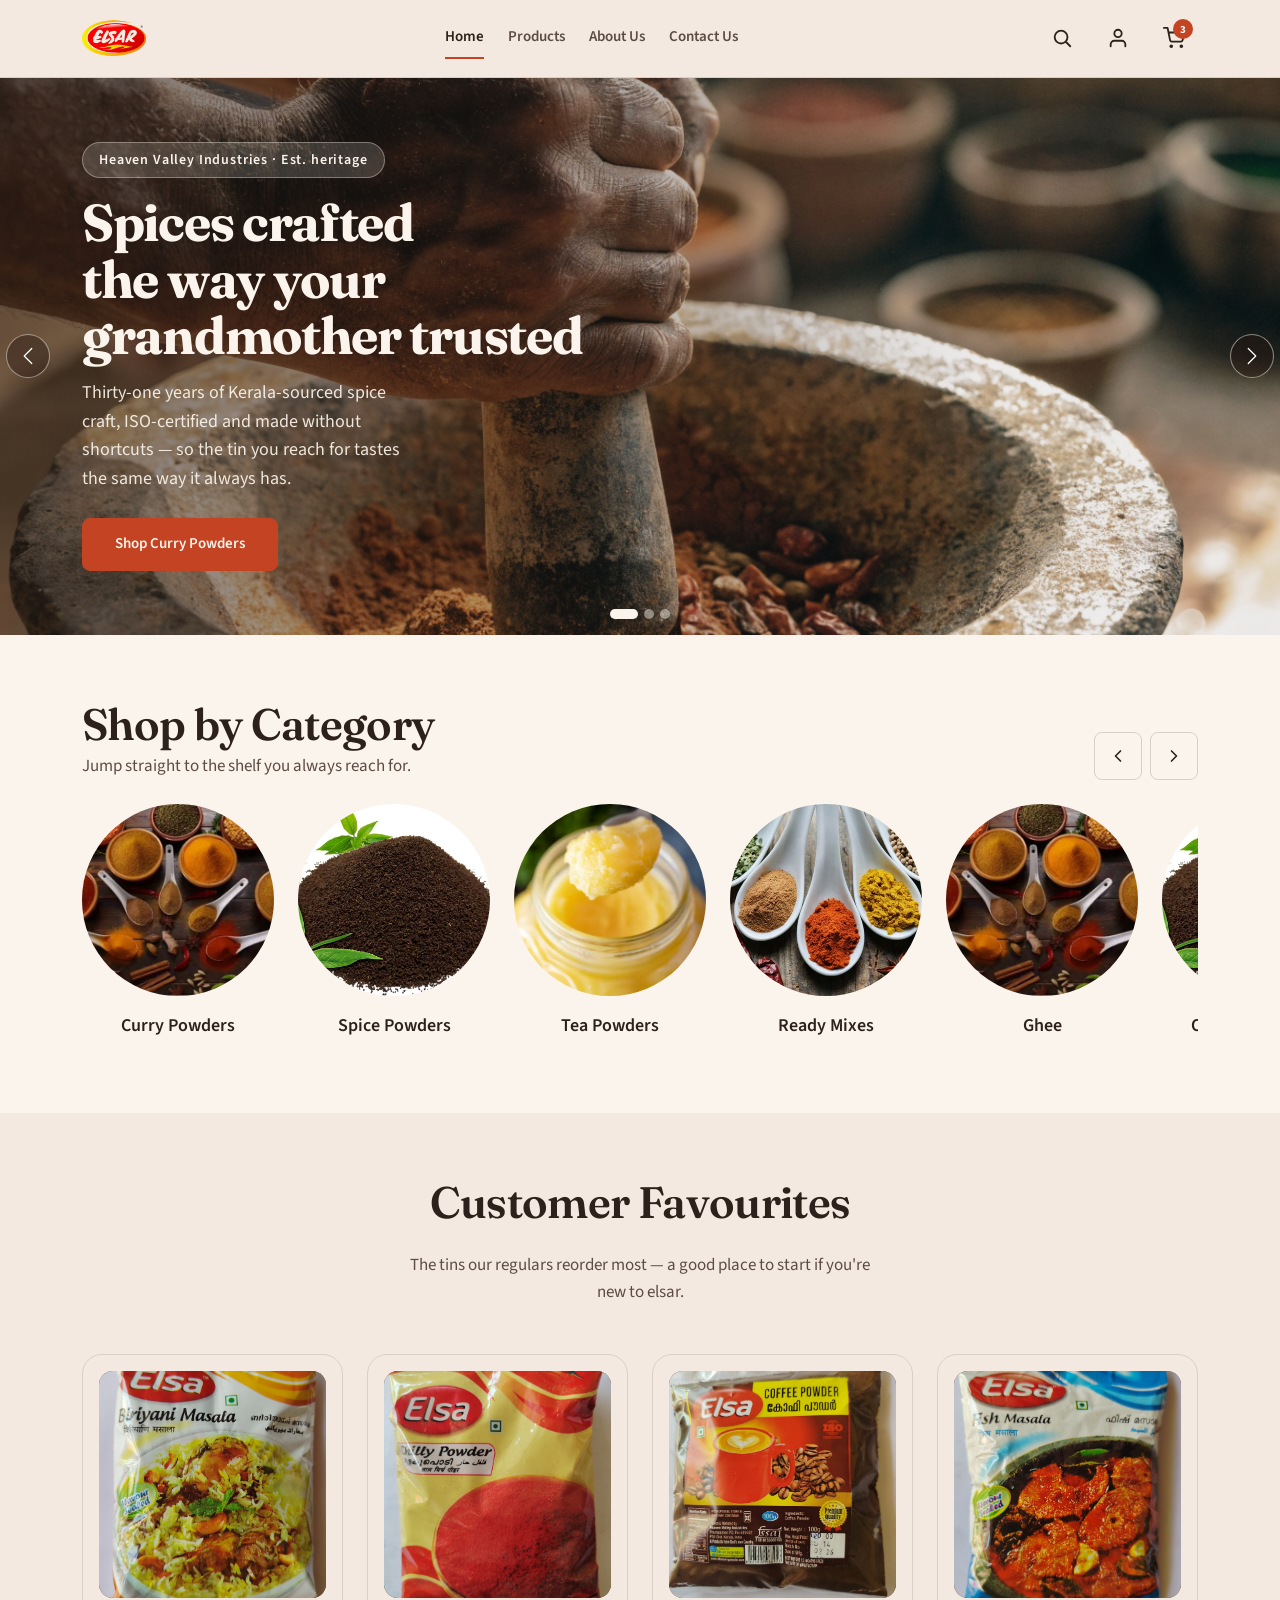
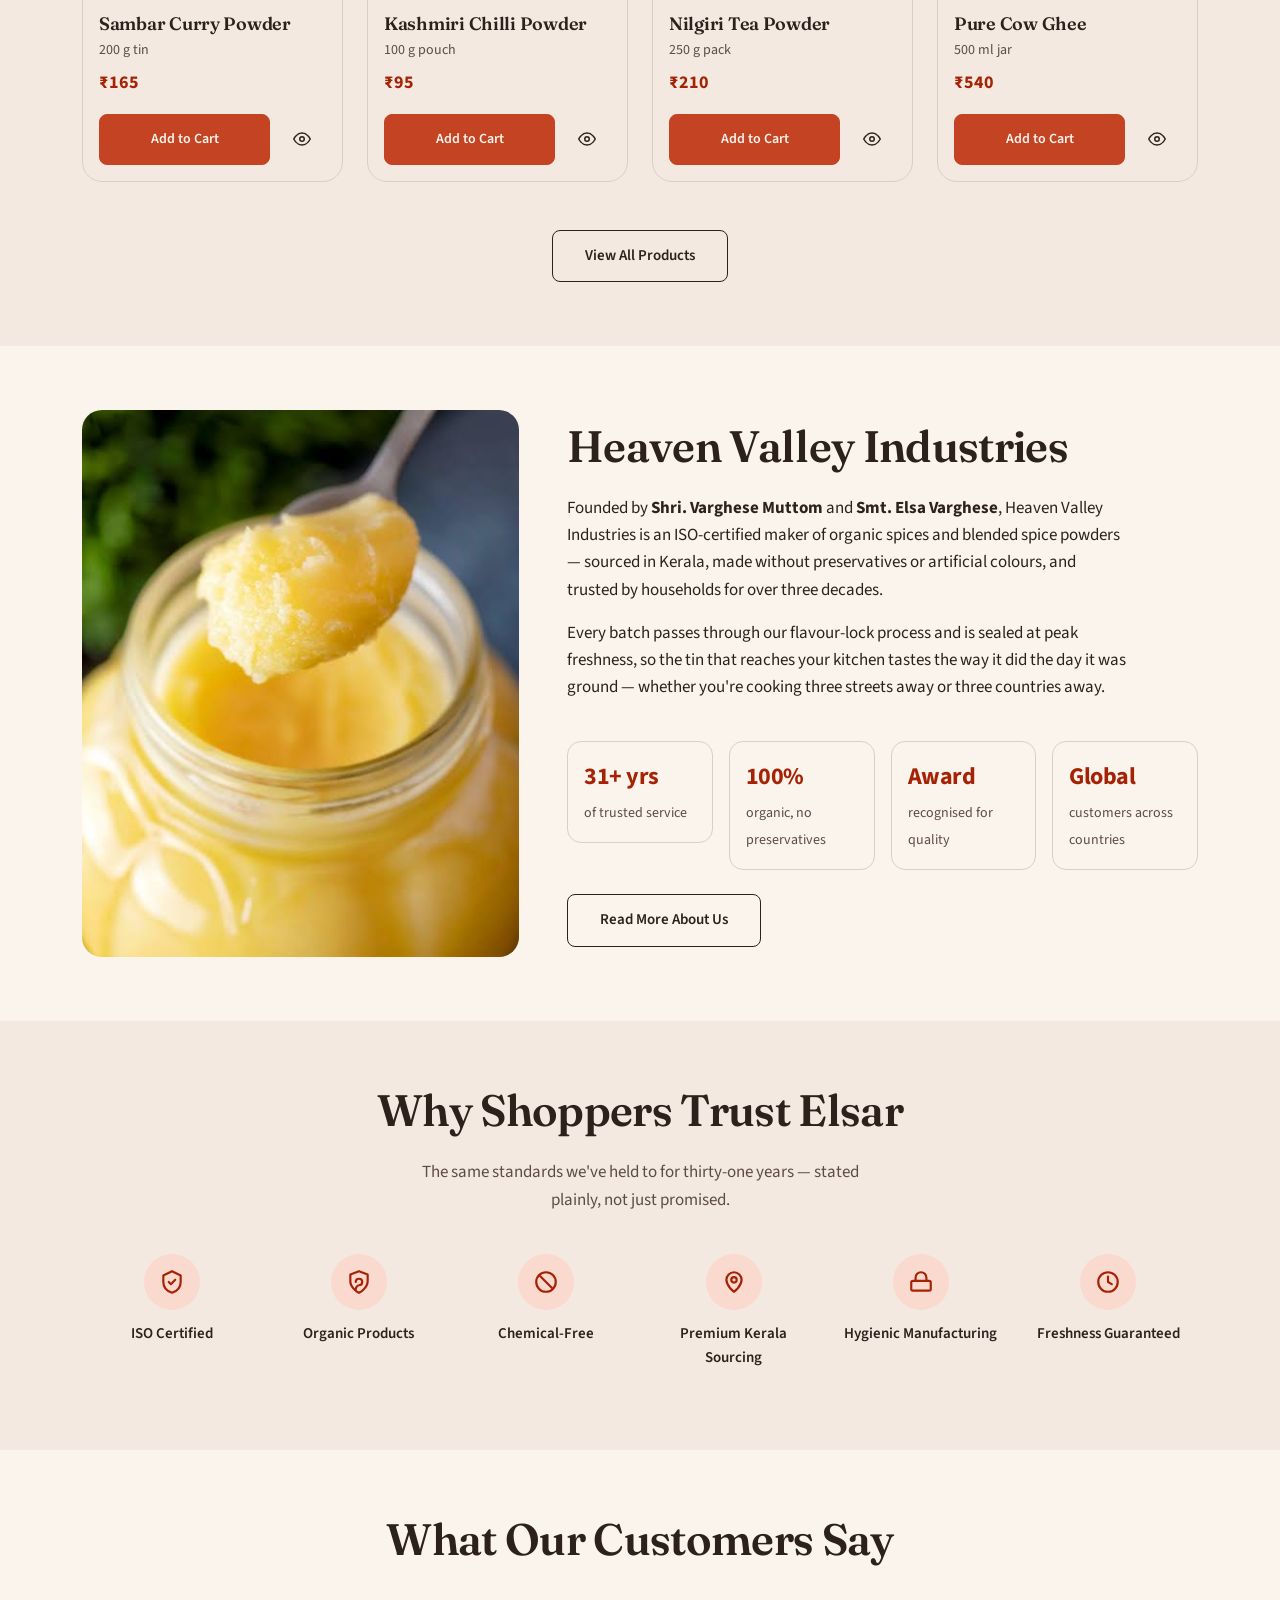
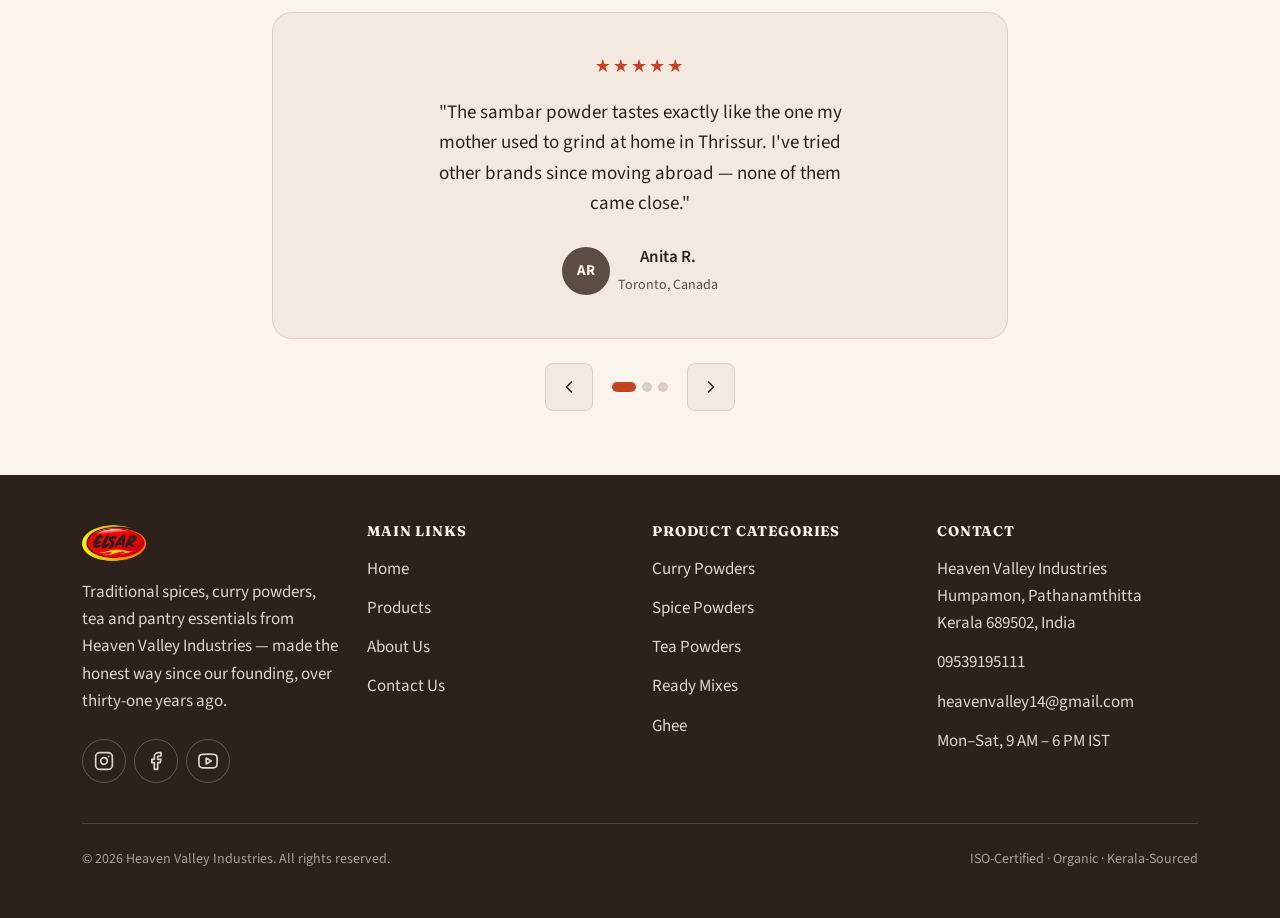
<file: index.html>
﻿<!DOCTYPE html>
<html lang="en">
<head>
  <meta charset="UTF-8">
  <meta name="viewport" content="width=device-width, initial-scale=1">
  <title>elsar — Traditional Spices, Curry Powders &amp; Pantry Essentials | Heaven Valley Industries</title>
  <meta name="description" content="Shop curry powders, spice blends, tea, ready mixes and ghee from Heaven Valley Industries — ISO-certified, organic, Kerala-sourced, made without preservatives or artificial colours.">

  <!-- Bootstrap 5 -->
  <link href="https://cdn.jsdelivr.net/npm/bootstrap@5.3.3/dist/css/bootstrap.min.css" rel="stylesheet">

  <!-- Heritage Pairing: Fraunces (warm display serif) + Source Sans 3 (humanist body sans); self-host in production -->
  <link rel="preconnect" href="https://fonts.googleapis.com">
  <link rel="preconnect" href="https://fonts.gstatic.com" crossorigin>
  <link href="https://fonts.googleapis.com/css2?family=Fraunces:opsz,wght@9..144,500;9..144,600&family=Source+Sans+3:wght@400;500;600;700&display=swap" rel="stylesheet">

  <link rel="stylesheet" href="css/tokens.css">
  <link rel="stylesheet" href="css/styles.css">
</head>
<body>
  <a class="skip-link" href="#main-content">Skip to main content</a>

  <!-- ============================== HEADER ============================== -->
  <header class="site-header sticky-top">
    <div class="container-xl">
      <div class="site-header__bar">

        <a class="brand" href="index.html">
          <img class="brand__logo" src="assets/images/elsar.png" alt="elsar — Heaven Valley Industries" width="168" height="48">
        </a>

        <nav class="primary-nav" aria-label="Primary">
          <a href="index.html" aria-current="page">Home</a>
          <a href="products.html">Products</a>
          <a href="about.html">About Us</a>
          <a href="contact.html">Contact Us</a>
        </nav>

        <div class="d-flex align-items-center gap-2 ms-auto ms-lg-0">

          <button type="button" class="icon-btn" id="searchToggle" aria-haspopup="true" aria-expanded="false" aria-controls="searchPanel" aria-label="Search products">
            <svg width="22" height="22" viewBox="0 0 24 24" fill="none" stroke="currentColor" stroke-width="2" stroke-linecap="round" stroke-linejoin="round" aria-hidden="true">
              <circle cx="11" cy="11" r="7"></circle>
              <line x1="21" y1="21" x2="16.65" y2="16.65"></line>
            </svg>
          </button>

          <div class="account-menu" id="accountMenu">
            <button type="button" class="icon-btn" id="accountMenuTrigger" aria-haspopup="true" aria-expanded="false" aria-controls="accountMenuPanel" aria-label="Account menu">
              <svg width="22" height="22" viewBox="0 0 24 24" fill="none" stroke="currentColor" stroke-width="2" stroke-linecap="round" stroke-linejoin="round" aria-hidden="true">
                <path d="M20 21v-2a4 4 0 0 0-4-4H8a4 4 0 0 0-4 4v2"></path>
                <circle cx="12" cy="7" r="4"></circle>
              </svg>
            </button>
            <div class="account-menu__panel" id="accountMenuPanel" role="menu" aria-label="Account">
              <a href="#" role="menuitem">My Account</a>
              <a href="order-tracking.html" role="menuitem">Track Order</a>
              <a href="login.html" role="menuitem">Sign In</a>
            </div>
          </div>

          <a class="icon-btn" href="cart.html" aria-label="Cart, 3 items">
            <svg width="22" height="22" viewBox="0 0 24 24" fill="none" stroke="currentColor" stroke-width="2" stroke-linecap="round" stroke-linejoin="round" aria-hidden="true">
              <circle cx="9" cy="21" r="1"></circle>
              <circle cx="20" cy="21" r="1"></circle>
              <path d="M1 1h4l2.68 13.39a2 2 0 0 0 2 1.61h9.72a2 2 0 0 0 2-1.61L23 6H6"></path>
            </svg>
            <span class="cart-badge" id="cartBadge">3</span>
          </a>

          <button type="button" class="icon-btn nav-toggle" id="navToggle" aria-haspopup="true" aria-expanded="false" aria-controls="mobileDrawer" aria-label="Open menu">
            <svg width="22" height="22" viewBox="0 0 24 24" fill="none" stroke="currentColor" stroke-width="2" stroke-linecap="round" stroke-linejoin="round" aria-hidden="true">
              <line x1="3" y1="6" x2="21" y2="6"></line>
              <line x1="3" y1="12" x2="21" y2="12"></line>
              <line x1="3" y1="18" x2="21" y2="18"></line>
            </svg>
          </button>

        </div>
      </div>
    </div>

    <div class="search-panel" id="searchPanel">
      <div class="search-panel__inner">
        <div class="container-xl">
          <form class="header-search" role="search" action="#" method="get">
            <label class="visually-hidden" for="site-search">Search products</label>
            <svg width="18" height="18" viewBox="0 0 24 24" fill="none" stroke="currentColor" stroke-width="2" stroke-linecap="round" stroke-linejoin="round" aria-hidden="true">
              <circle cx="11" cy="11" r="7"></circle>
              <line x1="21" y1="21" x2="16.65" y2="16.65"></line>
            </svg>
            <input type="search" id="site-search" name="q" placeholder="Search curry powders, spices, tea…">
            <button type="button" class="icon-btn search-panel__close" id="searchClose" aria-label="Close search">
              <svg width="18" height="18" viewBox="0 0 24 24" fill="none" stroke="currentColor" stroke-width="2" stroke-linecap="round" stroke-linejoin="round" aria-hidden="true">
                <line x1="18" y1="6" x2="6" y2="18"></line>
                <line x1="6" y1="6" x2="18" y2="18"></line>
              </svg>
            </button>
          </form>
        </div>
      </div>
    </div>
  </header>

  <!-- Mobile drawer -->
  <div class="drawer-scrim" id="drawerScrim" hidden></div>
  <nav class="mobile-drawer" id="mobileDrawer" aria-label="Mobile" aria-hidden="true">
    <div class="mobile-drawer__head">
      <span class="brand"><img class="brand__logo" src="assets/images/elsar.png" alt="elsar — Heaven Valley Industries" width="168" height="48"></span>
      <button type="button" class="icon-btn" id="drawerClose" aria-label="Close menu">
        <svg width="20" height="20" viewBox="0 0 24 24" fill="none" stroke="currentColor" stroke-width="2" stroke-linecap="round" stroke-linejoin="round" aria-hidden="true">
          <line x1="18" y1="6" x2="6" y2="18"></line>
          <line x1="6" y1="6" x2="18" y2="18"></line>
        </svg>
      </button>
    </div>
    <div class="mobile-drawer__section">
      <p class="mobile-drawer__label">Browse</p>
      <ul class="mobile-drawer__list">
        <li><a href="index.html">Home</a></li>
        <li><a href="products.html">Products</a></li>
        <li><a href="about.html">About Us</a></li>
        <li><a href="contact.html">Contact Us</a></li>
      </ul>
    </div>
    <div class="mobile-drawer__section">
      <p class="mobile-drawer__label">Account</p>
      <ul class="mobile-drawer__list">
        <li><a href="#">My Account</a></li>
        <li><a href="order-tracking.html">Track Order</a></li>
        <li><a href="login.html">Sign In</a></li>
      </ul>
    </div>
    <div class="mobile-drawer__section" style="border-bottom: none;">
      <p class="mobile-drawer__label">Shopping</p>
      <ul class="mobile-drawer__list">
        <li>
          <a href="cart.html">
            <span class="d-flex align-items-center justify-content-between w-100">
              <span>Your Cart</span>
              <span class="cart-badge" style="position: static;">3</span>
            </span>
          </a>
        </li>
      </ul>
    </div>
  </nav>

  <main id="main-content">

    <!-- ============================== HERO ============================== -->
    <section class="hero" aria-roledescription="carousel" aria-label="Featured highlights">
      <div id="heroCarousel" class="carousel slide" data-bs-ride="carousel" data-bs-pause="hover" data-bs-interval="6500">
        <div class="carousel-indicators">
          <button type="button" data-bs-target="#heroCarousel" data-bs-slide-to="0" class="active" aria-current="true" aria-label="Slide 1: Heritage and quality"></button>
          <button type="button" data-bs-target="#heroCarousel" data-bs-slide-to="1" aria-label="Slide 2: Purity and process"></button>
          <button type="button" data-bs-target="#heroCarousel" data-bs-slide-to="2" aria-label="Slide 3: Full range"></button>
        </div>
        <div class="carousel-inner">

          <div class="carousel-item active">
            <div class="hero-slide" style="background-image: url('assets/images/elsar-hero-1.png');">
              <div class="container-xl">
                <div class="hero-slide__content">
                  <span class="hero-slide__eyebrow">Heaven Valley Industries · Est. heritage</span>
                  <h1 class="hero-slide__title">Spices crafted the way your grandmother trusted</h1>
                  <p class="hero-slide__lede">Thirty-one years of Kerala-sourced spice craft, ISO-certified and made without shortcuts — so the tin you reach for tastes the same way it always has.</p>
                  <a class="btn btn-accent btn-lg" href="products.html">Shop Curry Powders</a>
                </div>
              </div>
            </div>
          </div>

          <div class="carousel-item">
            <div class="hero-slide" style="background-image: url('assets/images/elsar-hero-2.png');">
              <div class="container-xl">
                <div class="hero-slide__content">
                  <span class="hero-slide__eyebrow">No preservatives · No artificial colour</span>
                  <h1 class="hero-slide__title">No preservatives. No artificial colours. Just spice.</h1>
                  <p class="hero-slide__lede">Our flavour-lock process keeps every batch close to how it tasted the day it was ground — nothing added to make it last, nothing added to make it look brighter.</p>
                  <a class="btn btn-accent btn-lg" href="about.html">See What Makes Us Different</a>
                </div>
              </div>
            </div>
          </div>

          <div class="carousel-item">
            <div class="hero-slide" style="background-image: url('assets/images/elsar-hero-3.png');">
              <div class="container-xl">
                <div class="hero-slide__content">
                  <span class="hero-slide__eyebrow">Curry powders · Spice blends · Tea · Mixes · Ghee</span>
                  <h1 class="hero-slide__title">Everything your kitchen reaches for, in one place</h1>
                  <p class="hero-slide__lede">From the everyday curry powder to the ghee you save for festival cooking — restock the staples you already trust in a couple of taps.</p>
                  <a class="btn btn-accent btn-lg" href="products.html">Browse All Products</a>
                </div>
              </div>
            </div>
          </div>

        </div>

        <button class="carousel-control-prev" type="button" data-bs-target="#heroCarousel" data-bs-slide="prev">
          <span class="carousel-control-prev-icon" aria-hidden="true"></span>
          <span class="visually-hidden">Previous slide</span>
        </button>
        <button class="carousel-control-next" type="button" data-bs-target="#heroCarousel" data-bs-slide="next">
          <span class="carousel-control-next-icon" aria-hidden="true"></span>
          <span class="visually-hidden">Next slide</span>
        </button>
      </div>
    </section>

    <!-- ============================== CATEGORIES ============================== -->
    <section class="section section--paper" aria-labelledby="categories-heading">
      <div class="container-xl">
        <div class="d-flex justify-content-between align-items-end flex-wrap gap-3 mb-4">
          <div>
            <h2 class="section-heading mb-1" id="categories-heading">Shop by Category</h2>
            <p class="section-lede mb-0">Jump straight to the shelf you always reach for.</p>
          </div>
          <div class="scroller-controls" role="group" aria-label="Scroll categories">
            <button type="button" class="icon-btn" id="categoryPrev" aria-label="Scroll categories left">
              <svg width="20" height="20" viewBox="0 0 24 24" fill="none" stroke="currentColor" stroke-width="2" stroke-linecap="round" stroke-linejoin="round" aria-hidden="true"><polyline points="15 18 9 12 15 6"></polyline></svg>
            </button>
            <button type="button" class="icon-btn" id="categoryNext" aria-label="Scroll categories right">
              <svg width="20" height="20" viewBox="0 0 24 24" fill="none" stroke="currentColor" stroke-width="2" stroke-linecap="round" stroke-linejoin="round" aria-hidden="true"><polyline points="9 18 15 12 9 6"></polyline></svg>
            </button>
          </div>
        </div>

        <ul class="category-scroller list-unstyled mb-0" id="categoryScroller">
          <li class="category-card-wrap">
            <a class="category-card" href="products.html">
              <span class="category-card__media">
                <img src="assets/images/category-2.jpg" alt="Curry Powders" loading="lazy">
              </span>
              <span class="category-card__title">Curry Powders</span>
            </a>
          </li>
          <li class="category-card-wrap">
            <a class="category-card" href="products.html">
              <span class="category-card__media">
                <img src="assets/images/category-3.jpg" alt="Spice Powders" loading="lazy">
              </span>
              <span class="category-card__title">Spice Powders</span>
            </a>
          </li>
          <li class="category-card-wrap">
            <a class="category-card" href="products.html">
              <span class="category-card__media">
                <img src="assets/images/category-4.jpg" alt="Tea Powders" loading="lazy">
              </span>
              <span class="category-card__title">Tea Powders</span>
            </a>
          </li>
          <li class="category-card-wrap">
            <a class="category-card" href="products.html">
              <span class="category-card__media">
                <img src="assets/images/category-5.webp" alt="Ready Mixes" loading="lazy">
              </span>
              <span class="category-card__title">Ready Mixes</span>
            </a>
          </li>
          <li class="category-card-wrap">
            <a class="category-card" href="products.html">
              <span class="category-card__media">
                <img src="assets/images/category-2.jpg" alt="Ghee" loading="lazy">
              </span>
              <span class="category-card__title">Ghee</span>
            </a>
          </li>
          <li class="category-card-wrap">
            <a class="category-card" href="products.html">
              <span class="category-card__media">
                <img src="assets/images/category-3.jpg" alt="Organic Products" loading="lazy">
              </span>
              <span class="category-card__title">Organic Products</span>
            </a>
          </li>
        </ul>
      </div>
    </section>

    <!-- ============================== FEATURED PRODUCTS ============================== -->
    <section class="section section--surface" id="featured-products" aria-labelledby="featured-heading">
      <div class="container-xl">
        <div class="text-center mx-auto mb-5" style="max-width: 38rem;">
          <h2 class="section-heading" id="featured-heading">Customer Favourites</h2>
          <p class="section-lede mx-auto">The tins our regulars reorder most — a good place to start if you're new to elsar.</p>
        </div>

        <div class="row row-cols-2 row-cols-md-2 row-cols-xl-4 g-4">

          <div class="col">
            <article class="product-card">
              <div class="product-card__media">
                <span class="media-placeholder" data-asset="Product photo, Elsar Sambar Curry Powder 200g tin on neutral backdrop, 1200×1200" aria-hidden="true">Sambar Curry Powder</span>
              </div>
              <h3 class="product-card__name"><a href="product-detail.html" class="stretched-link text-reset text-decoration-none">Sambar Curry Powder</a></h3>
              <p class="product-card__weight">200 g tin</p>
              <p class="product-card__price">₹165</p>
              <div class="product-card__actions">
                <button type="button" class="btn btn-accent btn-add" data-product="Sambar Curry Powder">
                  <span class="btn-add__label">Add to Cart</span>
                </button>
                <button type="button" class="btn btn-quiet" data-quick-view
                  data-name="Sambar Curry Powder" data-weight="200 g tin" data-price="₹165"
                  data-desc="A balanced, slow-roasted blend for everyday sambar — coriander-forward with a gentle chilli warmth, ground in small batches and sealed for freshness."
                  aria-label="Quick view: Sambar Curry Powder">
                  <svg width="18" height="18" viewBox="0 0 24 24" fill="none" stroke="currentColor" stroke-width="2" stroke-linecap="round" stroke-linejoin="round" aria-hidden="true"><path d="M1 12s4-8 11-8 11 8 11 8-4 8-11 8-11-8-11-8z"></path><circle cx="12" cy="12" r="3"></circle></svg>
                </button>
              </div>
            </article>
          </div>

          <div class="col">
            <article class="product-card">
              <div class="product-card__media">
                <span class="media-placeholder" data-asset="Product photo, Elsar Kashmiri Chilli Powder 100g pouch on neutral backdrop, 1200×1200" aria-hidden="true">Kashmiri Chilli Powder</span>
              </div>
              <h3 class="product-card__name"><a href="product-detail.html" class="stretched-link text-reset text-decoration-none">Kashmiri Chilli Powder</a></h3>
              <p class="product-card__weight">100 g pouch</p>
              <p class="product-card__price">₹95</p>
              <div class="product-card__actions">
                <button type="button" class="btn btn-accent btn-add" data-product="Kashmiri Chilli Powder">
                  <span class="btn-add__label">Add to Cart</span>
                </button>
                <button type="button" class="btn btn-quiet" data-quick-view
                  data-name="Kashmiri Chilli Powder" data-weight="100 g pouch" data-price="₹95"
                  data-desc="Prized for colour over heat — stone-ground from sun-dried Kashmiri chillies for the deep red base every good curry starts with."
                  aria-label="Quick view: Kashmiri Chilli Powder">
                  <svg width="18" height="18" viewBox="0 0 24 24" fill="none" stroke="currentColor" stroke-width="2" stroke-linecap="round" stroke-linejoin="round" aria-hidden="true"><path d="M1 12s4-8 11-8 11 8 11 8-4 8-11 8-11-8-11-8z"></path><circle cx="12" cy="12" r="3"></circle></svg>
                </button>
              </div>
            </article>
          </div>

          <div class="col">
            <article class="product-card">
              <div class="product-card__media">
                <span class="media-placeholder" data-asset="Product photo, Elsar Nilgiri Tea Powder 250g pack on neutral backdrop, 1200×1200" aria-hidden="true">Nilgiri Tea Powder</span>
              </div>
              <h3 class="product-card__name"><a href="product-detail.html" class="stretched-link text-reset text-decoration-none">Nilgiri Tea Powder</a></h3>
              <p class="product-card__weight">250 g pack</p>
              <p class="product-card__price">₹210</p>
              <div class="product-card__actions">
                <button type="button" class="btn btn-accent btn-add" data-product="Nilgiri Tea Powder">
                  <span class="btn-add__label">Add to Cart</span>
                </button>
                <button type="button" class="btn btn-quiet" data-quick-view
                  data-name="Nilgiri Tea Powder" data-weight="250 g pack" data-price="₹210"
                  data-desc="A brisk, full-bodied CTC blend from the Nilgiri hills — the everyday cup, brews strong enough for a generous splash of milk."
                  aria-label="Quick view: Nilgiri Tea Powder">
                  <svg width="18" height="18" viewBox="0 0 24 24" fill="none" stroke="currentColor" stroke-width="2" stroke-linecap="round" stroke-linejoin="round" aria-hidden="true"><path d="M1 12s4-8 11-8 11 8 11 8-4 8-11 8-11-8-11-8z"></path><circle cx="12" cy="12" r="3"></circle></svg>
                </button>
              </div>
            </article>
          </div>

          <div class="col">
            <article class="product-card">
              <div class="product-card__media">
                <span class="media-placeholder" data-asset="Product photo, Elsar Pure Cow Ghee 500ml jar on neutral backdrop, 1200×1200" aria-hidden="true">Pure Cow Ghee</span>
              </div>
              <h3 class="product-card__name"><a href="product-detail.html" class="stretched-link text-reset text-decoration-none">Pure Cow Ghee</a></h3>
              <p class="product-card__weight">500 ml jar</p>
              <p class="product-card__price">₹540</p>
              <div class="product-card__actions">
                <button type="button" class="btn btn-accent btn-add" data-product="Pure Cow Ghee">
                  <span class="btn-add__label">Add to Cart</span>
                </button>
                <button type="button" class="btn btn-quiet" data-quick-view
                  data-name="Pure Cow Ghee" data-weight="500 ml jar" data-price="₹540"
                  data-desc="Slow-simmered the traditional way from Kerala cow's milk — the deep aroma that finishes a pot of dal or a festival sweet properly."
                  aria-label="Quick view: Pure Cow Ghee">
                  <svg width="18" height="18" viewBox="0 0 24 24" fill="none" stroke="currentColor" stroke-width="2" stroke-linecap="round" stroke-linejoin="round" aria-hidden="true"><path d="M1 12s4-8 11-8 11 8 11 8-4 8-11 8-11-8-11-8z"></path><circle cx="12" cy="12" r="3"></circle></svg>
                </button>
              </div>
            </article>
          </div>

        </div>

        <div class="text-center mt-5">
          <a class="btn btn-ghost btn-lg" href="products.html">View All Products</a>
        </div>
      </div>
    </section>

    <!-- ============================== ABOUT US ============================== -->
    <section class="section" id="about" aria-labelledby="about-heading">
      <div class="container-xl">
        <div class="row align-items-center g-5">
          <div class="col-12 col-lg-5">
            <div class="about-media">
              <img src="assets/images/category-4.jpg" alt="Heaven Valley Industries — Kerala spice heritage" loading="lazy" style="width:100%;height:100%;object-fit:cover;display:block;">
            </div>
          </div>
          <div class="col-12 col-lg-7">
            <h2 class="section-heading">Heaven Valley Industries</h2>
            <p>Founded by <strong>Shri. Varghese Muttom</strong> and <strong>Smt. Elsa Varghese</strong>, Heaven Valley Industries is an ISO-certified maker of organic spices and blended spice powders — sourced in Kerala, made without preservatives or artificial colours, and trusted by households for over three decades.</p>
            <p>Every batch passes through our flavour-lock process and is sealed at peak freshness, so the tin that reaches your kitchen tastes the way it did the day it was ground — whether you're cooking three streets away or three countries away.</p>

            <div class="row row-cols-2 row-cols-lg-4 g-3 my-4">
              <div class="col">
                <div class="stat-card">
                  <span class="stat-card__value">31+ yrs</span>
                  <span class="stat-card__label">of trusted service</span>
                </div>
              </div>
              <div class="col">
                <div class="stat-card">
                  <span class="stat-card__value">100%</span>
                  <span class="stat-card__label">organic, no preservatives</span>
                </div>
              </div>
              <div class="col">
                <div class="stat-card">
                  <span class="stat-card__value">Award</span>
                  <span class="stat-card__label">recognised for quality</span>
                </div>
              </div>
              <div class="col">
                <div class="stat-card">
                  <span class="stat-card__value">Global</span>
                  <span class="stat-card__label">customers across countries</span>
                </div>
              </div>
            </div>

            <a class="btn btn-ghost" href="about.html">Read More About Us</a>
          </div>
        </div>
      </div>
    </section>

    <!-- ============================== TRUST & QUALITY ============================== -->
    <section class="section section--surface" aria-labelledby="trust-heading">
      <div class="container-xl">
        <div class="text-center mx-auto mb-4" style="max-width: 38rem;">
          <h2 class="section-heading" id="trust-heading">Why Shoppers Trust Elsar</h2>
          <p class="section-lede mx-auto">The same standards we've held to for thirty-one years — stated plainly, not just promised.</p>
        </div>

        <div class="row row-cols-2 row-cols-md-3 row-cols-xl-6 g-2">
          <div class="col">
            <div class="trust-item">
              <span class="trust-item__icon" aria-hidden="true">
                <svg width="26" height="26" viewBox="0 0 24 24" fill="none" stroke="currentColor" stroke-width="2" stroke-linecap="round" stroke-linejoin="round"><path d="M12 2 4 6v6c0 5 3.5 8.5 8 10 4.5-1.5 8-5 8-10V6l-8-4z"></path><path d="m9 12 2 2 4-4"></path></svg>
              </span>
              <p class="trust-item__label mb-0">ISO Certified</p>
            </div>
          </div>
          <div class="col">
            <div class="trust-item">
              <span class="trust-item__icon" aria-hidden="true">
                <svg width="26" height="26" viewBox="0 0 24 24" fill="none" stroke="currentColor" stroke-width="2" stroke-linecap="round" stroke-linejoin="round"><path d="M12 22s8-4 8-11V5l-8-3-8 3v6c0 7 8 11 8 11z"></path><path d="M9 12c0-2 1.5-3 3-3s3 1 3 3-1.5 3-3 3-3 2-3 4"></path></svg>
              </span>
              <p class="trust-item__label mb-0">Organic Products</p>
            </div>
          </div>
          <div class="col">
            <div class="trust-item">
              <span class="trust-item__icon" aria-hidden="true">
                <svg width="26" height="26" viewBox="0 0 24 24" fill="none" stroke="currentColor" stroke-width="2" stroke-linecap="round" stroke-linejoin="round"><circle cx="12" cy="12" r="9"></circle><line x1="6.5" y1="6.5" x2="17.5" y2="17.5"></line></svg>
              </span>
              <p class="trust-item__label mb-0">Chemical-Free</p>
            </div>
          </div>
          <div class="col">
            <div class="trust-item">
              <span class="trust-item__icon" aria-hidden="true">
                <svg width="26" height="26" viewBox="0 0 24 24" fill="none" stroke="currentColor" stroke-width="2" stroke-linecap="round" stroke-linejoin="round"><path d="M12 21s-7-5-7-11a7 7 0 0 1 14 0c0 6-7 11-7 11z"></path><circle cx="12" cy="10" r="2.5"></circle></svg>
              </span>
              <p class="trust-item__label mb-0">Premium Kerala Sourcing</p>
            </div>
          </div>
          <div class="col">
            <div class="trust-item">
              <span class="trust-item__icon" aria-hidden="true">
                <svg width="26" height="26" viewBox="0 0 24 24" fill="none" stroke="currentColor" stroke-width="2" stroke-linecap="round" stroke-linejoin="round"><rect x="3" y="11" width="18" height="9" rx="1.5"></rect><path d="M7 11V8a5 5 0 0 1 10 0v3"></path></svg>
              </span>
              <p class="trust-item__label mb-0">Hygienic Manufacturing</p>
            </div>
          </div>
          <div class="col">
            <div class="trust-item">
              <span class="trust-item__icon" aria-hidden="true">
                <svg width="26" height="26" viewBox="0 0 24 24" fill="none" stroke="currentColor" stroke-width="2" stroke-linecap="round" stroke-linejoin="round"><circle cx="12" cy="12" r="9"></circle><polyline points="12 7 12 12 15.5 14"></polyline></svg>
              </span>
              <p class="trust-item__label mb-0">Freshness Guaranteed</p>
            </div>
          </div>
        </div>
      </div>
    </section>

    <!-- ============================== TESTIMONIALS ============================== -->
    <section class="section" aria-labelledby="testimonials-heading">
      <div class="container-xl">
        <h2 class="section-heading text-center mb-5" id="testimonials-heading">What Our Customers Say</h2>

        <div class="row justify-content-center">
          <div class="col-12 col-md-10 col-lg-8">
            <div id="testimonialCarousel" class="carousel slide" data-bs-ride="false">
              <div class="carousel-inner">

                <div class="carousel-item active">
                  <figure class="testimonial-card mb-0">
                    <div class="testimonial-card__stars" role="img" aria-label="Rated 5 out of 5 stars">★★★★★</div>
                    <blockquote class="testimonial-card__quote">"The sambar powder tastes exactly like the one my mother used to grind at home in Thrissur. I've tried other brands since moving abroad — none of them came close."</blockquote>
                    <figcaption class="testimonial-card__person">
                      <span class="avatar" aria-hidden="true">AR</span>
                      <span>
                        <span class="testimonial-card__name">Anita R.</span>
                        <span class="testimonial-card__place">Toronto, Canada</span>
                      </span>
                    </figcaption>
                  </figure>
                </div>

                <div class="carousel-item">
                  <figure class="testimonial-card mb-0">
                    <div class="testimonial-card__stars" role="img" aria-label="Rated 5 out of 5 stars">★★★★★</div>
                    <blockquote class="testimonial-card__quote">"My mother is 78 and orders her own spice tins now because the website is so easy to use — big buttons, clear prices, nothing confusing. That alone earned my trust in the brand."</blockquote>
                    <figcaption class="testimonial-card__person">
                      <span class="avatar" aria-hidden="true">SM</span>
                      <span>
                        <span class="testimonial-card__name">Suresh M.</span>
                        <span class="testimonial-card__place">Kochi, Kerala</span>
                      </span>
                    </figcaption>
                  </figure>
                </div>

                <div class="carousel-item">
                  <figure class="testimonial-card mb-0">
                    <div class="testimonial-card__stars" role="img" aria-label="Rated 4 out of 5 stars">★★★★<span aria-hidden="true">☆</span></div>
                    <blockquote class="testimonial-card__quote">"The ghee has a depth of flavour that the supermarket brands just don't have, and you can genuinely smell that it's the real thing the moment you open the jar."</blockquote>
                    <figcaption class="testimonial-card__person">
                      <span class="avatar" aria-hidden="true">PJ</span>
                      <span>
                        <span class="testimonial-card__name">Priya J.</span>
                        <span class="testimonial-card__place">Bengaluru, India</span>
                      </span>
                    </figcaption>
                  </figure>
                </div>

              </div>

              <div class="d-flex align-items-center justify-content-center gap-3 mt-4">
                <button class="icon-btn testimonial-control" type="button" data-bs-target="#testimonialCarousel" data-bs-slide="prev">
                  <svg width="20" height="20" viewBox="0 0 24 24" fill="none" stroke="currentColor" stroke-width="2" stroke-linecap="round" stroke-linejoin="round" aria-hidden="true"><polyline points="15 18 9 12 15 6"></polyline></svg>
                  <span class="visually-hidden">Previous testimonial</span>
                </button>
                <div class="carousel-indicators position-static m-0">
                  <button type="button" data-bs-target="#testimonialCarousel" data-bs-slide-to="0" class="active" aria-current="true" aria-label="Testimonial 1"></button>
                  <button type="button" data-bs-target="#testimonialCarousel" data-bs-slide-to="1" aria-label="Testimonial 2"></button>
                  <button type="button" data-bs-target="#testimonialCarousel" data-bs-slide-to="2" aria-label="Testimonial 3"></button>
                </div>
                <button class="icon-btn testimonial-control" type="button" data-bs-target="#testimonialCarousel" data-bs-slide="next">
                  <svg width="20" height="20" viewBox="0 0 24 24" fill="none" stroke="currentColor" stroke-width="2" stroke-linecap="round" stroke-linejoin="round" aria-hidden="true"><polyline points="9 18 15 12 9 6"></polyline></svg>
                  <span class="visually-hidden">Next testimonial</span>
                </button>
              </div>
            </div>
          </div>
        </div>
      </div>
    </section>

  </main>

  <!-- ============================== FOOTER ============================== -->
  <footer class="site-footer" id="contact">
    <div class="container-xl py-5">
      <div class="row row-cols-1 row-cols-md-2 row-cols-lg-4 g-4">

        <div class="col">
          <span class="footer-brand">
            <img class="brand__logo" src="assets/images/elsar.png" alt="elsar — Heaven Valley Industries" width="168" height="48">
          </span>
          <p class="mb-0" style="max-width: 32ch;">Traditional spices, curry powders, tea and pantry essentials from Heaven Valley Industries — made the honest way since our founding, over thirty-one years ago.</p>
          <div class="social-row">
            <a href="#" aria-label="Follow elsar on Instagram">
              <svg width="20" height="20" viewBox="0 0 24 24" fill="none" stroke="currentColor" stroke-width="2" stroke-linecap="round" stroke-linejoin="round" aria-hidden="true"><rect x="2" y="2" width="20" height="20" rx="5"></rect><path d="M16 11.37A4 4 0 1 1 12.63 8 4 4 0 0 1 16 11.37z"></path><line x1="17.5" y1="6.5" x2="17.51" y2="6.5"></line></svg>
            </a>
            <a href="#" aria-label="Follow elsar on Facebook">
              <svg width="20" height="20" viewBox="0 0 24 24" fill="none" stroke="currentColor" stroke-width="2" stroke-linecap="round" stroke-linejoin="round" aria-hidden="true"><path d="M18 2h-3a5 5 0 0 0-5 5v3H7v4h3v8h4v-8h3l1-4h-4V7a1 1 0 0 1 1-1h3z"></path></svg>
            </a>
            <a href="#" aria-label="Subscribe to elsar on YouTube">
              <svg width="20" height="20" viewBox="0 0 24 24" fill="none" stroke="currentColor" stroke-width="2" stroke-linecap="round" stroke-linejoin="round" aria-hidden="true"><path d="M22.5 6.4a3 3 0 0 0-2.1-2.1C18.6 3.7 12 3.7 12 3.7s-6.6 0-8.4.6A3 3 0 0 0 1.5 6.4 31 31 0 0 0 1 12a31 31 0 0 0 .5 5.6 3 3 0 0 0 2.1 2.1c1.8.6 8.4.6 8.4.6s6.6 0 8.4-.6a3 3 0 0 0 2.1-2.1A31 31 0 0 0 23 12a31 31 0 0 0-.5-5.6z"></path><polygon points="9.8 15.5 15.8 12 9.8 8.5 9.8 15.5"></polygon></svg>
            </a>
          </div>
        </div>

        <div class="col">
          <h2 class="footer-heading h6">Main Links</h2>
          <ul class="footer-links">
            <li><a href="index.html">Home</a></li>
            <li><a href="products.html">Products</a></li>
            <li><a href="about.html">About Us</a></li>
            <li><a href="contact.html">Contact Us</a></li>
          </ul>
        </div>

        <div class="col">
          <h2 class="footer-heading h6">Product Categories</h2>
          <ul class="footer-links">
            <li><a href="products.html">Curry Powders</a></li>
            <li><a href="products.html">Spice Powders</a></li>
            <li><a href="products.html">Tea Powders</a></li>
            <li><a href="products.html">Ready Mixes</a></li>
            <li><a href="products.html">Ghee</a></li>
          </ul>
        </div>

        <div class="col">
          <h2 class="footer-heading h6">Contact</h2>
          <ul class="footer-links">
            <li>Heaven Valley Industries<br>Humpamon, Pathanamthitta<br>Kerala 689502, India</li>
            <li><a href="tel:09539195111">09539195111</a></li>
            <li><a href="mailto:heavenvalley14@gmail.com">heavenvalley14@gmail.com</a></li>
            <li>Mon–Sat, 9 AM – 6 PM IST</li>
          </ul>
        </div>

      </div>

      <div class="footer-bottom d-flex flex-wrap justify-content-between gap-2">
        <span>© <span id="footerYear"></span> Heaven Valley Industries. All rights reserved.</span>
        <span>ISO-Certified · Organic · Kerala-Sourced</span>
      </div>
    </div>
  </footer>

  <!-- Quick view dialog -->
  <dialog class="quick-view" id="quickViewDialog" aria-labelledby="quickViewTitle">
    <button type="button" class="icon-btn quick-view__close" id="quickViewClose" aria-label="Close quick view">
      <svg width="20" height="20" viewBox="0 0 24 24" fill="none" stroke="currentColor" stroke-width="2" stroke-linecap="round" stroke-linejoin="round" aria-hidden="true"><line x1="18" y1="6" x2="6" y2="18"></line><line x1="6" y1="6" x2="18" y2="18"></line></svg>
    </button>
    <div class="quick-view__body">
      <div class="quick-view__media">
        <span class="media-placeholder" id="quickViewMedia" aria-hidden="true"></span>
      </div>
      <div>
        <h2 class="h4 mb-1" id="quickViewTitle"></h2>
        <p class="product-card__weight" id="quickViewWeight"></p>
        <p class="product-card__price" id="quickViewPrice"></p>
        <p id="quickViewDesc"></p>
        <button type="button" class="btn btn-accent btn-add" id="quickViewAdd">
          <span class="btn-add__label">Add to Cart</span>
        </button>
      </div>
    </div>
  </dialog>

  <script src="https://cdn.jsdelivr.net/npm/bootstrap@5.3.3/dist/js/bootstrap.bundle.min.js"></script>
  <script src="js/main.js"></script>
</body>
</html>
</file>
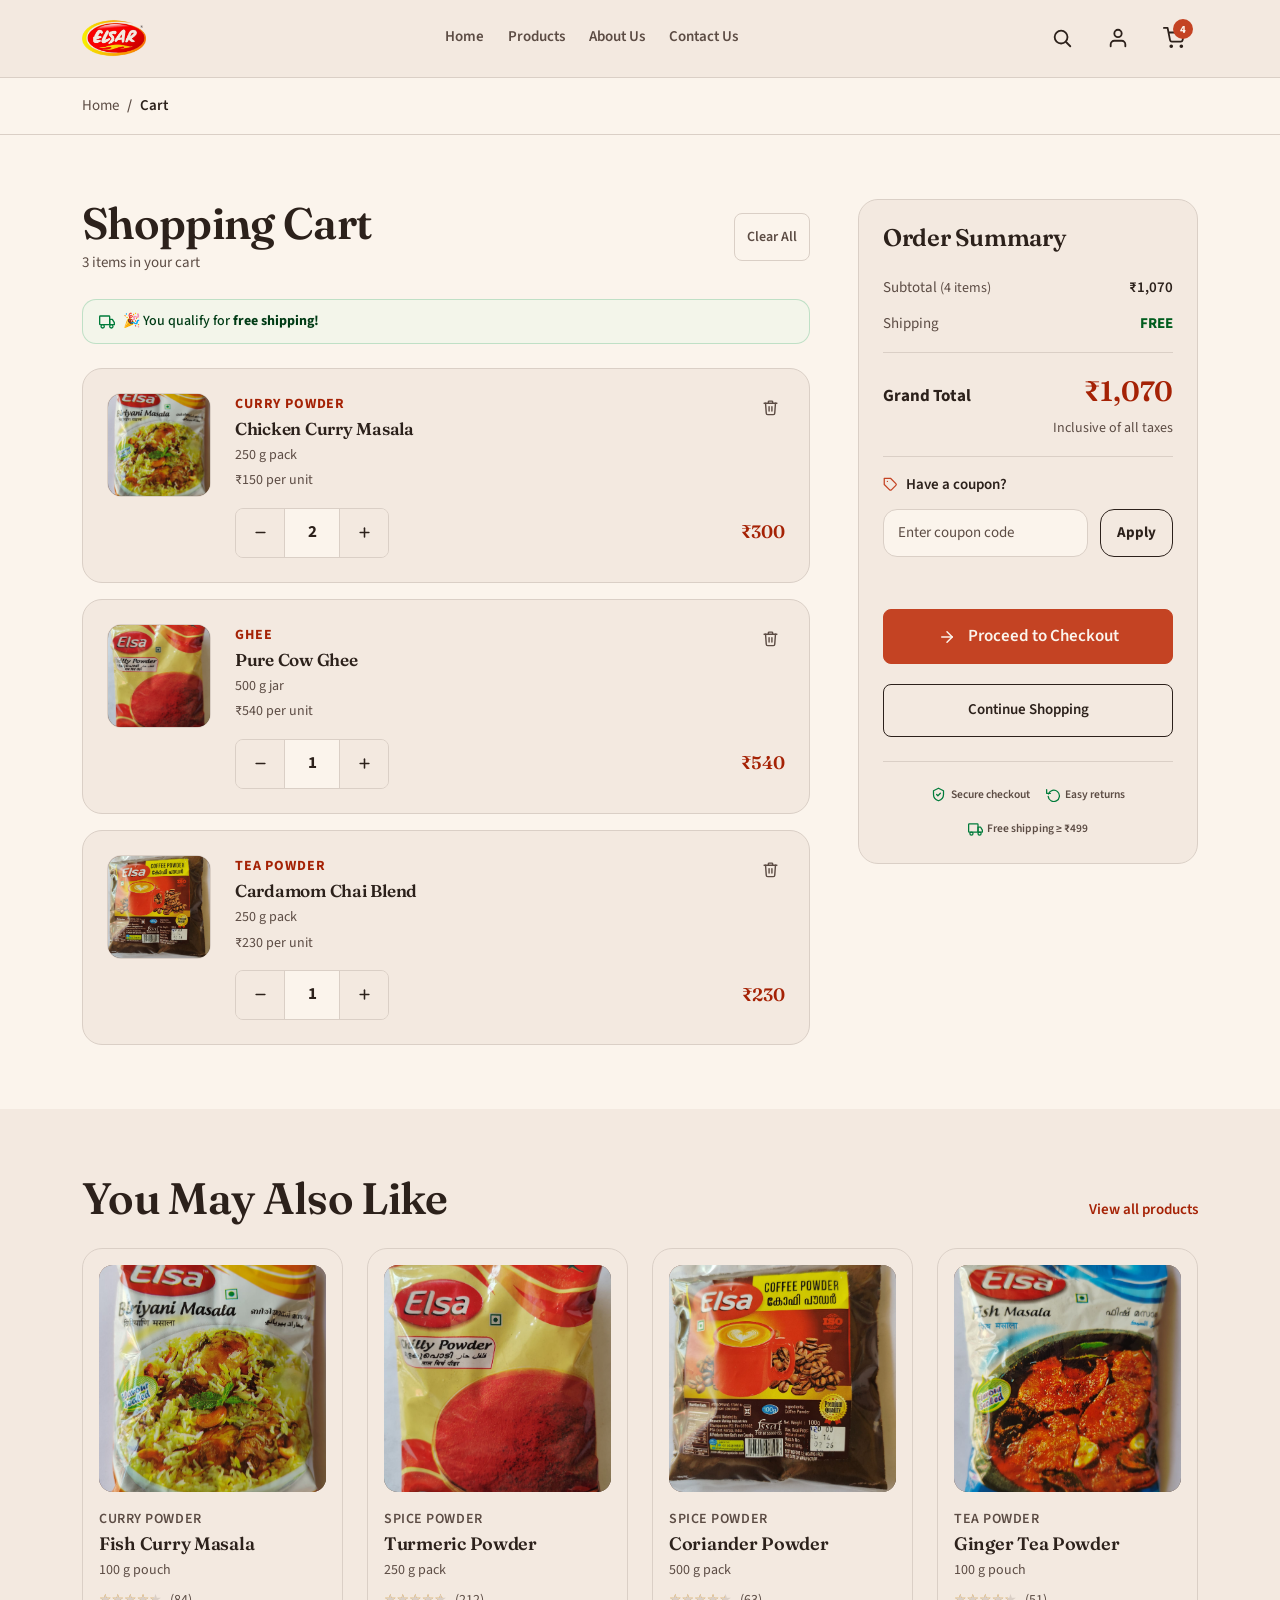
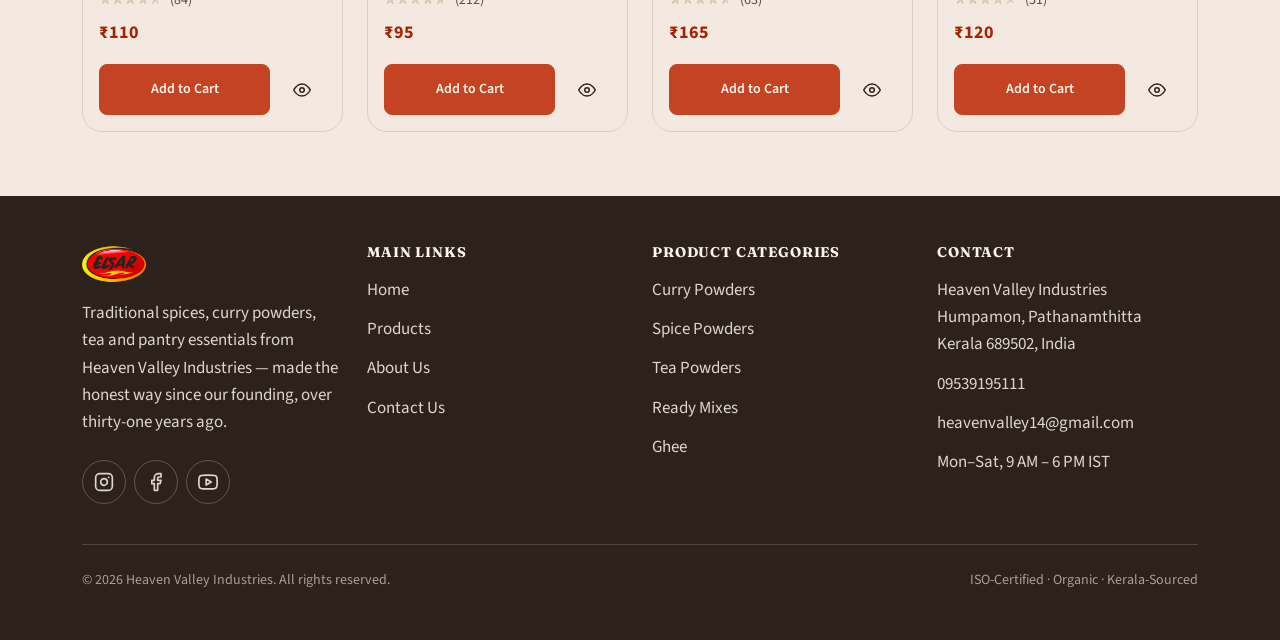
<file: cart.html>
﻿<!DOCTYPE html>
<html lang="en">
<head>
  <meta charset="UTF-8">
  <meta name="viewport" content="width=device-width, initial-scale=1">
  <title>Your Cart — Elsar, Heaven Valley Industries</title>
  <meta name="description" content="Review your cart and proceed to checkout — Elsar organic spices, curry powders, tea and pantry essentials.">

  <link href="https://cdn.jsdelivr.net/npm/bootstrap@5.3.3/dist/css/bootstrap.min.css" rel="stylesheet">
  <link rel="preconnect" href="https://fonts.googleapis.com">
  <link rel="preconnect" href="https://fonts.gstatic.com" crossorigin>
  <link href="https://fonts.googleapis.com/css2?family=Fraunces:opsz,wght@9..144,500;9..144,600&family=Source+Sans+3:wght@400;500;600;700&display=swap" rel="stylesheet">
  <link rel="stylesheet" href="css/tokens.css">
  <link rel="stylesheet" href="css/styles.css">
</head>
<body>
  <a class="skip-link" href="#main-content">Skip to main content</a>

  <!-- HEADER -->
  <header class="site-header sticky-top">
    <div class="container-xl">
      <div class="site-header__bar">
        <a class="brand" href="index.html">
          <img class="brand__logo" src="assets/images/elsar.png" alt="elsar — Heaven Valley Industries" width="168" height="48">
        </a>
        <nav class="primary-nav" aria-label="Primary">
          <a href="index.html">Home</a>
          <a href="products.html">Products</a>
          <a href="about.html">About Us</a>
          <a href="contact.html">Contact Us</a>
        </nav>
        <div class="d-flex align-items-center gap-2 ms-auto ms-lg-0">
          <button type="button" class="icon-btn" id="searchToggle" aria-haspopup="true" aria-expanded="false" aria-controls="searchPanel" aria-label="Search products">
            <svg width="22" height="22" viewBox="0 0 24 24" fill="none" stroke="currentColor" stroke-width="2" stroke-linecap="round" stroke-linejoin="round" aria-hidden="true"><circle cx="11" cy="11" r="7"></circle><line x1="21" y1="21" x2="16.65" y2="16.65"></line></svg>
          </button>
          <div class="account-menu" id="accountMenu">
            <button type="button" class="icon-btn" id="accountMenuTrigger" aria-haspopup="true" aria-expanded="false" aria-controls="accountMenuPanel" aria-label="Account menu">
              <svg width="22" height="22" viewBox="0 0 24 24" fill="none" stroke="currentColor" stroke-width="2" stroke-linecap="round" stroke-linejoin="round" aria-hidden="true"><path d="M20 21v-2a4 4 0 0 0-4-4H8a4 4 0 0 0-4 4v2"></path><circle cx="12" cy="7" r="4"></circle></svg>
            </button>
            <div class="account-menu__panel" id="accountMenuPanel" role="menu" aria-label="Account">
              <a href="#" role="menuitem">My Account</a>
              <a href="order-tracking.html" role="menuitem">Track Order</a>
              <a href="login.html" role="menuitem">Sign In</a>
            </div>
          </div>
          <a class="icon-btn" href="cart.html" aria-label="Cart, 4 items" aria-current="page">
            <svg width="22" height="22" viewBox="0 0 24 24" fill="none" stroke="currentColor" stroke-width="2" stroke-linecap="round" stroke-linejoin="round" aria-hidden="true"><circle cx="9" cy="21" r="1"></circle><circle cx="20" cy="21" r="1"></circle><path d="M1 1h4l2.68 13.39a2 2 0 0 0 2 1.61h9.72a2 2 0 0 0 2-1.61L23 6H6"></path></svg>
            <span class="cart-badge" id="cartBadge">4</span>
          </a>
          <button type="button" class="icon-btn nav-toggle" id="navToggle" aria-haspopup="true" aria-expanded="false" aria-controls="mobileDrawer" aria-label="Open menu">
            <svg width="22" height="22" viewBox="0 0 24 24" fill="none" stroke="currentColor" stroke-width="2" stroke-linecap="round" stroke-linejoin="round" aria-hidden="true"><line x1="3" y1="6" x2="21" y2="6"></line><line x1="3" y1="12" x2="21" y2="12"></line><line x1="3" y1="18" x2="21" y2="18"></line></svg>
          </button>
        </div>
      </div>
    </div>
    <div class="search-panel" id="searchPanel">
      <div class="search-panel__inner">
        <div class="container-xl">
          <form class="header-search" role="search" action="#" method="get">
            <label class="visually-hidden" for="site-search">Search products</label>
            <svg width="18" height="18" viewBox="0 0 24 24" fill="none" stroke="currentColor" stroke-width="2" stroke-linecap="round" stroke-linejoin="round" aria-hidden="true"><circle cx="11" cy="11" r="7"></circle><line x1="21" y1="21" x2="16.65" y2="16.65"></line></svg>
            <input type="search" id="site-search" name="q" placeholder="Search curry powders, spices, tea…">
            <button type="button" class="icon-btn search-panel__close" id="searchClose" aria-label="Close search">
              <svg width="18" height="18" viewBox="0 0 24 24" fill="none" stroke="currentColor" stroke-width="2" stroke-linecap="round" stroke-linejoin="round" aria-hidden="true"><line x1="18" y1="6" x2="6" y2="18"></line><line x1="6" y1="6" x2="18" y2="18"></line></svg>
            </button>
          </form>
        </div>
      </div>
    </div>
  </header>

  <!-- Mobile drawer -->
  <div class="drawer-scrim" id="drawerScrim" hidden></div>
  <nav class="mobile-drawer" id="mobileDrawer" aria-label="Mobile" aria-hidden="true">
    <div class="mobile-drawer__head">
      <span class="brand"><img class="brand__logo" src="assets/images/elsar.png" alt="elsar — Heaven Valley Industries" width="168" height="48"></span>
      <button type="button" class="icon-btn" id="drawerClose" aria-label="Close menu">
        <svg width="20" height="20" viewBox="0 0 24 24" fill="none" stroke="currentColor" stroke-width="2" stroke-linecap="round" stroke-linejoin="round" aria-hidden="true"><line x1="18" y1="6" x2="6" y2="18"></line><line x1="6" y1="6" x2="18" y2="18"></line></svg>
      </button>
    </div>
    <div class="mobile-drawer__section">
      <p class="mobile-drawer__label">Browse</p>
      <ul class="mobile-drawer__list">
        <li><a href="index.html">Home</a></li>
        <li><a href="products.html">Products</a></li>
        <li><a href="about.html">About Us</a></li>
        <li><a href="contact.html">Contact Us</a></li>
      </ul>
    </div>
    <div class="mobile-drawer__section">
      <p class="mobile-drawer__label">Account</p>
      <ul class="mobile-drawer__list">
        <li><a href="#">My Account</a></li>
        <li><a href="order-tracking.html">Track Order</a></li>
        <li><a href="login.html">Sign In</a></li>
      </ul>
    </div>
    <div class="mobile-drawer__section" style="border-bottom:none;">
      <p class="mobile-drawer__label">Shopping</p>
      <ul class="mobile-drawer__list">
        <li>
          <a href="cart.html" aria-current="page">
            <span class="d-flex align-items-center justify-content-between w-100">
              <span>Your Cart</span>
              <span class="cart-badge" style="position:static;" id="drawerCartBadge">4</span>
            </span>
          </a>
        </li>
      </ul>
    </div>
  </nav>

  <main id="main-content">

    <!-- BREADCRUMB -->
    <div class="page-banner page-banner--slim">
      <div class="container-xl">
        <nav aria-label="Breadcrumb">
          <ol class="breadcrumb mb-0">
            <li class="breadcrumb-item"><a href="index.html">Home</a></li>
            <li class="breadcrumb-item active" aria-current="page">Cart</li>
          </ol>
        </nav>
      </div>
    </div>

    <!-- CART SECTION -->
    <section class="section" aria-label="Shopping cart">
      <div class="container-xl">
        <div class="row g-4 g-lg-5" id="cartSection">

          <!-- LEFT: Cart Items -->
          <div class="col-12 col-lg-8">

            <!-- Section header -->
            <div class="cart-header">
              <div>
                <h1 class="cart-title">Shopping Cart</h1>
                <p class="cart-subtitle" id="cartSubtitle">4 items in your cart</p>
              </div>
              <button type="button" class="btn btn-ghost cart-clear-btn" id="clearCartBtn" aria-label="Remove all items from cart">
                Clear All
              </button>
            </div>

            <!-- Free shipping progress bar -->
            <div class="cart-shipping-bar" id="shippingBar">
              <div class="cart-shipping-bar__inner">
                <svg width="16" height="16" viewBox="0 0 24 24" fill="none" stroke="currentColor" stroke-width="2" stroke-linecap="round" stroke-linejoin="round" aria-hidden="true"><rect x="1" y="3" width="15" height="13" rx="1"></rect><path d="M16 8h4l3 5v3h-7V8z"></path><circle cx="5.5" cy="18.5" r="2.5"></circle><circle cx="18.5" cy="18.5" r="2.5"></circle></svg>
                <span id="shippingBarMsg">🎉 You qualify for <strong>free shipping!</strong></span>
              </div>
              <div class="cart-shipping-bar__track" id="shippingTrack" hidden>
                <div class="cart-shipping-bar__fill" id="shippingFill" style="width:0%"></div>
              </div>
            </div>

            <!-- Cart items list -->
            <div class="cart-items-list" id="cartList" aria-live="polite" aria-label="Cart items">

              <!-- Item 1: Chicken Curry Masala -->
              <article class="cart-item" data-id="1" data-price="150">
                <div class="cart-item__img">
                  <span class="media-placeholder cart-item__media" aria-hidden="true">Chicken Curry Masala</span>
                </div>
                <div class="cart-item__body">
                  <div class="cart-item__top">
                    <div class="cart-item__info">
                      <p class="cart-item__cat">Curry Powder</p>
                      <h3 class="cart-item__name">
                        <a href="product-detail.html">Chicken Curry Masala</a>
                      </h3>
                      <p class="cart-item__variant">250 g pack</p>
                      <p class="cart-item__unit-price">₹150 per unit</p>
                    </div>
                    <button type="button" class="cart-item__remove" aria-label="Remove Chicken Curry Masala from cart">
                      <svg width="17" height="17" viewBox="0 0 24 24" fill="none" stroke="currentColor" stroke-width="2" stroke-linecap="round" stroke-linejoin="round" aria-hidden="true"><polyline points="3 6 5 6 21 6"></polyline><path d="M19 6l-1 14a2 2 0 0 1-2 2H8a2 2 0 0 1-2-2L5 6"></path><path d="M10 11v6"></path><path d="M14 11v6"></path><path d="M9 6V4a1 1 0 0 1 1-1h4a1 1 0 0 1 1 1v2"></path></svg>
                    </button>
                  </div>
                  <div class="cart-item__foot">
                    <div class="qty-selector">
                      <button type="button" class="qty-btn cart-dec" aria-label="Decrease quantity of Chicken Curry Masala">
                        <svg width="15" height="15" viewBox="0 0 24 24" fill="none" stroke="currentColor" stroke-width="2.5" stroke-linecap="round" aria-hidden="true"><line x1="5" y1="12" x2="19" y2="12"></line></svg>
                      </button>
                      <input type="number" class="qty-input cart-qty" value="2" min="1" max="99" aria-label="Quantity" readonly>
                      <button type="button" class="qty-btn cart-inc" aria-label="Increase quantity of Chicken Curry Masala">
                        <svg width="15" height="15" viewBox="0 0 24 24" fill="none" stroke="currentColor" stroke-width="2.5" stroke-linecap="round" aria-hidden="true"><line x1="12" y1="5" x2="12" y2="19"></line><line x1="5" y1="12" x2="19" y2="12"></line></svg>
                      </button>
                    </div>
                    <span class="cart-item__total">₹300</span>
                  </div>
                </div>
              </article>

              <!-- Item 2: Pure Cow Ghee -->
              <article class="cart-item" data-id="2" data-price="540">
                <div class="cart-item__img">
                  <span class="media-placeholder cart-item__media" aria-hidden="true">Pure Cow Ghee</span>
                </div>
                <div class="cart-item__body">
                  <div class="cart-item__top">
                    <div class="cart-item__info">
                      <p class="cart-item__cat">Ghee</p>
                      <h3 class="cart-item__name">
                        <a href="product-detail.html">Pure Cow Ghee</a>
                      </h3>
                      <p class="cart-item__variant">500 g jar</p>
                      <p class="cart-item__unit-price">₹540 per unit</p>
                    </div>
                    <button type="button" class="cart-item__remove" aria-label="Remove Pure Cow Ghee from cart">
                      <svg width="17" height="17" viewBox="0 0 24 24" fill="none" stroke="currentColor" stroke-width="2" stroke-linecap="round" stroke-linejoin="round" aria-hidden="true"><polyline points="3 6 5 6 21 6"></polyline><path d="M19 6l-1 14a2 2 0 0 1-2 2H8a2 2 0 0 1-2-2L5 6"></path><path d="M10 11v6"></path><path d="M14 11v6"></path><path d="M9 6V4a1 1 0 0 1 1-1h4a1 1 0 0 1 1 1v2"></path></svg>
                    </button>
                  </div>
                  <div class="cart-item__foot">
                    <div class="qty-selector">
                      <button type="button" class="qty-btn cart-dec" aria-label="Decrease quantity of Pure Cow Ghee">
                        <svg width="15" height="15" viewBox="0 0 24 24" fill="none" stroke="currentColor" stroke-width="2.5" stroke-linecap="round" aria-hidden="true"><line x1="5" y1="12" x2="19" y2="12"></line></svg>
                      </button>
                      <input type="number" class="qty-input cart-qty" value="1" min="1" max="99" aria-label="Quantity" readonly>
                      <button type="button" class="qty-btn cart-inc" aria-label="Increase quantity of Pure Cow Ghee">
                        <svg width="15" height="15" viewBox="0 0 24 24" fill="none" stroke="currentColor" stroke-width="2.5" stroke-linecap="round" aria-hidden="true"><line x1="12" y1="5" x2="12" y2="19"></line><line x1="5" y1="12" x2="19" y2="12"></line></svg>
                      </button>
                    </div>
                    <span class="cart-item__total">₹540</span>
                  </div>
                </div>
              </article>

              <!-- Item 3: Cardamom Chai Blend -->
              <article class="cart-item" data-id="3" data-price="230">
                <div class="cart-item__img">
                  <span class="media-placeholder cart-item__media" aria-hidden="true">Cardamom Chai Blend</span>
                </div>
                <div class="cart-item__body">
                  <div class="cart-item__top">
                    <div class="cart-item__info">
                      <p class="cart-item__cat">Tea Powder</p>
                      <h3 class="cart-item__name">
                        <a href="product-detail.html">Cardamom Chai Blend</a>
                      </h3>
                      <p class="cart-item__variant">250 g pack</p>
                      <p class="cart-item__unit-price">₹230 per unit</p>
                    </div>
                    <button type="button" class="cart-item__remove" aria-label="Remove Cardamom Chai Blend from cart">
                      <svg width="17" height="17" viewBox="0 0 24 24" fill="none" stroke="currentColor" stroke-width="2" stroke-linecap="round" stroke-linejoin="round" aria-hidden="true"><polyline points="3 6 5 6 21 6"></polyline><path d="M19 6l-1 14a2 2 0 0 1-2 2H8a2 2 0 0 1-2-2L5 6"></path><path d="M10 11v6"></path><path d="M14 11v6"></path><path d="M9 6V4a1 1 0 0 1 1-1h4a1 1 0 0 1 1 1v2"></path></svg>
                    </button>
                  </div>
                  <div class="cart-item__foot">
                    <div class="qty-selector">
                      <button type="button" class="qty-btn cart-dec" aria-label="Decrease quantity of Cardamom Chai Blend">
                        <svg width="15" height="15" viewBox="0 0 24 24" fill="none" stroke="currentColor" stroke-width="2.5" stroke-linecap="round" aria-hidden="true"><line x1="5" y1="12" x2="19" y2="12"></line></svg>
                      </button>
                      <input type="number" class="qty-input cart-qty" value="1" min="1" max="99" aria-label="Quantity" readonly>
                      <button type="button" class="qty-btn cart-inc" aria-label="Increase quantity of Cardamom Chai Blend">
                        <svg width="15" height="15" viewBox="0 0 24 24" fill="none" stroke="currentColor" stroke-width="2.5" stroke-linecap="round" aria-hidden="true"><line x1="12" y1="5" x2="12" y2="19"></line><line x1="5" y1="12" x2="19" y2="12"></line></svg>
                      </button>
                    </div>
                    <span class="cart-item__total">₹230</span>
                  </div>
                </div>
              </article>

            </div>

            <!-- Empty cart state -->
            <div class="cart-empty" id="cartEmpty" hidden>
              <div class="cart-empty__icon" aria-hidden="true">
                <svg viewBox="0 0 24 24" fill="none" stroke="currentColor" stroke-width="1.25" stroke-linecap="round" stroke-linejoin="round"><circle cx="9" cy="21" r="1"></circle><circle cx="20" cy="21" r="1"></circle><path d="M1 1h4l2.68 13.39a2 2 0 0 0 2 1.61h9.72a2 2 0 0 0 2-1.61L23 6H6"></path></svg>
              </div>
              <h2 class="cart-empty__heading">Your cart is empty</h2>
              <p class="cart-empty__text">Looks like you haven't added anything yet. Browse our range of organic spices, curry powders, and pantry essentials.</p>
              <a href="products.html" class="btn btn-accent">Browse Products</a>
            </div>

          </div>

          <!-- RIGHT: Order Summary -->
          <div class="col-12 col-lg-4" id="summaryCol">
            <div class="cart-summary" id="cartSummary">

              <h2 class="cart-summary__title">Order Summary</h2>

              <div class="cart-summary__lines">
                <div class="cart-summary__line">
                  <span>Subtotal <span class="cart-summary__item-count">(<span id="itemCount">4</span> items)</span></span>
                  <span id="summarySubtotal" class="cart-summary__val">₹1,070</span>
                </div>
                <div class="cart-summary__line cart-summary__line--discount" id="discountRow" hidden>
                  <span>Discount
                    <span class="cart-coupon-tag" id="appliedCouponTag"></span>
                  </span>
                  <span id="summaryDiscount" class="cart-summary__val">-₹0</span>
                </div>
                <div class="cart-summary__line">
                  <span>Shipping</span>
                  <span id="summaryShipping" class="cart-summary__val cart-summary__val--free">FREE</span>
                </div>
              </div>

              <div class="cart-summary__divider"></div>

              <div class="cart-summary__total-row">
                <span class="cart-summary__total-label">Grand Total</span>
                <span class="cart-summary__total-amount" id="summaryTotal">₹1,070</span>
              </div>

              <p class="cart-summary__tax-note">Inclusive of all taxes</p>

              <div class="cart-summary__divider"></div>

              <!-- Coupon -->
              <div class="coupon-section">
                <p class="coupon-section__label">
                  <svg width="15" height="15" viewBox="0 0 24 24" fill="none" stroke="currentColor" stroke-width="2" stroke-linecap="round" stroke-linejoin="round" aria-hidden="true"><path d="M20.59 13.41l-7.17 7.17a2 2 0 0 1-2.83 0L2 12V2h10l8.59 8.59a2 2 0 0 1 0 2.82z"></path><line x1="7" y1="7" x2="7.01" y2="7"></line></svg>
                  Have a coupon?
                </p>
                <div class="coupon-input-group" id="couponInputGroup">
                  <input type="text" id="couponInput" placeholder="Enter coupon code" aria-label="Coupon code" autocomplete="off" spellcheck="false">
                  <button type="button" class="btn btn-ghost coupon-apply-btn" id="applyCouponBtn">Apply</button>
                </div>
                <p class="coupon-msg" id="couponMsg" aria-live="polite"></p>
                <button type="button" class="coupon-remove-btn" id="removeCouponBtn" hidden>
                  <svg width="13" height="13" viewBox="0 0 24 24" fill="none" stroke="currentColor" stroke-width="2.5" stroke-linecap="round" aria-hidden="true"><line x1="18" y1="6" x2="6" y2="18"></line><line x1="6" y1="6" x2="18" y2="18"></line></svg>
                  Remove coupon
                </button>
              </div>

              <!-- Checkout -->
              <a href="checkout.html" class="btn btn-accent w-100 cart-checkout-btn" id="checkoutBtn">
                <svg width="18" height="18" viewBox="0 0 24 24" fill="none" stroke="currentColor" stroke-width="2" stroke-linecap="round" stroke-linejoin="round" aria-hidden="true"><path d="M5 12h14"></path><path d="m12 5 7 7-7 7"></path></svg>
                Proceed to Checkout
              </a>

              <a href="products.html" class="btn btn-ghost w-100 mt-2">
                Continue Shopping
              </a>

              <!-- Trust badges -->
              <div class="cart-trust">
                <div class="cart-trust-item">
                  <svg width="15" height="15" viewBox="0 0 24 24" fill="none" stroke="currentColor" stroke-width="2" stroke-linecap="round" stroke-linejoin="round" aria-hidden="true"><path d="M12 2 4 6v6c0 5 3.5 8.5 8 10 4.5-1.5 8-5 8-10V6l-8-4z"></path><path d="m9 12 2 2 4-4"></path></svg>
                  <span>Secure checkout</span>
                </div>
                <div class="cart-trust-item">
                  <svg width="15" height="15" viewBox="0 0 24 24" fill="none" stroke="currentColor" stroke-width="2" stroke-linecap="round" stroke-linejoin="round" aria-hidden="true"><polyline points="1 4 1 10 7 10"></polyline><path d="M3.51 15a9 9 0 1 0 .49-3.86"></path></svg>
                  <span>Easy returns</span>
                </div>
                <div class="cart-trust-item">
                  <svg width="15" height="15" viewBox="0 0 24 24" fill="none" stroke="currentColor" stroke-width="2" stroke-linecap="round" stroke-linejoin="round" aria-hidden="true"><rect x="1" y="3" width="15" height="13" rx="1"></rect><path d="M16 8h4l3 5v3h-7V8z"></path><circle cx="5.5" cy="18.5" r="2.5"></circle><circle cx="18.5" cy="18.5" r="2.5"></circle></svg>
                  <span>Free shipping ≥ ₹499</span>
                </div>
              </div>

            </div>
          </div>

        </div>
      </div>
    </section>

    <!-- YOU MAY ALSO LIKE -->
    <section class="section section--surface" aria-labelledby="cart-related-heading">
      <div class="container-xl">
        <div class="d-flex align-items-baseline justify-content-between mb-4 flex-wrap gap-3">
          <h2 class="section-heading mb-0" id="cart-related-heading">You May Also Like</h2>
          <a href="products.html" class="pdp-view-all">View all products</a>
        </div>

        <div class="row row-cols-2 row-cols-md-2 row-cols-lg-4 g-4" id="cartRelatedGrid">

          <div class="col">
            <article class="product-card" data-category="curry-powders" data-price="110" data-availability="in-stock">
              <div class="product-card__media">
                <span class="media-placeholder" aria-hidden="true">Fish Curry Masala</span>
              </div>
              <div class="product-card__body">
                <p class="product-card__category">Curry Powder</p>
                <h3 class="product-card__name"><a href="product-detail.html" class="stretched-link text-reset text-decoration-none">Fish Curry Masala</a></h3>
                <p class="product-card__weight">100 g pouch</p>
                <div class="product-card__rating" aria-label="4.4 out of 5 stars">
                  <span class="star-rating star-rating--sm"><span class="star-rating__stars"><span class="star-rating__fill" style="--pct:88%">★★★★★</span><span class="star-rating__empty" aria-hidden="true">★★★★★</span></span></span>
                  <span class="product-card__rating-count">(84)</span>
                </div>
                <p class="product-card__price">₹110</p>
                <div class="product-card__actions">
                  <button type="button" class="btn btn-accent btn-add" data-product="Fish Curry Masala"><span class="btn-add__label">Add to Cart</span></button>
                  <button type="button" class="btn btn-quiet" data-quick-view data-name="Fish Curry Masala" data-weight="100 g pouch" data-price="₹110" data-desc="Tamarind-forward and coastal in character — the blend Kerala kitchens reach for when the catch of the day needs nothing more than a pot and patience." aria-label="View details: Fish Curry Masala">
                    <svg width="18" height="18" viewBox="0 0 24 24" fill="none" stroke="currentColor" stroke-width="2" stroke-linecap="round" stroke-linejoin="round" aria-hidden="true"><path d="M1 12s4-8 11-8 11 8 11 8-4 8-11 8-11-8-11-8z"></path><circle cx="12" cy="12" r="3"></circle></svg>
                  </button>
                </div>
              </div>
            </article>
          </div>

          <div class="col">
            <article class="product-card" data-category="spice-powders" data-price="95" data-availability="in-stock">
              <div class="product-card__media">
                <span class="media-placeholder" aria-hidden="true">Turmeric Powder</span>
              </div>
              <div class="product-card__body">
                <p class="product-card__category">Spice Powder</p>
                <h3 class="product-card__name"><a href="product-detail.html" class="stretched-link text-reset text-decoration-none">Turmeric Powder</a></h3>
                <p class="product-card__weight">250 g pack</p>
                <div class="product-card__rating" aria-label="4.7 out of 5 stars">
                  <span class="star-rating star-rating--sm"><span class="star-rating__stars"><span class="star-rating__fill" style="--pct:94%">★★★★★</span><span class="star-rating__empty" aria-hidden="true">★★★★★</span></span></span>
                  <span class="product-card__rating-count">(212)</span>
                </div>
                <p class="product-card__price">₹95</p>
                <div class="product-card__actions">
                  <button type="button" class="btn btn-accent btn-add" data-product="Turmeric Powder"><span class="btn-add__label">Add to Cart</span></button>
                  <button type="button" class="btn btn-quiet" data-quick-view data-name="Turmeric Powder" data-weight="250 g pack" data-price="₹95" data-desc="Stone-ground from sun-dried Kerala turmeric — the deep golden colour and gentle bitterness that anchors a pot of dal or a glass of warm milk." aria-label="View details: Turmeric Powder">
                    <svg width="18" height="18" viewBox="0 0 24 24" fill="none" stroke="currentColor" stroke-width="2" stroke-linecap="round" stroke-linejoin="round" aria-hidden="true"><path d="M1 12s4-8 11-8 11 8 11 8-4 8-11 8-11-8-11-8z"></path><circle cx="12" cy="12" r="3"></circle></svg>
                  </button>
                </div>
              </div>
            </article>
          </div>

          <div class="col">
            <article class="product-card" data-category="spice-powders" data-price="165" data-availability="in-stock">
              <div class="product-card__media">
                <span class="media-placeholder" aria-hidden="true">Coriander Powder</span>
              </div>
              <div class="product-card__body">
                <p class="product-card__category">Spice Powder</p>
                <h3 class="product-card__name"><a href="product-detail.html" class="stretched-link text-reset text-decoration-none">Coriander Powder</a></h3>
                <p class="product-card__weight">500 g pack</p>
                <div class="product-card__rating" aria-label="4.5 out of 5 stars">
                  <span class="star-rating star-rating--sm"><span class="star-rating__stars"><span class="star-rating__fill" style="--pct:90%">★★★★★</span><span class="star-rating__empty" aria-hidden="true">★★★★★</span></span></span>
                  <span class="product-card__rating-count">(63)</span>
                </div>
                <p class="product-card__price">₹165</p>
                <div class="product-card__actions">
                  <button type="button" class="btn btn-accent btn-add" data-product="Coriander Powder"><span class="btn-add__label">Add to Cart</span></button>
                  <button type="button" class="btn btn-quiet" data-quick-view data-name="Coriander Powder" data-weight="500 g pack" data-price="₹165" data-desc="Roasted lightly before grinding to bring out its citrus-edged warmth — the spice most Kerala gravies start and finish with." aria-label="View details: Coriander Powder">
                    <svg width="18" height="18" viewBox="0 0 24 24" fill="none" stroke="currentColor" stroke-width="2" stroke-linecap="round" stroke-linejoin="round" aria-hidden="true"><path d="M1 12s4-8 11-8 11 8 11 8-4 8-11 8-11-8-11-8z"></path><circle cx="12" cy="12" r="3"></circle></svg>
                  </button>
                </div>
              </div>
            </article>
          </div>

          <div class="col">
            <article class="product-card" data-category="tea-powders" data-price="120" data-availability="in-stock">
              <div class="product-card__media">
                <span class="media-placeholder" aria-hidden="true">Ginger Tea Powder</span>
              </div>
              <div class="product-card__body">
                <p class="product-card__category">Tea Powder</p>
                <h3 class="product-card__name"><a href="product-detail.html" class="stretched-link text-reset text-decoration-none">Ginger Tea Powder</a></h3>
                <p class="product-card__weight">100 g pouch</p>
                <div class="product-card__rating" aria-label="4.3 out of 5 stars">
                  <span class="star-rating star-rating--sm"><span class="star-rating__stars"><span class="star-rating__fill" style="--pct:86%">★★★★★</span><span class="star-rating__empty" aria-hidden="true">★★★★★</span></span></span>
                  <span class="product-card__rating-count">(51)</span>
                </div>
                <p class="product-card__price">₹120</p>
                <div class="product-card__actions">
                  <button type="button" class="btn btn-accent btn-add" data-product="Ginger Tea Powder"><span class="btn-add__label">Add to Cart</span></button>
                  <button type="button" class="btn btn-quiet" data-quick-view data-name="Ginger Tea Powder" data-weight="100 g pouch" data-price="₹120" data-desc="A brisk, warming blend for the mornings that call for a little more than plain tea — ginger first, tea close behind." aria-label="View details: Ginger Tea Powder">
                    <svg width="18" height="18" viewBox="0 0 24 24" fill="none" stroke="currentColor" stroke-width="2" stroke-linecap="round" stroke-linejoin="round" aria-hidden="true"><path d="M1 12s4-8 11-8 11 8 11 8-4 8-11 8-11-8-11-8z"></path><circle cx="12" cy="12" r="3"></circle></svg>
                  </button>
                </div>
              </div>
            </article>
          </div>

        </div>
      </div>
    </section>

  </main>

  <!-- FOOTER -->
  <footer class="site-footer" id="contact">
    <div class="container-xl py-5">
      <div class="row row-cols-1 row-cols-md-2 row-cols-lg-4 g-4">
        <div class="col">
          <span class="footer-brand">
            <img class="brand__logo" src="assets/images/elsar.png" alt="elsar — Heaven Valley Industries" width="168" height="48">
          </span>
          <p class="mb-0" style="max-width:32ch;">Traditional spices, curry powders, tea and pantry essentials from Heaven Valley Industries — made the honest way since our founding, over thirty-one years ago.</p>
          <div class="social-row">
            <a href="#" aria-label="Follow elsar on Instagram"><svg width="20" height="20" viewBox="0 0 24 24" fill="none" stroke="currentColor" stroke-width="2" stroke-linecap="round" stroke-linejoin="round" aria-hidden="true"><rect x="2" y="2" width="20" height="20" rx="5"></rect><path d="M16 11.37A4 4 0 1 1 12.63 8 4 4 0 0 1 16 11.37z"></path><line x1="17.5" y1="6.5" x2="17.51" y2="6.5"></line></svg></a>
            <a href="#" aria-label="Follow elsar on Facebook"><svg width="20" height="20" viewBox="0 0 24 24" fill="none" stroke="currentColor" stroke-width="2" stroke-linecap="round" stroke-linejoin="round" aria-hidden="true"><path d="M18 2h-3a5 5 0 0 0-5 5v3H7v4h3v8h4v-8h3l1-4h-4V7a1 1 0 0 1 1-1h3z"></path></svg></a>
            <a href="#" aria-label="Subscribe to elsar on YouTube"><svg width="20" height="20" viewBox="0 0 24 24" fill="none" stroke="currentColor" stroke-width="2" stroke-linecap="round" stroke-linejoin="round" aria-hidden="true"><path d="M22.5 6.4a3 3 0 0 0-2.1-2.1C18.6 3.7 12 3.7 12 3.7s-6.6 0-8.4.6A3 3 0 0 0 1.5 6.4 31 31 0 0 0 1 12a31 31 0 0 0 .5 5.6 3 3 0 0 0 2.1 2.1c1.8.6 8.4.6 8.4.6s6.6 0 8.4-.6a3 3 0 0 0 2.1-2.1A31 31 0 0 0 23 12a31 31 0 0 0-.5-5.6z"></path><polygon points="9.8 15.5 15.8 12 9.8 8.5 9.8 15.5"></polygon></svg></a>
          </div>
        </div>
        <div class="col">
          <h2 class="footer-heading h6">Main Links</h2>
          <ul class="footer-links">
            <li><a href="index.html">Home</a></li>
            <li><a href="products.html">Products</a></li>
            <li><a href="about.html">About Us</a></li>
            <li><a href="contact.html">Contact Us</a></li>
          </ul>
        </div>
        <div class="col">
          <h2 class="footer-heading h6">Product Categories</h2>
          <ul class="footer-links">
            <li><a href="products.html">Curry Powders</a></li>
            <li><a href="products.html">Spice Powders</a></li>
            <li><a href="products.html">Tea Powders</a></li>
            <li><a href="products.html">Ready Mixes</a></li>
            <li><a href="products.html">Ghee</a></li>
          </ul>
        </div>
        <div class="col">
          <h2 class="footer-heading h6">Contact</h2>
          <ul class="footer-links">
            <li>Heaven Valley Industries<br>Humpamon, Pathanamthitta<br>Kerala 689502, India</li>
            <li><a href="tel:09539195111">09539195111</a></li>
            <li><a href="mailto:heavenvalley14@gmail.com">heavenvalley14@gmail.com</a></li>
            <li>Mon–Sat, 9 AM – 6 PM IST</li>
          </ul>
        </div>
      </div>
      <div class="footer-bottom d-flex flex-wrap justify-content-between gap-2">
        <span>© <span id="footerYear"></span> Heaven Valley Industries. All rights reserved.</span>
        <span>ISO-Certified · Organic · Kerala-Sourced</span>
      </div>
    </div>
  </footer>

  <!-- Quick view dialog -->
  <dialog class="quick-view" id="quickViewDialog" aria-labelledby="quickViewTitle">
    <button type="button" class="icon-btn quick-view__close" id="quickViewClose" aria-label="Close quick view">
      <svg width="20" height="20" viewBox="0 0 24 24" fill="none" stroke="currentColor" stroke-width="2" stroke-linecap="round" stroke-linejoin="round" aria-hidden="true"><line x1="18" y1="6" x2="6" y2="18"></line><line x1="6" y1="6" x2="18" y2="18"></line></svg>
    </button>
    <div class="quick-view__body">
      <div class="quick-view__media">
        <span class="media-placeholder" id="quickViewMedia" aria-hidden="true"></span>
      </div>
      <div>
        <h2 class="h4 mb-1" id="quickViewTitle"></h2>
        <p class="product-card__weight" id="quickViewWeight"></p>
        <p class="product-card__price" id="quickViewPrice"></p>
        <p id="quickViewDesc"></p>
        <button type="button" class="btn btn-accent btn-add" id="quickViewAdd">
          <span class="btn-add__label">Add to Cart</span>
        </button>
      </div>
    </div>
  </dialog>

  <!-- Cart action toast -->
  <div class="pdp-toast" id="cartToast" aria-live="polite" aria-atomic="true">Item removed from cart</div>

  <script src="https://cdn.jsdelivr.net/npm/bootstrap@5.3.3/dist/js/bootstrap.bundle.min.js"></script>
  <script src="js/main.js"></script>
  <script src="js/cart.js"></script>
</body>
</html>
</file>
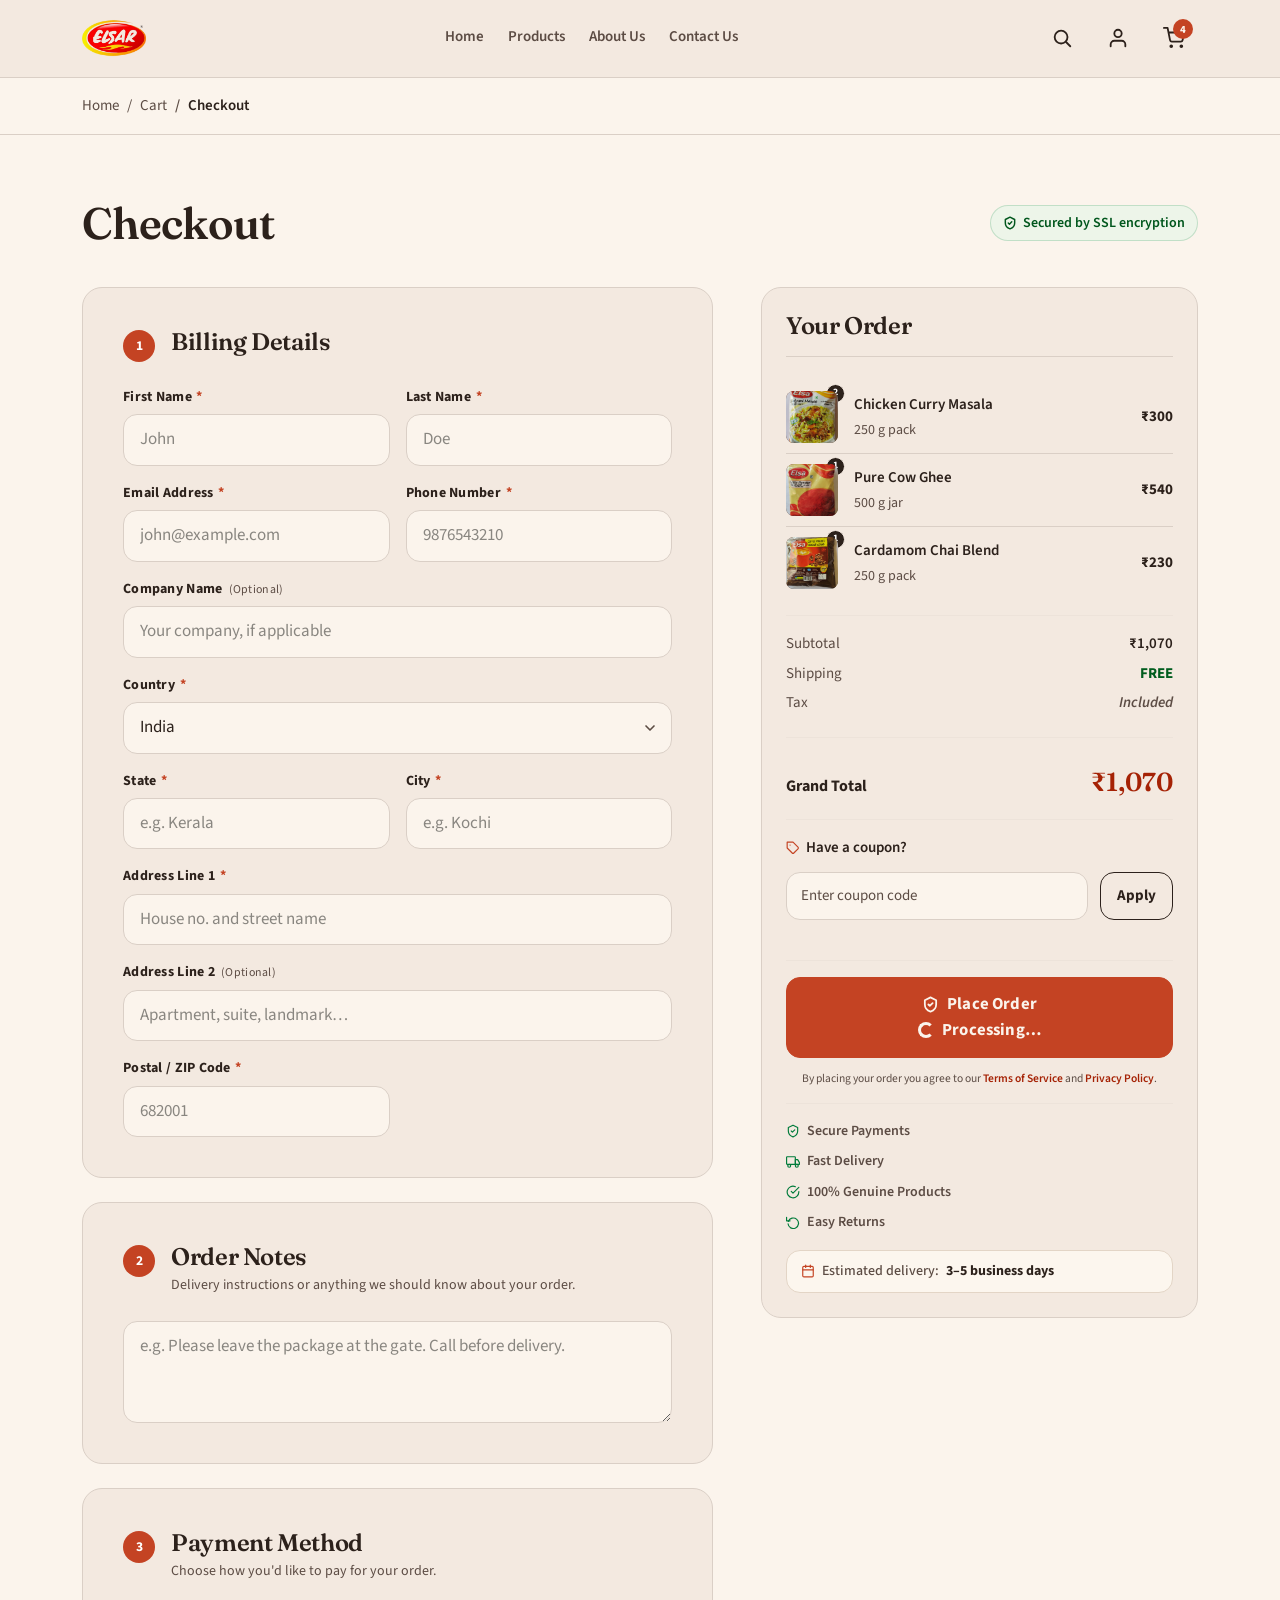
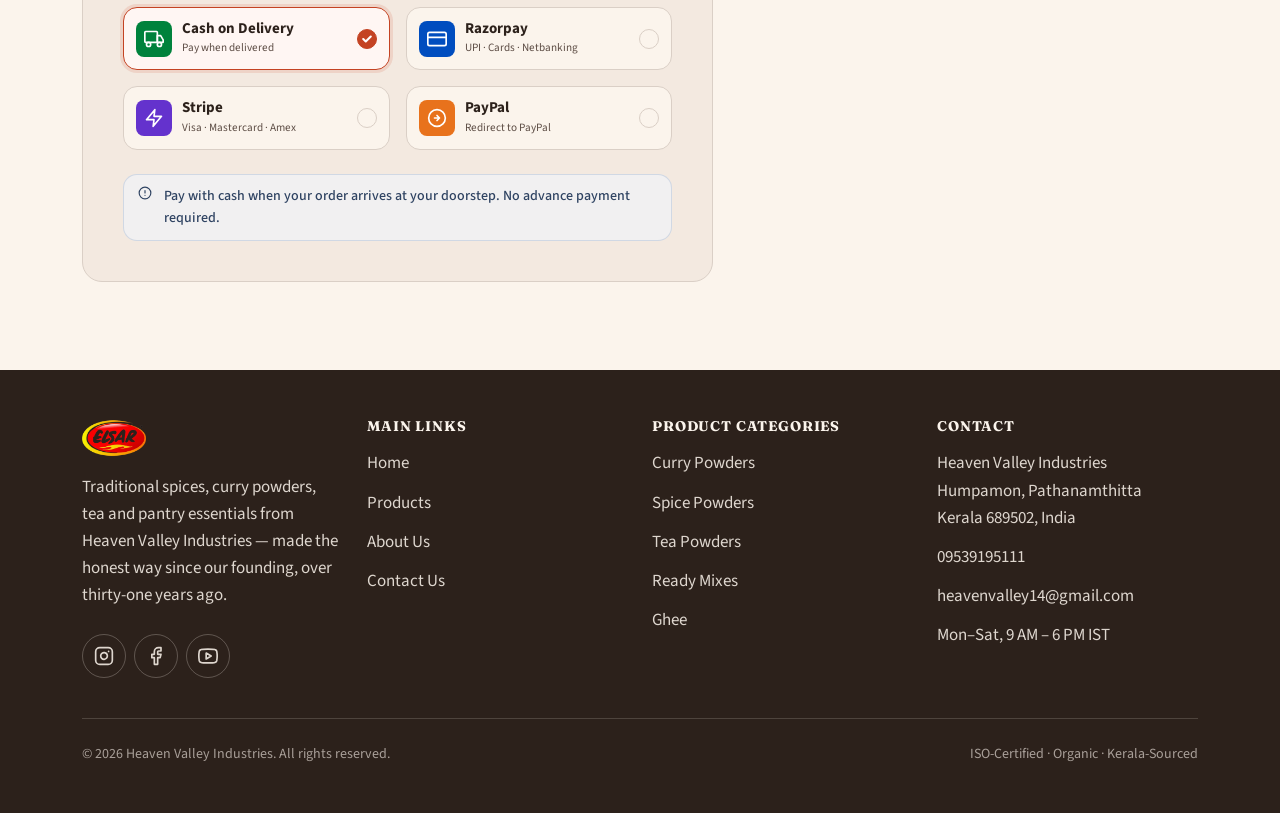
<file: checkout.html>
﻿<!DOCTYPE html>
<html lang="en">
<head>
  <meta charset="UTF-8">
  <meta name="viewport" content="width=device-width, initial-scale=1">
  <title>Checkout — Elsar, Heaven Valley Industries</title>
  <meta name="description" content="Secure checkout — place your order for Elsar organic spices, curry powders and pantry essentials.">

  <link href="https://cdn.jsdelivr.net/npm/bootstrap@5.3.3/dist/css/bootstrap.min.css" rel="stylesheet">
  <link rel="preconnect" href="https://fonts.googleapis.com">
  <link rel="preconnect" href="https://fonts.gstatic.com" crossorigin>
  <link href="https://fonts.googleapis.com/css2?family=Fraunces:opsz,wght@9..144,500;9..144,600&family=Source+Sans+3:wght@400;500;600;700&display=swap" rel="stylesheet">
  <link rel="stylesheet" href="css/tokens.css">
  <link rel="stylesheet" href="css/styles.css">
</head>
<body>
  <a class="skip-link" href="#main-content">Skip to main content</a>

  <!-- HEADER -->
  <header class="site-header sticky-top">
    <div class="container-xl">
      <div class="site-header__bar">
        <a class="brand" href="index.html">
          <img class="brand__logo" src="assets/images/elsar.png" alt="elsar — Heaven Valley Industries" width="168" height="48">
        </a>
        <nav class="primary-nav" aria-label="Primary">
          <a href="index.html">Home</a>
          <a href="products.html">Products</a>
          <a href="about.html">About Us</a>
          <a href="contact.html">Contact Us</a>
        </nav>
        <div class="d-flex align-items-center gap-2 ms-auto ms-lg-0">
          <button type="button" class="icon-btn" id="searchToggle" aria-haspopup="true" aria-expanded="false" aria-controls="searchPanel" aria-label="Search products">
            <svg width="22" height="22" viewBox="0 0 24 24" fill="none" stroke="currentColor" stroke-width="2" stroke-linecap="round" stroke-linejoin="round" aria-hidden="true"><circle cx="11" cy="11" r="7"></circle><line x1="21" y1="21" x2="16.65" y2="16.65"></line></svg>
          </button>
          <div class="account-menu" id="accountMenu">
            <button type="button" class="icon-btn" id="accountMenuTrigger" aria-haspopup="true" aria-expanded="false" aria-controls="accountMenuPanel" aria-label="Account menu">
              <svg width="22" height="22" viewBox="0 0 24 24" fill="none" stroke="currentColor" stroke-width="2" stroke-linecap="round" stroke-linejoin="round" aria-hidden="true"><path d="M20 21v-2a4 4 0 0 0-4-4H8a4 4 0 0 0-4 4v2"></path><circle cx="12" cy="7" r="4"></circle></svg>
            </button>
            <div class="account-menu__panel" id="accountMenuPanel" role="menu" aria-label="Account">
              <a href="#" role="menuitem">My Account</a>
              <a href="order-tracking.html" role="menuitem">Track Order</a>
              <a href="login.html" role="menuitem">Sign In</a>
            </div>
          </div>
          <a class="icon-btn" href="cart.html" aria-label="Cart, 4 items">
            <svg width="22" height="22" viewBox="0 0 24 24" fill="none" stroke="currentColor" stroke-width="2" stroke-linecap="round" stroke-linejoin="round" aria-hidden="true"><circle cx="9" cy="21" r="1"></circle><circle cx="20" cy="21" r="1"></circle><path d="M1 1h4l2.68 13.39a2 2 0 0 0 2 1.61h9.72a2 2 0 0 0 2-1.61L23 6H6"></path></svg>
            <span class="cart-badge" id="cartBadge">4</span>
          </a>
          <button type="button" class="icon-btn nav-toggle" id="navToggle" aria-haspopup="true" aria-expanded="false" aria-controls="mobileDrawer" aria-label="Open menu">
            <svg width="22" height="22" viewBox="0 0 24 24" fill="none" stroke="currentColor" stroke-width="2" stroke-linecap="round" stroke-linejoin="round" aria-hidden="true"><line x1="3" y1="6" x2="21" y2="6"></line><line x1="3" y1="12" x2="21" y2="12"></line><line x1="3" y1="18" x2="21" y2="18"></line></svg>
          </button>
        </div>
      </div>
    </div>
    <div class="search-panel" id="searchPanel">
      <div class="search-panel__inner">
        <div class="container-xl">
          <form class="header-search" role="search" action="#" method="get">
            <label class="visually-hidden" for="site-search">Search products</label>
            <svg width="18" height="18" viewBox="0 0 24 24" fill="none" stroke="currentColor" stroke-width="2" stroke-linecap="round" stroke-linejoin="round" aria-hidden="true"><circle cx="11" cy="11" r="7"></circle><line x1="21" y1="21" x2="16.65" y2="16.65"></line></svg>
            <input type="search" id="site-search" name="q" placeholder="Search curry powders, spices, tea…">
            <button type="button" class="icon-btn search-panel__close" id="searchClose" aria-label="Close search">
              <svg width="18" height="18" viewBox="0 0 24 24" fill="none" stroke="currentColor" stroke-width="2" stroke-linecap="round" stroke-linejoin="round" aria-hidden="true"><line x1="18" y1="6" x2="6" y2="18"></line><line x1="6" y1="6" x2="18" y2="18"></line></svg>
            </button>
          </form>
        </div>
      </div>
    </div>
  </header>

  <!-- MOBILE DRAWER -->
  <div class="drawer-scrim" id="drawerScrim" hidden></div>
  <nav class="mobile-drawer" id="mobileDrawer" aria-label="Mobile" aria-hidden="true">
    <div class="mobile-drawer__head">
      <span class="brand"><img class="brand__logo" src="assets/images/elsar.png" alt="elsar — Heaven Valley Industries" width="168" height="48"></span>
      <button type="button" class="icon-btn" id="drawerClose" aria-label="Close menu">
        <svg width="20" height="20" viewBox="0 0 24 24" fill="none" stroke="currentColor" stroke-width="2" stroke-linecap="round" stroke-linejoin="round" aria-hidden="true"><line x1="18" y1="6" x2="6" y2="18"></line><line x1="6" y1="6" x2="18" y2="18"></line></svg>
      </button>
    </div>
    <div class="mobile-drawer__section">
      <p class="mobile-drawer__label">Browse</p>
      <ul class="mobile-drawer__list">
        <li><a href="index.html">Home</a></li>
        <li><a href="products.html">Products</a></li>
        <li><a href="about.html">About Us</a></li>
        <li><a href="contact.html">Contact Us</a></li>
      </ul>
    </div>
    <div class="mobile-drawer__section">
      <p class="mobile-drawer__label">Account</p>
      <ul class="mobile-drawer__list">
        <li><a href="#">My Account</a></li>
        <li><a href="order-tracking.html">Track Order</a></li>
        <li><a href="login.html">Sign In</a></li>
      </ul>
    </div>
    <div class="mobile-drawer__section" style="border-bottom:none;">
      <p class="mobile-drawer__label">Shopping</p>
      <ul class="mobile-drawer__list">
        <li>
          <a href="cart.html">
            <span class="d-flex align-items-center justify-content-between w-100">
              <span>Your Cart</span>
              <span class="cart-badge" style="position:static;" id="drawerCartBadge">4</span>
            </span>
          </a>
        </li>
      </ul>
    </div>
  </nav>

  <main id="main-content">

    <!-- BREADCRUMB -->
    <div class="page-banner page-banner--slim">
      <div class="container-xl">
        <nav aria-label="Breadcrumb">
          <ol class="breadcrumb mb-0">
            <li class="breadcrumb-item"><a href="index.html">Home</a></li>
            <li class="breadcrumb-item"><a href="cart.html">Cart</a></li>
            <li class="breadcrumb-item active" aria-current="page">Checkout</li>
          </ol>
        </nav>
      </div>
    </div>

    <!-- CHECKOUT SECTION -->
    <section class="section" aria-label="Checkout">
      <div class="container-xl">

        <!-- Page title row -->
        <div class="chk-page-header">
          <h1 class="chk-page-title">Checkout</h1>
          <div class="chk-secure-badge">
            <svg width="14" height="14" viewBox="0 0 24 24" fill="none" stroke="currentColor" stroke-width="2.5" stroke-linecap="round" stroke-linejoin="round" aria-hidden="true"><path d="M12 2 4 6v6c0 5 3.5 8.5 8 10 4.5-1.5 8-5 8-10V6l-8-4z"></path><path d="m9 12 2 2 4-4"></path></svg>
            Secured by SSL encryption
          </div>
        </div>

        <!-- Checkout form wraps both columns -->
        <form id="checkoutForm" novalidate>
          <div class="row g-4 g-xl-5">

            <!-- ===================== LEFT: FORM ===================== -->
            <div class="col-12 col-lg-7">

              <!-- ── BILLING DETAILS ── -->
              <div class="chk-card" id="billingCard">
                <div class="chk-card__head">
                  <div class="chk-card__step-num" aria-hidden="true">1</div>
                  <h2 class="chk-card__heading">Billing Details</h2>
                </div>

                <div class="row g-3">

                  <!-- First + Last Name -->
                  <div class="col-12 col-sm-6">
                    <div class="chk-field">
                      <label class="chk-label" for="chk-firstName">
                        First Name <span class="chk-req" aria-hidden="true">*</span>
                      </label>
                      <input type="text" id="chk-firstName" class="chk-input" placeholder="John" autocomplete="given-name" required>
                      <span class="chk-error" id="chk-firstName-err" role="alert" hidden></span>
                    </div>
                  </div>
                  <div class="col-12 col-sm-6">
                    <div class="chk-field">
                      <label class="chk-label" for="chk-lastName">
                        Last Name <span class="chk-req" aria-hidden="true">*</span>
                      </label>
                      <input type="text" id="chk-lastName" class="chk-input" placeholder="Doe" autocomplete="family-name" required>
                      <span class="chk-error" id="chk-lastName-err" role="alert" hidden></span>
                    </div>
                  </div>

                  <!-- Email + Phone -->
                  <div class="col-12 col-sm-6">
                    <div class="chk-field">
                      <label class="chk-label" for="chk-email">
                        Email Address <span class="chk-req" aria-hidden="true">*</span>
                      </label>
                      <input type="email" id="chk-email" class="chk-input" placeholder="john@example.com" autocomplete="email" required>
                      <span class="chk-error" id="chk-email-err" role="alert" hidden></span>
                    </div>
                  </div>
                  <div class="col-12 col-sm-6">
                    <div class="chk-field">
                      <label class="chk-label" for="chk-phone">
                        Phone Number <span class="chk-req" aria-hidden="true">*</span>
                      </label>
                      <input type="tel" id="chk-phone" class="chk-input" placeholder="9876543210" autocomplete="tel" required>
                      <span class="chk-error" id="chk-phone-err" role="alert" hidden></span>
                    </div>
                  </div>

                  <!-- Company (optional) -->
                  <div class="col-12">
                    <div class="chk-field">
                      <label class="chk-label" for="chk-company">
                        Company Name <span class="chk-optional">(Optional)</span>
                      </label>
                      <input type="text" id="chk-company" class="chk-input" placeholder="Your company, if applicable" autocomplete="organization">
                    </div>
                  </div>

                  <!-- Country -->
                  <div class="col-12">
                    <div class="chk-field">
                      <label class="chk-label" for="chk-country">
                        Country <span class="chk-req" aria-hidden="true">*</span>
                      </label>
                      <div class="chk-select-wrap">
                        <select id="chk-country" class="chk-select" required>
                          <option value="">Select your country…</option>
                          <option value="IN" selected>India</option>
                          <option value="US">United States</option>
                          <option value="GB">United Kingdom</option>
                          <option value="AE">United Arab Emirates</option>
                          <option value="SG">Singapore</option>
                          <option value="MY">Malaysia</option>
                          <option value="AU">Australia</option>
                          <option value="CA">Canada</option>
                        </select>
                        <svg class="chk-select-arrow" width="16" height="16" viewBox="0 0 24 24" fill="none" stroke="currentColor" stroke-width="2.5" stroke-linecap="round" stroke-linejoin="round" aria-hidden="true"><polyline points="6 9 12 15 18 9"></polyline></svg>
                      </div>
                      <span class="chk-error" id="chk-country-err" role="alert" hidden></span>
                    </div>
                  </div>

                  <!-- State + City -->
                  <div class="col-12 col-sm-6">
                    <div class="chk-field">
                      <label class="chk-label" for="chk-state">
                        State <span class="chk-req" aria-hidden="true">*</span>
                      </label>
                      <input type="text" id="chk-state" class="chk-input" placeholder="e.g. Kerala" autocomplete="address-level1" required>
                      <span class="chk-error" id="chk-state-err" role="alert" hidden></span>
                    </div>
                  </div>
                  <div class="col-12 col-sm-6">
                    <div class="chk-field">
                      <label class="chk-label" for="chk-city">
                        City <span class="chk-req" aria-hidden="true">*</span>
                      </label>
                      <input type="text" id="chk-city" class="chk-input" placeholder="e.g. Kochi" autocomplete="address-level2" required>
                      <span class="chk-error" id="chk-city-err" role="alert" hidden></span>
                    </div>
                  </div>

                  <!-- Address 1 -->
                  <div class="col-12">
                    <div class="chk-field">
                      <label class="chk-label" for="chk-address1">
                        Address Line 1 <span class="chk-req" aria-hidden="true">*</span>
                      </label>
                      <input type="text" id="chk-address1" class="chk-input" placeholder="House no. and street name" autocomplete="address-line1" required>
                      <span class="chk-error" id="chk-address1-err" role="alert" hidden></span>
                    </div>
                  </div>

                  <!-- Address 2 -->
                  <div class="col-12">
                    <div class="chk-field">
                      <label class="chk-label" for="chk-address2">
                        Address Line 2 <span class="chk-optional">(Optional)</span>
                      </label>
                      <input type="text" id="chk-address2" class="chk-input" placeholder="Apartment, suite, landmark…" autocomplete="address-line2">
                    </div>
                  </div>

                  <!-- Postal Code -->
                  <div class="col-12 col-sm-6">
                    <div class="chk-field">
                      <label class="chk-label" for="chk-postal">
                        Postal / ZIP Code <span class="chk-req" aria-hidden="true">*</span>
                      </label>
                      <input type="text" id="chk-postal" class="chk-input" placeholder="682001" maxlength="10" autocomplete="postal-code" inputmode="numeric" required>
                      <span class="chk-error" id="chk-postal-err" role="alert" hidden></span>
                    </div>
                  </div>

                </div>
              </div><!-- /billing card -->

              <!-- ── ORDER NOTES ── -->
              <div class="chk-card">
                <div class="chk-card__head">
                  <div class="chk-card__step-num" aria-hidden="true">2</div>
                  <div>
                    <h3 class="chk-card__heading">Order Notes</h3>
                    <p class="chk-card__subdesc">Delivery instructions or anything we should know about your order.</p>
                  </div>
                </div>
                <textarea id="chk-notes" class="chk-textarea" rows="3" placeholder="e.g. Please leave the package at the gate. Call before delivery."></textarea>
              </div>

              <!-- ── PAYMENT METHOD ── -->
              <div class="chk-card">
                <div class="chk-card__head">
                  <div class="chk-card__step-num" aria-hidden="true">3</div>
                  <div>
                    <h3 class="chk-card__heading">Payment Method</h3>
                    <p class="chk-card__subdesc">Choose how you'd like to pay for your order.</p>
                  </div>
                </div>

                <div class="payment-grid" role="radiogroup" aria-label="Select payment method">

                  <!-- Cash on Delivery -->
                  <label class="payment-card is-selected" for="pay-cod">
                    <input type="radio" id="pay-cod" name="paymentMethod" value="cod" class="payment-card__radio" checked>
                    <div class="payment-card__inner">
                      <span class="payment-card__icon payment-card__icon--cod" aria-hidden="true">
                        <svg width="20" height="20" viewBox="0 0 24 24" fill="none" stroke="currentColor" stroke-width="2" stroke-linecap="round" stroke-linejoin="round"><rect x="1" y="3" width="15" height="13" rx="1"></rect><path d="M16 8h4l3 5v3h-7V8z"></path><circle cx="5.5" cy="18.5" r="2.5"></circle><circle cx="18.5" cy="18.5" r="2.5"></circle></svg>
                      </span>
                      <div class="payment-card__info">
                        <span class="payment-card__name">Cash on Delivery</span>
                        <span class="payment-card__desc">Pay when delivered</span>
                      </div>
                      <span class="payment-card__check" aria-hidden="true">
                        <svg width="10" height="10" viewBox="0 0 12 12" fill="none" stroke="currentColor" stroke-width="2.5" stroke-linecap="round" stroke-linejoin="round"><polyline points="1.5 6 4.5 9 10.5 3"></polyline></svg>
                      </span>
                    </div>
                  </label>

                  <!-- Razorpay -->
                  <label class="payment-card" for="pay-razorpay">
                    <input type="radio" id="pay-razorpay" name="paymentMethod" value="razorpay" class="payment-card__radio">
                    <div class="payment-card__inner">
                      <span class="payment-card__icon payment-card__icon--razorpay" aria-hidden="true">
                        <svg width="20" height="20" viewBox="0 0 24 24" fill="none" stroke="currentColor" stroke-width="2" stroke-linecap="round" stroke-linejoin="round"><rect x="1" y="4" width="22" height="16" rx="2" ry="2"></rect><line x1="1" y1="10" x2="23" y2="10"></line></svg>
                      </span>
                      <div class="payment-card__info">
                        <span class="payment-card__name">Razorpay</span>
                        <span class="payment-card__desc">UPI · Cards · Netbanking</span>
                      </div>
                      <span class="payment-card__check" aria-hidden="true">
                        <svg width="10" height="10" viewBox="0 0 12 12" fill="none" stroke="currentColor" stroke-width="2.5" stroke-linecap="round" stroke-linejoin="round"><polyline points="1.5 6 4.5 9 10.5 3"></polyline></svg>
                      </span>
                    </div>
                  </label>

                  <!-- Stripe -->
                  <label class="payment-card" for="pay-stripe">
                    <input type="radio" id="pay-stripe" name="paymentMethod" value="stripe" class="payment-card__radio">
                    <div class="payment-card__inner">
                      <span class="payment-card__icon payment-card__icon--stripe" aria-hidden="true">
                        <svg width="20" height="20" viewBox="0 0 24 24" fill="none" stroke="currentColor" stroke-width="2" stroke-linecap="round" stroke-linejoin="round"><path d="M13 2 3 14h9l-1 8 10-12h-9l1-8z"></path></svg>
                      </span>
                      <div class="payment-card__info">
                        <span class="payment-card__name">Stripe</span>
                        <span class="payment-card__desc">Visa · Mastercard · Amex</span>
                      </div>
                      <span class="payment-card__check" aria-hidden="true">
                        <svg width="10" height="10" viewBox="0 0 12 12" fill="none" stroke="currentColor" stroke-width="2.5" stroke-linecap="round" stroke-linejoin="round"><polyline points="1.5 6 4.5 9 10.5 3"></polyline></svg>
                      </span>
                    </div>
                  </label>

                  <!-- PayPal -->
                  <label class="payment-card" for="pay-paypal">
                    <input type="radio" id="pay-paypal" name="paymentMethod" value="paypal" class="payment-card__radio">
                    <div class="payment-card__inner">
                      <span class="payment-card__icon payment-card__icon--paypal" aria-hidden="true">
                        <svg width="20" height="20" viewBox="0 0 24 24" fill="none" stroke="currentColor" stroke-width="2" stroke-linecap="round" stroke-linejoin="round"><circle cx="12" cy="12" r="10"></circle><path d="M9 12h6M12 9l3 3-3 3"></path></svg>
                      </span>
                      <div class="payment-card__info">
                        <span class="payment-card__name">PayPal</span>
                        <span class="payment-card__desc">Redirect to PayPal</span>
                      </div>
                      <span class="payment-card__check" aria-hidden="true">
                        <svg width="10" height="10" viewBox="0 0 12 12" fill="none" stroke="currentColor" stroke-width="2.5" stroke-linecap="round" stroke-linejoin="round"><polyline points="1.5 6 4.5 9 10.5 3"></polyline></svg>
                      </span>
                    </div>
                  </label>

                </div>

                <!-- Dynamic notice per payment method -->
                <div class="payment-notice" id="paymentNotice" aria-live="polite">
                  <svg width="14" height="14" viewBox="0 0 24 24" fill="none" stroke="currentColor" stroke-width="2" stroke-linecap="round" stroke-linejoin="round" aria-hidden="true"><circle cx="12" cy="12" r="10"></circle><line x1="12" y1="8" x2="12" y2="12"></line><line x1="12" y1="16" x2="12.01" y2="16"></line></svg>
                  <span id="paymentNoticeText">Pay with cash when your order arrives at your doorstep. No advance payment required.</span>
                </div>

              </div><!-- /payment card -->

            </div><!-- /left col -->

            <!-- ===================== RIGHT: ORDER SUMMARY ===================== -->
            <div class="col-12 col-lg-5">
              <div class="chk-summary" id="chkSummary">

                <h2 class="chk-summary__title">Your Order</h2>

                <!-- Order Items -->
                <div class="chk-order-items">

                  <div class="chk-order-item">
                    <div class="chk-order-item__img-wrap">
                      <span class="media-placeholder chk-order-item__media" aria-hidden="true">CCM</span>
                      <span class="chk-order-item__badge" aria-label="Qty 2">2</span>
                    </div>
                    <div class="chk-order-item__info">
                      <p class="chk-order-item__name">Chicken Curry Masala</p>
                      <p class="chk-order-item__variant">250 g pack</p>
                    </div>
                    <span class="chk-order-item__price">₹300</span>
                  </div>

                  <div class="chk-order-item">
                    <div class="chk-order-item__img-wrap">
                      <span class="media-placeholder chk-order-item__media" aria-hidden="true">PCG</span>
                      <span class="chk-order-item__badge" aria-label="Qty 1">1</span>
                    </div>
                    <div class="chk-order-item__info">
                      <p class="chk-order-item__name">Pure Cow Ghee</p>
                      <p class="chk-order-item__variant">500 g jar</p>
                    </div>
                    <span class="chk-order-item__price">₹540</span>
                  </div>

                  <div class="chk-order-item">
                    <div class="chk-order-item__img-wrap">
                      <span class="media-placeholder chk-order-item__media" aria-hidden="true">CCB</span>
                      <span class="chk-order-item__badge" aria-label="Qty 1">1</span>
                    </div>
                    <div class="chk-order-item__info">
                      <p class="chk-order-item__name">Cardamom Chai Blend</p>
                      <p class="chk-order-item__variant">250 g pack</p>
                    </div>
                    <span class="chk-order-item__price">₹230</span>
                  </div>

                </div><!-- /order items -->

                <hr class="chk-divider">

                <!-- Price Breakdown -->
                <div class="chk-totals" aria-label="Price breakdown">

                  <div class="chk-total-row">
                    <span>Subtotal</span>
                    <span id="chkSubtotal">₹1,070</span>
                  </div>

                  <div class="chk-total-row chk-total-row--discount" id="chkDiscountRow" hidden>
                    <span>
                      Discount
                      <span class="chk-coupon-tag" id="chkCouponTag"></span>
                    </span>
                    <span id="chkDiscount">-₹0</span>
                  </div>

                  <div class="chk-total-row">
                    <span>Shipping</span>
                    <span id="chkShipping" class="chk-val--free">FREE</span>
                  </div>

                  <div class="chk-total-row">
                    <span>Tax</span>
                    <span class="chk-val--muted">Included</span>
                  </div>

                  <hr class="chk-divider">

                  <div class="chk-total-row chk-total-row--grand">
                    <span>Grand Total</span>
                    <span id="chkTotal">₹1,070</span>
                  </div>

                </div><!-- /totals -->

                <hr class="chk-divider">

                <!-- Coupon -->
                <div class="chk-coupon">
                  <p class="chk-coupon__label">
                    <svg width="14" height="14" viewBox="0 0 24 24" fill="none" stroke="currentColor" stroke-width="2" stroke-linecap="round" stroke-linejoin="round" aria-hidden="true"><path d="M20.59 13.41l-7.17 7.17a2 2 0 0 1-2.83 0L2 12V2h10l8.59 8.59a2 2 0 0 1 0 2.82z"></path><line x1="7" y1="7" x2="7.01" y2="7"></line></svg>
                    Have a coupon?
                  </p>
                  <div class="chk-coupon__input-group" id="chkCouponGroup">
                    <input type="text" id="chkCouponInput" class="chk-coupon__input" placeholder="Enter coupon code" aria-label="Coupon code" autocomplete="off" spellcheck="false">
                    <button type="button" class="btn btn-ghost chk-coupon__apply-btn" id="chkApplyCoupon">Apply</button>
                  </div>
                  <p class="chk-coupon__msg" id="chkCouponMsg" aria-live="polite"></p>
                  <button type="button" class="chk-coupon__remove-btn" id="chkRemoveCoupon" hidden>
                    <svg width="11" height="11" viewBox="0 0 24 24" fill="none" stroke="currentColor" stroke-width="2.5" stroke-linecap="round" aria-hidden="true"><line x1="18" y1="6" x2="6" y2="18"></line><line x1="6" y1="6" x2="18" y2="18"></line></svg>
                    Remove coupon
                  </button>
                </div>

                <hr class="chk-divider">

                <!-- Place Order Button -->
                <button type="submit" class="btn btn-accent w-100 chk-place-order-btn" id="placeOrderBtn">
                  <span id="chkBtnLabel" class="d-flex align-items-center justify-content-center gap-2">
                    <svg width="17" height="17" viewBox="0 0 24 24" fill="none" stroke="currentColor" stroke-width="2.5" stroke-linecap="round" stroke-linejoin="round" aria-hidden="true"><path d="M12 2 4 6v6c0 5 3.5 8.5 8 10 4.5-1.5 8-5 8-10V6l-8-4z"></path><path d="m9 12 2 2 4-4"></path></svg>
                    Place Order
                  </span>
                  <span id="chkBtnSpinner" class="d-flex align-items-center justify-content-center gap-2" hidden>
                    <span class="spinner-border spinner-border-sm" role="status" aria-hidden="true"></span>
                    Processing…
                  </span>
                </button>

                <p class="chk-terms">
                  By placing your order you agree to our
                  <a href="#">Terms of Service</a> and <a href="#">Privacy Policy</a>.
                </p>

                <hr class="chk-divider">

                <!-- Trust Badges -->
                <ul class="chk-trust-list" aria-label="Shopping assurances">
                  <li>
                    <svg width="14" height="14" viewBox="0 0 24 24" fill="none" stroke="currentColor" stroke-width="2" stroke-linecap="round" stroke-linejoin="round" aria-hidden="true"><path d="M12 2 4 6v6c0 5 3.5 8.5 8 10 4.5-1.5 8-5 8-10V6l-8-4z"></path><path d="m9 12 2 2 4-4"></path></svg>
                    Secure Payments
                  </li>
                  <li>
                    <svg width="14" height="14" viewBox="0 0 24 24" fill="none" stroke="currentColor" stroke-width="2" stroke-linecap="round" stroke-linejoin="round" aria-hidden="true"><rect x="1" y="3" width="15" height="13" rx="1"></rect><path d="M16 8h4l3 5v3h-7V8z"></path><circle cx="5.5" cy="18.5" r="2.5"></circle><circle cx="18.5" cy="18.5" r="2.5"></circle></svg>
                    Fast Delivery
                  </li>
                  <li>
                    <svg width="14" height="14" viewBox="0 0 24 24" fill="none" stroke="currentColor" stroke-width="2" stroke-linecap="round" stroke-linejoin="round" aria-hidden="true"><path d="M22 11.08V12a10 10 0 1 1-5.93-9.14"></path><polyline points="22 4 12 14.01 9 11.01"></polyline></svg>
                    100% Genuine Products
                  </li>
                  <li>
                    <svg width="14" height="14" viewBox="0 0 24 24" fill="none" stroke="currentColor" stroke-width="2" stroke-linecap="round" stroke-linejoin="round" aria-hidden="true"><polyline points="1 4 1 10 7 10"></polyline><path d="M3.51 15a9 9 0 1 0 .49-3.86"></path></svg>
                    Easy Returns
                  </li>
                </ul>

                <!-- Delivery estimate -->
                <div class="chk-delivery-notice">
                  <svg width="14" height="14" viewBox="0 0 24 24" fill="none" stroke="currentColor" stroke-width="2" stroke-linecap="round" stroke-linejoin="round" aria-hidden="true"><rect x="3" y="4" width="18" height="18" rx="2" ry="2"></rect><line x1="16" y1="2" x2="16" y2="6"></line><line x1="8" y1="2" x2="8" y2="6"></line><line x1="3" y1="10" x2="21" y2="10"></line></svg>
                  Estimated delivery: <strong>3–5 business days</strong>
                </div>

              </div><!-- /chk-summary -->
            </div><!-- /right col -->

          </div><!-- /row -->
        </form>

      </div>
    </section>

  </main>

  <!-- FOOTER -->
  <footer class="site-footer" id="contact">
    <div class="container-xl py-5">
      <div class="row row-cols-1 row-cols-md-2 row-cols-lg-4 g-4">
        <div class="col">
          <span class="footer-brand">
            <img class="brand__logo" src="assets/images/elsar.png" alt="elsar — Heaven Valley Industries" width="168" height="48">
          </span>
          <p class="mb-0" style="max-width:32ch;">Traditional spices, curry powders, tea and pantry essentials from Heaven Valley Industries — made the honest way since our founding, over thirty-one years ago.</p>
          <div class="social-row">
            <a href="#" aria-label="Follow elsar on Instagram"><svg width="20" height="20" viewBox="0 0 24 24" fill="none" stroke="currentColor" stroke-width="2" stroke-linecap="round" stroke-linejoin="round" aria-hidden="true"><rect x="2" y="2" width="20" height="20" rx="5"></rect><path d="M16 11.37A4 4 0 1 1 12.63 8 4 4 0 0 1 16 11.37z"></path><line x1="17.5" y1="6.5" x2="17.51" y2="6.5"></line></svg></a>
            <a href="#" aria-label="Follow elsar on Facebook"><svg width="20" height="20" viewBox="0 0 24 24" fill="none" stroke="currentColor" stroke-width="2" stroke-linecap="round" stroke-linejoin="round" aria-hidden="true"><path d="M18 2h-3a5 5 0 0 0-5 5v3H7v4h3v8h4v-8h3l1-4h-4V7a1 1 0 0 1 1-1h3z"></path></svg></a>
            <a href="#" aria-label="Subscribe to elsar on YouTube"><svg width="20" height="20" viewBox="0 0 24 24" fill="none" stroke="currentColor" stroke-width="2" stroke-linecap="round" stroke-linejoin="round" aria-hidden="true"><path d="M22.5 6.4a3 3 0 0 0-2.1-2.1C18.6 3.7 12 3.7 12 3.7s-6.6 0-8.4.6A3 3 0 0 0 1.5 6.4 31 31 0 0 0 1 12a31 31 0 0 0 .5 5.6 3 3 0 0 0 2.1 2.1c1.8.6 8.4.6 8.4.6s6.6 0 8.4-.6a3 3 0 0 0 2.1-2.1A31 31 0 0 0 23 12a31 31 0 0 0-.5-5.6z"></path><polygon points="9.8 15.5 15.8 12 9.8 8.5 9.8 15.5"></polygon></svg></a>
          </div>
        </div>
        <div class="col">
          <h2 class="footer-heading h6">Main Links</h2>
          <ul class="footer-links">
            <li><a href="index.html">Home</a></li>
            <li><a href="products.html">Products</a></li>
            <li><a href="about.html">About Us</a></li>
            <li><a href="contact.html">Contact Us</a></li>
          </ul>
        </div>
        <div class="col">
          <h2 class="footer-heading h6">Product Categories</h2>
          <ul class="footer-links">
            <li><a href="products.html">Curry Powders</a></li>
            <li><a href="products.html">Spice Powders</a></li>
            <li><a href="products.html">Tea Powders</a></li>
            <li><a href="products.html">Ready Mixes</a></li>
            <li><a href="products.html">Ghee</a></li>
          </ul>
        </div>
        <div class="col">
          <h2 class="footer-heading h6">Contact</h2>
          <ul class="footer-links">
            <li>Heaven Valley Industries<br>Humpamon, Pathanamthitta<br>Kerala 689502, India</li>
            <li><a href="tel:09539195111">09539195111</a></li>
            <li><a href="mailto:heavenvalley14@gmail.com">heavenvalley14@gmail.com</a></li>
            <li>Mon–Sat, 9 AM – 6 PM IST</li>
          </ul>
        </div>
      </div>
      <div class="footer-bottom d-flex flex-wrap justify-content-between gap-2">
        <span>© <span id="footerYear"></span> Heaven Valley Industries. All rights reserved.</span>
        <span>ISO-Certified · Organic · Kerala-Sourced</span>
      </div>
    </div>
  </footer>

  <!-- Quick view dialog -->
  <dialog class="quick-view" id="quickViewDialog" aria-labelledby="quickViewTitle">
    <button type="button" class="icon-btn quick-view__close" id="quickViewClose" aria-label="Close quick view">
      <svg width="20" height="20" viewBox="0 0 24 24" fill="none" stroke="currentColor" stroke-width="2" stroke-linecap="round" stroke-linejoin="round" aria-hidden="true"><line x1="18" y1="6" x2="6" y2="18"></line><line x1="6" y1="6" x2="18" y2="18"></line></svg>
    </button>
    <div class="quick-view__body">
      <div class="quick-view__media">
        <span class="media-placeholder" id="quickViewMedia" aria-hidden="true"></span>
      </div>
      <div>
        <h2 class="h4 mb-1" id="quickViewTitle"></h2>
        <p class="product-card__weight" id="quickViewWeight"></p>
        <p class="product-card__price" id="quickViewPrice"></p>
        <p id="quickViewDesc"></p>
        <button type="button" class="btn btn-accent btn-add" id="quickViewAdd">
          <span class="btn-add__label">Add to Cart</span>
        </button>
      </div>
    </div>
  </dialog>

  <script src="https://cdn.jsdelivr.net/npm/bootstrap@5.3.3/dist/js/bootstrap.bundle.min.js"></script>
  <script src="js/main.js"></script>
  <script src="js/checkout.js"></script>
</body>
</html>
</file>
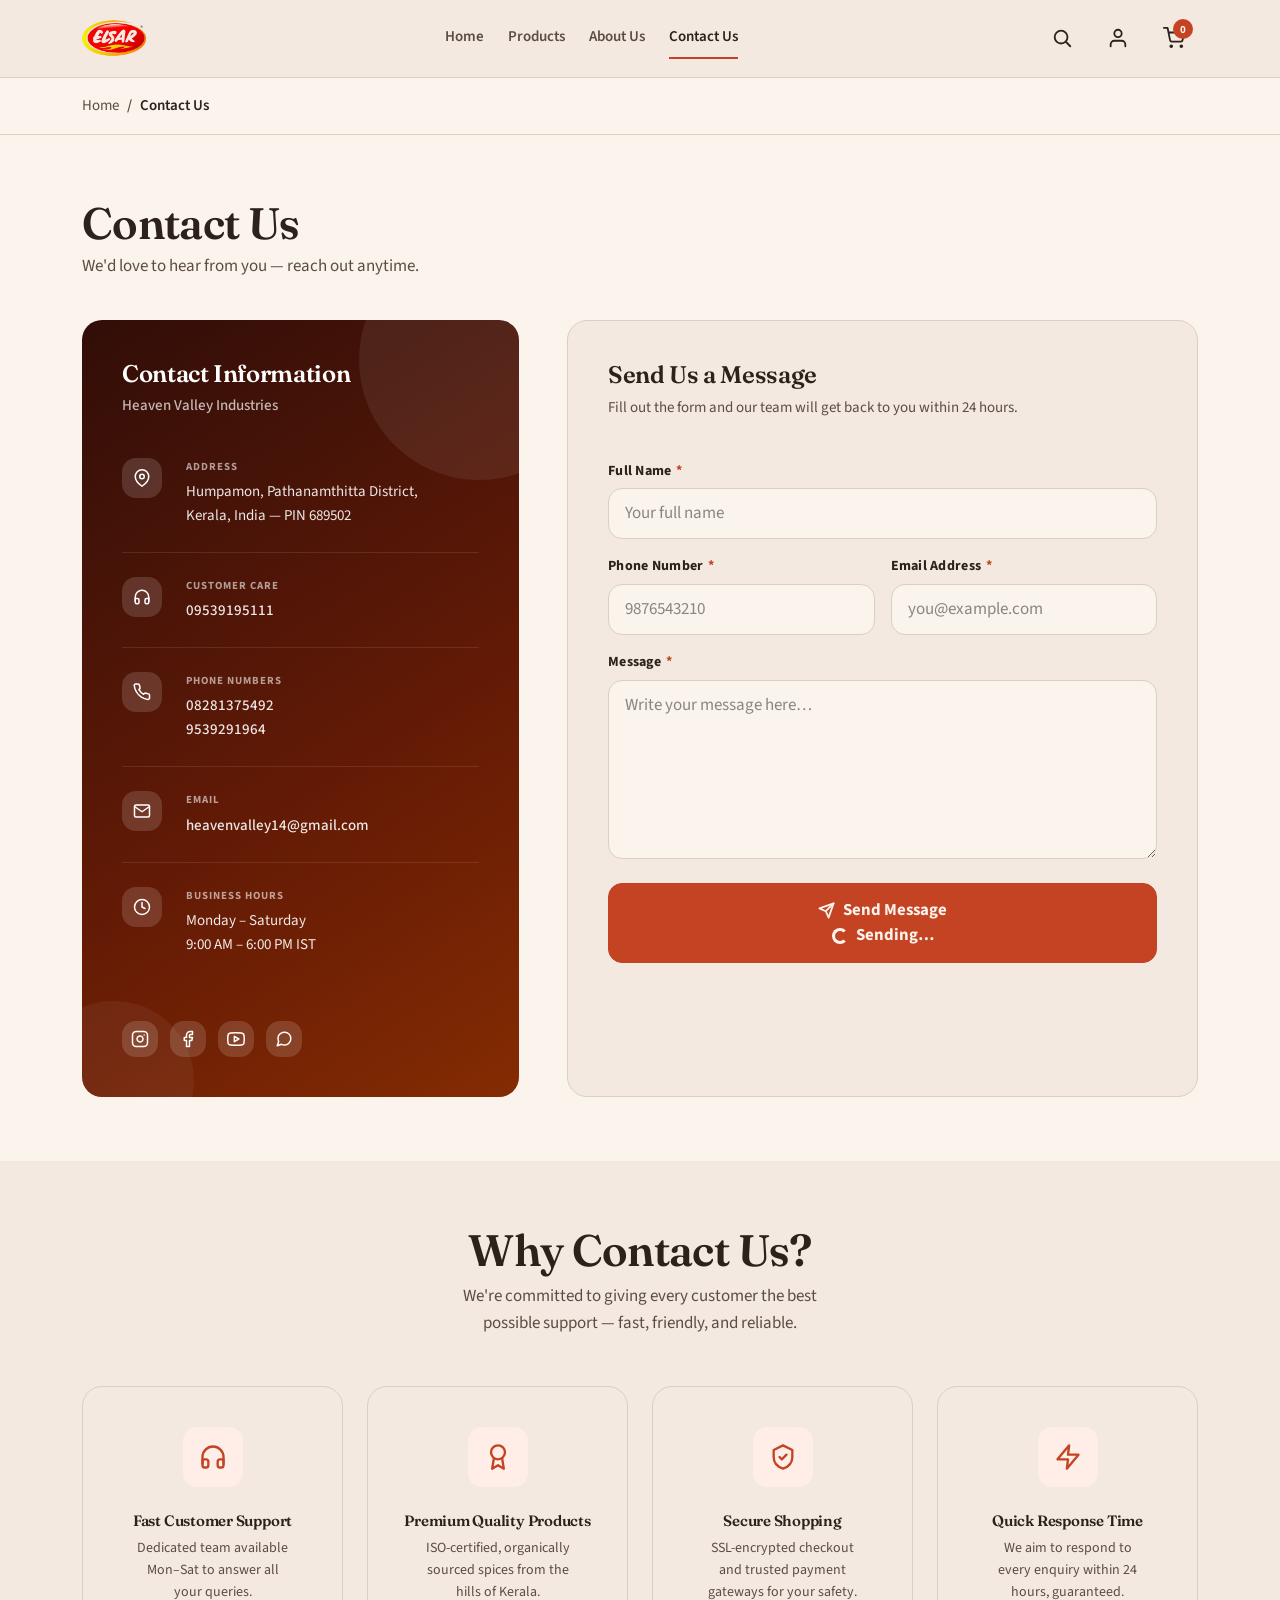
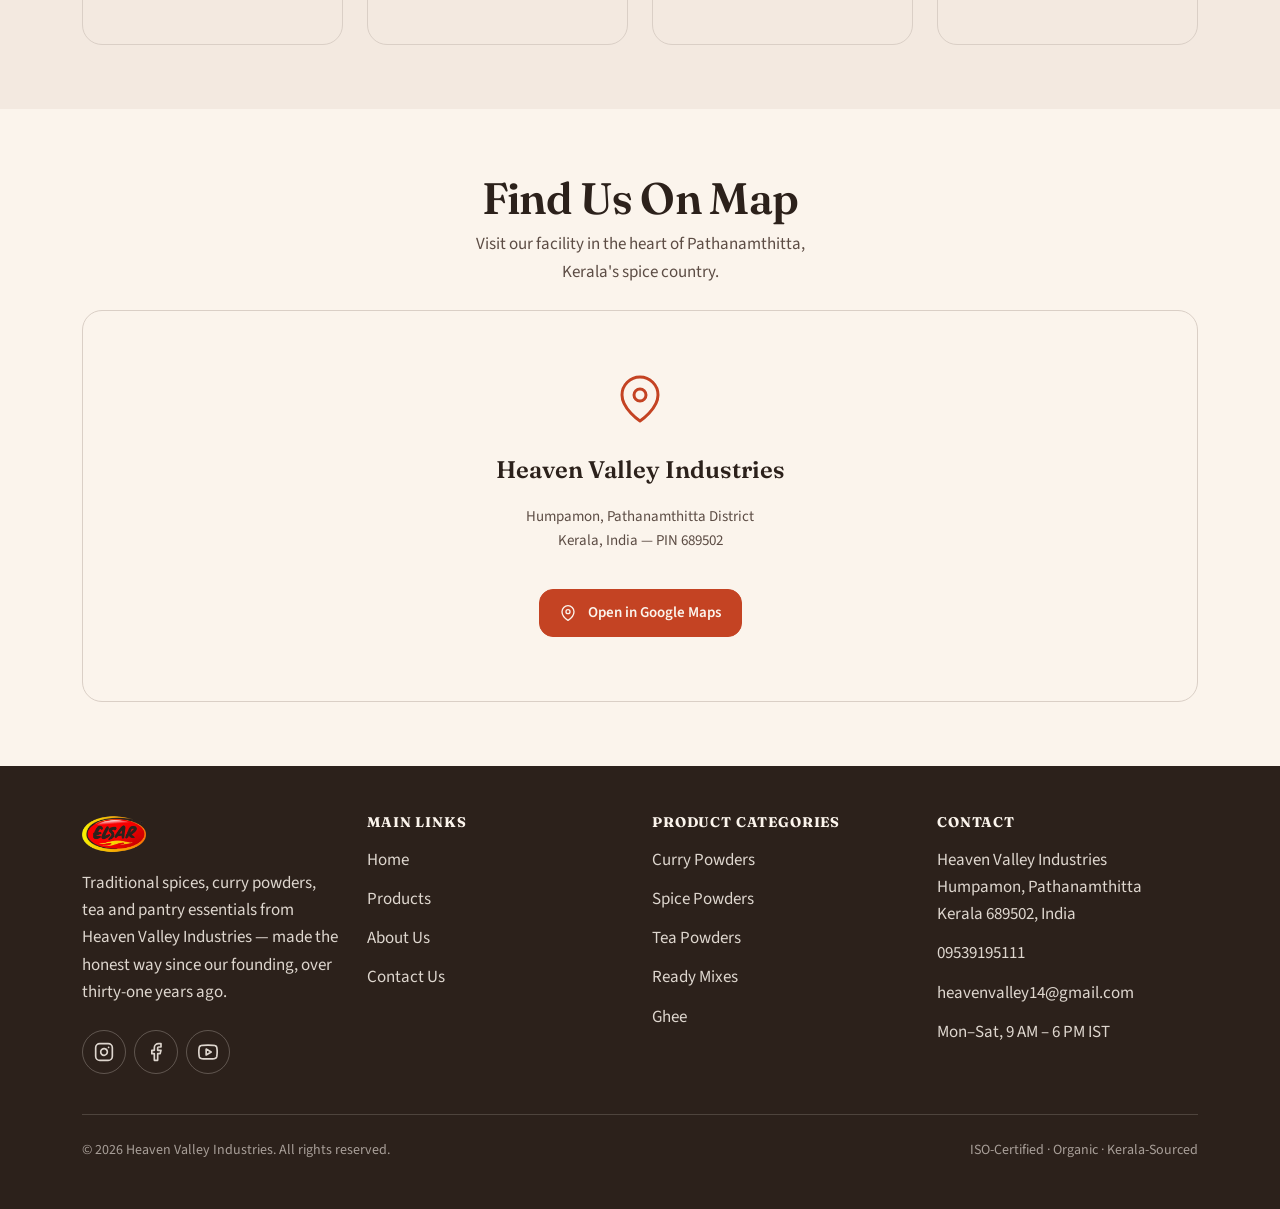
<file: contact.html>
﻿<!DOCTYPE html>
<html lang="en">
<head>
  <meta charset="UTF-8">
  <meta name="viewport" content="width=device-width, initial-scale=1">
  <title>Contact Us — Elsar, Heaven Valley Industries</title>
  <meta name="description" content="Get in touch with Heaven Valley Industries — Elsar organic spices. Customer care, phone, email and address in Pathanamthitta, Kerala.">

  <link href="https://cdn.jsdelivr.net/npm/bootstrap@5.3.3/dist/css/bootstrap.min.css" rel="stylesheet">
  <link rel="preconnect" href="https://fonts.googleapis.com">
  <link rel="preconnect" href="https://fonts.gstatic.com" crossorigin>
  <link href="https://fonts.googleapis.com/css2?family=Fraunces:opsz,wght@9..144,500;9..144,600&family=Source+Sans+3:wght@400;500;600;700&display=swap" rel="stylesheet">
  <link rel="stylesheet" href="css/tokens.css">
  <link rel="stylesheet" href="css/styles.css">
</head>
<body>
  <a class="skip-link" href="#main-content">Skip to main content</a>

  <!-- HEADER -->
  <header class="site-header sticky-top">
    <div class="container-xl">
      <div class="site-header__bar">
        <a class="brand" href="index.html">
          <img class="brand__logo" src="assets/images/elsar.png" alt="elsar — Heaven Valley Industries" width="168" height="48">
        </a>
        <nav class="primary-nav" aria-label="Primary">
          <a href="index.html">Home</a>
          <a href="products.html">Products</a>
          <a href="about.html">About Us</a>
          <a href="contact.html" aria-current="page">Contact Us</a>
        </nav>
        <div class="d-flex align-items-center gap-2 ms-auto ms-lg-0">
          <button type="button" class="icon-btn" id="searchToggle" aria-haspopup="true" aria-expanded="false" aria-controls="searchPanel" aria-label="Search products">
            <svg width="22" height="22" viewBox="0 0 24 24" fill="none" stroke="currentColor" stroke-width="2" stroke-linecap="round" stroke-linejoin="round" aria-hidden="true"><circle cx="11" cy="11" r="7"></circle><line x1="21" y1="21" x2="16.65" y2="16.65"></line></svg>
          </button>
          <div class="account-menu" id="accountMenu">
            <button type="button" class="icon-btn" id="accountMenuTrigger" aria-haspopup="true" aria-expanded="false" aria-controls="accountMenuPanel" aria-label="Account menu">
              <svg width="22" height="22" viewBox="0 0 24 24" fill="none" stroke="currentColor" stroke-width="2" stroke-linecap="round" stroke-linejoin="round" aria-hidden="true"><path d="M20 21v-2a4 4 0 0 0-4-4H8a4 4 0 0 0-4 4v2"></path><circle cx="12" cy="7" r="4"></circle></svg>
            </button>
            <div class="account-menu__panel" id="accountMenuPanel" role="menu" aria-label="Account">
              <a href="#" role="menuitem">My Account</a>
              <a href="order-tracking.html" role="menuitem">Track Order</a>
              <a href="login.html" role="menuitem">Sign In</a>
            </div>
          </div>
          <a class="icon-btn" href="cart.html" aria-label="Cart">
            <svg width="22" height="22" viewBox="0 0 24 24" fill="none" stroke="currentColor" stroke-width="2" stroke-linecap="round" stroke-linejoin="round" aria-hidden="true"><circle cx="9" cy="21" r="1"></circle><circle cx="20" cy="21" r="1"></circle><path d="M1 1h4l2.68 13.39a2 2 0 0 0 2 1.61h9.72a2 2 0 0 0 2-1.61L23 6H6"></path></svg>
            <span class="cart-badge" id="cartBadge">0</span>
          </a>
          <button type="button" class="icon-btn nav-toggle" id="navToggle" aria-haspopup="true" aria-expanded="false" aria-controls="mobileDrawer" aria-label="Open menu">
            <svg width="22" height="22" viewBox="0 0 24 24" fill="none" stroke="currentColor" stroke-width="2" stroke-linecap="round" stroke-linejoin="round" aria-hidden="true"><line x1="3" y1="6" x2="21" y2="6"></line><line x1="3" y1="12" x2="21" y2="12"></line><line x1="3" y1="18" x2="21" y2="18"></line></svg>
          </button>
        </div>
      </div>
    </div>
    <div class="search-panel" id="searchPanel">
      <div class="search-panel__inner">
        <div class="container-xl">
          <form class="header-search" role="search" action="#" method="get">
            <label class="visually-hidden" for="site-search">Search products</label>
            <svg width="18" height="18" viewBox="0 0 24 24" fill="none" stroke="currentColor" stroke-width="2" stroke-linecap="round" stroke-linejoin="round" aria-hidden="true"><circle cx="11" cy="11" r="7"></circle><line x1="21" y1="21" x2="16.65" y2="16.65"></line></svg>
            <input type="search" id="site-search" name="q" placeholder="Search curry powders, spices, tea…">
            <button type="button" class="icon-btn search-panel__close" id="searchClose" aria-label="Close search">
              <svg width="18" height="18" viewBox="0 0 24 24" fill="none" stroke="currentColor" stroke-width="2" stroke-linecap="round" stroke-linejoin="round" aria-hidden="true"><line x1="18" y1="6" x2="6" y2="18"></line><line x1="6" y1="6" x2="18" y2="18"></line></svg>
            </button>
          </form>
        </div>
      </div>
    </div>
  </header>

  <!-- MOBILE DRAWER -->
  <div class="drawer-scrim" id="drawerScrim" hidden></div>
  <nav class="mobile-drawer" id="mobileDrawer" aria-label="Mobile" aria-hidden="true">
    <div class="mobile-drawer__head">
      <span class="brand"><img class="brand__logo" src="assets/images/elsar.png" alt="elsar — Heaven Valley Industries" width="168" height="48"></span>
      <button type="button" class="icon-btn" id="drawerClose" aria-label="Close menu">
        <svg width="20" height="20" viewBox="0 0 24 24" fill="none" stroke="currentColor" stroke-width="2" stroke-linecap="round" stroke-linejoin="round" aria-hidden="true"><line x1="18" y1="6" x2="6" y2="18"></line><line x1="6" y1="6" x2="18" y2="18"></line></svg>
      </button>
    </div>
    <div class="mobile-drawer__section">
      <p class="mobile-drawer__label">Browse</p>
      <ul class="mobile-drawer__list">
        <li><a href="index.html">Home</a></li>
        <li><a href="products.html">Products</a></li>
        <li><a href="about.html">About Us</a></li>
        <li><a href="contact.html" aria-current="page">Contact Us</a></li>
      </ul>
    </div>
    <div class="mobile-drawer__section">
      <p class="mobile-drawer__label">Account</p>
      <ul class="mobile-drawer__list">
        <li><a href="#">My Account</a></li>
        <li><a href="order-tracking.html">Track Order</a></li>
        <li><a href="login.html">Sign In</a></li>
      </ul>
    </div>
    <div class="mobile-drawer__section" style="border-bottom:none;">
      <p class="mobile-drawer__label">Shopping</p>
      <ul class="mobile-drawer__list">
        <li><a href="cart.html">Your Cart</a></li>
      </ul>
    </div>
  </nav>

  <main id="main-content">

    <!-- BREADCRUMB -->
    <div class="page-banner page-banner--slim">
      <div class="container-xl">
        <nav aria-label="Breadcrumb">
          <ol class="breadcrumb mb-0">
            <li class="breadcrumb-item"><a href="index.html">Home</a></li>
            <li class="breadcrumb-item active" aria-current="page">Contact Us</li>
          </ol>
        </nav>
      </div>
    </div>

    <!-- ================================================================
         MAIN CONTACT SECTION
         ================================================================ -->
    <section class="section" aria-label="Contact us">
      <div class="container-xl">

        <!-- Page title -->
        <div class="ctc-page-header">
          <h1 class="ctc-page-title">Contact Us</h1>
          <p class="ctc-page-subtitle">We'd love to hear from you — reach out anytime.</p>
        </div>

        <div class="row g-4 g-lg-5 align-items-stretch">

          <!-- ============ LEFT: CONTACT INFORMATION ============ -->
          <div class="col-12 col-lg-5">
            <div class="ctc-info-card" aria-label="Contact information">

              <!-- Decorative shapes -->
              <span class="ctc-info-card__deco ctc-info-card__deco--tl" aria-hidden="true"></span>
              <span class="ctc-info-card__deco ctc-info-card__deco--br" aria-hidden="true"></span>

              <!-- Card heading -->
              <div class="ctc-info-card__head">
                <h2 class="ctc-info-card__title">Contact Information</h2>
                <p class="ctc-info-card__company">Heaven Valley Industries</p>
              </div>

              <!-- Info blocks -->
              <div class="ctc-info-blocks">

                <!-- Address -->
                <div class="ctc-info-block">
                  <span class="ctc-info-block__icon" aria-hidden="true">
                    <svg width="18" height="18" viewBox="0 0 24 24" fill="none" stroke="currentColor" stroke-width="2" stroke-linecap="round" stroke-linejoin="round"><path d="M21 10c0 7-9 13-9 13s-9-6-9-13a9 9 0 0 1 18 0z"></path><circle cx="12" cy="10" r="3"></circle></svg>
                  </span>
                  <div class="ctc-info-block__content">
                    <p class="ctc-info-block__label">Address</p>
                    <address class="ctc-info-block__value">
                      Humpamon, Pathanamthitta District,<br>
                      Kerala, India — PIN 689502
                    </address>
                  </div>
                </div>

                <!-- Customer Care -->
                <div class="ctc-info-block">
                  <span class="ctc-info-block__icon" aria-hidden="true">
                    <svg width="18" height="18" viewBox="0 0 24 24" fill="none" stroke="currentColor" stroke-width="2" stroke-linecap="round" stroke-linejoin="round"><path d="M3 18v-6a9 9 0 0 1 18 0v6"></path><path d="M21 19a2 2 0 0 1-2 2h-1a2 2 0 0 1-2-2v-3a2 2 0 0 1 2-2h3zM3 19a2 2 0 0 0 2 2h1a2 2 0 0 0 2-2v-3a2 2 0 0 0-2-2H3z"></path></svg>
                  </span>
                  <div class="ctc-info-block__content">
                    <p class="ctc-info-block__label">Customer Care</p>
                    <p class="ctc-info-block__value">
                      <a href="tel:09539195111" class="ctc-contact-link">09539195111</a>
                    </p>
                  </div>
                </div>

                <!-- Phone Numbers -->
                <div class="ctc-info-block">
                  <span class="ctc-info-block__icon" aria-hidden="true">
                    <svg width="18" height="18" viewBox="0 0 24 24" fill="none" stroke="currentColor" stroke-width="2" stroke-linecap="round" stroke-linejoin="round"><path d="M22 16.92v3a2 2 0 0 1-2.18 2 19.79 19.79 0 0 1-8.63-3.07A19.5 19.5 0 0 1 4.69 12 19.79 19.79 0 0 1 1.63 3.36 2 2 0 0 1 3.6 1.18h3a2 2 0 0 1 2 1.72c.127.96.361 1.903.7 2.81a2 2 0 0 1-.45 2.11L7.91 8.78a16 16 0 0 0 6.29 6.29l.97-.97a2 2 0 0 1 2.11-.45c.907.339 1.85.573 2.81.7A2 2 0 0 1 22 16.92z"></path></svg>
                  </span>
                  <div class="ctc-info-block__content">
                    <p class="ctc-info-block__label">Phone Numbers</p>
                    <p class="ctc-info-block__value">
                      <a href="tel:08281375492" class="ctc-contact-link">08281375492</a><br>
                      <a href="tel:9539291964" class="ctc-contact-link">9539291964</a>
                    </p>
                  </div>
                </div>

                <!-- Email -->
                <div class="ctc-info-block">
                  <span class="ctc-info-block__icon" aria-hidden="true">
                    <svg width="18" height="18" viewBox="0 0 24 24" fill="none" stroke="currentColor" stroke-width="2" stroke-linecap="round" stroke-linejoin="round"><path d="M4 4h16c1.1 0 2 .9 2 2v12c0 1.1-.9 2-2 2H4c-1.1 0-2-.9-2-2V6c0-1.1.9-2 2-2z"></path><polyline points="22,6 12,13 2,6"></polyline></svg>
                  </span>
                  <div class="ctc-info-block__content">
                    <p class="ctc-info-block__label">Email</p>
                    <p class="ctc-info-block__value">
                      <a href="mailto:heavenvalley14@gmail.com" class="ctc-contact-link">heavenvalley14@gmail.com</a>
                    </p>
                  </div>
                </div>

                <!-- Business Hours -->
                <div class="ctc-info-block">
                  <span class="ctc-info-block__icon" aria-hidden="true">
                    <svg width="18" height="18" viewBox="0 0 24 24" fill="none" stroke="currentColor" stroke-width="2" stroke-linecap="round" stroke-linejoin="round"><circle cx="12" cy="12" r="10"></circle><polyline points="12 6 12 12 16 14"></polyline></svg>
                  </span>
                  <div class="ctc-info-block__content">
                    <p class="ctc-info-block__label">Business Hours</p>
                    <p class="ctc-info-block__value">
                      Monday – Saturday<br>
                      9:00 AM – 6:00 PM IST
                    </p>
                  </div>
                </div>

              </div><!-- /info blocks -->

              <!-- Social links -->
              <div class="ctc-info-social" aria-label="Social media links">
                <a href="#" class="ctc-social-link" aria-label="Follow us on Instagram">
                  <svg width="18" height="18" viewBox="0 0 24 24" fill="none" stroke="currentColor" stroke-width="2" stroke-linecap="round" stroke-linejoin="round" aria-hidden="true"><rect x="2" y="2" width="20" height="20" rx="5"></rect><path d="M16 11.37A4 4 0 1 1 12.63 8 4 4 0 0 1 16 11.37z"></path><line x1="17.5" y1="6.5" x2="17.51" y2="6.5"></line></svg>
                </a>
                <a href="#" class="ctc-social-link" aria-label="Follow us on Facebook">
                  <svg width="18" height="18" viewBox="0 0 24 24" fill="none" stroke="currentColor" stroke-width="2" stroke-linecap="round" stroke-linejoin="round" aria-hidden="true"><path d="M18 2h-3a5 5 0 0 0-5 5v3H7v4h3v8h4v-8h3l1-4h-4V7a1 1 0 0 1 1-1h3z"></path></svg>
                </a>
                <a href="#" class="ctc-social-link" aria-label="Subscribe on YouTube">
                  <svg width="18" height="18" viewBox="0 0 24 24" fill="none" stroke="currentColor" stroke-width="2" stroke-linecap="round" stroke-linejoin="round" aria-hidden="true"><path d="M22.5 6.4a3 3 0 0 0-2.1-2.1C18.6 3.7 12 3.7 12 3.7s-6.6 0-8.4.6A3 3 0 0 0 1.5 6.4 31 31 0 0 0 1 12a31 31 0 0 0 .5 5.6 3 3 0 0 0 2.1 2.1c1.8.6 8.4.6 8.4.6s6.6 0 8.4-.6a3 3 0 0 0 2.1-2.1A31 31 0 0 0 23 12a31 31 0 0 0-.5-5.6z"></path><polygon points="9.8 15.5 15.8 12 9.8 8.5 9.8 15.5"></polygon></svg>
                </a>
                <a href="#" class="ctc-social-link" aria-label="Send us a WhatsApp message">
                  <svg width="18" height="18" viewBox="0 0 24 24" fill="none" stroke="currentColor" stroke-width="2" stroke-linecap="round" stroke-linejoin="round" aria-hidden="true"><path d="M21 11.5a8.38 8.38 0 0 1-.9 3.8 8.5 8.5 0 0 1-7.6 4.7 8.38 8.38 0 0 1-3.8-.9L3 21l1.9-5.7a8.38 8.38 0 0 1-.9-3.8 8.5 8.5 0 0 1 4.7-7.6 8.38 8.38 0 0 1 3.8-.9h.5a8.48 8.48 0 0 1 8 8v.5z"></path></svg>
                </a>
              </div>

            </div><!-- /ctc-info-card -->
          </div><!-- /left col -->

          <!-- ============ RIGHT: CONTACT FORM ============ -->
          <div class="col-12 col-lg-7">
            <div class="ctc-form-card">

              <div class="ctc-form-card__head">
                <h2 class="ctc-form-card__heading">Send Us a Message</h2>
                <p class="ctc-form-card__subdesc">Fill out the form and our team will get back to you within 24 hours.</p>
              </div>

              <!-- Contact form -->
              <form id="contactForm" novalidate>

                <div class="row g-3">

                  <!-- Full Name -->
                  <div class="col-12">
                    <div class="chk-field">
                      <label class="chk-label" for="ctc-name">
                        Full Name <span class="chk-req" aria-hidden="true">*</span>
                      </label>
                      <input type="text" id="ctc-name" class="chk-input" placeholder="Your full name" autocomplete="name" required>
                      <span class="chk-error" id="ctc-name-err" role="alert" hidden></span>
                    </div>
                  </div>

                  <!-- Phone + Email -->
                  <div class="col-12 col-sm-6">
                    <div class="chk-field">
                      <label class="chk-label" for="ctc-phone">
                        Phone Number <span class="chk-req" aria-hidden="true">*</span>
                      </label>
                      <input type="tel" id="ctc-phone" class="chk-input" placeholder="9876543210" autocomplete="tel" required>
                      <span class="chk-error" id="ctc-phone-err" role="alert" hidden></span>
                    </div>
                  </div>
                  <div class="col-12 col-sm-6">
                    <div class="chk-field">
                      <label class="chk-label" for="ctc-email">
                        Email Address <span class="chk-req" aria-hidden="true">*</span>
                      </label>
                      <input type="email" id="ctc-email" class="chk-input" placeholder="you@example.com" autocomplete="email" required>
                      <span class="chk-error" id="ctc-email-err" role="alert" hidden></span>
                    </div>
                  </div>

                  <!-- Message -->
                  <div class="col-12">
                    <div class="chk-field">
                      <label class="chk-label" for="ctc-message">
                        Message <span class="chk-req" aria-hidden="true">*</span>
                      </label>
                      <textarea id="ctc-message" class="chk-textarea ctc-textarea" rows="6" placeholder="Write your message here…" required></textarea>
                      <span class="chk-error" id="ctc-message-err" role="alert" hidden></span>
                    </div>
                  </div>

                </div>

                <!-- Submit -->
                <button type="submit" class="btn btn-accent w-100 ctc-submit-btn" id="ctcSubmitBtn">
                  <span id="ctcBtnLabel" class="d-flex align-items-center justify-content-center gap-2">
                    <svg width="17" height="17" viewBox="0 0 24 24" fill="none" stroke="currentColor" stroke-width="2.5" stroke-linecap="round" stroke-linejoin="round" aria-hidden="true"><line x1="22" y1="2" x2="11" y2="13"></line><polygon points="22 2 15 22 11 13 2 9 22 2"></polygon></svg>
                    Send Message
                  </span>
                  <span id="ctcBtnSpinner" class="d-flex align-items-center justify-content-center gap-2" hidden>
                    <span class="spinner-border spinner-border-sm" role="status" aria-hidden="true"></span>
                    Sending…
                  </span>
                </button>

              </form><!-- /contactForm -->

              <!-- Success state (shown after submit) -->
              <div class="ctc-success" id="ctcSuccess" hidden aria-live="polite">
                <div class="ctc-success__icon" aria-hidden="true">
                  <svg width="32" height="32" viewBox="0 0 24 24" fill="none" stroke="currentColor" stroke-width="2.5" stroke-linecap="round" stroke-linejoin="round"><path d="M22 11.08V12a10 10 0 1 1-5.93-9.14"></path><polyline points="22 4 12 14.01 9 11.01"></polyline></svg>
                </div>
                <h3 class="ctc-success__title">Message Sent!</h3>
                <p class="ctc-success__text">Thank you for reaching out. Our team will get back to you within 24 hours on the email you provided.</p>
                <button type="button" class="btn btn-ghost ctc-success__back" id="ctcSendAnother">
                  Send another message
                </button>
              </div>

            </div><!-- /ctc-form-card -->
          </div><!-- /right col -->

        </div><!-- /row -->
      </div>
    </section>

    <!-- ================================================================
         CONTACT HIGHLIGHTS
         ================================================================ -->
    <section class="section section--surface" aria-labelledby="ctc-highlights-heading">
      <div class="container-xl">

        <div class="text-center mb-5">
          <h2 class="section-heading mb-2" id="ctc-highlights-heading">Why Contact Us?</h2>
          <p class="section-subheading mx-auto" style="max-width:50ch;">We're committed to giving every customer the best possible support — fast, friendly, and reliable.</p>
        </div>

        <div class="row row-cols-1 row-cols-sm-2 row-cols-lg-4 g-4">

          <div class="col">
            <div class="highlight-card">
              <div class="highlight-card__icon" aria-hidden="true">
                <svg width="28" height="28" viewBox="0 0 24 24" fill="none" stroke="currentColor" stroke-width="2" stroke-linecap="round" stroke-linejoin="round"><path d="M3 18v-6a9 9 0 0 1 18 0v6"></path><path d="M21 19a2 2 0 0 1-2 2h-1a2 2 0 0 1-2-2v-3a2 2 0 0 1 2-2h3zM3 19a2 2 0 0 0 2 2h1a2 2 0 0 0 2-2v-3a2 2 0 0 0-2-2H3z"></path></svg>
              </div>
              <h3 class="highlight-card__title">Fast Customer Support</h3>
              <p class="highlight-card__desc">Dedicated team available Mon–Sat to answer all your queries.</p>
            </div>
          </div>

          <div class="col">
            <div class="highlight-card">
              <div class="highlight-card__icon" aria-hidden="true">
                <svg width="28" height="28" viewBox="0 0 24 24" fill="none" stroke="currentColor" stroke-width="2" stroke-linecap="round" stroke-linejoin="round"><circle cx="12" cy="8" r="6"></circle><path d="M15.477 12.89 17 22l-5-3-5 3 1.523-9.11"></path></svg>
              </div>
              <h3 class="highlight-card__title">Premium Quality Products</h3>
              <p class="highlight-card__desc">ISO-certified, organically sourced spices from the hills of Kerala.</p>
            </div>
          </div>

          <div class="col">
            <div class="highlight-card">
              <div class="highlight-card__icon" aria-hidden="true">
                <svg width="28" height="28" viewBox="0 0 24 24" fill="none" stroke="currentColor" stroke-width="2" stroke-linecap="round" stroke-linejoin="round"><path d="M12 2 4 6v6c0 5 3.5 8.5 8 10 4.5-1.5 8-5 8-10V6l-8-4z"></path><path d="m9 12 2 2 4-4"></path></svg>
              </div>
              <h3 class="highlight-card__title">Secure Shopping</h3>
              <p class="highlight-card__desc">SSL-encrypted checkout and trusted payment gateways for your safety.</p>
            </div>
          </div>

          <div class="col">
            <div class="highlight-card">
              <div class="highlight-card__icon" aria-hidden="true">
                <svg width="28" height="28" viewBox="0 0 24 24" fill="none" stroke="currentColor" stroke-width="2" stroke-linecap="round" stroke-linejoin="round"><polygon points="13 2 3 14 12 14 11 22 21 10 12 10 13 2"></polygon></svg>
              </div>
              <h3 class="highlight-card__title">Quick Response Time</h3>
              <p class="highlight-card__desc">We aim to respond to every enquiry within 24 hours, guaranteed.</p>
            </div>
          </div>

        </div>
      </div>
    </section>

    <!-- ================================================================
         MAP SECTION
         ================================================================ -->
    <section class="section" aria-labelledby="ctc-map-heading">
      <div class="container-xl">

        <div class="text-center mb-4">
          <h2 class="section-heading mb-2" id="ctc-map-heading">Find Us On Map</h2>
          <p class="section-subheading" style="max-width:44ch; margin:0 auto;">Visit our facility in the heart of Pathanamthitta, Kerala's spice country.</p>
        </div>

        <div class="ctc-map-wrap">
          <!--
            ┌─────────────────────────────────────────────────────┐
            │  Replace this placeholder div with your actual      │
            │  Google Maps embed code:                            │
            │  <iframe src="https://maps.google.com/maps?…"       │
            │    width="100%" height="100%" style="border:0"      │
            │    allowfullscreen loading="lazy"></iframe>         │
            └─────────────────────────────────────────────────────┘
          -->
          <div class="ctc-map-placeholder">
            <div class="ctc-map-placeholder__pin" aria-hidden="true">
              <svg width="48" height="48" viewBox="0 0 24 24" fill="none" stroke="currentColor" stroke-width="1.5" stroke-linecap="round" stroke-linejoin="round"><path d="M21 10c0 7-9 13-9 13s-9-6-9-13a9 9 0 0 1 18 0z"></path><circle cx="12" cy="10" r="3"></circle></svg>
            </div>
            <p class="ctc-map-placeholder__name">Heaven Valley Industries</p>
            <p class="ctc-map-placeholder__address">
              Humpamon, Pathanamthitta District<br>
              Kerala, India — PIN 689502
            </p>
            <a href="https://maps.google.com/?q=Humpamon+Pathanamthitta+Kerala+India" target="_blank" rel="noopener noreferrer" class="btn btn-accent ctc-map-btn">
              <svg width="16" height="16" viewBox="0 0 24 24" fill="none" stroke="currentColor" stroke-width="2" stroke-linecap="round" stroke-linejoin="round" aria-hidden="true"><path d="M21 10c0 7-9 13-9 13s-9-6-9-13a9 9 0 0 1 18 0z"></path><circle cx="12" cy="10" r="3"></circle></svg>
              Open in Google Maps
            </a>
          </div>
        </div>

      </div>
    </section>

  </main>

  <!-- FOOTER -->
  <footer class="site-footer" id="contact-footer">
    <div class="container-xl py-5">
      <div class="row row-cols-1 row-cols-md-2 row-cols-lg-4 g-4">
        <div class="col">
          <span class="footer-brand">
            <img class="brand__logo" src="assets/images/elsar.png" alt="elsar — Heaven Valley Industries" width="168" height="48">
          </span>
          <p class="mb-0" style="max-width:32ch;">Traditional spices, curry powders, tea and pantry essentials from Heaven Valley Industries — made the honest way since our founding, over thirty-one years ago.</p>
          <div class="social-row">
            <a href="#" aria-label="Follow elsar on Instagram"><svg width="20" height="20" viewBox="0 0 24 24" fill="none" stroke="currentColor" stroke-width="2" stroke-linecap="round" stroke-linejoin="round" aria-hidden="true"><rect x="2" y="2" width="20" height="20" rx="5"></rect><path d="M16 11.37A4 4 0 1 1 12.63 8 4 4 0 0 1 16 11.37z"></path><line x1="17.5" y1="6.5" x2="17.51" y2="6.5"></line></svg></a>
            <a href="#" aria-label="Follow elsar on Facebook"><svg width="20" height="20" viewBox="0 0 24 24" fill="none" stroke="currentColor" stroke-width="2" stroke-linecap="round" stroke-linejoin="round" aria-hidden="true"><path d="M18 2h-3a5 5 0 0 0-5 5v3H7v4h3v8h4v-8h3l1-4h-4V7a1 1 0 0 1 1-1h3z"></path></svg></a>
            <a href="#" aria-label="Subscribe to elsar on YouTube"><svg width="20" height="20" viewBox="0 0 24 24" fill="none" stroke="currentColor" stroke-width="2" stroke-linecap="round" stroke-linejoin="round" aria-hidden="true"><path d="M22.5 6.4a3 3 0 0 0-2.1-2.1C18.6 3.7 12 3.7 12 3.7s-6.6 0-8.4.6A3 3 0 0 0 1.5 6.4 31 31 0 0 0 1 12a31 31 0 0 0 .5 5.6 3 3 0 0 0 2.1 2.1c1.8.6 8.4.6 8.4.6s6.6 0 8.4-.6a3 3 0 0 0 2.1-2.1A31 31 0 0 0 23 12a31 31 0 0 0-.5-5.6z"></path><polygon points="9.8 15.5 15.8 12 9.8 8.5 9.8 15.5"></polygon></svg></a>
          </div>
        </div>
        <div class="col">
          <h2 class="footer-heading h6">Main Links</h2>
          <ul class="footer-links">
            <li><a href="index.html">Home</a></li>
            <li><a href="products.html">Products</a></li>
            <li><a href="about.html">About Us</a></li>
            <li><a href="contact.html">Contact Us</a></li>
          </ul>
        </div>
        <div class="col">
          <h2 class="footer-heading h6">Product Categories</h2>
          <ul class="footer-links">
            <li><a href="products.html">Curry Powders</a></li>
            <li><a href="products.html">Spice Powders</a></li>
            <li><a href="products.html">Tea Powders</a></li>
            <li><a href="products.html">Ready Mixes</a></li>
            <li><a href="products.html">Ghee</a></li>
          </ul>
        </div>
        <div class="col">
          <h2 class="footer-heading h6">Contact</h2>
          <ul class="footer-links">
            <li>Heaven Valley Industries<br>Humpamon, Pathanamthitta<br>Kerala 689502, India</li>
            <li><a href="tel:09539195111">09539195111</a></li>
            <li><a href="mailto:heavenvalley14@gmail.com">heavenvalley14@gmail.com</a></li>
            <li>Mon–Sat, 9 AM – 6 PM IST</li>
          </ul>
        </div>
      </div>
      <div class="footer-bottom d-flex flex-wrap justify-content-between gap-2">
        <span>© <span id="footerYear"></span> Heaven Valley Industries. All rights reserved.</span>
        <span>ISO-Certified · Organic · Kerala-Sourced</span>
      </div>
    </div>
  </footer>

  <!-- Quick view dialog (required by main.js) -->
  <dialog class="quick-view" id="quickViewDialog" aria-labelledby="quickViewTitle">
    <button type="button" class="icon-btn quick-view__close" id="quickViewClose" aria-label="Close">
      <svg width="20" height="20" viewBox="0 0 24 24" fill="none" stroke="currentColor" stroke-width="2" stroke-linecap="round" stroke-linejoin="round" aria-hidden="true"><line x1="18" y1="6" x2="6" y2="18"></line><line x1="6" y1="6" x2="18" y2="18"></line></svg>
    </button>
    <div class="quick-view__body">
      <div class="quick-view__media"><span class="media-placeholder" id="quickViewMedia" aria-hidden="true"></span></div>
      <div>
        <h2 class="h4 mb-1" id="quickViewTitle"></h2>
        <p class="product-card__weight" id="quickViewWeight"></p>
        <p class="product-card__price" id="quickViewPrice"></p>
        <p id="quickViewDesc"></p>
        <button type="button" class="btn btn-accent btn-add" id="quickViewAdd"><span class="btn-add__label">Add to Cart</span></button>
      </div>
    </div>
  </dialog>

  <script src="https://cdn.jsdelivr.net/npm/bootstrap@5.3.3/dist/js/bootstrap.bundle.min.js"></script>
  <script src="js/main.js"></script>
  <script src="js/contact.js"></script>
</body>
</html>
</file>
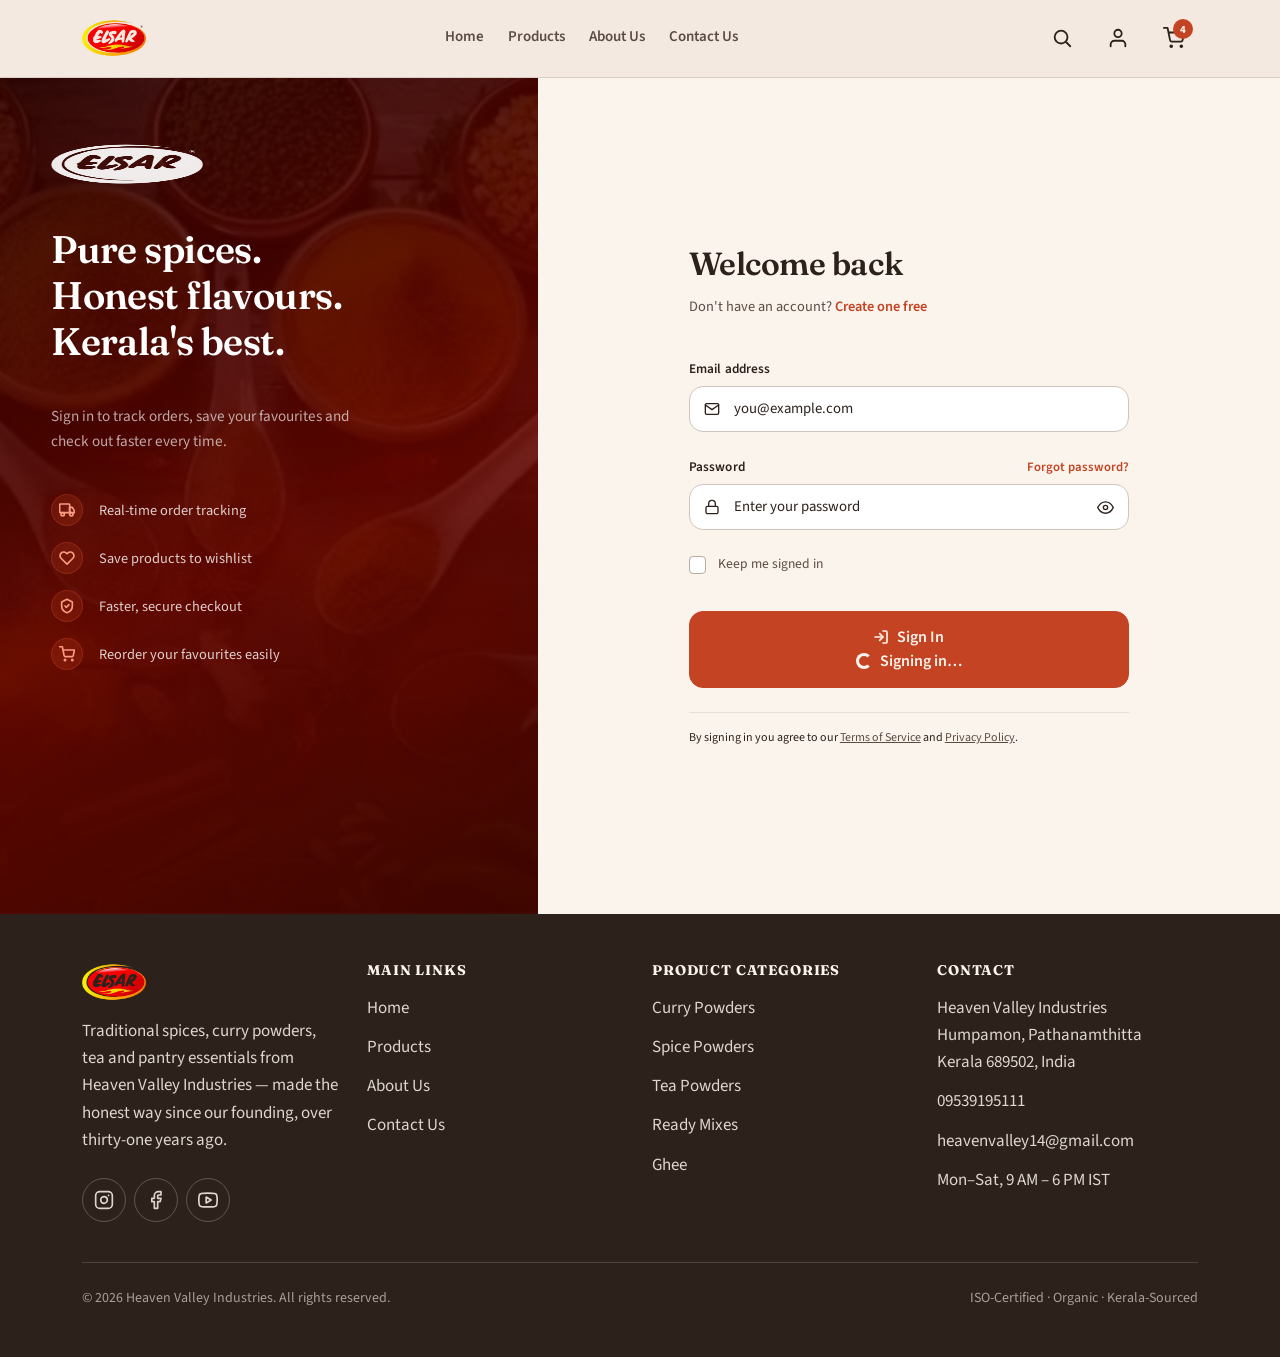
<file: login.html>
<!DOCTYPE html>
<html lang="en">
<head>
  <meta charset="UTF-8">
  <meta name="viewport" content="width=device-width, initial-scale=1">
  <title>Sign In — Elsar, Heaven Valley Industries</title>
  <meta name="description" content="Sign in to your Elsar account to track orders, manage your wishlist and enjoy a faster checkout.">

  <link href="https://cdn.jsdelivr.net/npm/bootstrap@5.3.3/dist/css/bootstrap.min.css" rel="stylesheet">
  <link rel="preconnect" href="https://fonts.googleapis.com">
  <link rel="preconnect" href="https://fonts.gstatic.com" crossorigin>
  <link href="https://fonts.googleapis.com/css2?family=Fraunces:opsz,wght@9..144,500;9..144,600&family=Source+Sans+3:wght@400;500;600;700&display=swap" rel="stylesheet">
  <link rel="stylesheet" href="css/tokens.css">
  <link rel="stylesheet" href="css/styles.css">
</head>
<body>
  <a class="skip-link" href="#main-content">Skip to main content</a>

  <!-- HEADER -->
  <header class="site-header sticky-top">
    <div class="container-xl">
      <div class="site-header__bar">
        <a class="brand" href="index.html">
          <img class="brand__logo" src="assets/images/elsar.png" alt="elsar — Heaven Valley Industries" width="168" height="48">
        </a>
        <nav class="primary-nav" aria-label="Primary">
          <a href="index.html">Home</a>
          <a href="products.html">Products</a>
          <a href="about.html">About Us</a>
          <a href="contact.html">Contact Us</a>
        </nav>
        <div class="d-flex align-items-center gap-2 ms-auto ms-lg-0">
          <button type="button" class="icon-btn" id="searchToggle" aria-haspopup="true" aria-expanded="false" aria-controls="searchPanel" aria-label="Search products">
            <svg width="22" height="22" viewBox="0 0 24 24" fill="none" stroke="currentColor" stroke-width="2" stroke-linecap="round" stroke-linejoin="round" aria-hidden="true"><circle cx="11" cy="11" r="7"></circle><line x1="21" y1="21" x2="16.65" y2="16.65"></line></svg>
          </button>
          <div class="account-menu" id="accountMenu">
            <button type="button" class="icon-btn" id="accountMenuTrigger" aria-haspopup="true" aria-expanded="false" aria-controls="accountMenuPanel" aria-label="Account menu">
              <svg width="22" height="22" viewBox="0 0 24 24" fill="none" stroke="currentColor" stroke-width="2" stroke-linecap="round" stroke-linejoin="round" aria-hidden="true"><path d="M20 21v-2a4 4 0 0 0-4-4H8a4 4 0 0 0-4 4v2"></path><circle cx="12" cy="7" r="4"></circle></svg>
            </button>
            <div class="account-menu__panel" id="accountMenuPanel" role="menu" aria-label="Account">
              <a href="#" role="menuitem">My Account</a>
              <a href="order-tracking.html" role="menuitem">Track Order</a>
              <a href="login.html" role="menuitem" aria-current="page">Sign In</a>
            </div>
          </div>
          <a class="icon-btn" href="cart.html" aria-label="Cart, 4 items">
            <svg width="22" height="22" viewBox="0 0 24 24" fill="none" stroke="currentColor" stroke-width="2" stroke-linecap="round" stroke-linejoin="round" aria-hidden="true"><circle cx="9" cy="21" r="1"></circle><circle cx="20" cy="21" r="1"></circle><path d="M1 1h4l2.68 13.39a2 2 0 0 0 2 1.61h9.72a2 2 0 0 0 2-1.61L23 6H6"></path></svg>
            <span class="cart-badge" id="cartBadge">4</span>
          </a>
          <button type="button" class="icon-btn nav-toggle" id="navToggle" aria-haspopup="true" aria-expanded="false" aria-controls="mobileDrawer" aria-label="Open menu">
            <svg width="22" height="22" viewBox="0 0 24 24" fill="none" stroke="currentColor" stroke-width="2" stroke-linecap="round" stroke-linejoin="round" aria-hidden="true"><line x1="3" y1="6" x2="21" y2="6"></line><line x1="3" y1="12" x2="21" y2="12"></line><line x1="3" y1="18" x2="21" y2="18"></line></svg>
          </button>
        </div>
      </div>
    </div>
    <div class="search-panel" id="searchPanel">
      <div class="search-panel__inner">
        <div class="container-xl">
          <form class="header-search" role="search" action="#" method="get">
            <label class="visually-hidden" for="site-search">Search products</label>
            <svg width="18" height="18" viewBox="0 0 24 24" fill="none" stroke="currentColor" stroke-width="2" stroke-linecap="round" stroke-linejoin="round" aria-hidden="true"><circle cx="11" cy="11" r="7"></circle><line x1="21" y1="21" x2="16.65" y2="16.65"></line></svg>
            <input type="search" id="site-search" name="q" placeholder="Search curry powders, spices, tea…">
            <button type="button" class="icon-btn search-panel__close" id="searchClose" aria-label="Close search">
              <svg width="18" height="18" viewBox="0 0 24 24" fill="none" stroke="currentColor" stroke-width="2" stroke-linecap="round" stroke-linejoin="round" aria-hidden="true"><line x1="18" y1="6" x2="6" y2="18"></line><line x1="6" y1="6" x2="18" y2="18"></line></svg>
            </button>
          </form>
        </div>
      </div>
    </div>
  </header>

  <!-- MOBILE DRAWER -->
  <div class="drawer-scrim" id="drawerScrim" hidden></div>
  <nav class="mobile-drawer" id="mobileDrawer" aria-label="Mobile" aria-hidden="true">
    <div class="mobile-drawer__head">
      <span class="brand"><img class="brand__logo" src="assets/images/elsar.png" alt="elsar — Heaven Valley Industries" width="168" height="48"></span>
      <button type="button" class="icon-btn" id="drawerClose" aria-label="Close menu">
        <svg width="20" height="20" viewBox="0 0 24 24" fill="none" stroke="currentColor" stroke-width="2" stroke-linecap="round" stroke-linejoin="round" aria-hidden="true"><line x1="18" y1="6" x2="6" y2="18"></line><line x1="6" y1="6" x2="18" y2="18"></line></svg>
      </button>
    </div>
    <div class="mobile-drawer__section">
      <p class="mobile-drawer__label">Browse</p>
      <ul class="mobile-drawer__list">
        <li><a href="index.html">Home</a></li>
        <li><a href="products.html">Products</a></li>
        <li><a href="about.html">About Us</a></li>
        <li><a href="contact.html">Contact Us</a></li>
      </ul>
    </div>
    <div class="mobile-drawer__section">
      <p class="mobile-drawer__label">Account</p>
      <ul class="mobile-drawer__list">
        <li><a href="#">My Account</a></li>
        <li><a href="order-tracking.html">Track Order</a></li>
        <li><a href="login.html" aria-current="page">Sign In</a></li>
      </ul>
    </div>
    <div class="mobile-drawer__section" style="border-bottom:none;">
      <p class="mobile-drawer__label">Shopping</p>
      <ul class="mobile-drawer__list">
        <li>
          <a href="cart.html">
            <span class="d-flex align-items-center justify-content-between w-100">
              <span>Your Cart</span>
              <span class="cart-badge" style="position:static;" id="drawerCartBadge">4</span>
            </span>
          </a>
        </li>
      </ul>
    </div>
  </nav>

  <main id="main-content">

    <div class="auth-wrap">

      <!-- LEFT PANEL -->
      <aside class="auth-panel" aria-hidden="true">
        <div class="auth-panel__inner">
          <a href="index.html" class="auth-panel__brand">
            <img src="assets/images/elsar.png" alt="Elsar — Heaven Valley Industries" width="152" height="44">
          </a>
          <h2 class="auth-panel__heading">Pure spices.<br>Honest flavours.<br>Kerala's best.</h2>
          <p class="auth-panel__sub">Sign in to track orders, save your favourites and check out faster every time.</p>
          <ul class="auth-panel__perks">
            <li>
              <span class="auth-panel__perk-icon" aria-hidden="true">
                <svg width="16" height="16" viewBox="0 0 24 24" fill="none" stroke="currentColor" stroke-width="2.5" stroke-linecap="round" stroke-linejoin="round"><rect x="1" y="3" width="15" height="13" rx="1"></rect><path d="M16 8h4l3 5v3h-7V8z"></path><circle cx="5.5" cy="18.5" r="2.5"></circle><circle cx="18.5" cy="18.5" r="2.5"></circle></svg>
              </span>
              <span>Real-time order tracking</span>
            </li>
            <li>
              <span class="auth-panel__perk-icon" aria-hidden="true">
                <svg width="16" height="16" viewBox="0 0 24 24" fill="none" stroke="currentColor" stroke-width="2.5" stroke-linecap="round" stroke-linejoin="round"><path d="M20.84 4.61a5.5 5.5 0 0 0-7.78 0L12 5.67l-1.06-1.06a5.5 5.5 0 0 0-7.78 7.78l1.06 1.06L12 21.23l7.78-7.78 1.06-1.06a5.5 5.5 0 0 0 0-7.78z"></path></svg>
              </span>
              <span>Save products to wishlist</span>
            </li>
            <li>
              <span class="auth-panel__perk-icon" aria-hidden="true">
                <svg width="16" height="16" viewBox="0 0 24 24" fill="none" stroke="currentColor" stroke-width="2.5" stroke-linecap="round" stroke-linejoin="round"><path d="M12 2 4 6v6c0 5 3.5 8.5 8 10 4.5-1.5 8-5 8-10V6l-8-4z"></path><path d="m9 12 2 2 4-4"></path></svg>
              </span>
              <span>Faster, secure checkout</span>
            </li>
            <li>
              <span class="auth-panel__perk-icon" aria-hidden="true">
                <svg width="16" height="16" viewBox="0 0 24 24" fill="none" stroke="currentColor" stroke-width="2.5" stroke-linecap="round" stroke-linejoin="round"><circle cx="9" cy="21" r="1"></circle><circle cx="20" cy="21" r="1"></circle><path d="M1 1h4l2.68 13.39a2 2 0 0 0 2 1.61h9.72a2 2 0 0 0 2-1.61L23 6H6"></path></svg>
              </span>
              <span>Reorder your favourites easily</span>
            </li>
          </ul>
        </div>
        <div class="auth-panel__img-wrap" aria-hidden="true">
          <div class="auth-panel__img-overlay"></div>
        </div>
      </aside>

      <!-- RIGHT — FORM -->
      <div class="auth-form-side">
        <div class="auth-form-card" role="main" aria-labelledby="loginHeading">

          <div class="auth-form-card__head">
            <h1 class="auth-form-card__title" id="loginHeading">Welcome back</h1>
            <p class="auth-form-card__sub">
              Don't have an account?
              <a href="signup.html" class="auth-link">Create one free</a>
            </p>
          </div>

          <form class="auth-form" id="loginForm" novalidate aria-label="Sign in form">

            <!-- Email -->
            <div class="auth-field" id="emailField">
              <label class="auth-label" for="loginEmail">Email address</label>
              <div class="auth-input-wrap">
                <span class="auth-input-icon" aria-hidden="true">
                  <svg width="16" height="16" viewBox="0 0 24 24" fill="none" stroke="currentColor" stroke-width="2" stroke-linecap="round" stroke-linejoin="round"><path d="M4 4h16c1.1 0 2 .9 2 2v12c0 1.1-.9 2-2 2H4c-1.1 0-2-.9-2-2V6c0-1.1.9-2 2-2z"></path><polyline points="22,6 12,13 2,6"></polyline></svg>
                </span>
                <input
                  type="email"
                  id="loginEmail"
                  name="email"
                  class="auth-input"
                  placeholder="you@example.com"
                  autocomplete="email"
                  inputmode="email"
                  required
                  aria-describedby="emailErr"
                >
              </div>
              <p class="auth-error" id="emailErr" role="alert" hidden>Please enter a valid email address.</p>
            </div>

            <!-- Password -->
            <div class="auth-field" id="passwordField">
              <div class="auth-label-row">
                <label class="auth-label" for="loginPassword">Password</label>
                <a href="#" class="auth-forgot">Forgot password?</a>
              </div>
              <div class="auth-input-wrap">
                <span class="auth-input-icon" aria-hidden="true">
                  <svg width="16" height="16" viewBox="0 0 24 24" fill="none" stroke="currentColor" stroke-width="2" stroke-linecap="round" stroke-linejoin="round"><rect x="3" y="11" width="18" height="11" rx="2" ry="2"></rect><path d="M7 11V7a5 5 0 0 1 10 0v4"></path></svg>
                </span>
                <input
                  type="password"
                  id="loginPassword"
                  name="password"
                  class="auth-input auth-input--has-toggle"
                  placeholder="Enter your password"
                  autocomplete="current-password"
                  required
                  minlength="6"
                  aria-describedby="passwordErr"
                >
                <button type="button" class="auth-toggle-pwd" id="loginPwdToggle" aria-label="Show password" aria-controls="loginPassword">
                  <svg class="auth-eye-show" width="17" height="17" viewBox="0 0 24 24" fill="none" stroke="currentColor" stroke-width="2" stroke-linecap="round" stroke-linejoin="round" aria-hidden="true"><path d="M1 12s4-8 11-8 11 8 11 8-4 8-11 8-11-8-11-8z"></path><circle cx="12" cy="12" r="3"></circle></svg>
                  <svg class="auth-eye-hide" width="17" height="17" viewBox="0 0 24 24" fill="none" stroke="currentColor" stroke-width="2" stroke-linecap="round" stroke-linejoin="round" aria-hidden="true" hidden><path d="M17.94 17.94A10.07 10.07 0 0 1 12 20c-7 0-11-8-11-8a18.45 18.45 0 0 1 5.06-5.94"></path><path d="M9.9 4.24A9.12 9.12 0 0 1 12 4c7 0 11 8 11 8a18.5 18.5 0 0 1-2.16 3.19"></path><line x1="1" y1="1" x2="23" y2="23"></line></svg>
                </button>
              </div>
              <p class="auth-error" id="passwordErr" role="alert" hidden>Password must be at least 6 characters.</p>
            </div>

            <!-- Remember me -->
            <div class="auth-check-row">
              <label class="auth-checkbox">
                <input type="checkbox" id="rememberMe" name="remember">
                <span class="auth-checkbox__box" aria-hidden="true"></span>
                <span class="auth-checkbox__label">Keep me signed in</span>
              </label>
            </div>

            <!-- Submit -->
            <button type="submit" class="btn btn-accent w-100 auth-submit-btn" id="loginSubmitBtn">
              <span id="loginBtnLabel" class="d-flex align-items-center justify-content-center gap-2">
                <svg width="16" height="16" viewBox="0 0 24 24" fill="none" stroke="currentColor" stroke-width="2.5" stroke-linecap="round" stroke-linejoin="round" aria-hidden="true"><path d="M15 3h4a2 2 0 0 1 2 2v14a2 2 0 0 1-2 2h-4"></path><polyline points="10 17 15 12 10 7"></polyline><line x1="15" y1="12" x2="3" y2="12"></line></svg>
                Sign In
              </span>
              <span id="loginBtnSpinner" class="d-flex align-items-center justify-content-center gap-2" hidden>
                <span class="spinner-border spinner-border-sm" role="status" aria-hidden="true"></span>
                Signing in…
              </span>
            </button>

            <!-- Success state -->
            <div class="auth-success" id="loginSuccess" hidden role="status" aria-live="polite">
              <div class="auth-success__icon" aria-hidden="true">
                <svg width="26" height="26" viewBox="0 0 24 24" fill="none" stroke="currentColor" stroke-width="2.5" stroke-linecap="round" stroke-linejoin="round"><polyline points="20 6 9 17 4 12"></polyline></svg>
              </div>
              <div>
                <p class="auth-success__title">You're signed in!</p>
                <p class="auth-success__desc">Redirecting to your account…</p>
              </div>
            </div>

          </form>

          <div class="auth-form-card__footer">
            <p class="auth-terms">
              By signing in you agree to our
              <a href="#">Terms of Service</a> and <a href="#">Privacy Policy</a>.
            </p>
          </div>

        </div>
      </div>

    </div><!-- /auth-wrap -->

  </main>

  <!-- FOOTER -->
  <footer class="site-footer" id="contact">
    <div class="container-xl py-5">
      <div class="row row-cols-1 row-cols-md-2 row-cols-lg-4 g-4">
        <div class="col">
          <span class="footer-brand">
            <img class="brand__logo" src="assets/images/elsar.png" alt="elsar — Heaven Valley Industries" width="168" height="48">
          </span>
          <p class="mb-0" style="max-width:32ch;">Traditional spices, curry powders, tea and pantry essentials from Heaven Valley Industries — made the honest way since our founding, over thirty-one years ago.</p>
          <div class="social-row">
            <a href="#" aria-label="Follow elsar on Instagram"><svg width="20" height="20" viewBox="0 0 24 24" fill="none" stroke="currentColor" stroke-width="2" stroke-linecap="round" stroke-linejoin="round" aria-hidden="true"><rect x="2" y="2" width="20" height="20" rx="5"></rect><path d="M16 11.37A4 4 0 1 1 12.63 8 4 4 0 0 1 16 11.37z"></path><line x1="17.5" y1="6.5" x2="17.51" y2="6.5"></line></svg></a>
            <a href="#" aria-label="Follow elsar on Facebook"><svg width="20" height="20" viewBox="0 0 24 24" fill="none" stroke="currentColor" stroke-width="2" stroke-linecap="round" stroke-linejoin="round" aria-hidden="true"><path d="M18 2h-3a5 5 0 0 0-5 5v3H7v4h3v8h4v-8h3l1-4h-4V7a1 1 0 0 1 1-1h3z"></path></svg></a>
            <a href="#" aria-label="Subscribe to elsar on YouTube"><svg width="20" height="20" viewBox="0 0 24 24" fill="none" stroke="currentColor" stroke-width="2" stroke-linecap="round" stroke-linejoin="round" aria-hidden="true"><path d="M22.5 6.4a3 3 0 0 0-2.1-2.1C18.6 3.7 12 3.7 12 3.7s-6.6 0-8.4.6A3 3 0 0 0 1.5 6.4 31 31 0 0 0 1 12a31 31 0 0 0 .5 5.6 3 3 0 0 0 2.1 2.1c1.8.6 8.4.6 8.4.6s6.6 0 8.4-.6a3 3 0 0 0 2.1-2.1A31 31 0 0 0 23 12a31 31 0 0 0-.5-5.6z"></path><polygon points="9.8 15.5 15.8 12 9.8 8.5 9.8 15.5"></polygon></svg></a>
          </div>
        </div>
        <div class="col">
          <h2 class="footer-heading h6">Main Links</h2>
          <ul class="footer-links">
            <li><a href="index.html">Home</a></li>
            <li><a href="products.html">Products</a></li>
            <li><a href="about.html">About Us</a></li>
            <li><a href="contact.html">Contact Us</a></li>
          </ul>
        </div>
        <div class="col">
          <h2 class="footer-heading h6">Product Categories</h2>
          <ul class="footer-links">
            <li><a href="products.html">Curry Powders</a></li>
            <li><a href="products.html">Spice Powders</a></li>
            <li><a href="products.html">Tea Powders</a></li>
            <li><a href="products.html">Ready Mixes</a></li>
            <li><a href="products.html">Ghee</a></li>
          </ul>
        </div>
        <div class="col">
          <h2 class="footer-heading h6">Contact</h2>
          <ul class="footer-links">
            <li>Heaven Valley Industries<br>Humpamon, Pathanamthitta<br>Kerala 689502, India</li>
            <li><a href="tel:09539195111">09539195111</a></li>
            <li><a href="mailto:heavenvalley14@gmail.com">heavenvalley14@gmail.com</a></li>
            <li>Mon–Sat, 9 AM – 6 PM IST</li>
          </ul>
        </div>
      </div>
      <div class="footer-bottom d-flex flex-wrap justify-content-between gap-2">
        <span>© <span id="footerYear"></span> Heaven Valley Industries. All rights reserved.</span>
        <span>ISO-Certified · Organic · Kerala-Sourced</span>
      </div>
    </div>
  </footer>

  <!-- Quick view dialog (required by main.js) -->
  <dialog class="quick-view" id="quickViewDialog" aria-labelledby="quickViewTitle">
    <button type="button" class="icon-btn quick-view__close" id="quickViewClose" aria-label="Close quick view">
      <svg width="20" height="20" viewBox="0 0 24 24" fill="none" stroke="currentColor" stroke-width="2" stroke-linecap="round" stroke-linejoin="round" aria-hidden="true"><line x1="18" y1="6" x2="6" y2="18"></line><line x1="6" y1="6" x2="18" y2="18"></line></svg>
    </button>
    <div class="quick-view__body">
      <div class="quick-view__media">
        <span class="media-placeholder" id="quickViewMedia" aria-hidden="true"></span>
      </div>
      <div>
        <h2 class="h4 mb-1" id="quickViewTitle"></h2>
        <p class="product-card__weight" id="quickViewWeight"></p>
        <p class="product-card__price" id="quickViewPrice"></p>
        <p id="quickViewDesc"></p>
        <button type="button" class="btn btn-accent btn-add" id="quickViewAdd">
          <span class="btn-add__label">Add to Cart</span>
        </button>
      </div>
    </div>
  </dialog>

  <script src="https://cdn.jsdelivr.net/npm/bootstrap@5.3.3/dist/js/bootstrap.bundle.min.js"></script>
  <script src="js/main.js"></script>
  <script src="js/login.js"></script>
</body>
</html>
</file>
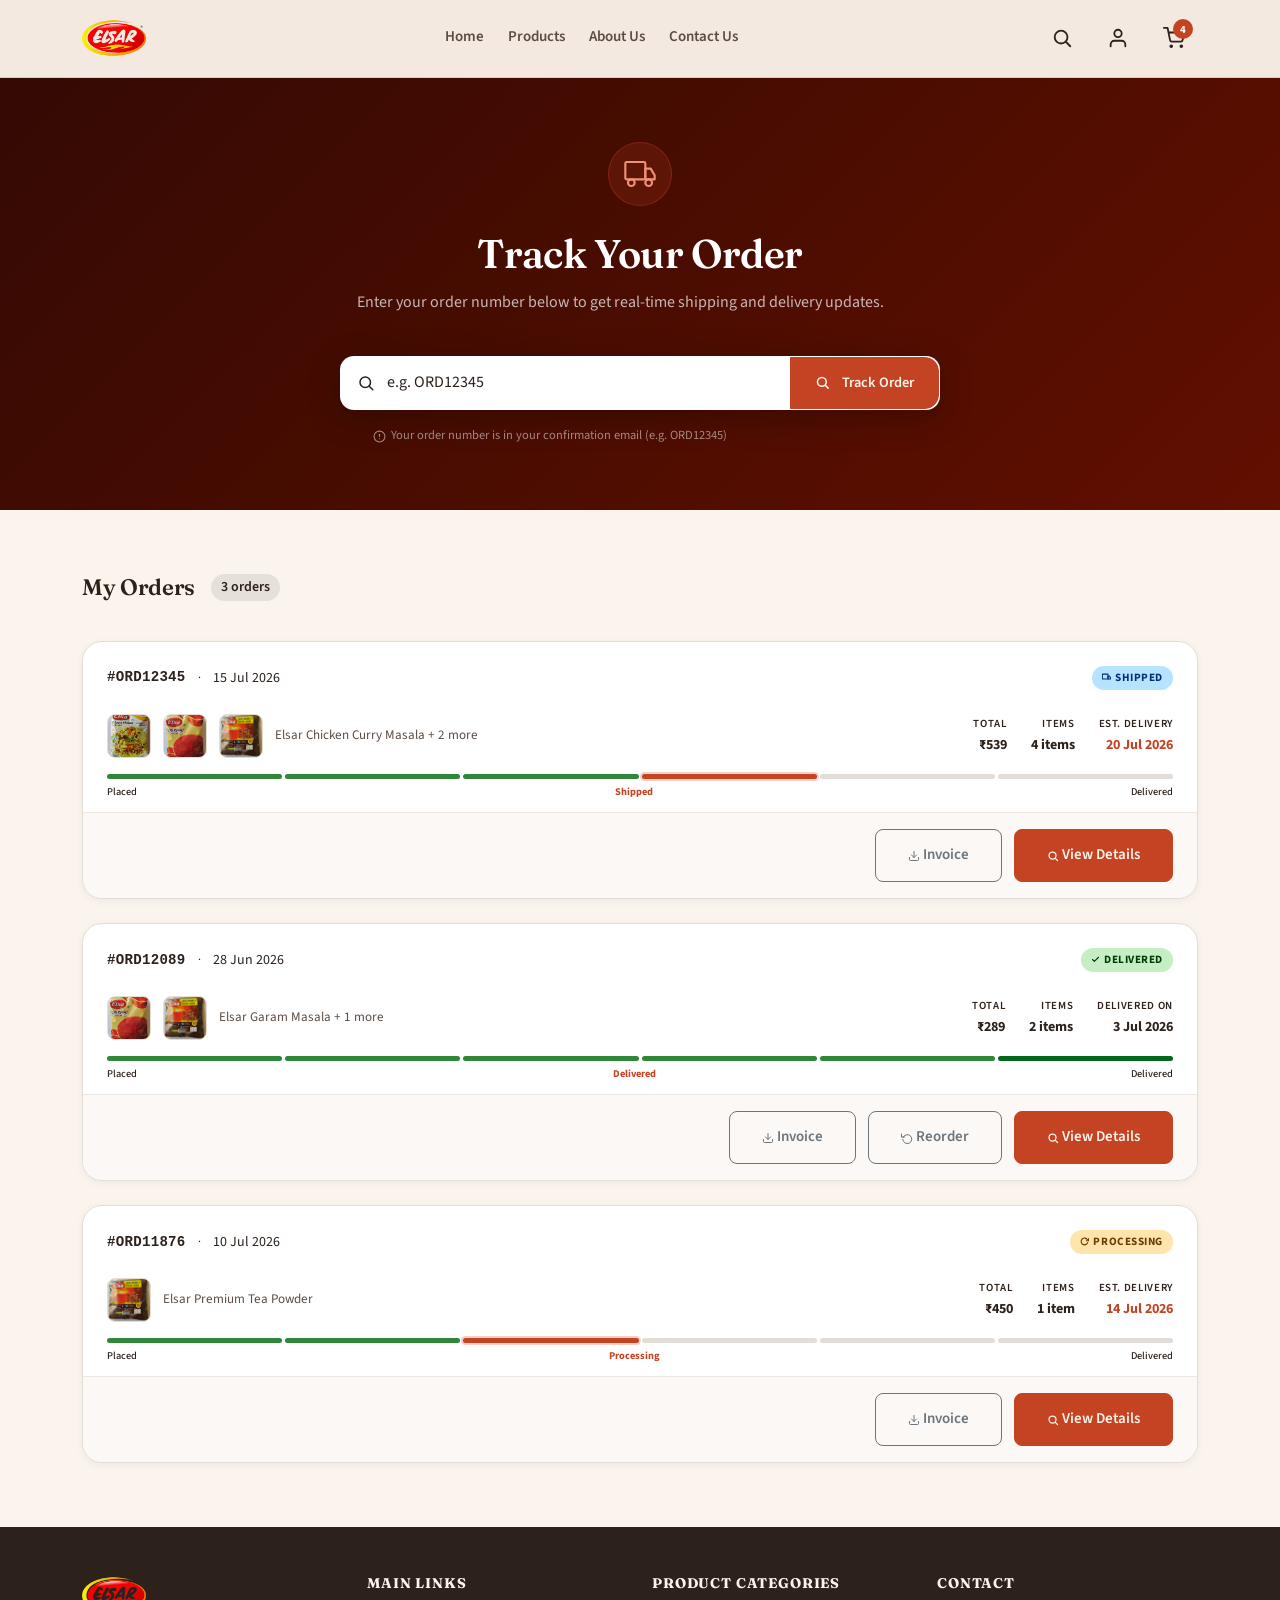
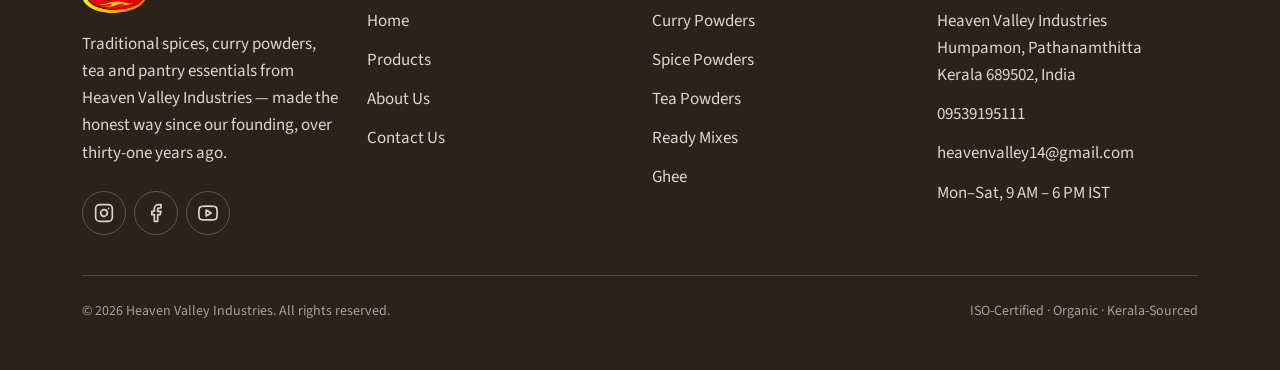
<file: order-tracking.html>
﻿<!DOCTYPE html>
<html lang="en">
<head>
  <meta charset="UTF-8">
  <meta name="viewport" content="width=device-width, initial-scale=1">
  <title>Track Order — Elsar, Heaven Valley Industries</title>
  <meta name="description" content="Track your Elsar orders, view order history, shipping updates and delivery status.">

  <link href="https://cdn.jsdelivr.net/npm/bootstrap@5.3.3/dist/css/bootstrap.min.css" rel="stylesheet">
  <link rel="preconnect" href="https://fonts.googleapis.com">
  <link rel="preconnect" href="https://fonts.gstatic.com" crossorigin>
  <link href="https://fonts.googleapis.com/css2?family=Fraunces:opsz,wght@9..144,500;9..144,600&family=Source+Sans+3:wght@400;500;600;700&display=swap" rel="stylesheet">
  <link rel="stylesheet" href="css/tokens.css">
  <link rel="stylesheet" href="css/styles.css">
</head>
<body>
  <a class="skip-link" href="#main-content">Skip to main content</a>

  <!-- HEADER -->
  <header class="site-header sticky-top">
    <div class="container-xl">
      <div class="site-header__bar">
        <a class="brand" href="index.html">
          <img class="brand__logo" src="assets/images/elsar.png" alt="elsar — Heaven Valley Industries" width="168" height="48">
        </a>
        <nav class="primary-nav" aria-label="Primary">
          <a href="index.html">Home</a>
          <a href="products.html">Products</a>
          <a href="about.html">About Us</a>
          <a href="contact.html">Contact Us</a>
        </nav>
        <div class="d-flex align-items-center gap-2 ms-auto ms-lg-0">
          <button type="button" class="icon-btn" id="searchToggle" aria-haspopup="true" aria-expanded="false" aria-controls="searchPanel" aria-label="Search products">
            <svg width="22" height="22" viewBox="0 0 24 24" fill="none" stroke="currentColor" stroke-width="2" stroke-linecap="round" stroke-linejoin="round" aria-hidden="true"><circle cx="11" cy="11" r="7"></circle><line x1="21" y1="21" x2="16.65" y2="16.65"></line></svg>
          </button>
          <div class="account-menu" id="accountMenu">
            <button type="button" class="icon-btn" id="accountMenuTrigger" aria-haspopup="true" aria-expanded="false" aria-controls="accountMenuPanel" aria-label="Account menu">
              <svg width="22" height="22" viewBox="0 0 24 24" fill="none" stroke="currentColor" stroke-width="2" stroke-linecap="round" stroke-linejoin="round" aria-hidden="true"><path d="M20 21v-2a4 4 0 0 0-4-4H8a4 4 0 0 0-4 4v2"></path><circle cx="12" cy="7" r="4"></circle></svg>
            </button>
            <div class="account-menu__panel" id="accountMenuPanel" role="menu" aria-label="Account">
              <a href="#" role="menuitem">My Account</a>
              <a href="order-tracking.html" role="menuitem">Track Order</a>
              <a href="login.html" role="menuitem">Sign In</a>
            </div>
          </div>
          <a class="icon-btn" href="cart.html" aria-label="Cart, 4 items">
            <svg width="22" height="22" viewBox="0 0 24 24" fill="none" stroke="currentColor" stroke-width="2" stroke-linecap="round" stroke-linejoin="round" aria-hidden="true"><circle cx="9" cy="21" r="1"></circle><circle cx="20" cy="21" r="1"></circle><path d="M1 1h4l2.68 13.39a2 2 0 0 0 2 1.61h9.72a2 2 0 0 0 2-1.61L23 6H6"></path></svg>
            <span class="cart-badge" id="cartBadge">4</span>
          </a>
          <button type="button" class="icon-btn nav-toggle" id="navToggle" aria-haspopup="true" aria-expanded="false" aria-controls="mobileDrawer" aria-label="Open menu">
            <svg width="22" height="22" viewBox="0 0 24 24" fill="none" stroke="currentColor" stroke-width="2" stroke-linecap="round" stroke-linejoin="round" aria-hidden="true"><line x1="3" y1="6" x2="21" y2="6"></line><line x1="3" y1="12" x2="21" y2="12"></line><line x1="3" y1="18" x2="21" y2="18"></line></svg>
          </button>
        </div>
      </div>
    </div>
    <div class="search-panel" id="searchPanel">
      <div class="search-panel__inner">
        <div class="container-xl">
          <form class="header-search" role="search" action="#" method="get">
            <label class="visually-hidden" for="site-search">Search products</label>
            <svg width="18" height="18" viewBox="0 0 24 24" fill="none" stroke="currentColor" stroke-width="2" stroke-linecap="round" stroke-linejoin="round" aria-hidden="true"><circle cx="11" cy="11" r="7"></circle><line x1="21" y1="21" x2="16.65" y2="16.65"></line></svg>
            <input type="search" id="site-search" name="q" placeholder="Search curry powders, spices, tea…">
            <button type="button" class="icon-btn search-panel__close" id="searchClose" aria-label="Close search">
              <svg width="18" height="18" viewBox="0 0 24 24" fill="none" stroke="currentColor" stroke-width="2" stroke-linecap="round" stroke-linejoin="round" aria-hidden="true"><line x1="18" y1="6" x2="6" y2="18"></line><line x1="6" y1="6" x2="18" y2="18"></line></svg>
            </button>
          </form>
        </div>
      </div>
    </div>
  </header>

  <!-- MOBILE DRAWER -->
  <div class="drawer-scrim" id="drawerScrim" hidden></div>
  <nav class="mobile-drawer" id="mobileDrawer" aria-label="Mobile" aria-hidden="true">
    <div class="mobile-drawer__head">
      <span class="brand"><img class="brand__logo" src="assets/images/elsar.png" alt="elsar — Heaven Valley Industries" width="168" height="48"></span>
      <button type="button" class="icon-btn" id="drawerClose" aria-label="Close menu">
        <svg width="20" height="20" viewBox="0 0 24 24" fill="none" stroke="currentColor" stroke-width="2" stroke-linecap="round" stroke-linejoin="round" aria-hidden="true"><line x1="18" y1="6" x2="6" y2="18"></line><line x1="6" y1="6" x2="18" y2="18"></line></svg>
      </button>
    </div>
    <div class="mobile-drawer__section">
      <p class="mobile-drawer__label">Browse</p>
      <ul class="mobile-drawer__list">
        <li><a href="index.html">Home</a></li>
        <li><a href="products.html">Products</a></li>
        <li><a href="about.html">About Us</a></li>
        <li><a href="contact.html">Contact Us</a></li>
      </ul>
    </div>
    <div class="mobile-drawer__section">
      <p class="mobile-drawer__label">Account</p>
      <ul class="mobile-drawer__list">
        <li><a href="#">My Account</a></li>
        <li><a href="order-tracking.html">Track Order</a></li>
        <li><a href="login.html">Sign In</a></li>
      </ul>
    </div>
    <div class="mobile-drawer__section" style="border-bottom:none;">
      <p class="mobile-drawer__label">Shopping</p>
      <ul class="mobile-drawer__list">
        <li>
          <a href="cart.html">
            <span class="d-flex align-items-center justify-content-between w-100">
              <span>Your Cart</span>
              <span class="cart-badge" style="position:static;" id="drawerCartBadge">4</span>
            </span>
          </a>
        </li>
      </ul>
    </div>
  </nav>

  <main id="main-content">

    <!-- ======================================================
         HERO LOOKUP SECTION
         ====================================================== -->
    <section class="ord-hero" aria-label="Order lookup">
      <div class="container-xl">
        <div class="ord-hero__inner">
          <div class="ord-hero__icon" aria-hidden="true">
            <svg width="32" height="32" viewBox="0 0 24 24" fill="none" stroke="currentColor" stroke-width="1.6" stroke-linecap="round" stroke-linejoin="round"><rect x="1" y="3" width="15" height="13" rx="1"></rect><path d="M16 8h4l3 5v3h-7V8z"></path><circle cx="5.5" cy="18.5" r="2.5"></circle><circle cx="18.5" cy="18.5" r="2.5"></circle></svg>
          </div>
          <h1 class="ord-hero__title">Track Your Order</h1>
          <p class="ord-hero__subtitle">Enter your order number below to get real-time shipping and delivery updates.</p>
          <form class="ord-lookup-bar" id="ordLookupForm" novalidate role="search">
            <div class="ord-lookup-bar__field">
              <label class="visually-hidden" for="ordLookupInput">Order number</label>
              <svg class="ord-lookup-bar__icon" width="18" height="18" viewBox="0 0 24 24" fill="none" stroke="currentColor" stroke-width="2" stroke-linecap="round" stroke-linejoin="round" aria-hidden="true"><circle cx="11" cy="11" r="7"></circle><line x1="21" y1="21" x2="16.65" y2="16.65"></line></svg>
              <input type="text" id="ordLookupInput" class="ord-lookup-bar__input" placeholder="e.g. ORD12345" autocomplete="off" spellcheck="false" aria-label="Order number">
            </div>
            <button type="submit" class="btn btn-accent ord-lookup-bar__btn">
              <svg width="15" height="15" viewBox="0 0 24 24" fill="none" stroke="currentColor" stroke-width="2.5" stroke-linecap="round" stroke-linejoin="round" aria-hidden="true"><circle cx="11" cy="11" r="7"></circle><line x1="21" y1="21" x2="16.65" y2="16.65"></line></svg>
              Track Order
            </button>
          </form>
          <p class="ord-lookup-bar__hint" id="ordLookupMsg" aria-live="polite">
            <svg width="13" height="13" viewBox="0 0 24 24" fill="none" stroke="currentColor" stroke-width="2" stroke-linecap="round" stroke-linejoin="round" aria-hidden="true"><circle cx="12" cy="12" r="10"></circle><line x1="12" y1="8" x2="12" y2="12"></line><line x1="12" y1="16" x2="12.01" y2="16"></line></svg>
            Your order number is in your confirmation email (e.g. ORD12345)
          </p>
        </div>
      </div>
    </section>

    <!-- ======================================================
         MY ORDERS — LIST VIEW
         ====================================================== -->
    <section class="ord-list-section" id="ordListView" aria-label="My orders">
      <div class="container-xl">

        <div class="ord-section-head">
          <h2 class="ord-section-title">My Orders</h2>
          <span class="ord-section-count" id="ordCount">3 orders</span>
        </div>

        <div class="ord-list" id="ordList" role="list">

          <!-- ── ORDER CARD 1 ── -->
          <article class="ord-list-card" role="listitem" data-order-id="ORD12345">
            <div class="ord-list-card__header">
              <div class="ord-list-card__meta">
                <span class="ord-list-card__id">#ORD12345</span>
                <span class="ord-dot" aria-hidden="true">·</span>
                <time class="ord-list-card__date" datetime="2026-07-15">15 Jul 2026</time>
              </div>
              <span class="ord-badge ord-badge--shipped">
                <svg width="9" height="9" viewBox="0 0 24 24" fill="none" stroke="currentColor" stroke-width="3" stroke-linecap="round" stroke-linejoin="round" aria-hidden="true"><rect x="1" y="3" width="15" height="13" rx="1"></rect><path d="M16 8h4l3 5v3h-7V8z"></path></svg>
                Shipped
              </span>
            </div>

            <div class="ord-list-card__body">
              <div class="ord-list-card__items" aria-label="Order items preview">
                <div class="ord-list-card__thumb ord-list-card__thumb--1">
                  <span class="ord-list-card__thumb-placeholder" aria-hidden="true"></span>
                </div>
                <div class="ord-list-card__thumb ord-list-card__thumb--2">
                  <span class="ord-list-card__thumb-placeholder" aria-hidden="true"></span>
                </div>
                <div class="ord-list-card__thumb ord-list-card__thumb--3">
                  <span class="ord-list-card__thumb-placeholder" aria-hidden="true"></span>
                </div>
                <span class="ord-list-card__item-names">Elsar Chicken Curry Masala + 2 more</span>
              </div>

              <div class="ord-list-card__info">
                <div class="ord-list-card__stat">
                  <span class="ord-list-card__stat-label">Total</span>
                  <span class="ord-list-card__stat-val">₹539</span>
                </div>
                <div class="ord-list-card__stat">
                  <span class="ord-list-card__stat-label">Items</span>
                  <span class="ord-list-card__stat-val">4 items</span>
                </div>
                <div class="ord-list-card__stat">
                  <span class="ord-list-card__stat-label">Est. Delivery</span>
                  <span class="ord-list-card__stat-val ord-list-card__stat-val--accent">20 Jul 2026</span>
                </div>
              </div>
            </div>

            <!-- Progress bar -->
            <div class="ord-list-card__progress" aria-label="Delivery progress: Shipped (step 4 of 6)">
              <div class="ord-list-card__progress-steps">
                <span class="ord-progress-step ord-progress-step--done" title="Placed"></span>
                <span class="ord-progress-step ord-progress-step--done" title="Confirmed"></span>
                <span class="ord-progress-step ord-progress-step--done" title="Processing"></span>
                <span class="ord-progress-step ord-progress-step--active" title="Shipped"></span>
                <span class="ord-progress-step ord-progress-step--pending" title="Out for Delivery"></span>
                <span class="ord-progress-step ord-progress-step--pending" title="Delivered"></span>
              </div>
              <div class="ord-list-card__progress-labels">
                <span>Placed</span>
                <span class="ord-progress-active-label">Shipped</span>
                <span>Delivered</span>
              </div>
            </div>

            <div class="ord-list-card__footer">
              <a href="#" class="btn btn-sm btn-outline-secondary ord-list-card__invoice-btn">
                <svg width="12" height="12" viewBox="0 0 24 24" fill="none" stroke="currentColor" stroke-width="2" stroke-linecap="round" stroke-linejoin="round" aria-hidden="true"><path d="M21 15v4a2 2 0 0 1-2 2H5a2 2 0 0 1-2-2v-4"></path><polyline points="7 10 12 15 17 10"></polyline><line x1="12" y1="15" x2="12" y2="3"></line></svg>
                Invoice
              </a>
              <button type="button" class="btn btn-sm btn-accent ord-list-card__detail-btn" data-order-id="ORD12345">
                <svg width="12" height="12" viewBox="0 0 24 24" fill="none" stroke="currentColor" stroke-width="2.5" stroke-linecap="round" stroke-linejoin="round" aria-hidden="true"><circle cx="11" cy="11" r="7"></circle><line x1="21" y1="21" x2="16.65" y2="16.65"></line></svg>
                View Details
              </button>
            </div>
          </article>

          <!-- ── ORDER CARD 2 ── -->
          <article class="ord-list-card" role="listitem" data-order-id="ORD12089">
            <div class="ord-list-card__header">
              <div class="ord-list-card__meta">
                <span class="ord-list-card__id">#ORD12089</span>
                <span class="ord-dot" aria-hidden="true">·</span>
                <time class="ord-list-card__date" datetime="2026-06-28">28 Jun 2026</time>
              </div>
              <span class="ord-badge ord-badge--delivered">
                <svg width="9" height="9" viewBox="0 0 24 24" fill="none" stroke="currentColor" stroke-width="3" stroke-linecap="round" stroke-linejoin="round" aria-hidden="true"><polyline points="20 6 9 17 4 12"></polyline></svg>
                Delivered
              </span>
            </div>

            <div class="ord-list-card__body">
              <div class="ord-list-card__items" aria-label="Order items preview">
                <div class="ord-list-card__thumb ord-list-card__thumb--1">
                  <span class="ord-list-card__thumb-placeholder" aria-hidden="true"></span>
                </div>
                <div class="ord-list-card__thumb ord-list-card__thumb--2">
                  <span class="ord-list-card__thumb-placeholder" aria-hidden="true"></span>
                </div>
                <span class="ord-list-card__item-names">Elsar Garam Masala + 1 more</span>
              </div>

              <div class="ord-list-card__info">
                <div class="ord-list-card__stat">
                  <span class="ord-list-card__stat-label">Total</span>
                  <span class="ord-list-card__stat-val">₹289</span>
                </div>
                <div class="ord-list-card__stat">
                  <span class="ord-list-card__stat-label">Items</span>
                  <span class="ord-list-card__stat-val">2 items</span>
                </div>
                <div class="ord-list-card__stat">
                  <span class="ord-list-card__stat-label">Delivered on</span>
                  <span class="ord-list-card__stat-val">3 Jul 2026</span>
                </div>
              </div>
            </div>

            <!-- Progress bar — all complete -->
            <div class="ord-list-card__progress" aria-label="Delivery progress: Delivered (complete)">
              <div class="ord-list-card__progress-steps">
                <span class="ord-progress-step ord-progress-step--done" title="Placed"></span>
                <span class="ord-progress-step ord-progress-step--done" title="Confirmed"></span>
                <span class="ord-progress-step ord-progress-step--done" title="Processing"></span>
                <span class="ord-progress-step ord-progress-step--done" title="Shipped"></span>
                <span class="ord-progress-step ord-progress-step--done" title="Out for Delivery"></span>
                <span class="ord-progress-step ord-progress-step--done ord-progress-step--delivered" title="Delivered"></span>
              </div>
              <div class="ord-list-card__progress-labels">
                <span>Placed</span>
                <span class="ord-progress-active-label">Delivered</span>
                <span>Delivered</span>
              </div>
            </div>

            <div class="ord-list-card__footer">
              <a href="#" class="btn btn-sm btn-outline-secondary ord-list-card__invoice-btn">
                <svg width="12" height="12" viewBox="0 0 24 24" fill="none" stroke="currentColor" stroke-width="2" stroke-linecap="round" stroke-linejoin="round" aria-hidden="true"><path d="M21 15v4a2 2 0 0 1-2 2H5a2 2 0 0 1-2-2v-4"></path><polyline points="7 10 12 15 17 10"></polyline><line x1="12" y1="15" x2="12" y2="3"></line></svg>
                Invoice
              </a>
              <button type="button" class="btn btn-sm btn-outline-secondary ord-list-card__reorder-btn" data-order-id="ORD12089">
                <svg width="12" height="12" viewBox="0 0 24 24" fill="none" stroke="currentColor" stroke-width="2" stroke-linecap="round" stroke-linejoin="round" aria-hidden="true"><polyline points="1 4 1 10 7 10"></polyline><path d="M3.51 15a9 9 0 1 0 .49-3.86"></path></svg>
                Reorder
              </button>
              <button type="button" class="btn btn-sm btn-accent ord-list-card__detail-btn" data-order-id="ORD12089">
                <svg width="12" height="12" viewBox="0 0 24 24" fill="none" stroke="currentColor" stroke-width="2.5" stroke-linecap="round" stroke-linejoin="round" aria-hidden="true"><circle cx="11" cy="11" r="7"></circle><line x1="21" y1="21" x2="16.65" y2="16.65"></line></svg>
                View Details
              </button>
            </div>
          </article>

          <!-- ── ORDER CARD 3 ── -->
          <article class="ord-list-card" role="listitem" data-order-id="ORD11876">
            <div class="ord-list-card__header">
              <div class="ord-list-card__meta">
                <span class="ord-list-card__id">#ORD11876</span>
                <span class="ord-dot" aria-hidden="true">·</span>
                <time class="ord-list-card__date" datetime="2026-07-10">10 Jul 2026</time>
              </div>
              <span class="ord-badge ord-badge--processing">
                <svg width="9" height="9" viewBox="0 0 24 24" fill="none" stroke="currentColor" stroke-width="3" stroke-linecap="round" stroke-linejoin="round" aria-hidden="true"><polyline points="23 4 23 10 17 10"></polyline><path d="M20.49 15a9 9 0 1 1-.68-7.82"></path></svg>
                Processing
              </span>
            </div>

            <div class="ord-list-card__body">
              <div class="ord-list-card__items" aria-label="Order items preview">
                <div class="ord-list-card__thumb ord-list-card__thumb--1">
                  <span class="ord-list-card__thumb-placeholder" aria-hidden="true"></span>
                </div>
                <span class="ord-list-card__item-names">Elsar Premium Tea Powder</span>
              </div>

              <div class="ord-list-card__info">
                <div class="ord-list-card__stat">
                  <span class="ord-list-card__stat-label">Total</span>
                  <span class="ord-list-card__stat-val">₹450</span>
                </div>
                <div class="ord-list-card__stat">
                  <span class="ord-list-card__stat-label">Items</span>
                  <span class="ord-list-card__stat-val">1 item</span>
                </div>
                <div class="ord-list-card__stat">
                  <span class="ord-list-card__stat-label">Est. Delivery</span>
                  <span class="ord-list-card__stat-val ord-list-card__stat-val--accent">14 Jul 2026</span>
                </div>
              </div>
            </div>

            <!-- Progress bar -->
            <div class="ord-list-card__progress" aria-label="Delivery progress: Processing (step 3 of 6)">
              <div class="ord-list-card__progress-steps">
                <span class="ord-progress-step ord-progress-step--done" title="Placed"></span>
                <span class="ord-progress-step ord-progress-step--done" title="Confirmed"></span>
                <span class="ord-progress-step ord-progress-step--active" title="Processing"></span>
                <span class="ord-progress-step ord-progress-step--pending" title="Shipped"></span>
                <span class="ord-progress-step ord-progress-step--pending" title="Out for Delivery"></span>
                <span class="ord-progress-step ord-progress-step--pending" title="Delivered"></span>
              </div>
              <div class="ord-list-card__progress-labels">
                <span>Placed</span>
                <span class="ord-progress-active-label">Processing</span>
                <span>Delivered</span>
              </div>
            </div>

            <div class="ord-list-card__footer">
              <a href="#" class="btn btn-sm btn-outline-secondary ord-list-card__invoice-btn">
                <svg width="12" height="12" viewBox="0 0 24 24" fill="none" stroke="currentColor" stroke-width="2" stroke-linecap="round" stroke-linejoin="round" aria-hidden="true"><path d="M21 15v4a2 2 0 0 1-2 2H5a2 2 0 0 1-2-2v-4"></path><polyline points="7 10 12 15 17 10"></polyline><line x1="12" y1="15" x2="12" y2="3"></line></svg>
                Invoice
              </a>
              <button type="button" class="btn btn-sm btn-accent ord-list-card__detail-btn" data-order-id="ORD11876">
                <svg width="12" height="12" viewBox="0 0 24 24" fill="none" stroke="currentColor" stroke-width="2.5" stroke-linecap="round" stroke-linejoin="round" aria-hidden="true"><circle cx="11" cy="11" r="7"></circle><line x1="21" y1="21" x2="16.65" y2="16.65"></line></svg>
                View Details
              </button>
            </div>
          </article>

        </div><!-- /ord-list -->

        <!-- Not found message -->
        <div class="ord-not-found" id="ordNotFound" hidden role="alert">
          <div class="ord-not-found__icon" aria-hidden="true">
            <svg width="40" height="40" viewBox="0 0 24 24" fill="none" stroke="currentColor" stroke-width="1.4" stroke-linecap="round" stroke-linejoin="round"><circle cx="11" cy="11" r="8"></circle><line x1="21" y1="21" x2="16.65" y2="16.65"></line></svg>
          </div>
          <h3 class="ord-not-found__title">No order found</h3>
          <p class="ord-not-found__desc">We couldn't find order <strong id="ordNotFoundId"></strong>. Please check the order number in your confirmation email and try again.</p>
          <button type="button" class="btn btn-accent mt-1" id="ordClearSearch">Show All Orders</button>
        </div>

      </div>
    </section>

    <!-- ======================================================
         ORDER DETAIL VIEW (hidden, shown on "View Details")
         ====================================================== -->
    <section class="ord-detail-section" id="ordDetailView" hidden aria-label="Order details">
      <div class="container-xl">

        <!-- Back nav -->
        <button type="button" class="ord-back-btn" id="ordBackBtn">
          <svg width="16" height="16" viewBox="0 0 24 24" fill="none" stroke="currentColor" stroke-width="2.5" stroke-linecap="round" stroke-linejoin="round" aria-hidden="true"><polyline points="15 18 9 12 15 6"></polyline></svg>
          Back to My Orders
        </button>

        <!-- Page heading -->
        <div class="ord-page-head" id="ordDetailHead">
          <!-- filled by JS -->
        </div>

        <div class="row g-4">

          <!-- LEFT COLUMN -->
          <div class="col-lg-8">

            <!-- Status Tracker -->
            <div class="ord-card ord-card--tracker" aria-label="Order status">
              <div class="ord-card__head">
                <svg width="16" height="16" viewBox="0 0 24 24" fill="none" stroke="currentColor" stroke-width="2" stroke-linecap="round" stroke-linejoin="round" aria-hidden="true"><rect x="1" y="3" width="15" height="13" rx="1"></rect><path d="M16 8h4l3 5v3h-7V8z"></path><circle cx="5.5" cy="18.5" r="2.5"></circle><circle cx="18.5" cy="18.5" r="2.5"></circle></svg>
                <h2 class="ord-card__title">Order Status</h2>
                <span class="ord-badge ms-auto" id="detailStatusBadge"></span>
              </div>
              <div class="ord-tracker" id="ordTracker" role="list" aria-label="Delivery stages">

                <div class="ord-tracker__step" role="listitem" data-step="0">
                  <div class="ord-tracker__node">
                    <span class="ord-tracker__icon" aria-hidden="true">
                      <svg width="14" height="14" viewBox="0 0 24 24" fill="none" stroke="currentColor" stroke-width="2.5" stroke-linecap="round" stroke-linejoin="round"><polyline points="20 6 9 17 4 12"></polyline></svg>
                    </span>
                    <div class="ord-tracker__line"></div>
                  </div>
                  <div class="ord-tracker__info">
                    <p class="ord-tracker__label">Order Placed</p>
                    <p class="ord-tracker__date" id="trackerDate0">—</p>
                  </div>
                </div>

                <div class="ord-tracker__step" role="listitem" data-step="1">
                  <div class="ord-tracker__node">
                    <span class="ord-tracker__icon" aria-hidden="true">
                      <svg width="14" height="14" viewBox="0 0 24 24" fill="none" stroke="currentColor" stroke-width="2.5" stroke-linecap="round" stroke-linejoin="round"><polyline points="20 6 9 17 4 12"></polyline></svg>
                    </span>
                    <div class="ord-tracker__line"></div>
                  </div>
                  <div class="ord-tracker__info">
                    <p class="ord-tracker__label">Confirmed</p>
                    <p class="ord-tracker__date" id="trackerDate1">—</p>
                  </div>
                </div>

                <div class="ord-tracker__step" role="listitem" data-step="2">
                  <div class="ord-tracker__node">
                    <span class="ord-tracker__icon" aria-hidden="true">
                      <svg width="14" height="14" viewBox="0 0 24 24" fill="none" stroke="currentColor" stroke-width="2.5" stroke-linecap="round" stroke-linejoin="round"><polyline points="20 6 9 17 4 12"></polyline></svg>
                    </span>
                    <div class="ord-tracker__line"></div>
                  </div>
                  <div class="ord-tracker__info">
                    <p class="ord-tracker__label">Processing</p>
                    <p class="ord-tracker__date" id="trackerDate2">—</p>
                  </div>
                </div>

                <div class="ord-tracker__step" role="listitem" data-step="3">
                  <div class="ord-tracker__node">
                    <span class="ord-tracker__icon" aria-hidden="true">
                      <svg width="14" height="14" viewBox="0 0 24 24" fill="none" stroke="currentColor" stroke-width="2" stroke-linecap="round" stroke-linejoin="round"><rect x="1" y="3" width="15" height="13" rx="1"></rect><path d="M16 8h4l3 5v3h-7V8z"></path><circle cx="5.5" cy="18.5" r="2.5"></circle><circle cx="18.5" cy="18.5" r="2.5"></circle></svg>
                    </span>
                    <div class="ord-tracker__line"></div>
                  </div>
                  <div class="ord-tracker__info">
                    <p class="ord-tracker__label">Shipped</p>
                    <p class="ord-tracker__date" id="trackerDate3">—</p>
                  </div>
                </div>

                <div class="ord-tracker__step" role="listitem" data-step="4">
                  <div class="ord-tracker__node">
                    <span class="ord-tracker__icon" aria-hidden="true">
                      <svg width="14" height="14" viewBox="0 0 24 24" fill="none" stroke="currentColor" stroke-width="2" stroke-linecap="round" stroke-linejoin="round"><path d="M3 9l9-7 9 7v11a2 2 0 0 1-2 2H5a2 2 0 0 1-2-2z"></path><polyline points="9 22 9 12 15 12 15 22"></polyline></svg>
                    </span>
                    <div class="ord-tracker__line"></div>
                  </div>
                  <div class="ord-tracker__info">
                    <p class="ord-tracker__label">Out for Delivery</p>
                    <p class="ord-tracker__date" id="trackerDate4">—</p>
                  </div>
                </div>

                <div class="ord-tracker__step" role="listitem" data-step="5">
                  <div class="ord-tracker__node">
                    <span class="ord-tracker__icon" aria-hidden="true">
                      <svg width="14" height="14" viewBox="0 0 24 24" fill="none" stroke="currentColor" stroke-width="2.5" stroke-linecap="round" stroke-linejoin="round"><polyline points="20 6 9 17 4 12"></polyline></svg>
                    </span>
                  </div>
                  <div class="ord-tracker__info">
                    <p class="ord-tracker__label">Delivered</p>
                    <p class="ord-tracker__date" id="trackerDate5">—</p>
                  </div>
                </div>

              </div>
            </div>

            <!-- Order Items -->
            <div class="ord-card" aria-label="Order items">
              <div class="ord-card__head">
                <svg width="16" height="16" viewBox="0 0 24 24" fill="none" stroke="currentColor" stroke-width="2" stroke-linecap="round" stroke-linejoin="round" aria-hidden="true"><path d="M6 2L3 6v14a2 2 0 0 0 2 2h14a2 2 0 0 0 2-2V6l-3-4z"></path><line x1="3" y1="6" x2="21" y2="6"></line><path d="M16 10a4 4 0 0 1-8 0"></path></svg>
                <h2 class="ord-card__title">Order Items</h2>
              </div>
              <div class="ord-items-list" id="detailItemsList">
                <!-- filled by JS -->
              </div>
            </div>

            <!-- Timeline -->
            <div class="ord-card" aria-label="Order timeline">
              <div class="ord-card__head">
                <svg width="16" height="16" viewBox="0 0 24 24" fill="none" stroke="currentColor" stroke-width="2" stroke-linecap="round" stroke-linejoin="round" aria-hidden="true"><polyline points="22 12 18 12 15 21 9 3 6 12 2 12"></polyline></svg>
                <h2 class="ord-card__title">Order Timeline</h2>
              </div>
              <ol class="ord-timeline" id="detailTimeline" aria-label="Order history">
                <!-- filled by JS -->
              </ol>
            </div>

          </div><!-- /left col -->

          <!-- RIGHT COLUMN -->
          <div class="col-lg-4">

            <!-- Summary -->
            <div class="ord-card ord-card--sticky" aria-label="Order summary">
              <div class="ord-card__head">
                <svg width="16" height="16" viewBox="0 0 24 24" fill="none" stroke="currentColor" stroke-width="2" stroke-linecap="round" stroke-linejoin="round" aria-hidden="true"><path d="M14 2H6a2 2 0 0 0-2 2v16a2 2 0 0 0 2 2h12a2 2 0 0 0 2-2V8z"></path><polyline points="14 2 14 8 20 8"></polyline></svg>
                <h2 class="ord-card__title">Summary</h2>
              </div>
              <dl class="ord-summary-list" id="detailSummaryList">
                <!-- filled by JS -->
              </dl>
              <hr class="ord-divider">
              <div class="ord-billing" id="detailBilling">
                <!-- filled by JS -->
              </div>
            </div>

            <!-- Shipping Address -->
            <div class="ord-card" aria-label="Shipping address">
              <div class="ord-card__head">
                <svg width="16" height="16" viewBox="0 0 24 24" fill="none" stroke="currentColor" stroke-width="2" stroke-linecap="round" stroke-linejoin="round" aria-hidden="true"><path d="M21 10c0 7-9 13-9 13s-9-6-9-13a9 9 0 0 1 18 0z"></path><circle cx="12" cy="10" r="3"></circle></svg>
                <h2 class="ord-card__title">Shipping Address</h2>
              </div>
              <address class="ord-address" id="detailAddress">
                <!-- filled by JS -->
              </address>
            </div>

            <!-- Payment Info -->
            <div class="ord-card" aria-label="Payment information">
              <div class="ord-card__head">
                <svg width="16" height="16" viewBox="0 0 24 24" fill="none" stroke="currentColor" stroke-width="2" stroke-linecap="round" stroke-linejoin="round" aria-hidden="true"><rect x="1" y="4" width="22" height="16" rx="2" ry="2"></rect><line x1="1" y1="10" x2="23" y2="10"></line></svg>
                <h2 class="ord-card__title">Payment</h2>
              </div>
              <dl class="ord-summary-list" id="detailPayment">
                <!-- filled by JS -->
              </dl>
            </div>

            <!-- Delivery / Courier -->
            <div class="ord-card" id="detailDeliveryCard" aria-label="Delivery information">
              <div class="ord-card__head">
                <svg width="16" height="16" viewBox="0 0 24 24" fill="none" stroke="currentColor" stroke-width="2" stroke-linecap="round" stroke-linejoin="round" aria-hidden="true"><rect x="1" y="3" width="15" height="13" rx="1"></rect><path d="M16 8h4l3 5v3h-7V8z"></path><circle cx="5.5" cy="18.5" r="2.5"></circle><circle cx="18.5" cy="18.5" r="2.5"></circle></svg>
                <h2 class="ord-card__title">Delivery</h2>
              </div>
              <dl class="ord-summary-list" id="detailDelivery">
                <!-- filled by JS -->
              </dl>
              <div class="px-3 pb-3" id="detailTrackBtn"></div>
            </div>

            <!-- Actions -->
            <div class="ord-card ord-card--actions" aria-label="Order actions">
              <h2 class="ord-card__title mb-3">Need Help?</h2>
              <div class="d-grid gap-2">
                <button type="button" class="btn btn-outline-secondary ord-action-btn" id="detailInvoiceBtn">
                  <svg width="15" height="15" viewBox="0 0 24 24" fill="none" stroke="currentColor" stroke-width="2" stroke-linecap="round" stroke-linejoin="round" aria-hidden="true"><path d="M21 15v4a2 2 0 0 1-2 2H5a2 2 0 0 1-2-2v-4"></path><polyline points="7 10 12 15 17 10"></polyline><line x1="12" y1="15" x2="12" y2="3"></line></svg>
                  Download Invoice
                </button>
                <button type="button" class="btn btn-outline-secondary ord-action-btn" id="detailReorderBtn">
                  <svg width="15" height="15" viewBox="0 0 24 24" fill="none" stroke="currentColor" stroke-width="2" stroke-linecap="round" stroke-linejoin="round" aria-hidden="true"><polyline points="1 4 1 10 7 10"></polyline><path d="M3.51 15a9 9 0 1 0 .49-3.86"></path></svg>
                  Reorder Items
                </button>
                <a href="contact.html" class="btn btn-outline-secondary ord-action-btn">
                  <svg width="15" height="15" viewBox="0 0 24 24" fill="none" stroke="currentColor" stroke-width="2" stroke-linecap="round" stroke-linejoin="round" aria-hidden="true"><path d="M21 15a2 2 0 0 1-2 2H7l-4 4V5a2 2 0 0 1 2-2h14a2 2 0 0 1 2 2z"></path></svg>
                  Contact Support
                </a>
              </div>
            </div>

          </div><!-- /right col -->
        </div><!-- /row -->
      </div><!-- /container -->
    </section>

  </main>

  <!-- FOOTER -->
  <footer class="site-footer" id="contact">
    <div class="container-xl py-5">
      <div class="row row-cols-1 row-cols-md-2 row-cols-lg-4 g-4">
        <div class="col">
          <span class="footer-brand">
            <img class="brand__logo" src="assets/images/elsar.png" alt="elsar — Heaven Valley Industries" width="168" height="48">
          </span>
          <p class="mb-0" style="max-width:32ch;">Traditional spices, curry powders, tea and pantry essentials from Heaven Valley Industries — made the honest way since our founding, over thirty-one years ago.</p>
          <div class="social-row">
            <a href="#" aria-label="Follow elsar on Instagram"><svg width="20" height="20" viewBox="0 0 24 24" fill="none" stroke="currentColor" stroke-width="2" stroke-linecap="round" stroke-linejoin="round" aria-hidden="true"><rect x="2" y="2" width="20" height="20" rx="5"></rect><path d="M16 11.37A4 4 0 1 1 12.63 8 4 4 0 0 1 16 11.37z"></path><line x1="17.5" y1="6.5" x2="17.51" y2="6.5"></line></svg></a>
            <a href="#" aria-label="Follow elsar on Facebook"><svg width="20" height="20" viewBox="0 0 24 24" fill="none" stroke="currentColor" stroke-width="2" stroke-linecap="round" stroke-linejoin="round" aria-hidden="true"><path d="M18 2h-3a5 5 0 0 0-5 5v3H7v4h3v8h4v-8h3l1-4h-4V7a1 1 0 0 1 1-1h3z"></path></svg></a>
            <a href="#" aria-label="Subscribe to elsar on YouTube"><svg width="20" height="20" viewBox="0 0 24 24" fill="none" stroke="currentColor" stroke-width="2" stroke-linecap="round" stroke-linejoin="round" aria-hidden="true"><path d="M22.5 6.4a3 3 0 0 0-2.1-2.1C18.6 3.7 12 3.7 12 3.7s-6.6 0-8.4.6A3 3 0 0 0 1.5 6.4 31 31 0 0 0 1 12a31 31 0 0 0 .5 5.6 3 3 0 0 0 2.1 2.1c1.8.6 8.4.6 8.4.6s6.6 0 8.4-.6a3 3 0 0 0 2.1-2.1A31 31 0 0 0 23 12a31 31 0 0 0-.5-5.6z"></path><polygon points="9.8 15.5 15.8 12 9.8 8.5 9.8 15.5"></polygon></svg></a>
          </div>
        </div>
        <div class="col">
          <h2 class="footer-heading h6">Main Links</h2>
          <ul class="footer-links">
            <li><a href="index.html">Home</a></li>
            <li><a href="products.html">Products</a></li>
            <li><a href="about.html">About Us</a></li>
            <li><a href="contact.html">Contact Us</a></li>
          </ul>
        </div>
        <div class="col">
          <h2 class="footer-heading h6">Product Categories</h2>
          <ul class="footer-links">
            <li><a href="products.html">Curry Powders</a></li>
            <li><a href="products.html">Spice Powders</a></li>
            <li><a href="products.html">Tea Powders</a></li>
            <li><a href="products.html">Ready Mixes</a></li>
            <li><a href="products.html">Ghee</a></li>
          </ul>
        </div>
        <div class="col">
          <h2 class="footer-heading h6">Contact</h2>
          <ul class="footer-links">
            <li>Heaven Valley Industries<br>Humpamon, Pathanamthitta<br>Kerala 689502, India</li>
            <li><a href="tel:09539195111">09539195111</a></li>
            <li><a href="mailto:heavenvalley14@gmail.com">heavenvalley14@gmail.com</a></li>
            <li>Mon–Sat, 9 AM – 6 PM IST</li>
          </ul>
        </div>
      </div>
      <div class="footer-bottom d-flex flex-wrap justify-content-between gap-2">
        <span>© <span id="footerYear"></span> Heaven Valley Industries. All rights reserved.</span>
        <span>ISO-Certified · Organic · Kerala-Sourced</span>
      </div>
    </div>
  </footer>

  <!-- Quick view dialog (required by main.js) -->
  <dialog class="quick-view" id="quickViewDialog" aria-labelledby="quickViewTitle">
    <button type="button" class="icon-btn quick-view__close" id="quickViewClose" aria-label="Close quick view">
      <svg width="20" height="20" viewBox="0 0 24 24" fill="none" stroke="currentColor" stroke-width="2" stroke-linecap="round" stroke-linejoin="round" aria-hidden="true"><line x1="18" y1="6" x2="6" y2="18"></line><line x1="6" y1="6" x2="18" y2="18"></line></svg>
    </button>
    <div class="quick-view__body">
      <div class="quick-view__media">
        <span class="media-placeholder" id="quickViewMedia" aria-hidden="true"></span>
      </div>
      <div>
        <h2 class="h4 mb-1" id="quickViewTitle"></h2>
        <p class="product-card__weight" id="quickViewWeight"></p>
        <p class="product-card__price" id="quickViewPrice"></p>
        <p id="quickViewDesc"></p>
        <button type="button" class="btn btn-accent btn-add" id="quickViewAdd">
          <span class="btn-add__label">Add to Cart</span>
        </button>
      </div>
    </div>
  </dialog>

  <script src="https://cdn.jsdelivr.net/npm/bootstrap@5.3.3/dist/js/bootstrap.bundle.min.js"></script>
  <script src="js/main.js"></script>
  <script src="js/order-tracking.js"></script>
</body>
</html>
</file>
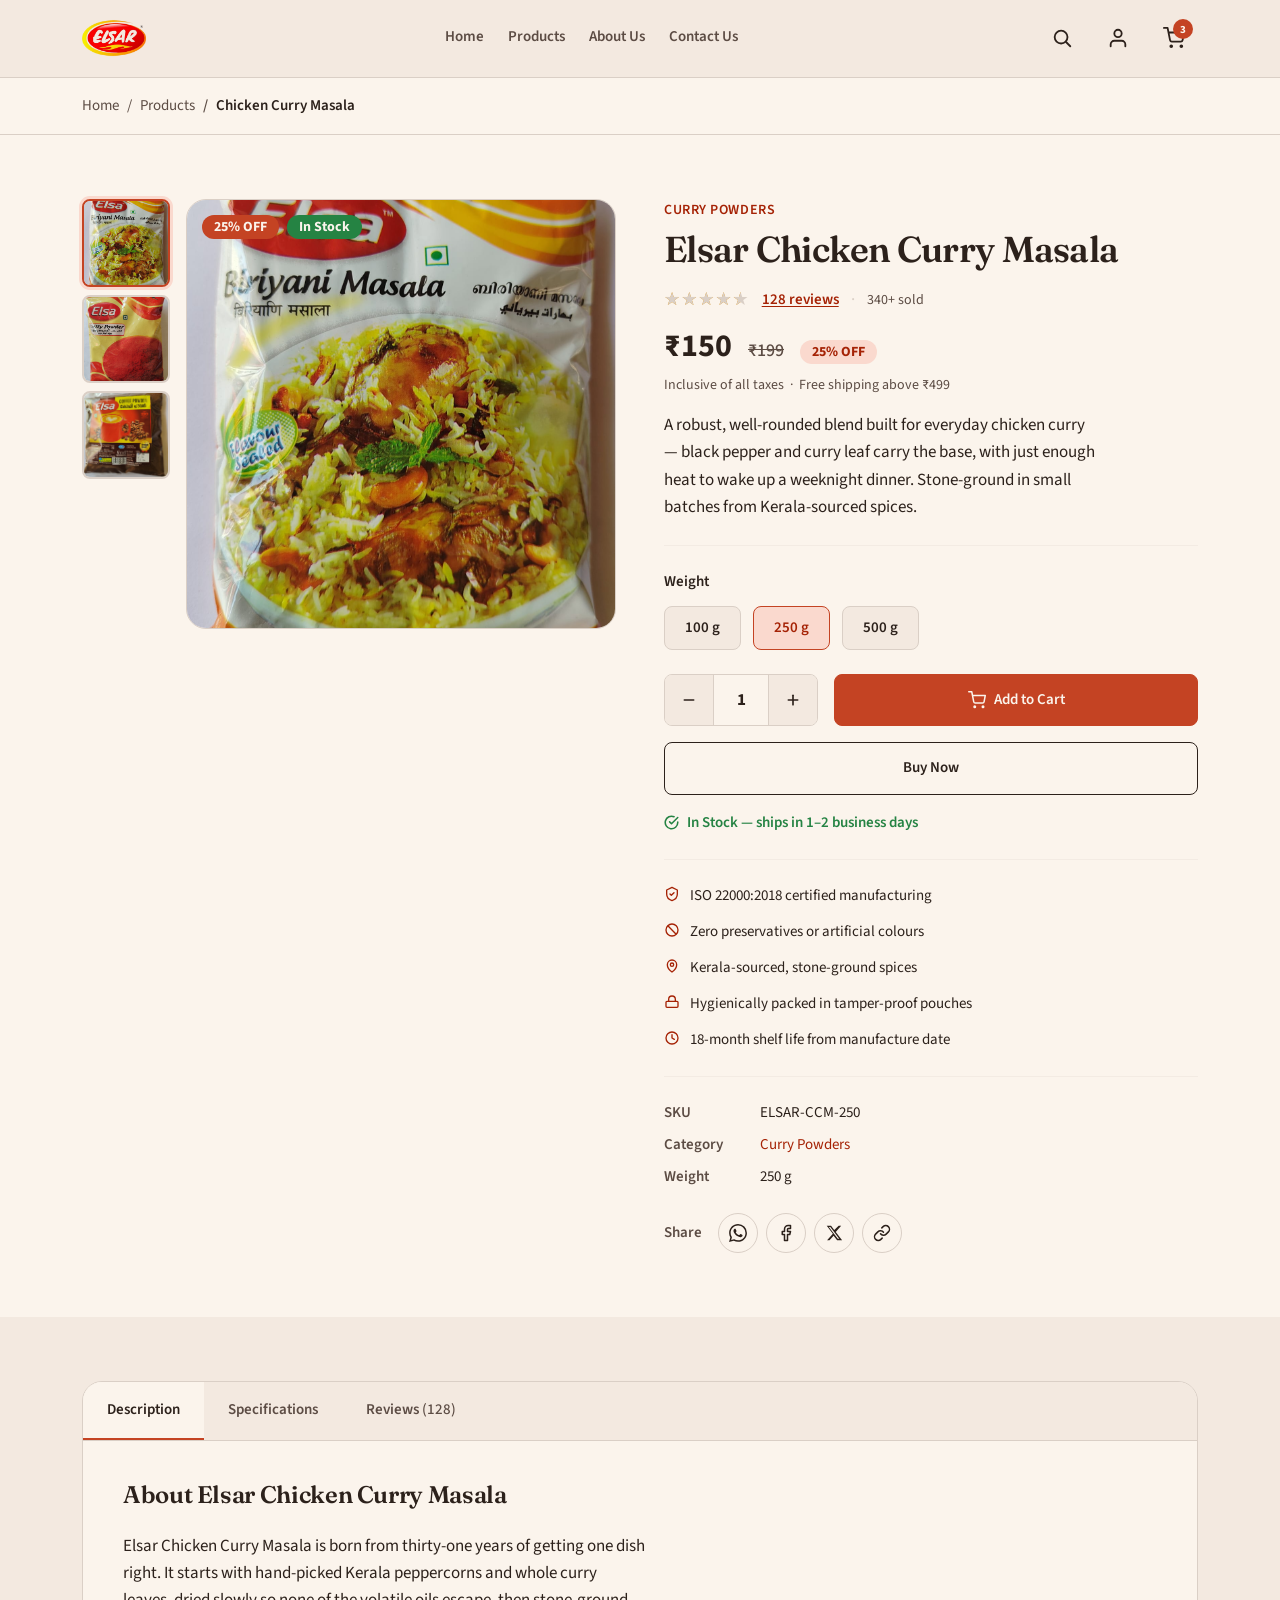
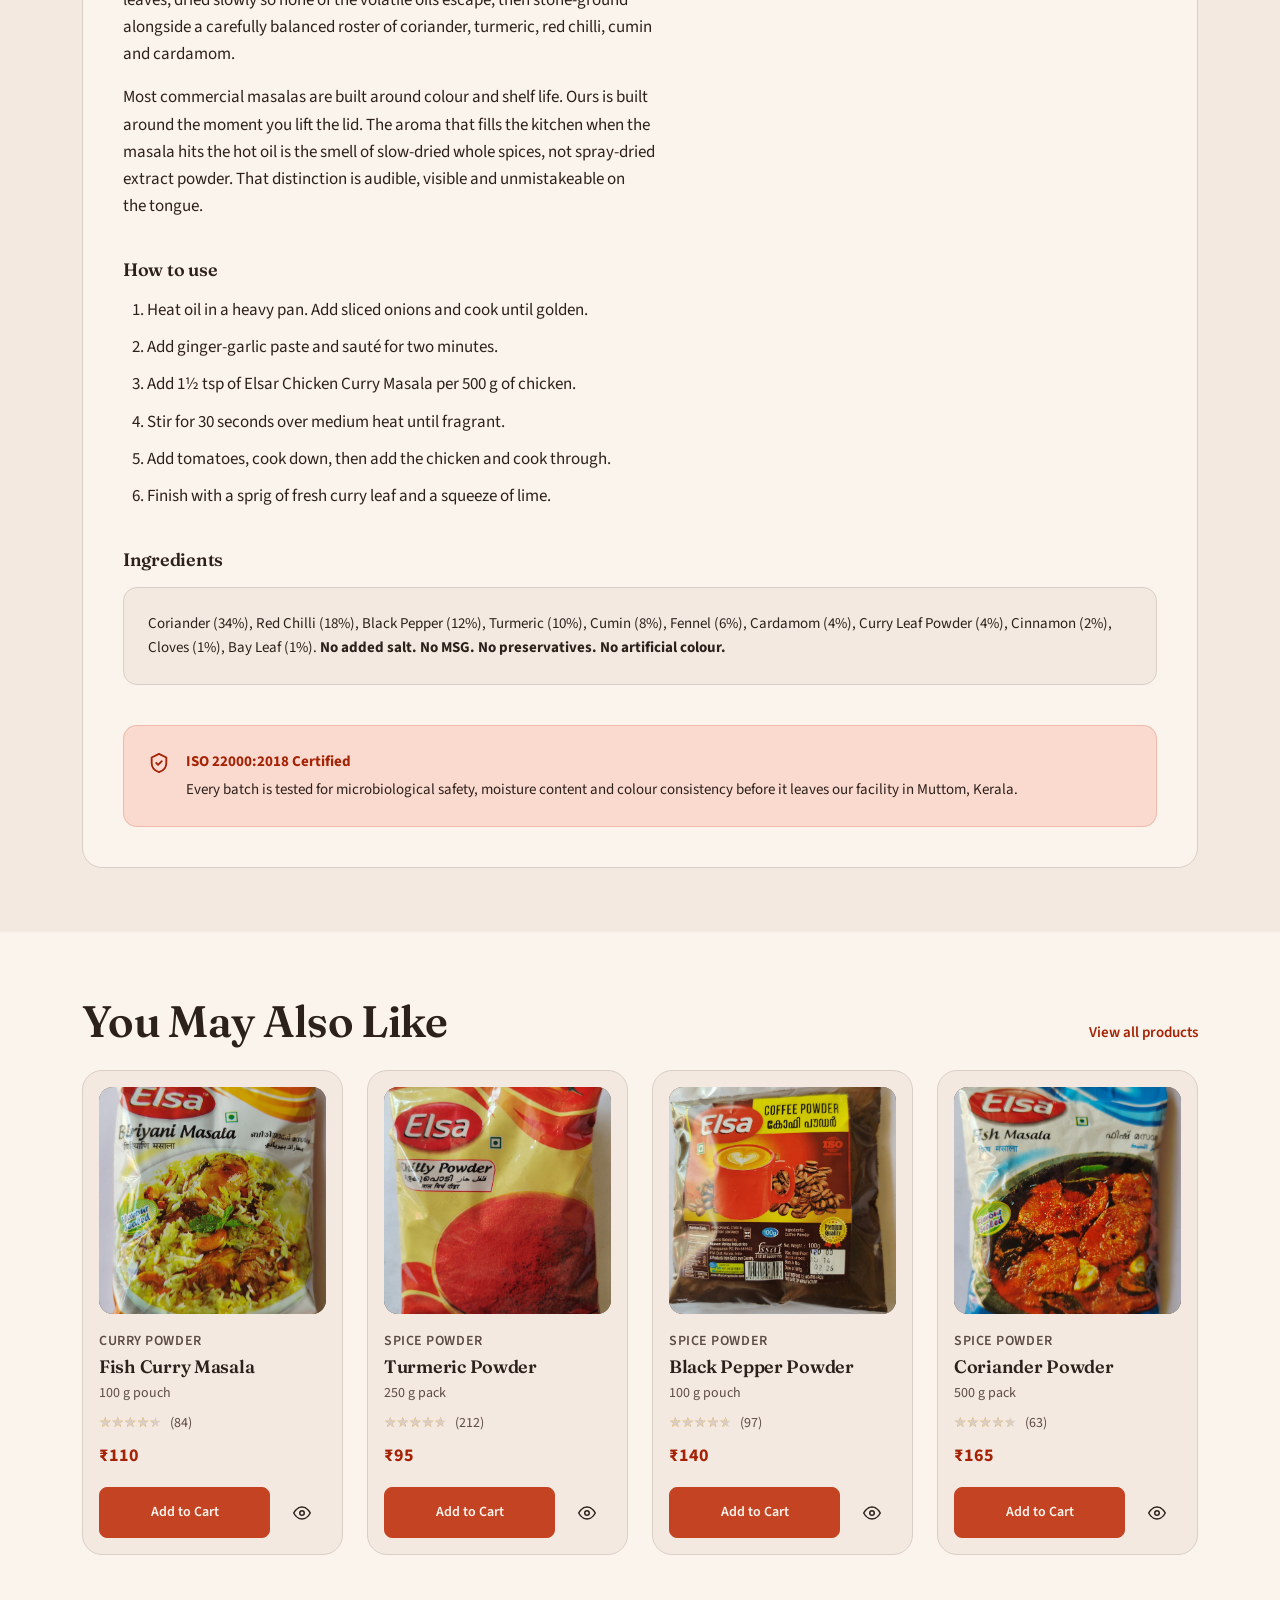
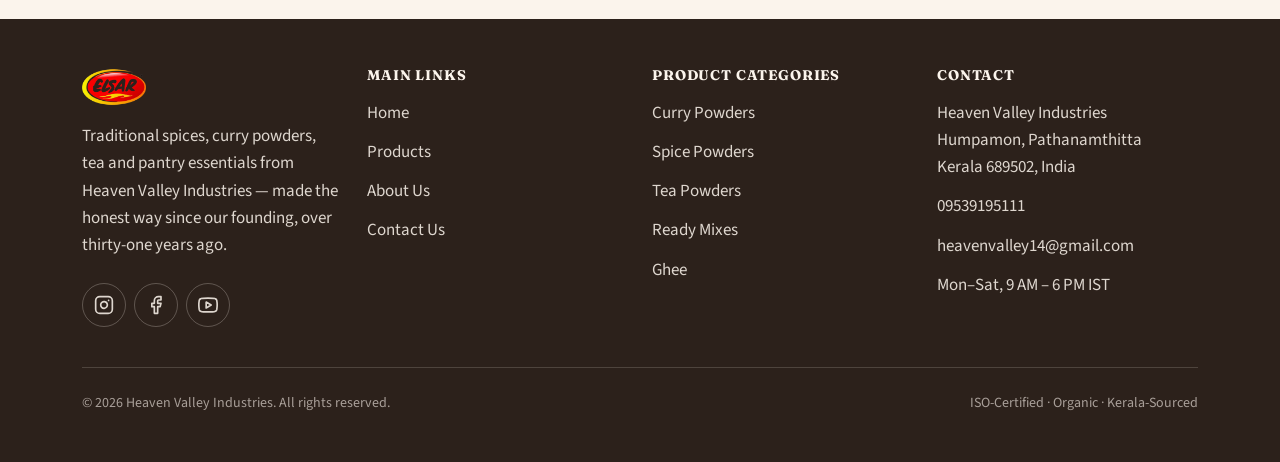
<file: product-detail.html>
﻿<!DOCTYPE html>
<html lang="en">
<head>
  <meta charset="UTF-8">
  <meta name="viewport" content="width=device-width, initial-scale=1">
  <title>Chicken Curry Masala 250g — Elsar, Heaven Valley Industries</title>
  <meta name="description" content="Buy Elsar Chicken Curry Masala 250g — a robust, stone-ground blend of black pepper and curry leaf. ISO-certified, no preservatives, Kerala-sourced.">

  <link href="https://cdn.jsdelivr.net/npm/bootstrap@5.3.3/dist/css/bootstrap.min.css" rel="stylesheet">
  <link rel="preconnect" href="https://fonts.googleapis.com">
  <link rel="preconnect" href="https://fonts.gstatic.com" crossorigin>
  <link href="https://fonts.googleapis.com/css2?family=Fraunces:opsz,wght@9..144,500;9..144,600&family=Source+Sans+3:wght@400;500;600;700&display=swap" rel="stylesheet">
  <link rel="stylesheet" href="css/tokens.css">
  <link rel="stylesheet" href="css/styles.css">
</head>
<body>
  <a class="skip-link" href="#main-content">Skip to main content</a>

  <!-- HEADER -->
  <header class="site-header sticky-top">
    <div class="container-xl">
      <div class="site-header__bar">
        <a class="brand" href="index.html">
          <img class="brand__logo" src="assets/images/elsar.png" alt="elsar — Heaven Valley Industries" width="168" height="48">
        </a>
        <nav class="primary-nav" aria-label="Primary">
          <a href="index.html">Home</a>
          <a href="products.html">Products</a>
          <a href="about.html">About Us</a>
          <a href="contact.html">Contact Us</a>
        </nav>
        <div class="d-flex align-items-center gap-2 ms-auto ms-lg-0">
          <button type="button" class="icon-btn" id="searchToggle" aria-haspopup="true" aria-expanded="false" aria-controls="searchPanel" aria-label="Search products">
            <svg width="22" height="22" viewBox="0 0 24 24" fill="none" stroke="currentColor" stroke-width="2" stroke-linecap="round" stroke-linejoin="round" aria-hidden="true"><circle cx="11" cy="11" r="7"></circle><line x1="21" y1="21" x2="16.65" y2="16.65"></line></svg>
          </button>
          <div class="account-menu" id="accountMenu">
            <button type="button" class="icon-btn" id="accountMenuTrigger" aria-haspopup="true" aria-expanded="false" aria-controls="accountMenuPanel" aria-label="Account menu">
              <svg width="22" height="22" viewBox="0 0 24 24" fill="none" stroke="currentColor" stroke-width="2" stroke-linecap="round" stroke-linejoin="round" aria-hidden="true"><path d="M20 21v-2a4 4 0 0 0-4-4H8a4 4 0 0 0-4 4v2"></path><circle cx="12" cy="7" r="4"></circle></svg>
            </button>
            <div class="account-menu__panel" id="accountMenuPanel" role="menu" aria-label="Account">
              <a href="#" role="menuitem">My Account</a>
              <a href="order-tracking.html" role="menuitem">Track Order</a>
              <a href="login.html" role="menuitem">Sign In</a>
            </div>
          </div>
          <a class="icon-btn" href="cart.html" aria-label="Cart, 3 items">
            <svg width="22" height="22" viewBox="0 0 24 24" fill="none" stroke="currentColor" stroke-width="2" stroke-linecap="round" stroke-linejoin="round" aria-hidden="true"><circle cx="9" cy="21" r="1"></circle><circle cx="20" cy="21" r="1"></circle><path d="M1 1h4l2.68 13.39a2 2 0 0 0 2 1.61h9.72a2 2 0 0 0 2-1.61L23 6H6"></path></svg>
            <span class="cart-badge" id="cartBadge">3</span>
          </a>
          <button type="button" class="icon-btn nav-toggle" id="navToggle" aria-haspopup="true" aria-expanded="false" aria-controls="mobileDrawer" aria-label="Open menu">
            <svg width="22" height="22" viewBox="0 0 24 24" fill="none" stroke="currentColor" stroke-width="2" stroke-linecap="round" stroke-linejoin="round" aria-hidden="true"><line x1="3" y1="6" x2="21" y2="6"></line><line x1="3" y1="12" x2="21" y2="12"></line><line x1="3" y1="18" x2="21" y2="18"></line></svg>
          </button>
        </div>
      </div>
    </div>
    <div class="search-panel" id="searchPanel">
      <div class="search-panel__inner">
        <div class="container-xl">
          <form class="header-search" role="search" action="#" method="get">
            <label class="visually-hidden" for="site-search">Search products</label>
            <svg width="18" height="18" viewBox="0 0 24 24" fill="none" stroke="currentColor" stroke-width="2" stroke-linecap="round" stroke-linejoin="round" aria-hidden="true"><circle cx="11" cy="11" r="7"></circle><line x1="21" y1="21" x2="16.65" y2="16.65"></line></svg>
            <input type="search" id="site-search" name="q" placeholder="Search curry powders, spices, tea…">
            <button type="button" class="icon-btn search-panel__close" id="searchClose" aria-label="Close search">
              <svg width="18" height="18" viewBox="0 0 24 24" fill="none" stroke="currentColor" stroke-width="2" stroke-linecap="round" stroke-linejoin="round" aria-hidden="true"><line x1="18" y1="6" x2="6" y2="18"></line><line x1="6" y1="6" x2="18" y2="18"></line></svg>
            </button>
          </form>
        </div>
      </div>
    </div>
  </header>

  <!-- Mobile drawer -->
  <div class="drawer-scrim" id="drawerScrim" hidden></div>
  <nav class="mobile-drawer" id="mobileDrawer" aria-label="Mobile" aria-hidden="true">
    <div class="mobile-drawer__head">
      <span class="brand"><img class="brand__logo" src="assets/images/elsar.png" alt="elsar — Heaven Valley Industries" width="168" height="48"></span>
      <button type="button" class="icon-btn" id="drawerClose" aria-label="Close menu">
        <svg width="20" height="20" viewBox="0 0 24 24" fill="none" stroke="currentColor" stroke-width="2" stroke-linecap="round" stroke-linejoin="round" aria-hidden="true"><line x1="18" y1="6" x2="6" y2="18"></line><line x1="6" y1="6" x2="18" y2="18"></line></svg>
      </button>
    </div>
    <div class="mobile-drawer__section">
      <p class="mobile-drawer__label">Browse</p>
      <ul class="mobile-drawer__list">
        <li><a href="index.html">Home</a></li>
        <li><a href="products.html">Products</a></li>
        <li><a href="about.html">About Us</a></li>
        <li><a href="contact.html">Contact Us</a></li>
      </ul>
    </div>
    <div class="mobile-drawer__section">
      <p class="mobile-drawer__label">Account</p>
      <ul class="mobile-drawer__list">
        <li><a href="#">My Account</a></li>
        <li><a href="order-tracking.html">Track Order</a></li>
        <li><a href="login.html">Sign In</a></li>
      </ul>
    </div>
    <div class="mobile-drawer__section" style="border-bottom:none;">
      <p class="mobile-drawer__label">Shopping</p>
      <ul class="mobile-drawer__list">
        <li>
          <a href="cart.html">
            <span class="d-flex align-items-center justify-content-between w-100">
              <span>Your Cart</span>
              <span class="cart-badge" style="position:static;">3</span>
            </span>
          </a>
        </li>
      </ul>
    </div>
  </nav>

  <main id="main-content">

    <!-- BREADCRUMB -->
    <div class="page-banner page-banner--slim">
      <div class="container-xl">
        <nav aria-label="Breadcrumb">
          <ol class="breadcrumb mb-0">
            <li class="breadcrumb-item"><a href="index.html">Home</a></li>
            <li class="breadcrumb-item"><a href="products.html">Products</a></li>
            <li class="breadcrumb-item active" aria-current="page">Chicken Curry Masala</li>
          </ol>
        </nav>
      </div>
    </div>

    <!-- PRODUCT SECTION -->
    <section class="section" aria-label="Product detail">
      <div class="container-xl">
        <div class="row g-4 g-lg-5">

          <!-- LEFT: Gallery -->
          <div class="col-12 col-lg-6">
            <div class="pdp-gallery">

              <!-- Thumbnails: left column on desktop, horizontal strip below on mobile -->
              <div class="pdp-gallery__thumbs" id="pdpThumbs" role="group" aria-label="Product image thumbnails">
                <button class="pdp-thumb is-active"
                        data-src="assets/images/products1.jpeg"
                        data-alt="Elsar Chicken Curry Masala — front view"
                        aria-label="View image 1" aria-pressed="true">
                  <img src="assets/images/products1.jpeg" alt="" loading="eager">
                </button>
                <button class="pdp-thumb"
                        data-src="assets/images/products2.jpg"
                        data-alt="Elsar Chicken Curry Masala — ingredients view"
                        aria-label="View image 2" aria-pressed="false">
                  <img src="assets/images/products2.jpg" alt="" loading="lazy">
                </button>
                <button class="pdp-thumb"
                        data-src="assets/images/products3.jpg"
                        data-alt="Elsar Chicken Curry Masala — lifestyle shot"
                        aria-label="View image 3" aria-pressed="false">
                  <img src="assets/images/products3.jpg" alt="" loading="lazy">
                </button>
              </div>

              <!-- Main image -->
              <div class="pdp-gallery__main">
                <div class="pdp-gallery__badge-row">
                  <span class="pdp-gallery__badge">25% OFF</span>
                  <span class="pdp-gallery__badge pdp-gallery__badge--green">In Stock</span>
                </div>
                <div class="pdp-gallery__main-wrap" id="pdpMainWrap">
                  <img class="pdp-gallery__main-img" id="pdpMainImg"
                       src="assets/images/products1.jpeg"
                       alt="Elsar Chicken Curry Masala 250g pack"
                       width="600" height="600">
                </div>
              </div>

            </div>
          </div>

          <!-- RIGHT: Product Info -->
          <div class="col-12 col-lg-6">
            <div class="pdp-info">

              <p class="pdp-category-link">
                <a href="products.html">Curry Powders</a>
              </p>

              <h1 class="pdp-title">Elsar Chicken Curry Masala</h1>

              <!-- Rating row -->
              <div class="pdp-rating-row">
                <div class="star-rating" aria-label="4.5 out of 5 stars">
                  <span class="star-rating__stars">
                    <span class="star-rating__fill" style="--pct:90%">★★★★★</span>
                    <span class="star-rating__empty" aria-hidden="true">★★★★★</span>
                  </span>
                </div>
                <a href="#tab-reviews" class="pdp-rating-count" id="pdpJumpReviews">128 reviews</a>
                <span class="pdp-rating-sep" aria-hidden="true">·</span>
                <span class="pdp-rating-sold">340+ sold</span>
              </div>

              <!-- Price -->
              <div class="pdp-price-block">
                <span class="pdp-price" id="pdpPrice">₹150</span>
                <span class="pdp-price-mrp" id="pdpMrp">₹199</span>
                <span class="pdp-discount-badge" id="pdpBadge">25% OFF</span>
              </div>
              <p class="pdp-tax-note">Inclusive of all taxes &nbsp;·&nbsp; Free shipping above ₹499</p>

              <!-- Short desc -->
              <p class="pdp-short-desc">A robust, well-rounded blend built for everyday chicken curry — black pepper and curry leaf carry the base, with just enough heat to wake up a weeknight dinner. Stone-ground in small batches from Kerala-sourced spices.</p>

              <hr class="pdp-divider">

              <!-- Weight selector -->
              <div class="pdp-option-group">
                <p class="pdp-option-label">Weight</p>
                <div class="pdp-weight-options" role="group" aria-label="Select weight">
                  <button class="pdp-weight-btn" data-price="110" data-mrp="149" data-weight="100 g" aria-pressed="false">100 g</button>
                  <button class="pdp-weight-btn is-active" data-price="150" data-mrp="199" data-weight="250 g" aria-pressed="true">250 g</button>
                  <button class="pdp-weight-btn" data-price="280" data-mrp="379" data-weight="500 g" aria-pressed="false">500 g</button>
                </div>
              </div>

              <!-- Quantity + Add to Cart -->
              <div class="pdp-purchase-row">
                <div class="qty-selector" role="group" aria-label="Quantity">
                  <button type="button" class="qty-btn" id="qtyDec" aria-label="Decrease quantity">
                    <svg width="16" height="16" viewBox="0 0 24 24" fill="none" stroke="currentColor" stroke-width="2.5" stroke-linecap="round" aria-hidden="true"><line x1="5" y1="12" x2="19" y2="12"></line></svg>
                  </button>
                  <input type="number" class="qty-input" id="qtyInput" value="1" min="1" max="99" aria-label="Quantity" readonly>
                  <button type="button" class="qty-btn" id="qtyInc" aria-label="Increase quantity">
                    <svg width="16" height="16" viewBox="0 0 24 24" fill="none" stroke="currentColor" stroke-width="2.5" stroke-linecap="round" aria-hidden="true"><line x1="12" y1="5" x2="12" y2="19"></line><line x1="5" y1="12" x2="19" y2="12"></line></svg>
                  </button>
                </div>
                <button type="button" class="btn btn-accent btn-add pdp-add-btn" id="pdpAddToCart" data-product="Chicken Curry Masala">
                  <svg width="18" height="18" viewBox="0 0 24 24" fill="none" stroke="currentColor" stroke-width="2" stroke-linecap="round" stroke-linejoin="round" aria-hidden="true"><circle cx="9" cy="21" r="1"></circle><circle cx="20" cy="21" r="1"></circle><path d="M1 1h4l2.68 13.39a2 2 0 0 0 2 1.61h9.72a2 2 0 0 0 2-1.61L23 6H6"></path></svg>
                  <span class="btn-add__label">Add to Cart</span>
                </button>
              </div>

              <!-- Buy Now -->
              <button type="button" class="btn btn-ghost w-100 pdp-buy-btn" id="pdpBuyNow">
                Buy Now
              </button>

              <!-- Stock status -->
              <div class="pdp-stock pdp-stock--in">
                <svg width="15" height="15" viewBox="0 0 24 24" fill="none" stroke="currentColor" stroke-width="2.5" stroke-linecap="round" stroke-linejoin="round" aria-hidden="true"><path d="M22 11.08V12a10 10 0 1 1-5.93-9.14"></path><polyline points="22 4 12 14.01 9 11.01"></polyline></svg>
                <span>In Stock — ships in 1–2 business days</span>
              </div>

              <hr class="pdp-divider">

              <!-- Highlights -->
              <ul class="pdp-highlights" aria-label="Product highlights">
                <li>
                  <svg width="16" height="16" viewBox="0 0 24 24" fill="none" stroke="currentColor" stroke-width="2" stroke-linecap="round" stroke-linejoin="round" aria-hidden="true"><path d="M12 2 4 6v6c0 5 3.5 8.5 8 10 4.5-1.5 8-5 8-10V6l-8-4z"></path><path d="m9 12 2 2 4-4"></path></svg>
                  <span>ISO 22000:2018 certified manufacturing</span>
                </li>
                <li>
                  <svg width="16" height="16" viewBox="0 0 24 24" fill="none" stroke="currentColor" stroke-width="2" stroke-linecap="round" stroke-linejoin="round" aria-hidden="true"><circle cx="12" cy="12" r="9"></circle><line x1="6.5" y1="6.5" x2="17.5" y2="17.5"></line></svg>
                  <span>Zero preservatives or artificial colours</span>
                </li>
                <li>
                  <svg width="16" height="16" viewBox="0 0 24 24" fill="none" stroke="currentColor" stroke-width="2" stroke-linecap="round" stroke-linejoin="round" aria-hidden="true"><path d="M12 21s-7-5-7-11a7 7 0 0 1 14 0c0 6-7 11-7 11z"></path><circle cx="12" cy="10" r="2.5"></circle></svg>
                  <span>Kerala-sourced, stone-ground spices</span>
                </li>
                <li>
                  <svg width="16" height="16" viewBox="0 0 24 24" fill="none" stroke="currentColor" stroke-width="2" stroke-linecap="round" stroke-linejoin="round" aria-hidden="true"><rect x="3" y="11" width="18" height="9" rx="1.5"></rect><path d="M7 11V8a5 5 0 0 1 10 0v3"></path></svg>
                  <span>Hygienically packed in tamper-proof pouches</span>
                </li>
                <li>
                  <svg width="16" height="16" viewBox="0 0 24 24" fill="none" stroke="currentColor" stroke-width="2" stroke-linecap="round" stroke-linejoin="round" aria-hidden="true"><circle cx="12" cy="12" r="9"></circle><polyline points="12 7 12 12 15.5 14"></polyline></svg>
                  <span>18-month shelf life from manufacture date</span>
                </li>
              </ul>

              <hr class="pdp-divider">

              <!-- Meta -->
              <dl class="pdp-meta">
                <div class="pdp-meta-row">
                  <dt>SKU</dt>
                  <dd>ELSAR-CCM-250</dd>
                </div>
                <div class="pdp-meta-row">
                  <dt>Category</dt>
                  <dd><a href="products.html">Curry Powders</a></dd>
                </div>
                <div class="pdp-meta-row">
                  <dt>Weight</dt>
                  <dd id="pdpMetaWeight">250 g</dd>
                </div>
              </dl>

              <!-- Share -->
              <div class="pdp-share">
                <span class="pdp-share-label">Share</span>
                <div class="pdp-share-icons">
                  <a href="https://wa.me/?text=Check%20out%20Elsar%20Chicken%20Curry%20Masala" class="pdp-share-btn" aria-label="Share on WhatsApp" target="_blank" rel="noopener noreferrer">
                    <svg width="18" height="18" viewBox="0 0 24 24" fill="currentColor" aria-hidden="true"><path d="M17.472 14.382c-.297-.149-1.758-.867-2.03-.967-.273-.099-.471-.148-.67.15-.197.297-.767.966-.94 1.164-.173.199-.347.223-.644.075-.297-.15-1.255-.463-2.39-1.475-.883-.788-1.48-1.761-1.653-2.059-.173-.297-.018-.458.13-.606.134-.133.298-.347.446-.52.149-.174.198-.298.298-.497.099-.198.05-.371-.025-.52-.075-.149-.669-1.612-.916-2.207-.242-.579-.487-.5-.669-.51-.173-.008-.371-.01-.57-.01-.198 0-.52.074-.792.372-.272.297-1.04 1.016-1.04 2.479 0 1.462 1.065 2.875 1.213 3.074.149.198 2.096 3.2 5.077 4.487.709.306 1.262.489 1.694.625.712.227 1.36.195 1.871.118.571-.085 1.758-.719 2.006-1.413.248-.694.248-1.289.173-1.413-.074-.124-.272-.198-.57-.347m-5.421 7.403h-.004a9.87 9.87 0 0 1-5.031-1.378l-.361-.214-3.741.982.998-3.648-.235-.374a9.86 9.86 0 0 1-1.51-5.26c.001-5.45 4.436-9.884 9.888-9.884 2.64 0 5.122 1.03 6.988 2.898a9.825 9.825 0 0 1 2.893 6.994c-.003 5.45-4.437 9.884-9.885 9.884m8.413-18.297A11.815 11.815 0 0 0 12.05 0C5.495 0 .16 5.335.157 11.892c0 2.096.547 4.142 1.588 5.945L.057 24l6.305-1.654a11.882 11.882 0 0 0 5.683 1.448h.005c6.554 0 11.89-5.335 11.893-11.893a11.821 11.821 0 0 0-3.48-8.413Z"/></svg>
                  </a>
                  <a href="#" class="pdp-share-btn" aria-label="Share on Facebook">
                    <svg width="18" height="18" viewBox="0 0 24 24" fill="none" stroke="currentColor" stroke-width="2" stroke-linecap="round" stroke-linejoin="round" aria-hidden="true"><path d="M18 2h-3a5 5 0 0 0-5 5v3H7v4h3v8h4v-8h3l1-4h-4V7a1 1 0 0 1 1-1h3z"></path></svg>
                  </a>
                  <a href="#" class="pdp-share-btn" aria-label="Share on X (Twitter)">
                    <svg width="18" height="18" viewBox="0 0 24 24" fill="currentColor" aria-hidden="true"><path d="M18.244 2.25h3.308l-7.227 8.26 8.502 11.24H16.17l-4.714-6.231-5.401 6.231H2.748l7.73-8.835-8.162-10.665H8.08l4.253 5.622zm-1.161 17.52h1.833L7.084 4.126H5.117z"/></svg>
                  </a>
                  <button type="button" class="pdp-share-btn" id="pdpCopyLink" aria-label="Copy product link">
                    <svg width="18" height="18" viewBox="0 0 24 24" fill="none" stroke="currentColor" stroke-width="2" stroke-linecap="round" stroke-linejoin="round" aria-hidden="true"><path d="M10 13a5 5 0 0 0 7.54.54l3-3a5 5 0 0 0-7.07-7.07l-1.72 1.71"></path><path d="M14 11a5 5 0 0 0-7.54-.54l-3 3a5 5 0 0 0 7.07 7.07l1.71-1.71"></path></svg>
                  </button>
                </div>
              </div>

            </div>
          </div>

        </div>
      </div>
    </section>

    <!-- TABS SECTION -->
    <section class="section section--surface" id="pdpTabsSection">
      <div class="container-xl">
        <div class="pdp-tabs">

          <div class="pdp-tabs__nav" role="tablist" aria-label="Product information">
            <button class="pdp-tab-btn is-active" role="tab" id="tbtn-description"
                    aria-selected="true" aria-controls="tab-description" data-tab="description">
              Description
            </button>
            <button class="pdp-tab-btn" role="tab" id="tbtn-specifications"
                    aria-selected="false" aria-controls="tab-specifications" data-tab="specifications">
              Specifications
            </button>
            <button class="pdp-tab-btn" role="tab" id="tbtn-reviews"
                    aria-selected="false" aria-controls="tab-reviews" data-tab="reviews">
              Reviews <span class="pdp-tab-count">(128)</span>
            </button>
          </div>

          <!-- Description -->
          <div class="pdp-tab-panel is-active" id="tab-description" role="tabpanel" aria-labelledby="tbtn-description" tabindex="0">
            <div class="pdp-description">
              <h2 class="pdp-tab-heading">About Elsar Chicken Curry Masala</h2>
              <p>Elsar Chicken Curry Masala is born from thirty-one years of getting one dish right. It starts with hand-picked Kerala peppercorns and whole curry leaves, dried slowly so none of the volatile oils escape, then stone-ground alongside a carefully balanced roster of coriander, turmeric, red chilli, cumin and cardamom.</p>
              <p>Most commercial masalas are built around colour and shelf life. Ours is built around the moment you lift the lid. The aroma that fills the kitchen when the masala hits the hot oil is the smell of slow-dried whole spices, not spray-dried extract powder. That distinction is audible, visible and unmistakeable on the tongue.</p>

              <h3 class="pdp-tab-subheading">How to use</h3>
              <ol class="pdp-steps">
                <li>Heat oil in a heavy pan. Add sliced onions and cook until golden.</li>
                <li>Add ginger-garlic paste and sauté for two minutes.</li>
                <li>Add 1½ tsp of Elsar Chicken Curry Masala per 500 g of chicken.</li>
                <li>Stir for 30 seconds over medium heat until fragrant.</li>
                <li>Add tomatoes, cook down, then add the chicken and cook through.</li>
                <li>Finish with a sprig of fresh curry leaf and a squeeze of lime.</li>
              </ol>

              <h3 class="pdp-tab-subheading">Ingredients</h3>
              <p class="pdp-ingredients">Coriander (34%), Red Chilli (18%), Black Pepper (12%), Turmeric (10%), Cumin (8%), Fennel (6%), Cardamom (4%), Curry Leaf Powder (4%), Cinnamon (2%), Cloves (1%), Bay Leaf (1%). <strong>No added salt. No MSG. No preservatives. No artificial colour.</strong></p>

              <div class="pdp-callout">
                <svg width="22" height="22" viewBox="0 0 24 24" fill="none" stroke="currentColor" stroke-width="2" stroke-linecap="round" stroke-linejoin="round" aria-hidden="true"><path d="M12 2 4 6v6c0 5 3.5 8.5 8 10 4.5-1.5 8-5 8-10V6l-8-4z"></path><path d="m9 12 2 2 4-4"></path></svg>
                <div>
                  <strong>ISO 22000:2018 Certified</strong>
                  <p>Every batch is tested for microbiological safety, moisture content and colour consistency before it leaves our facility in Muttom, Kerala.</p>
                </div>
              </div>
            </div>
          </div>

          <!-- Specifications -->
          <div class="pdp-tab-panel" id="tab-specifications" role="tabpanel" aria-labelledby="tbtn-specifications" tabindex="0">
            <div class="pdp-specs">
              <h2 class="pdp-tab-heading">Product Specifications</h2>
              <div class="specs-table-wrap">
                <table class="specs-table">
                  <caption class="visually-hidden">Elsar Chicken Curry Masala specifications</caption>
                  <tbody>
                    <tr><th scope="row">Brand</th><td>Elsar — Heaven Valley Industries</td></tr>
                    <tr><th scope="row">Product</th><td>Chicken Curry Masala</td></tr>
                    <tr><th scope="row">Net Weight</th><td>250 g</td></tr>
                    <tr><th scope="row">SKU</th><td>ELSAR-CCM-250</td></tr>
                    <tr><th scope="row">Form</th><td>Powder (stone-ground)</td></tr>
                    <tr><th scope="row">Colour</th><td>Deep reddish-brown</td></tr>
                    <tr><th scope="row">Shelf Life</th><td>18 months from manufacture date</td></tr>
                    <tr><th scope="row">Storage</th><td>Store in a cool, dry place. Refrigerate after opening.</td></tr>
                    <tr><th scope="row">Packaging</th><td>Food-grade resealable pouch</td></tr>
                    <tr><th scope="row">Preservatives</th><td>None</td></tr>
                    <tr><th scope="row">Allergens</th><td>Manufactured in a facility handling tree nuts and sesame</td></tr>
                    <tr><th scope="row">Certifications</th><td>ISO 22000:2018 · FSSAI</td></tr>
                    <tr><th scope="row">Country of Origin</th><td>India (Kerala)</td></tr>
                    <tr><th scope="row">Manufacturer</th><td>Heaven Valley Industries, Humpamon, Pathanamthitta, Kerala 689502</td></tr>
                  </tbody>
                </table>
              </div>

              <h3 class="pdp-tab-subheading" style="margin-top:2.5rem;">Nutritional Information</h3>
              <p style="color:var(--color-ink-soft);font-size:var(--text-small);margin-bottom:1rem;">Approximate values per 100 g</p>
              <div class="specs-table-wrap">
                <table class="specs-table specs-table--striped">
                  <thead>
                    <tr>
                      <th scope="col">Nutrient</th>
                      <th scope="col">Per 100 g</th>
                      <th scope="col">Per serving (5 g)</th>
                    </tr>
                  </thead>
                  <tbody>
                    <tr><td>Energy</td><td>310 kcal</td><td>15.5 kcal</td></tr>
                    <tr><td>Protein</td><td>12.4 g</td><td>0.6 g</td></tr>
                    <tr><td>Total Fat</td><td>8.6 g</td><td>0.4 g</td></tr>
                    <tr><td>Carbohydrates</td><td>48.2 g</td><td>2.4 g</td></tr>
                    <tr><td>Dietary Fibre</td><td>22.1 g</td><td>1.1 g</td></tr>
                    <tr><td>Sodium</td><td>28 mg</td><td>1.4 mg</td></tr>
                  </tbody>
                </table>
              </div>
            </div>
          </div>

          <!-- Reviews -->
          <div class="pdp-tab-panel" id="tab-reviews" role="tabpanel" aria-labelledby="tbtn-reviews" tabindex="0">
            <div class="pdp-reviews">

              <!-- Summary bar -->
              <div class="pdp-reviews__summary">
                <div class="pdp-reviews__score-block">
                  <span class="pdp-reviews__big-number">4.5</span>
                  <div class="star-rating star-rating--lg" aria-label="4.5 out of 5">
                    <span class="star-rating__stars">
                      <span class="star-rating__fill" style="--pct:90%">★★★★★</span>
                      <span class="star-rating__empty" aria-hidden="true">★★★★★</span>
                    </span>
                  </div>
                  <span class="pdp-reviews__base">Based on 128 reviews</span>
                </div>
                <div class="pdp-reviews__bars">
                  <div class="review-bar-row"><span class="review-bar-label">5 ★</span><div class="review-bar"><div class="review-bar__fill" style="width:68%"></div></div><span class="review-bar-pct">68%</span></div>
                  <div class="review-bar-row"><span class="review-bar-label">4 ★</span><div class="review-bar"><div class="review-bar__fill" style="width:18%"></div></div><span class="review-bar-pct">18%</span></div>
                  <div class="review-bar-row"><span class="review-bar-label">3 ★</span><div class="review-bar"><div class="review-bar__fill" style="width:9%"></div></div><span class="review-bar-pct">9%</span></div>
                  <div class="review-bar-row"><span class="review-bar-label">2 ★</span><div class="review-bar"><div class="review-bar__fill" style="width:3%"></div></div><span class="review-bar-pct">3%</span></div>
                  <div class="review-bar-row"><span class="review-bar-label">1 ★</span><div class="review-bar"><div class="review-bar__fill" style="width:2%"></div></div><span class="review-bar-pct">2%</span></div>
                </div>
              </div>

              <!-- Review list -->
              <div class="pdp-reviews__list">

                <article class="review-card">
                  <header class="review-card__header">
                    <div class="review-avatar" aria-hidden="true">P</div>
                    <div class="review-card__meta">
                      <span class="review-card__name">Priya Menon</span>
                      <time class="review-card__date" datetime="2025-04-12">12 April 2025</time>
                    </div>
                    <div class="review-card__stars" aria-label="5 out of 5 stars">★★★★★</div>
                  </header>
                  <h3 class="review-card__title">Best curry masala I've tried</h3>
                  <p class="review-card__body">I've been buying from elsar for two years now and this is the one I reorder most. The aroma when it hits the oil is something else — you can tell these are real whole spices, not extract powder. My chicken curry hasn't been the same since.</p>
                </article>

                <article class="review-card">
                  <header class="review-card__header">
                    <div class="review-avatar" aria-hidden="true">R</div>
                    <div class="review-card__meta">
                      <span class="review-card__name">Rajan Pillai</span>
                      <time class="review-card__date" datetime="2025-03-08">8 March 2025</time>
                    </div>
                    <div class="review-card__stars review-card__stars--4" aria-label="4 out of 5 stars">★★★★☆</div>
                  </header>
                  <h3 class="review-card__title">Authentic Kerala flavour</h3>
                  <p class="review-card__body">Moved to Bangalore last year and this masala is the closest I've found to what my mother used to make back in Thrissur. Good heat level — not overwhelming, but enough to know it's real. Deducted one star because the pouch seal could be sturdier.</p>
                </article>

                <article class="review-card">
                  <header class="review-card__header">
                    <div class="review-avatar" aria-hidden="true">A</div>
                    <div class="review-card__meta">
                      <span class="review-card__name">Aisha Karim</span>
                      <time class="review-card__date" datetime="2025-02-20">20 February 2025</time>
                    </div>
                    <div class="review-card__stars" aria-label="5 out of 5 stars">★★★★★</div>
                  </header>
                  <h3 class="review-card__title">Worth every rupee</h3>
                  <p class="review-card__body">Bought the 100 g pouch first to try. Ordered the 500 g the next week. The depth of flavour you get with just 1.5 tsp is remarkable — a little goes a long way. The freshness is very apparent when you open the pouch.</p>
                </article>

                <article class="review-card">
                  <header class="review-card__header">
                    <div class="review-avatar" aria-hidden="true">S</div>
                    <div class="review-card__meta">
                      <span class="review-card__name">Suresh Nambiar</span>
                      <time class="review-card__date" datetime="2025-01-15">15 January 2025</time>
                    </div>
                    <div class="review-card__stars" aria-label="5 out of 5 stars">★★★★★</div>
                  </header>
                  <h3 class="review-card__title">No artificial taste whatsoever</h3>
                  <p class="review-card__body">I've been chasing a masala without MSG for years. This is it. Clean ingredients list, honest flavour, fast delivery. The stone-grinding makes a real difference — the powder has a texture you don't get from machine-milled blends.</p>
                </article>

              </div>
            </div>
          </div>

        </div>
      </div>
    </section>

    <!-- RELATED PRODUCTS -->
    <section class="section" aria-labelledby="related-heading">
      <div class="container-xl">
        <div class="d-flex align-items-baseline justify-content-between mb-4 flex-wrap gap-3">
          <h2 class="section-heading mb-0" id="related-heading">You May Also Like</h2>
          <a href="products.html" class="pdp-view-all">View all products</a>
        </div>

        <div class="row row-cols-2 row-cols-md-2 row-cols-lg-4 g-4">

          <div class="col">
            <article class="product-card" data-category="curry-powders" data-price="110" data-availability="in-stock">
              <div class="product-card__media">
                <span class="media-placeholder" aria-hidden="true">Fish Curry Masala</span>
              </div>
              <div class="product-card__body">
                <p class="product-card__category">Curry Powder</p>
                <h3 class="product-card__name"><a href="product-detail.html" class="stretched-link text-reset text-decoration-none">Fish Curry Masala</a></h3>
                <p class="product-card__weight">100 g pouch</p>
                <div class="product-card__rating" aria-label="4.4 out of 5 stars">
                  <span class="star-rating star-rating--sm"><span class="star-rating__stars"><span class="star-rating__fill" style="--pct:88%">★★★★★</span><span class="star-rating__empty" aria-hidden="true">★★★★★</span></span></span>
                  <span class="product-card__rating-count">(84)</span>
                </div>
                <p class="product-card__price">₹110</p>
                <div class="product-card__actions">
                  <button type="button" class="btn btn-accent btn-add" data-product="Fish Curry Masala"><span class="btn-add__label">Add to Cart</span></button>
                  <button type="button" class="btn btn-quiet" data-quick-view data-name="Fish Curry Masala" data-weight="100 g pouch" data-price="₹110" data-desc="Tamarind-forward and coastal in character — the blend Kerala kitchens reach for when the catch of the day needs nothing more than a pot and patience." aria-label="View details: Fish Curry Masala">
                    <svg width="18" height="18" viewBox="0 0 24 24" fill="none" stroke="currentColor" stroke-width="2" stroke-linecap="round" stroke-linejoin="round" aria-hidden="true"><path d="M1 12s4-8 11-8 11 8 11 8-4 8-11 8-11-8-11-8z"></path><circle cx="12" cy="12" r="3"></circle></svg>
                  </button>
                </div>
              </div>
            </article>
          </div>

          <div class="col">
            <article class="product-card" data-category="spice-powders" data-price="95" data-availability="in-stock">
              <div class="product-card__media">
                <span class="media-placeholder" aria-hidden="true">Turmeric Powder</span>
              </div>
              <div class="product-card__body">
                <p class="product-card__category">Spice Powder</p>
                <h3 class="product-card__name"><a href="product-detail.html" class="stretched-link text-reset text-decoration-none">Turmeric Powder</a></h3>
                <p class="product-card__weight">250 g pack</p>
                <div class="product-card__rating" aria-label="4.7 out of 5 stars">
                  <span class="star-rating star-rating--sm"><span class="star-rating__stars"><span class="star-rating__fill" style="--pct:94%">★★★★★</span><span class="star-rating__empty" aria-hidden="true">★★★★★</span></span></span>
                  <span class="product-card__rating-count">(212)</span>
                </div>
                <p class="product-card__price">₹95</p>
                <div class="product-card__actions">
                  <button type="button" class="btn btn-accent btn-add" data-product="Turmeric Powder"><span class="btn-add__label">Add to Cart</span></button>
                  <button type="button" class="btn btn-quiet" data-quick-view data-name="Turmeric Powder" data-weight="250 g pack" data-price="₹95" data-desc="Stone-ground from sun-dried Kerala turmeric — the deep golden colour and gentle bitterness that anchors a pot of dal or a glass of warm milk." aria-label="View details: Turmeric Powder">
                    <svg width="18" height="18" viewBox="0 0 24 24" fill="none" stroke="currentColor" stroke-width="2" stroke-linecap="round" stroke-linejoin="round" aria-hidden="true"><path d="M1 12s4-8 11-8 11 8 11 8-4 8-11 8-11-8-11-8z"></path><circle cx="12" cy="12" r="3"></circle></svg>
                  </button>
                </div>
              </div>
            </article>
          </div>

          <div class="col">
            <article class="product-card" data-category="spice-powders" data-price="140" data-availability="in-stock">
              <div class="product-card__media">
                <span class="media-placeholder" aria-hidden="true">Black Pepper Powder</span>
              </div>
              <div class="product-card__body">
                <p class="product-card__category">Spice Powder</p>
                <h3 class="product-card__name"><a href="product-detail.html" class="stretched-link text-reset text-decoration-none">Black Pepper Powder</a></h3>
                <p class="product-card__weight">100 g pouch</p>
                <div class="product-card__rating" aria-label="4.6 out of 5 stars">
                  <span class="star-rating star-rating--sm"><span class="star-rating__stars"><span class="star-rating__fill" style="--pct:92%">★★★★★</span><span class="star-rating__empty" aria-hidden="true">★★★★★</span></span></span>
                  <span class="product-card__rating-count">(97)</span>
                </div>
                <p class="product-card__price">₹140</p>
                <div class="product-card__actions">
                  <button type="button" class="btn btn-accent btn-add" data-product="Black Pepper Powder"><span class="btn-add__label">Add to Cart</span></button>
                  <button type="button" class="btn btn-quiet" data-quick-view data-name="Black Pepper Powder" data-weight="100 g pouch" data-price="₹140" data-desc="Stone-ground from hand-picked Wayanad peppercorns — sharp, clean heat that holds its character even after the dish has cooled." aria-label="View details: Black Pepper Powder">
                    <svg width="18" height="18" viewBox="0 0 24 24" fill="none" stroke="currentColor" stroke-width="2" stroke-linecap="round" stroke-linejoin="round" aria-hidden="true"><path d="M1 12s4-8 11-8 11 8 11 8-4 8-11 8-11-8-11-8z"></path><circle cx="12" cy="12" r="3"></circle></svg>
                  </button>
                </div>
              </div>
            </article>
          </div>

          <div class="col">
            <article class="product-card" data-category="spice-powders" data-price="165" data-availability="in-stock">
              <div class="product-card__media">
                <span class="media-placeholder" aria-hidden="true">Coriander Powder</span>
              </div>
              <div class="product-card__body">
                <p class="product-card__category">Spice Powder</p>
                <h3 class="product-card__name"><a href="product-detail.html" class="stretched-link text-reset text-decoration-none">Coriander Powder</a></h3>
                <p class="product-card__weight">500 g pack</p>
                <div class="product-card__rating" aria-label="4.5 out of 5 stars">
                  <span class="star-rating star-rating--sm"><span class="star-rating__stars"><span class="star-rating__fill" style="--pct:90%">★★★★★</span><span class="star-rating__empty" aria-hidden="true">★★★★★</span></span></span>
                  <span class="product-card__rating-count">(63)</span>
                </div>
                <p class="product-card__price">₹165</p>
                <div class="product-card__actions">
                  <button type="button" class="btn btn-accent btn-add" data-product="Coriander Powder"><span class="btn-add__label">Add to Cart</span></button>
                  <button type="button" class="btn btn-quiet" data-quick-view data-name="Coriander Powder" data-weight="500 g pack" data-price="₹165" data-desc="Roasted lightly before grinding to bring out its citrus-edged warmth — the spice most Kerala gravies start and finish with." aria-label="View details: Coriander Powder">
                    <svg width="18" height="18" viewBox="0 0 24 24" fill="none" stroke="currentColor" stroke-width="2" stroke-linecap="round" stroke-linejoin="round" aria-hidden="true"><path d="M1 12s4-8 11-8 11 8 11 8-4 8-11 8-11-8-11-8z"></path><circle cx="12" cy="12" r="3"></circle></svg>
                  </button>
                </div>
              </div>
            </article>
          </div>

        </div>
      </div>
    </section>

  </main>

  <!-- FOOTER -->
  <footer class="site-footer" id="contact">
    <div class="container-xl py-5">
      <div class="row row-cols-1 row-cols-md-2 row-cols-lg-4 g-4">
        <div class="col">
          <span class="footer-brand">
            <img class="brand__logo" src="assets/images/elsar.png" alt="elsar — Heaven Valley Industries" width="168" height="48">
          </span>
          <p class="mb-0" style="max-width:32ch;">Traditional spices, curry powders, tea and pantry essentials from Heaven Valley Industries — made the honest way since our founding, over thirty-one years ago.</p>
          <div class="social-row">
            <a href="#" aria-label="Follow elsar on Instagram"><svg width="20" height="20" viewBox="0 0 24 24" fill="none" stroke="currentColor" stroke-width="2" stroke-linecap="round" stroke-linejoin="round" aria-hidden="true"><rect x="2" y="2" width="20" height="20" rx="5"></rect><path d="M16 11.37A4 4 0 1 1 12.63 8 4 4 0 0 1 16 11.37z"></path><line x1="17.5" y1="6.5" x2="17.51" y2="6.5"></line></svg></a>
            <a href="#" aria-label="Follow elsar on Facebook"><svg width="20" height="20" viewBox="0 0 24 24" fill="none" stroke="currentColor" stroke-width="2" stroke-linecap="round" stroke-linejoin="round" aria-hidden="true"><path d="M18 2h-3a5 5 0 0 0-5 5v3H7v4h3v8h4v-8h3l1-4h-4V7a1 1 0 0 1 1-1h3z"></path></svg></a>
            <a href="#" aria-label="Subscribe to elsar on YouTube"><svg width="20" height="20" viewBox="0 0 24 24" fill="none" stroke="currentColor" stroke-width="2" stroke-linecap="round" stroke-linejoin="round" aria-hidden="true"><path d="M22.5 6.4a3 3 0 0 0-2.1-2.1C18.6 3.7 12 3.7 12 3.7s-6.6 0-8.4.6A3 3 0 0 0 1.5 6.4 31 31 0 0 0 1 12a31 31 0 0 0 .5 5.6 3 3 0 0 0 2.1 2.1c1.8.6 8.4.6 8.4.6s6.6 0 8.4-.6a3 3 0 0 0 2.1-2.1A31 31 0 0 0 23 12a31 31 0 0 0-.5-5.6z"></path><polygon points="9.8 15.5 15.8 12 9.8 8.5 9.8 15.5"></polygon></svg></a>
          </div>
        </div>
        <div class="col">
          <h2 class="footer-heading h6">Main Links</h2>
          <ul class="footer-links">
            <li><a href="index.html">Home</a></li>
            <li><a href="products.html">Products</a></li>
            <li><a href="about.html">About Us</a></li>
            <li><a href="contact.html">Contact Us</a></li>
          </ul>
        </div>
        <div class="col">
          <h2 class="footer-heading h6">Product Categories</h2>
          <ul class="footer-links">
            <li><a href="products.html">Curry Powders</a></li>
            <li><a href="products.html">Spice Powders</a></li>
            <li><a href="products.html">Tea Powders</a></li>
            <li><a href="products.html">Ready Mixes</a></li>
            <li><a href="products.html">Ghee</a></li>
          </ul>
        </div>
        <div class="col">
          <h2 class="footer-heading h6">Contact</h2>
          <ul class="footer-links">
            <li>Heaven Valley Industries<br>Humpamon, Pathanamthitta<br>Kerala 689502, India</li>
            <li><a href="tel:09539195111">09539195111</a></li>
            <li><a href="mailto:heavenvalley14@gmail.com">heavenvalley14@gmail.com</a></li>
            <li>Mon–Sat, 9 AM – 6 PM IST</li>
          </ul>
        </div>
      </div>
      <div class="footer-bottom d-flex flex-wrap justify-content-between gap-2">
        <span>© <span id="footerYear"></span> Heaven Valley Industries. All rights reserved.</span>
        <span>ISO-Certified · Organic · Kerala-Sourced</span>
      </div>
    </div>
  </footer>

  <!-- Quick view dialog -->
  <dialog class="quick-view" id="quickViewDialog" aria-labelledby="quickViewTitle">
    <button type="button" class="icon-btn quick-view__close" id="quickViewClose" aria-label="Close quick view">
      <svg width="20" height="20" viewBox="0 0 24 24" fill="none" stroke="currentColor" stroke-width="2" stroke-linecap="round" stroke-linejoin="round" aria-hidden="true"><line x1="18" y1="6" x2="6" y2="18"></line><line x1="6" y1="6" x2="18" y2="18"></line></svg>
    </button>
    <div class="quick-view__body">
      <div class="quick-view__media">
        <span class="media-placeholder" id="quickViewMedia" aria-hidden="true"></span>
      </div>
      <div>
        <h2 class="h4 mb-1" id="quickViewTitle"></h2>
        <p class="product-card__weight" id="quickViewWeight"></p>
        <p class="product-card__price" id="quickViewPrice"></p>
        <p id="quickViewDesc"></p>
        <button type="button" class="btn btn-accent btn-add" id="quickViewAdd">
          <span class="btn-add__label">Add to Cart</span>
        </button>
      </div>
    </div>
  </dialog>

  <!-- Copy link toast -->
  <div class="pdp-toast" id="pdpToast" aria-live="polite" aria-atomic="true">Link copied to clipboard</div>

  <script src="https://cdn.jsdelivr.net/npm/bootstrap@5.3.3/dist/js/bootstrap.bundle.min.js"></script>
  <script src="js/main.js"></script>
  <script src="js/product-detail.js"></script>
</body>
</html>
</file>
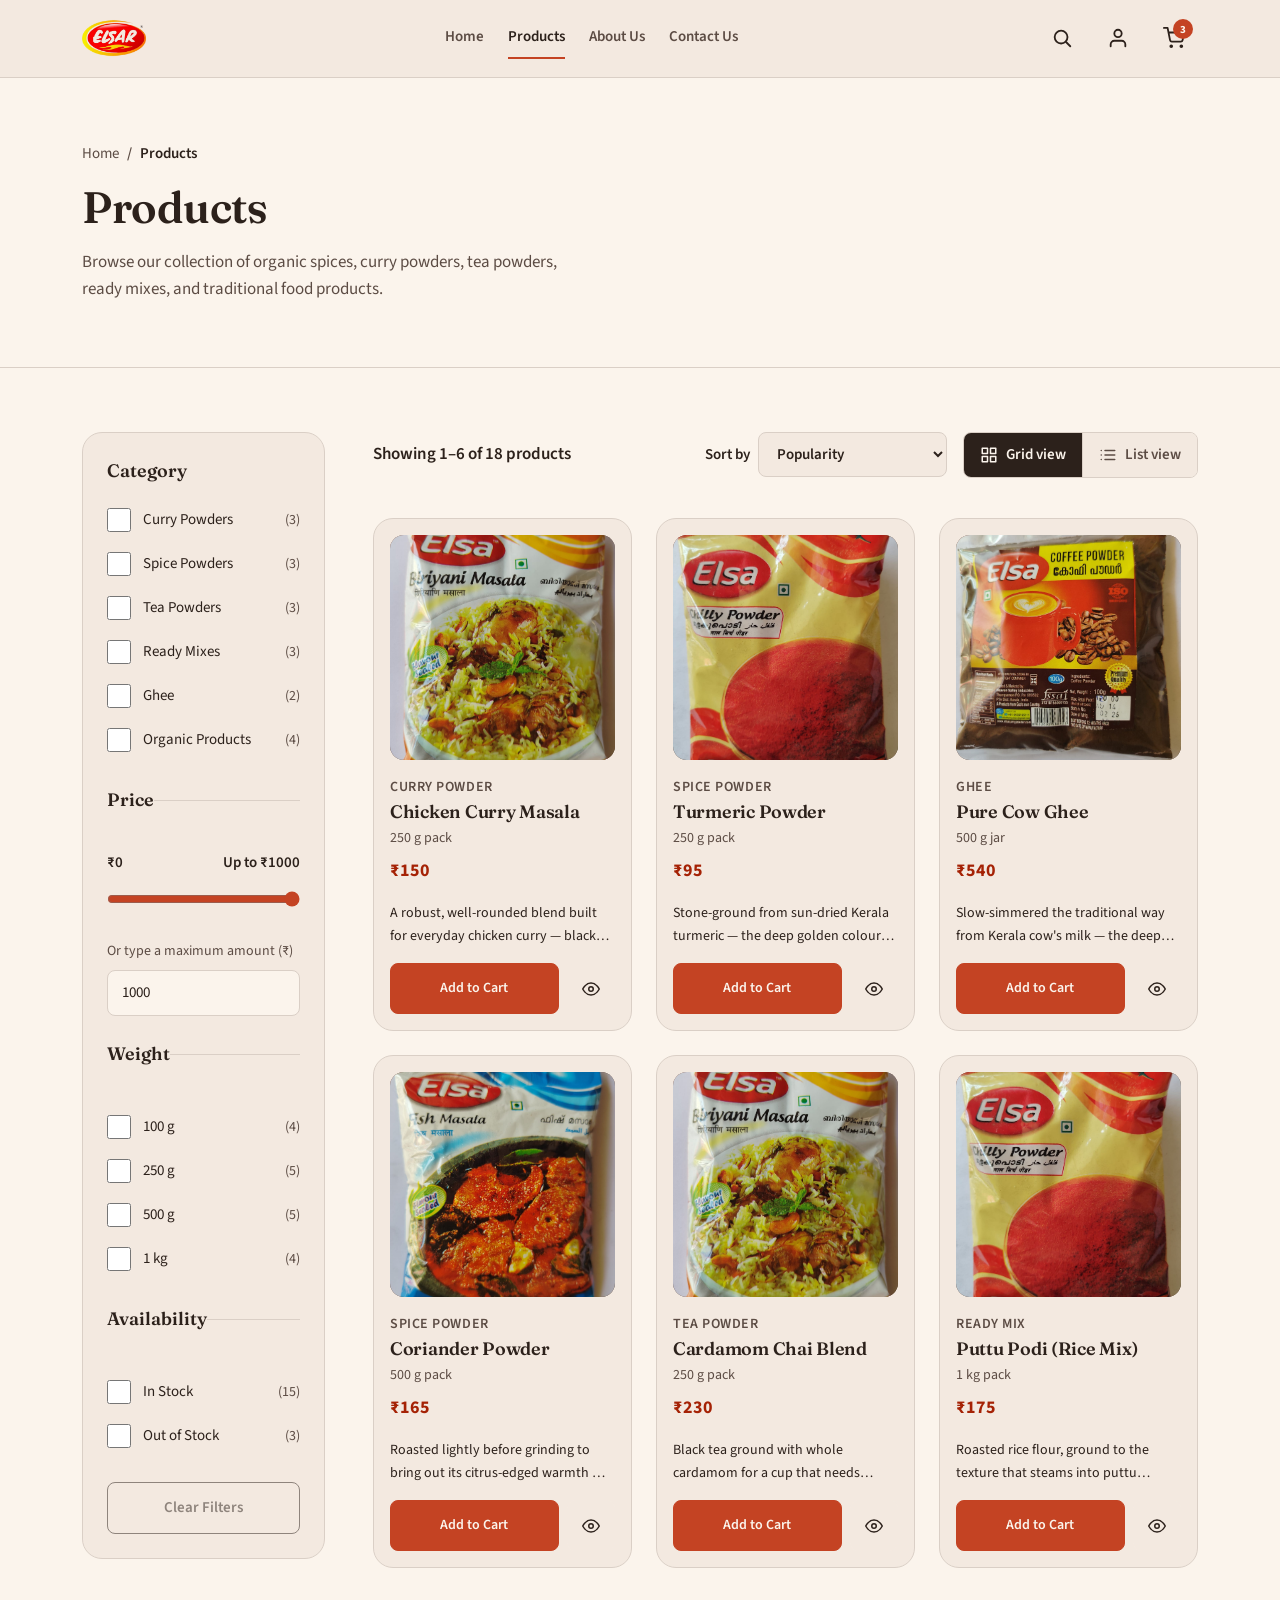
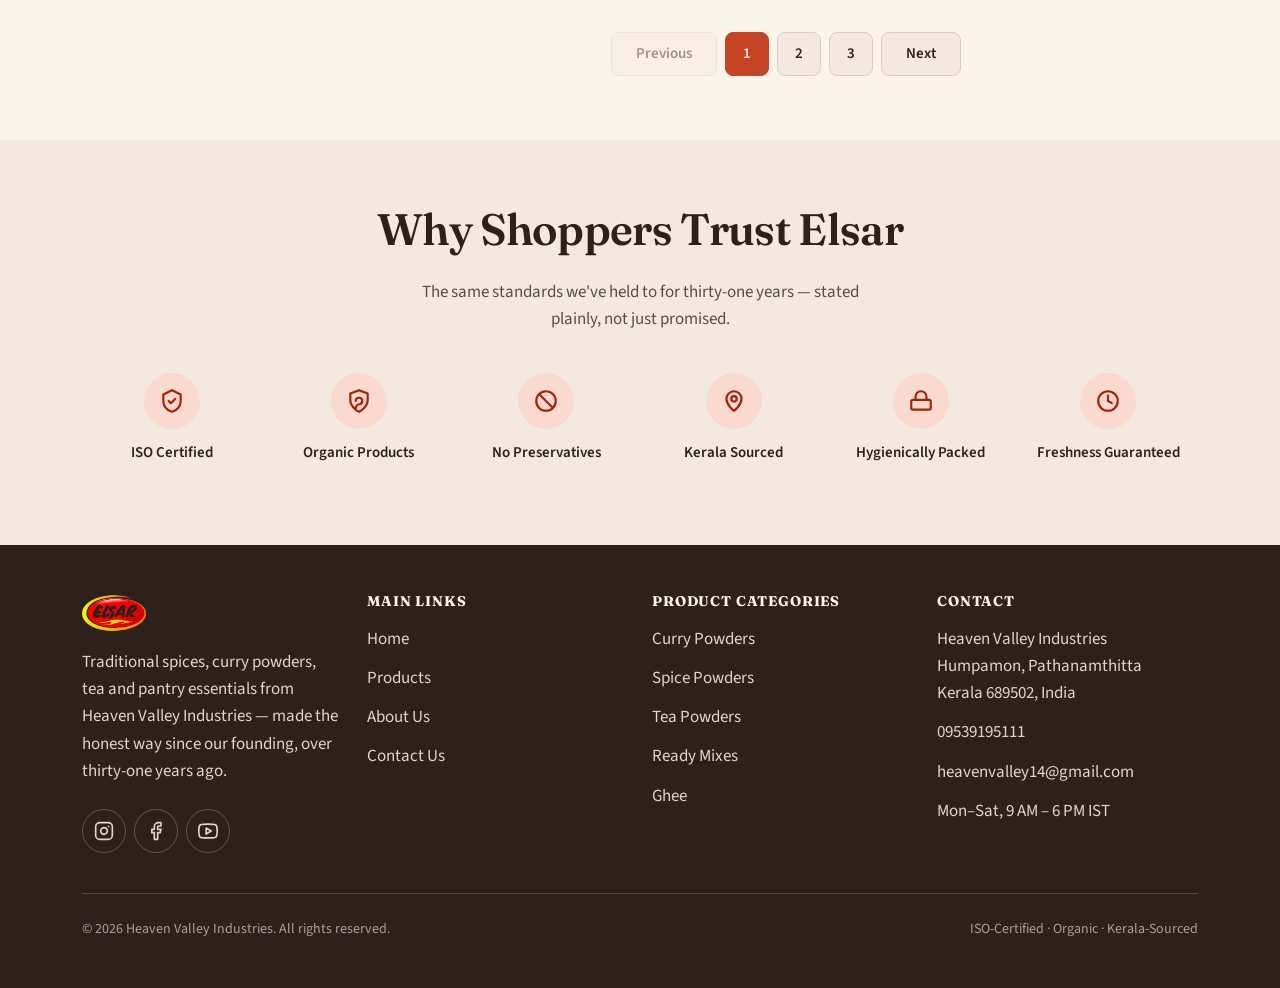
<file: products.html>
﻿<!DOCTYPE html>
<html lang="en">
<head>
  <meta charset="UTF-8">
  <meta name="viewport" content="width=device-width, initial-scale=1">
  <title>Products — Curry Powders, Spices, Tea &amp; More | elsar, Heaven Valley Industries</title>
  <meta name="description" content="Browse our full range of organic spices, curry powders, tea powders, ready mixes, ghee and traditional food products — ISO-certified, Kerala-sourced, made without preservatives.">

  <!-- Bootstrap 5 -->
  <link href="https://cdn.jsdelivr.net/npm/bootstrap@5.3.3/dist/css/bootstrap.min.css" rel="stylesheet">

  <!-- Heritage Pairing: Fraunces (warm display serif) + Source Sans 3 (humanist body sans); self-host in production -->
  <link rel="preconnect" href="https://fonts.googleapis.com">
  <link rel="preconnect" href="https://fonts.gstatic.com" crossorigin>
  <link href="https://fonts.googleapis.com/css2?family=Fraunces:opsz,wght@9..144,500;9..144,600&family=Source+Sans+3:wght@400;500;600;700&display=swap" rel="stylesheet">

  <link rel="stylesheet" href="css/tokens.css">
  <link rel="stylesheet" href="css/styles.css">
</head>
<body>
  <a class="skip-link" href="#main-content">Skip to main content</a>

  <!-- ============================== HEADER ============================== -->
  <header class="site-header sticky-top">
    <div class="container-xl">
      <div class="site-header__bar">

        <a class="brand" href="index.html">
          <img class="brand__logo" src="assets/images/elsar.png" alt="elsar — Heaven Valley Industries" width="168" height="48">
        </a>

        <nav class="primary-nav" aria-label="Primary">
          <a href="index.html">Home</a>
          <a href="products.html" aria-current="page">Products</a>
          <a href="about.html">About Us</a>
          <a href="contact.html">Contact Us</a>
        </nav>

        <div class="d-flex align-items-center gap-2 ms-auto ms-lg-0">

          <button type="button" class="icon-btn" id="searchToggle" aria-haspopup="true" aria-expanded="false" aria-controls="searchPanel" aria-label="Search products">
            <svg width="22" height="22" viewBox="0 0 24 24" fill="none" stroke="currentColor" stroke-width="2" stroke-linecap="round" stroke-linejoin="round" aria-hidden="true">
              <circle cx="11" cy="11" r="7"></circle>
              <line x1="21" y1="21" x2="16.65" y2="16.65"></line>
            </svg>
          </button>

          <div class="account-menu" id="accountMenu">
            <button type="button" class="icon-btn" id="accountMenuTrigger" aria-haspopup="true" aria-expanded="false" aria-controls="accountMenuPanel" aria-label="Account menu">
              <svg width="22" height="22" viewBox="0 0 24 24" fill="none" stroke="currentColor" stroke-width="2" stroke-linecap="round" stroke-linejoin="round" aria-hidden="true">
                <path d="M20 21v-2a4 4 0 0 0-4-4H8a4 4 0 0 0-4 4v2"></path>
                <circle cx="12" cy="7" r="4"></circle>
              </svg>
            </button>
            <div class="account-menu__panel" id="accountMenuPanel" role="menu" aria-label="Account">
              <a href="#" role="menuitem">My Account</a>
              <a href="order-tracking.html" role="menuitem">Track Order</a>
              <a href="login.html" role="menuitem">Sign In</a>
            </div>
          </div>

          <a class="icon-btn" href="cart.html" aria-label="Cart, 3 items">
            <svg width="22" height="22" viewBox="0 0 24 24" fill="none" stroke="currentColor" stroke-width="2" stroke-linecap="round" stroke-linejoin="round" aria-hidden="true">
              <circle cx="9" cy="21" r="1"></circle>
              <circle cx="20" cy="21" r="1"></circle>
              <path d="M1 1h4l2.68 13.39a2 2 0 0 0 2 1.61h9.72a2 2 0 0 0 2-1.61L23 6H6"></path>
            </svg>
            <span class="cart-badge" id="cartBadge">3</span>
          </a>

          <button type="button" class="icon-btn nav-toggle" id="navToggle" aria-haspopup="true" aria-expanded="false" aria-controls="mobileDrawer" aria-label="Open menu">
            <svg width="22" height="22" viewBox="0 0 24 24" fill="none" stroke="currentColor" stroke-width="2" stroke-linecap="round" stroke-linejoin="round" aria-hidden="true">
              <line x1="3" y1="6" x2="21" y2="6"></line>
              <line x1="3" y1="12" x2="21" y2="12"></line>
              <line x1="3" y1="18" x2="21" y2="18"></line>
            </svg>
          </button>

        </div>
      </div>
    </div>

    <div class="search-panel" id="searchPanel">
      <div class="search-panel__inner">
        <div class="container-xl">
          <form class="header-search" role="search" action="#" method="get">
            <label class="visually-hidden" for="site-search">Search products</label>
            <svg width="18" height="18" viewBox="0 0 24 24" fill="none" stroke="currentColor" stroke-width="2" stroke-linecap="round" stroke-linejoin="round" aria-hidden="true">
              <circle cx="11" cy="11" r="7"></circle>
              <line x1="21" y1="21" x2="16.65" y2="16.65"></line>
            </svg>
            <input type="search" id="site-search" name="q" placeholder="Search curry powders, spices, tea…">
            <button type="button" class="icon-btn search-panel__close" id="searchClose" aria-label="Close search">
              <svg width="18" height="18" viewBox="0 0 24 24" fill="none" stroke="currentColor" stroke-width="2" stroke-linecap="round" stroke-linejoin="round" aria-hidden="true">
                <line x1="18" y1="6" x2="6" y2="18"></line>
                <line x1="6" y1="6" x2="18" y2="18"></line>
              </svg>
            </button>
          </form>
        </div>
      </div>
    </div>
  </header>

  <!-- Mobile drawer -->
  <div class="drawer-scrim" id="drawerScrim" hidden></div>
  <nav class="mobile-drawer" id="mobileDrawer" aria-label="Mobile" aria-hidden="true">
    <div class="mobile-drawer__head">
      <span class="brand"><img class="brand__logo" src="assets/images/elsar.png" alt="elsar — Heaven Valley Industries" width="168" height="48"></span>
      <button type="button" class="icon-btn" id="drawerClose" aria-label="Close menu">
        <svg width="20" height="20" viewBox="0 0 24 24" fill="none" stroke="currentColor" stroke-width="2" stroke-linecap="round" stroke-linejoin="round" aria-hidden="true">
          <line x1="18" y1="6" x2="6" y2="18"></line>
          <line x1="6" y1="6" x2="18" y2="18"></line>
        </svg>
      </button>
    </div>
    <div class="mobile-drawer__section">
      <p class="mobile-drawer__label">Browse</p>
      <ul class="mobile-drawer__list">
        <li><a href="index.html">Home</a></li>
        <li><a href="products.html" aria-current="page">Products</a></li>
        <li><a href="about.html">About Us</a></li>
        <li><a href="contact.html">Contact Us</a></li>
      </ul>
    </div>
    <div class="mobile-drawer__section">
      <p class="mobile-drawer__label">Account</p>
      <ul class="mobile-drawer__list">
        <li><a href="#">My Account</a></li>
        <li><a href="order-tracking.html">Track Order</a></li>
        <li><a href="login.html">Sign In</a></li>
      </ul>
    </div>
    <div class="mobile-drawer__section" style="border-bottom: none;">
      <p class="mobile-drawer__label">Shopping</p>
      <ul class="mobile-drawer__list">
        <li>
          <a href="cart.html">
            <span class="d-flex align-items-center justify-content-between w-100">
              <span>Your Cart</span>
              <span class="cart-badge" style="position: static;">3</span>
            </span>
          </a>
        </li>
      </ul>
    </div>
  </nav>

  <main id="main-content">

    <!-- ============================== PAGE BANNER ============================== -->
    <section class="page-banner">
      <div class="container-xl">
        <nav aria-label="Breadcrumb">
          <ol class="breadcrumb mb-3">
            <li class="breadcrumb-item"><a href="index.html">Home</a></li>
            <li class="breadcrumb-item active" aria-current="page">Products</li>
          </ol>
        </nav>
        <h1 class="page-banner__title">Products</h1>
        <p class="page-banner__lede">Browse our collection of organic spices, curry powders, tea powders, ready mixes, and traditional food products.</p>
      </div>
    </section>

    <!-- ============================== LISTING ============================== -->
    <section class="section" aria-labelledby="listing-heading">
      <h2 class="visually-hidden" id="listing-heading">Product listing and filters</h2>
      <div class="container-xl">
        <div class="row g-4 g-xl-5">

          <!-- Filter sidebar -->
          <div class="col-12 col-lg-3">
            <aside class="filter-sidebar" id="filterSidebar" aria-label="Filter products">
              <div class="filter-sidebar__head">
                <h2 class="filter-sidebar__title">Filters</h2>
                <button type="button" class="icon-btn" id="filterClose" aria-label="Close filters">
                  <svg width="20" height="20" viewBox="0 0 24 24" fill="none" stroke="currentColor" stroke-width="2" stroke-linecap="round" stroke-linejoin="round" aria-hidden="true">
                    <line x1="18" y1="6" x2="6" y2="18"></line>
                    <line x1="6" y1="6" x2="18" y2="18"></line>
                  </svg>
                </button>
              </div>

              <form id="filterForm">
                <fieldset class="filter-group">
                  <legend>Category</legend>
                  <label class="filter-option">
                    <input type="checkbox" name="category" value="curry-powders">
                    <span>Curry Powders</span>
                    <span class="filter-option__count">(3)</span>
                  </label>
                  <label class="filter-option">
                    <input type="checkbox" name="category" value="spice-powders">
                    <span>Spice Powders</span>
                    <span class="filter-option__count">(3)</span>
                  </label>
                  <label class="filter-option">
                    <input type="checkbox" name="category" value="tea-powders">
                    <span>Tea Powders</span>
                    <span class="filter-option__count">(3)</span>
                  </label>
                  <label class="filter-option">
                    <input type="checkbox" name="category" value="ready-mixes">
                    <span>Ready Mixes</span>
                    <span class="filter-option__count">(3)</span>
                  </label>
                  <label class="filter-option">
                    <input type="checkbox" name="category" value="ghee">
                    <span>Ghee</span>
                    <span class="filter-option__count">(2)</span>
                  </label>
                  <label class="filter-option">
                    <input type="checkbox" name="category" value="organic-products">
                    <span>Organic Products</span>
                    <span class="filter-option__count">(4)</span>
                  </label>
                </fieldset>

                <fieldset class="filter-group">
                  <legend>Price</legend>
                  <div class="price-filter">
                    <div class="price-filter__values">
                      <span>₹0</span>
                      <span id="maxPriceValue">Up to ₹1000</span>
                    </div>
                    <input type="range" id="maxPriceRange" min="0" max="1000" step="10" value="1000" aria-label="Maximum price, in rupees">
                    <div class="price-filter__field">
                      <label for="maxPriceNumber">Or type a maximum amount (₹)</label>
                      <input type="number" id="maxPriceNumber" min="0" max="1000" step="5" inputmode="numeric" placeholder="1000">
                    </div>
                  </div>
                </fieldset>

                <fieldset class="filter-group">
                  <legend>Weight</legend>
                  <label class="filter-option">
                    <input type="checkbox" name="weight" value="100">
                    <span>100 g</span>
                    <span class="filter-option__count">(4)</span>
                  </label>
                  <label class="filter-option">
                    <input type="checkbox" name="weight" value="250">
                    <span>250 g</span>
                    <span class="filter-option__count">(5)</span>
                  </label>
                  <label class="filter-option">
                    <input type="checkbox" name="weight" value="500">
                    <span>500 g</span>
                    <span class="filter-option__count">(5)</span>
                  </label>
                  <label class="filter-option">
                    <input type="checkbox" name="weight" value="1000">
                    <span>1 kg</span>
                    <span class="filter-option__count">(4)</span>
                  </label>
                </fieldset>

                <fieldset class="filter-group">
                  <legend>Availability</legend>
                  <label class="filter-option">
                    <input type="checkbox" name="availability" value="in-stock">
                    <span>In Stock</span>
                    <span class="filter-option__count">(15)</span>
                  </label>
                  <label class="filter-option">
                    <input type="checkbox" name="availability" value="out-of-stock">
                    <span>Out of Stock</span>
                    <span class="filter-option__count">(3)</span>
                  </label>
                </fieldset>

                <button type="button" class="btn btn-ghost w-100" id="clearFiltersBtn" disabled>Clear Filters</button>
              </form>

              <div class="filter-sidebar__foot">
                <button type="button" class="btn btn-accent flex-fill" id="showResultsBtn">Show Results</button>
              </div>
            </aside>
          </div>
          <div class="filter-scrim" id="filterScrim" hidden></div>

          <!-- Listing area -->
          <div class="col-12 col-lg-9">

            <div class="listing-controls" id="listingTop">
              <p class="result-count" id="resultCount" aria-live="polite">Showing 1–6 of 18 products</p>
              <div class="active-filters" id="activeFilters"></div>

              <div class="listing-controls__right">
                <button type="button" class="btn btn-ghost d-lg-none" id="filterToggle" aria-haspopup="true" aria-expanded="false" aria-controls="filterSidebar">
                  <svg width="18" height="18" viewBox="0 0 24 24" fill="none" stroke="currentColor" stroke-width="2" stroke-linecap="round" stroke-linejoin="round" aria-hidden="true"><polygon points="22 3 2 3 10 12.46 10 19 14 21 14 12.46 22 3"></polygon></svg>
                  <span>Filters</span>
                  <span class="filter-toggle__badge" id="filterToggleBadge" hidden>0</span>
                </button>

                <label class="sort-control">
                  <span>Sort by</span>
                  <select id="sortSelect" aria-label="Sort products by">
                    <option value="popularity">Popularity</option>
                    <option value="new">New Arrivals</option>
                    <option value="price-asc">Price: Low to High</option>
                    <option value="price-desc">Price: High to Low</option>
                  </select>
                </label>

                <div class="view-toggle" role="group" aria-label="Choose layout">
                  <button type="button" class="view-toggle__btn is-active" id="viewGridBtn" aria-pressed="true">
                    <svg width="18" height="18" viewBox="0 0 24 24" fill="none" stroke="currentColor" stroke-width="2" stroke-linecap="round" stroke-linejoin="round" aria-hidden="true"><rect x="3" y="3" width="7" height="7"></rect><rect x="14" y="3" width="7" height="7"></rect><rect x="14" y="14" width="7" height="7"></rect><rect x="3" y="14" width="7" height="7"></rect></svg>
                    <span>Grid view</span>
                  </button>
                  <button type="button" class="view-toggle__btn" id="viewListBtn" aria-pressed="false">
                    <svg width="18" height="18" viewBox="0 0 24 24" fill="none" stroke="currentColor" stroke-width="2" stroke-linecap="round" stroke-linejoin="round" aria-hidden="true"><line x1="8" y1="6" x2="21" y2="6"></line><line x1="8" y1="12" x2="21" y2="12"></line><line x1="8" y1="18" x2="21" y2="18"></line><line x1="3" y1="6" x2="3.01" y2="6"></line><line x1="3" y1="12" x2="3.01" y2="12"></line><line x1="3" y1="18" x2="3.01" y2="18"></line></svg>
                    <span>List view</span>
                  </button>
                </div>
              </div>
            </div>

            <div class="empty-state" id="emptyState" hidden>
              <h3>No products match these filters</h3>
              <p>Try removing one or two filters — or clear them all to see the full range again.</p>
              <button type="button" class="btn btn-accent" id="emptyStateClear">Clear Filters</button>
            </div>

            <div class="row row-cols-2 row-cols-md-2 row-cols-xl-3 g-4" id="productGrid">

              <!-- 1 — Chicken Curry Masala -->
              <div class="col">
                <article class="product-card" data-category="curry-powders" data-weight="250" data-price="150" data-availability="in-stock" data-rank="1">
                  <div class="product-card__media">
                    <span class="media-placeholder" data-asset="Product photo, Elsar Chicken Curry Masala 250g pack on neutral backdrop, 1200×1200" aria-hidden="true">Chicken Curry Masala</span>
                  </div>
                  <div class="product-card__body">
                    <p class="product-card__category">Curry Powder</p>
                    <h3 class="product-card__name"><a href="product-detail.html" class="stretched-link text-reset text-decoration-none">Chicken Curry Masala</a></h3>
                    <p class="product-card__weight">250 g pack</p>
                    <p class="product-card__price">₹150</p>
                    <p class="product-card__desc">A robust, well-rounded blend built for everyday chicken curry — black pepper and curry leaf carry the base, with just enough heat to wake up a weeknight dinner.</p>
                    <div class="product-card__actions">
                      <button type="button" class="btn btn-accent btn-add" data-product="Chicken Curry Masala">
                        <span class="btn-add__label">Add to Cart</span>
                      </button>
                      <button type="button" class="btn btn-quiet" data-quick-view
                        data-name="Chicken Curry Masala" data-weight="250 g pack" data-price="₹150"
                        data-desc="A robust, well-rounded blend built for everyday chicken curry — black pepper and curry leaf carry the base, with just enough heat to wake up a weeknight dinner."
                        aria-label="View details: Chicken Curry Masala">
                        <svg width="18" height="18" viewBox="0 0 24 24" fill="none" stroke="currentColor" stroke-width="2" stroke-linecap="round" stroke-linejoin="round" aria-hidden="true"><path d="M1 12s4-8 11-8 11 8 11 8-4 8-11 8-11-8-11-8z"></path><circle cx="12" cy="12" r="3"></circle></svg>
                      </button>
                    </div>
                  </div>
                </article>
              </div>

              <!-- 2 — Fish Curry Masala -->
              <div class="col">
                <article class="product-card" data-category="curry-powders" data-weight="100" data-price="110" data-availability="in-stock" data-rank="11">
                  <div class="product-card__media">
                    <span class="media-placeholder" data-asset="Product photo, Elsar Fish Curry Masala 100g pouch on neutral backdrop, 1200×1200" aria-hidden="true">Fish Curry Masala</span>
                  </div>
                  <div class="product-card__body">
                    <p class="product-card__category">Curry Powder</p>
                    <h3 class="product-card__name"><a href="product-detail.html" class="stretched-link text-reset text-decoration-none">Fish Curry Masala</a></h3>
                    <p class="product-card__weight">100 g pouch</p>
                    <p class="product-card__price">₹110</p>
                    <p class="product-card__desc">Tamarind-forward and coastal in character — the blend Kerala kitchens reach for when the catch of the day needs nothing more than a pot and patience.</p>
                    <div class="product-card__actions">
                      <button type="button" class="btn btn-accent btn-add" data-product="Fish Curry Masala">
                        <span class="btn-add__label">Add to Cart</span>
                      </button>
                      <button type="button" class="btn btn-quiet" data-quick-view
                        data-name="Fish Curry Masala" data-weight="100 g pouch" data-price="₹110"
                        data-desc="Tamarind-forward and coastal in character — the blend Kerala kitchens reach for when the catch of the day needs nothing more than a pot and patience."
                        aria-label="View details: Fish Curry Masala">
                        <svg width="18" height="18" viewBox="0 0 24 24" fill="none" stroke="currentColor" stroke-width="2" stroke-linecap="round" stroke-linejoin="round" aria-hidden="true"><path d="M1 12s4-8 11-8 11 8 11 8-4 8-11 8-11-8-11-8z"></path><circle cx="12" cy="12" r="3"></circle></svg>
                      </button>
                    </div>
                  </div>
                </article>
              </div>

              <!-- 3 — Vegetable Curry Powder (out of stock) -->
              <div class="col">
                <article class="product-card" data-category="curry-powders" data-weight="1000" data-price="520" data-availability="out-of-stock" data-rank="17">
                  <div class="product-card__media">
                    <span class="media-placeholder" data-asset="Product photo, Elsar Vegetable Curry Powder 1kg pack on neutral backdrop, 1200×1200" aria-hidden="true">Vegetable Curry Powder</span>
                    <span class="product-card__stock-badge">Out of Stock</span>
                  </div>
                  <div class="product-card__body">
                    <p class="product-card__category">Curry Powder</p>
                    <h3 class="product-card__name"><a href="product-detail.html" class="stretched-link text-reset text-decoration-none">Vegetable Curry Powder</a></h3>
                    <p class="product-card__weight">1 kg pack</p>
                    <p class="product-card__price">₹520</p>
                    <p class="product-card__desc">A milder, all-purpose blend sized for kitchens that cook in volume — the same balance of warmth and earthiness in a pack that lasts the month.</p>
                    <div class="product-card__actions">
                      <button type="button" class="btn btn-ghost" disabled aria-disabled="true">
                        <span>Notify When Available</span>
                      </button>
                      <button type="button" class="btn btn-quiet" data-quick-view
                        data-name="Vegetable Curry Powder" data-weight="1 kg pack" data-price="₹520"
                        data-desc="A milder, all-purpose blend sized for kitchens that cook in volume — the same balance of warmth and earthiness in a pack that lasts the month."
                        aria-label="View details: Vegetable Curry Powder">
                        <svg width="18" height="18" viewBox="0 0 24 24" fill="none" stroke="currentColor" stroke-width="2" stroke-linecap="round" stroke-linejoin="round" aria-hidden="true"><path d="M1 12s4-8 11-8 11 8 11 8-4 8-11 8-11-8-11-8z"></path><circle cx="12" cy="12" r="3"></circle></svg>
                      </button>
                    </div>
                  </div>
                </article>
              </div>

              <!-- 4 — Turmeric Powder -->
              <div class="col">
                <article class="product-card" data-category="spice-powders" data-weight="250" data-price="95" data-availability="in-stock" data-rank="2">
                  <div class="product-card__media">
                    <span class="media-placeholder" data-asset="Product photo, Elsar Turmeric Powder 250g pack on neutral backdrop, 1200×1200" aria-hidden="true">Turmeric Powder</span>
                  </div>
                  <div class="product-card__body">
                    <p class="product-card__category">Spice Powder</p>
                    <h3 class="product-card__name"><a href="product-detail.html" class="stretched-link text-reset text-decoration-none">Turmeric Powder</a></h3>
                    <p class="product-card__weight">250 g pack</p>
                    <p class="product-card__price">₹95</p>
                    <p class="product-card__desc">Stone-ground from sun-dried Kerala turmeric — the deep golden colour and gentle bitterness that anchors a pot of dal or a glass of warm milk.</p>
                    <div class="product-card__actions">
                      <button type="button" class="btn btn-accent btn-add" data-product="Turmeric Powder">
                        <span class="btn-add__label">Add to Cart</span>
                      </button>
                      <button type="button" class="btn btn-quiet" data-quick-view
                        data-name="Turmeric Powder" data-weight="250 g pack" data-price="₹95"
                        data-desc="Stone-ground from sun-dried Kerala turmeric — the deep golden colour and gentle bitterness that anchors a pot of dal or a glass of warm milk."
                        aria-label="View details: Turmeric Powder">
                        <svg width="18" height="18" viewBox="0 0 24 24" fill="none" stroke="currentColor" stroke-width="2" stroke-linecap="round" stroke-linejoin="round" aria-hidden="true"><path d="M1 12s4-8 11-8 11 8 11 8-4 8-11 8-11-8-11-8z"></path><circle cx="12" cy="12" r="3"></circle></svg>
                      </button>
                    </div>
                  </div>
                </article>
              </div>

              <!-- 5 — Coriander Powder -->
              <div class="col">
                <article class="product-card" data-category="spice-powders" data-weight="500" data-price="165" data-availability="in-stock" data-rank="4">
                  <div class="product-card__media">
                    <span class="media-placeholder" data-asset="Product photo, Elsar Coriander Powder 500g pack on neutral backdrop, 1200×1200" aria-hidden="true">Coriander Powder</span>
                  </div>
                  <div class="product-card__body">
                    <p class="product-card__category">Spice Powder</p>
                    <h3 class="product-card__name"><a href="product-detail.html" class="stretched-link text-reset text-decoration-none">Coriander Powder</a></h3>
                    <p class="product-card__weight">500 g pack</p>
                    <p class="product-card__price">₹165</p>
                    <p class="product-card__desc">Roasted lightly before grinding to bring out its citrus-edged warmth — the spice most Kerala gravies start and finish with.</p>
                    <div class="product-card__actions">
                      <button type="button" class="btn btn-accent btn-add" data-product="Coriander Powder">
                        <span class="btn-add__label">Add to Cart</span>
                      </button>
                      <button type="button" class="btn btn-quiet" data-quick-view
                        data-name="Coriander Powder" data-weight="500 g pack" data-price="₹165"
                        data-desc="Roasted lightly before grinding to bring out its citrus-edged warmth — the spice most Kerala gravies start and finish with."
                        aria-label="View details: Coriander Powder">
                        <svg width="18" height="18" viewBox="0 0 24 24" fill="none" stroke="currentColor" stroke-width="2" stroke-linecap="round" stroke-linejoin="round" aria-hidden="true"><path d="M1 12s4-8 11-8 11 8 11 8-4 8-11 8-11-8-11-8z"></path><circle cx="12" cy="12" r="3"></circle></svg>
                      </button>
                    </div>
                  </div>
                </article>
              </div>

              <!-- 6 — Black Pepper Powder -->
              <div class="col">
                <article class="product-card" data-category="spice-powders" data-weight="100" data-price="140" data-availability="in-stock" data-rank="8">
                  <div class="product-card__media">
                    <span class="media-placeholder" data-asset="Product photo, Elsar Black Pepper Powder 100g pouch on neutral backdrop, 1200×1200" aria-hidden="true">Black Pepper Powder</span>
                  </div>
                  <div class="product-card__body">
                    <p class="product-card__category">Spice Powder</p>
                    <h3 class="product-card__name"><a href="product-detail.html" class="stretched-link text-reset text-decoration-none">Black Pepper Powder</a></h3>
                    <p class="product-card__weight">100 g pouch</p>
                    <p class="product-card__price">₹140</p>
                    <p class="product-card__desc">Stone-ground from hand-picked Wayanad peppercorns — sharp, clean heat that holds its character even after the dish has cooled.</p>
                    <div class="product-card__actions">
                      <button type="button" class="btn btn-accent btn-add" data-product="Black Pepper Powder">
                        <span class="btn-add__label">Add to Cart</span>
                      </button>
                      <button type="button" class="btn btn-quiet" data-quick-view
                        data-name="Black Pepper Powder" data-weight="100 g pouch" data-price="₹140"
                        data-desc="Stone-ground from hand-picked Wayanad peppercorns — sharp, clean heat that holds its character even after the dish has cooled."
                        aria-label="View details: Black Pepper Powder">
                        <svg width="18" height="18" viewBox="0 0 24 24" fill="none" stroke="currentColor" stroke-width="2" stroke-linecap="round" stroke-linejoin="round" aria-hidden="true"><path d="M1 12s4-8 11-8 11 8 11 8-4 8-11 8-11-8-11-8z"></path><circle cx="12" cy="12" r="3"></circle></svg>
                      </button>
                    </div>
                  </div>
                </article>
              </div>

              <!-- 7 — Cardamom Chai Blend -->
              <div class="col">
                <article class="product-card" data-category="tea-powders" data-weight="250" data-price="230" data-availability="in-stock" data-rank="5">
                  <div class="product-card__media">
                    <span class="media-placeholder" data-asset="Product photo, Elsar Cardamom Chai Blend 250g pack on neutral backdrop, 1200×1200" aria-hidden="true">Cardamom Chai Blend</span>
                  </div>
                  <div class="product-card__body">
                    <p class="product-card__category">Tea Powder</p>
                    <h3 class="product-card__name"><a href="product-detail.html" class="stretched-link text-reset text-decoration-none">Cardamom Chai Blend</a></h3>
                    <p class="product-card__weight">250 g pack</p>
                    <p class="product-card__price">₹230</p>
                    <p class="product-card__desc">Black tea ground with whole cardamom for a cup that needs nothing more than milk and a few minutes on the stove.</p>
                    <div class="product-card__actions">
                      <button type="button" class="btn btn-accent btn-add" data-product="Cardamom Chai Blend">
                        <span class="btn-add__label">Add to Cart</span>
                      </button>
                      <button type="button" class="btn btn-quiet" data-quick-view
                        data-name="Cardamom Chai Blend" data-weight="250 g pack" data-price="₹230"
                        data-desc="Black tea ground with whole cardamom for a cup that needs nothing more than milk and a few minutes on the stove."
                        aria-label="View details: Cardamom Chai Blend">
                        <svg width="18" height="18" viewBox="0 0 24 24" fill="none" stroke="currentColor" stroke-width="2" stroke-linecap="round" stroke-linejoin="round" aria-hidden="true"><path d="M1 12s4-8 11-8 11 8 11 8-4 8-11 8-11-8-11-8z"></path><circle cx="12" cy="12" r="3"></circle></svg>
                      </button>
                    </div>
                  </div>
                </article>
              </div>

              <!-- 8 — Ginger Tea Powder -->
              <div class="col">
                <article class="product-card" data-category="tea-powders" data-weight="100" data-price="120" data-availability="in-stock" data-rank="13">
                  <div class="product-card__media">
                    <span class="media-placeholder" data-asset="Product photo, Elsar Ginger Tea Powder 100g pouch on neutral backdrop, 1200×1200" aria-hidden="true">Ginger Tea Powder</span>
                  </div>
                  <div class="product-card__body">
                    <p class="product-card__category">Tea Powder</p>
                    <h3 class="product-card__name"><a href="product-detail.html" class="stretched-link text-reset text-decoration-none">Ginger Tea Powder</a></h3>
                    <p class="product-card__weight">100 g pouch</p>
                    <p class="product-card__price">₹120</p>
                    <p class="product-card__desc">A brisk, warming blend for the mornings that call for a little more than plain tea — ginger first, tea close behind.</p>
                    <div class="product-card__actions">
                      <button type="button" class="btn btn-accent btn-add" data-product="Ginger Tea Powder">
                        <span class="btn-add__label">Add to Cart</span>
                      </button>
                      <button type="button" class="btn btn-quiet" data-quick-view
                        data-name="Ginger Tea Powder" data-weight="100 g pouch" data-price="₹120"
                        data-desc="A brisk, warming blend for the mornings that call for a little more than plain tea — ginger first, tea close behind."
                        aria-label="View details: Ginger Tea Powder">
                        <svg width="18" height="18" viewBox="0 0 24 24" fill="none" stroke="currentColor" stroke-width="2" stroke-linecap="round" stroke-linejoin="round" aria-hidden="true"><path d="M1 12s4-8 11-8 11 8 11 8-4 8-11 8-11-8-11-8z"></path><circle cx="12" cy="12" r="3"></circle></svg>
                      </button>
                    </div>
                  </div>
                </article>
              </div>

              <!-- 9 — Green Tea Leaves (out of stock) -->
              <div class="col">
                <article class="product-card" data-category="tea-powders" data-weight="250" data-price="260" data-availability="out-of-stock" data-rank="18">
                  <div class="product-card__media">
                    <span class="media-placeholder" data-asset="Product photo, Elsar Green Tea Leaves 250g pack on neutral backdrop, 1200×1200" aria-hidden="true">Green Tea Leaves</span>
                    <span class="product-card__stock-badge">Out of Stock</span>
                  </div>
                  <div class="product-card__body">
                    <p class="product-card__category">Tea Powder</p>
                    <h3 class="product-card__name"><a href="product-detail.html" class="stretched-link text-reset text-decoration-none">Green Tea Leaves</a></h3>
                    <p class="product-card__weight">250 g pack</p>
                    <p class="product-card__price">₹260</p>
                    <p class="product-card__desc">Lightly oxidised and rolled by hand — a gentler cup for the part of the day when you want flavour without the jolt.</p>
                    <div class="product-card__actions">
                      <button type="button" class="btn btn-ghost" disabled aria-disabled="true">
                        <span>Notify When Available</span>
                      </button>
                      <button type="button" class="btn btn-quiet" data-quick-view
                        data-name="Green Tea Leaves" data-weight="250 g pack" data-price="₹260"
                        data-desc="Lightly oxidised and rolled by hand — a gentler cup for the part of the day when you want flavour without the jolt."
                        aria-label="View details: Green Tea Leaves">
                        <svg width="18" height="18" viewBox="0 0 24 24" fill="none" stroke="currentColor" stroke-width="2" stroke-linecap="round" stroke-linejoin="round" aria-hidden="true"><path d="M1 12s4-8 11-8 11 8 11 8-4 8-11 8-11-8-11-8z"></path><circle cx="12" cy="12" r="3"></circle></svg>
                      </button>
                    </div>
                  </div>
                </article>
              </div>

              <!-- 10 — Puttu Podi (Rice Mix) -->
              <div class="col">
                <article class="product-card" data-category="ready-mixes" data-weight="1000" data-price="175" data-availability="in-stock" data-rank="6">
                  <div class="product-card__media">
                    <span class="media-placeholder" data-asset="Product photo, Elsar Puttu Podi Rice Mix 1kg pack on neutral backdrop, 1200×1200" aria-hidden="true">Puttu Podi (Rice Mix)</span>
                  </div>
                  <div class="product-card__body">
                    <p class="product-card__category">Ready Mix</p>
                    <h3 class="product-card__name"><a href="product-detail.html" class="stretched-link text-reset text-decoration-none">Puttu Podi (Rice Mix)</a></h3>
                    <p class="product-card__weight">1 kg pack</p>
                    <p class="product-card__price">₹175</p>
                    <p class="product-card__desc">Roasted rice flour, ground to the texture that steams into puttu without a single dry pocket — the breakfast Kerala mornings are built around.</p>
                    <div class="product-card__actions">
                      <button type="button" class="btn btn-accent btn-add" data-product="Puttu Podi (Rice Mix)">
                        <span class="btn-add__label">Add to Cart</span>
                      </button>
                      <button type="button" class="btn btn-quiet" data-quick-view
                        data-name="Puttu Podi (Rice Mix)" data-weight="1 kg pack" data-price="₹175"
                        data-desc="Roasted rice flour, ground to the texture that steams into puttu without a single dry pocket — the breakfast Kerala mornings are built around."
                        aria-label="View details: Puttu Podi (Rice Mix)">
                        <svg width="18" height="18" viewBox="0 0 24 24" fill="none" stroke="currentColor" stroke-width="2" stroke-linecap="round" stroke-linejoin="round" aria-hidden="true"><path d="M1 12s4-8 11-8 11 8 11 8-4 8-11 8-11-8-11-8z"></path><circle cx="12" cy="12" r="3"></circle></svg>
                      </button>
                    </div>
                  </div>
                </article>
              </div>

              <!-- 11 — Idiyappam Mix -->
              <div class="col">
                <article class="product-card" data-category="ready-mixes" data-weight="500" data-price="150" data-availability="in-stock" data-rank="10">
                  <div class="product-card__media">
                    <span class="media-placeholder" data-asset="Product photo, Elsar Idiyappam Mix 500g pack on neutral backdrop, 1200×1200" aria-hidden="true">Idiyappam Mix</span>
                  </div>
                  <div class="product-card__body">
                    <p class="product-card__category">Ready Mix</p>
                    <h3 class="product-card__name"><a href="product-detail.html" class="stretched-link text-reset text-decoration-none">Idiyappam Mix</a></h3>
                    <p class="product-card__weight">500 g pack</p>
                    <p class="product-card__price">₹150</p>
                    <p class="product-card__desc">Pre-steamed rice flour that presses into even strands on the first try — for the mornings you want the dish without the usual fuss.</p>
                    <div class="product-card__actions">
                      <button type="button" class="btn btn-accent btn-add" data-product="Idiyappam Mix">
                        <span class="btn-add__label">Add to Cart</span>
                      </button>
                      <button type="button" class="btn btn-quiet" data-quick-view
                        data-name="Idiyappam Mix" data-weight="500 g pack" data-price="₹150"
                        data-desc="Pre-steamed rice flour that presses into even strands on the first try — for the mornings you want the dish without the usual fuss."
                        aria-label="View details: Idiyappam Mix">
                        <svg width="18" height="18" viewBox="0 0 24 24" fill="none" stroke="currentColor" stroke-width="2" stroke-linecap="round" stroke-linejoin="round" aria-hidden="true"><path d="M1 12s4-8 11-8 11 8 11 8-4 8-11 8-11-8-11-8z"></path><circle cx="12" cy="12" r="3"></circle></svg>
                      </button>
                    </div>
                  </div>
                </article>
              </div>

              <!-- 12 — Appam Batter Mix -->
              <div class="col">
                <article class="product-card" data-category="ready-mixes" data-weight="500" data-price="160" data-availability="in-stock" data-rank="15">
                  <div class="product-card__media">
                    <span class="media-placeholder" data-asset="Product photo, Elsar Appam Batter Mix 500g pack on neutral backdrop, 1200×1200" aria-hidden="true">Appam Batter Mix</span>
                  </div>
                  <div class="product-card__body">
                    <p class="product-card__category">Ready Mix</p>
                    <h3 class="product-card__name"><a href="product-detail.html" class="stretched-link text-reset text-decoration-none">Appam Batter Mix</a></h3>
                    <p class="product-card__weight">500 g pack</p>
                    <p class="product-card__price">₹160</p>
                    <p class="product-card__desc">Fermented-flavour batter mix that needs only water and a little patience — lacy edges and a soft centre, the way appam should turn out.</p>
                    <div class="product-card__actions">
                      <button type="button" class="btn btn-accent btn-add" data-product="Appam Batter Mix">
                        <span class="btn-add__label">Add to Cart</span>
                      </button>
                      <button type="button" class="btn btn-quiet" data-quick-view
                        data-name="Appam Batter Mix" data-weight="500 g pack" data-price="₹160"
                        data-desc="Fermented-flavour batter mix that needs only water and a little patience — lacy edges and a soft centre, the way appam should turn out."
                        aria-label="View details: Appam Batter Mix">
                        <svg width="18" height="18" viewBox="0 0 24 24" fill="none" stroke="currentColor" stroke-width="2" stroke-linecap="round" stroke-linejoin="round" aria-hidden="true"><path d="M1 12s4-8 11-8 11 8 11 8-4 8-11 8-11-8-11-8z"></path><circle cx="12" cy="12" r="3"></circle></svg>
                      </button>
                    </div>
                  </div>
                </article>
              </div>

              <!-- 13 — Pure Cow Ghee -->
              <div class="col">
                <article class="product-card" data-category="ghee" data-weight="500" data-price="540" data-availability="in-stock" data-rank="3">
                  <div class="product-card__media">
                    <span class="media-placeholder" data-asset="Product photo, Elsar Pure Cow Ghee 500g jar on neutral backdrop, 1200×1200" aria-hidden="true">Pure Cow Ghee</span>
                  </div>
                  <div class="product-card__body">
                    <p class="product-card__category">Ghee</p>
                    <h3 class="product-card__name"><a href="product-detail.html" class="stretched-link text-reset text-decoration-none">Pure Cow Ghee</a></h3>
                    <p class="product-card__weight">500 g jar</p>
                    <p class="product-card__price">₹540</p>
                    <p class="product-card__desc">Slow-simmered the traditional way from Kerala cow's milk — the deep aroma that finishes a pot of dal or a festival sweet properly.</p>
                    <div class="product-card__actions">
                      <button type="button" class="btn btn-accent btn-add" data-product="Pure Cow Ghee">
                        <span class="btn-add__label">Add to Cart</span>
                      </button>
                      <button type="button" class="btn btn-quiet" data-quick-view
                        data-name="Pure Cow Ghee" data-weight="500 g jar" data-price="₹540"
                        data-desc="Slow-simmered the traditional way from Kerala cow's milk — the deep aroma that finishes a pot of dal or a festival sweet properly."
                        aria-label="View details: Pure Cow Ghee">
                        <svg width="18" height="18" viewBox="0 0 24 24" fill="none" stroke="currentColor" stroke-width="2" stroke-linecap="round" stroke-linejoin="round" aria-hidden="true"><path d="M1 12s4-8 11-8 11 8 11 8-4 8-11 8-11-8-11-8z"></path><circle cx="12" cy="12" r="3"></circle></svg>
                      </button>
                    </div>
                  </div>
                </article>
              </div>

              <!-- 14 — Festival Ghee Tin -->
              <div class="col">
                <article class="product-card" data-category="ghee" data-weight="1000" data-price="980" data-availability="in-stock" data-rank="9">
                  <div class="product-card__media">
                    <span class="media-placeholder" data-asset="Product photo, Elsar Festival Ghee Tin 1kg on neutral backdrop, 1200×1200" aria-hidden="true">Festival Ghee Tin</span>
                  </div>
                  <div class="product-card__body">
                    <p class="product-card__category">Ghee</p>
                    <h3 class="product-card__name"><a href="product-detail.html" class="stretched-link text-reset text-decoration-none">Festival Ghee Tin</a></h3>
                    <p class="product-card__weight">1 kg tin</p>
                    <p class="product-card__price">₹980</p>
                    <p class="product-card__desc">Sized for the seasons that call for more than a jar — the same slow-simmered ghee, in the tin Kerala households keep for festival cooking.</p>
                    <div class="product-card__actions">
                      <button type="button" class="btn btn-accent btn-add" data-product="Festival Ghee Tin">
                        <span class="btn-add__label">Add to Cart</span>
                      </button>
                      <button type="button" class="btn btn-quiet" data-quick-view
                        data-name="Festival Ghee Tin" data-weight="1 kg tin" data-price="₹980"
                        data-desc="Sized for the seasons that call for more than a jar — the same slow-simmered ghee, in the tin Kerala households keep for festival cooking."
                        aria-label="View details: Festival Ghee Tin">
                        <svg width="18" height="18" viewBox="0 0 24 24" fill="none" stroke="currentColor" stroke-width="2" stroke-linecap="round" stroke-linejoin="round" aria-hidden="true"><path d="M1 12s4-8 11-8 11 8 11 8-4 8-11 8-11-8-11-8z"></path><circle cx="12" cy="12" r="3"></circle></svg>
                      </button>
                    </div>
                  </div>
                </article>
              </div>

              <!-- 15 — Organic Turmeric Powder -->
              <div class="col">
                <article class="product-card" data-category="organic-products" data-weight="250" data-price="140" data-availability="in-stock" data-rank="7">
                  <div class="product-card__media">
                    <span class="media-placeholder" data-asset="Product photo, Elsar Organic Turmeric Powder 250g pack on neutral backdrop, 1200×1200" aria-hidden="true">Organic Turmeric Powder</span>
                  </div>
                  <div class="product-card__body">
                    <p class="product-card__category">Organic Product</p>
                    <h3 class="product-card__name"><a href="product-detail.html" class="stretched-link text-reset text-decoration-none">Organic Turmeric Powder</a></h3>
                    <p class="product-card__weight">250 g pack</p>
                    <p class="product-card__price">₹140</p>
                    <p class="product-card__desc">Grown without synthetic inputs and stone-ground in small batches — the same warmth and colour, from farms certified at every step.</p>
                    <div class="product-card__actions">
                      <button type="button" class="btn btn-accent btn-add" data-product="Organic Turmeric Powder">
                        <span class="btn-add__label">Add to Cart</span>
                      </button>
                      <button type="button" class="btn btn-quiet" data-quick-view
                        data-name="Organic Turmeric Powder" data-weight="250 g pack" data-price="₹140"
                        data-desc="Grown without synthetic inputs and stone-ground in small batches — the same warmth and colour, from farms certified at every step."
                        aria-label="View details: Organic Turmeric Powder">
                        <svg width="18" height="18" viewBox="0 0 24 24" fill="none" stroke="currentColor" stroke-width="2" stroke-linecap="round" stroke-linejoin="round" aria-hidden="true"><path d="M1 12s4-8 11-8 11 8 11 8-4 8-11 8-11-8-11-8z"></path><circle cx="12" cy="12" r="3"></circle></svg>
                      </button>
                    </div>
                  </div>
                </article>
              </div>

              <!-- 16 — Organic Black Pepper -->
              <div class="col">
                <article class="product-card" data-category="organic-products" data-weight="100" data-price="165" data-availability="in-stock" data-rank="12">
                  <div class="product-card__media">
                    <span class="media-placeholder" data-asset="Product photo, Elsar Organic Black Pepper 100g pouch on neutral backdrop, 1200×1200" aria-hidden="true">Organic Black Pepper</span>
                  </div>
                  <div class="product-card__body">
                    <p class="product-card__category">Organic Product</p>
                    <h3 class="product-card__name"><a href="product-detail.html" class="stretched-link text-reset text-decoration-none">Organic Black Pepper</a></h3>
                    <p class="product-card__weight">100 g pouch</p>
                    <p class="product-card__price">₹165</p>
                    <p class="product-card__desc">Hand-picked from certified organic Wayanad estates — peppery heat with a clean finish, nothing else in the pouch but pepper.</p>
                    <div class="product-card__actions">
                      <button type="button" class="btn btn-accent btn-add" data-product="Organic Black Pepper">
                        <span class="btn-add__label">Add to Cart</span>
                      </button>
                      <button type="button" class="btn btn-quiet" data-quick-view
                        data-name="Organic Black Pepper" data-weight="100 g pouch" data-price="₹165"
                        data-desc="Hand-picked from certified organic Wayanad estates — peppery heat with a clean finish, nothing else in the pouch but pepper."
                        aria-label="View details: Organic Black Pepper">
                        <svg width="18" height="18" viewBox="0 0 24 24" fill="none" stroke="currentColor" stroke-width="2" stroke-linecap="round" stroke-linejoin="round" aria-hidden="true"><path d="M1 12s4-8 11-8 11 8 11 8-4 8-11 8-11-8-11-8z"></path><circle cx="12" cy="12" r="3"></circle></svg>
                      </button>
                    </div>
                  </div>
                </article>
              </div>

              <!-- 17 — Organic Jaggery Powder -->
              <div class="col">
                <article class="product-card" data-category="organic-products" data-weight="1000" data-price="210" data-availability="in-stock" data-rank="14">
                  <div class="product-card__media">
                    <span class="media-placeholder" data-asset="Product photo, Elsar Organic Jaggery Powder 1kg pack on neutral backdrop, 1200×1200" aria-hidden="true">Organic Jaggery Powder</span>
                  </div>
                  <div class="product-card__body">
                    <p class="product-card__category">Organic Product</p>
                    <h3 class="product-card__name"><a href="product-detail.html" class="stretched-link text-reset text-decoration-none">Organic Jaggery Powder</a></h3>
                    <p class="product-card__weight">1 kg pack</p>
                    <p class="product-card__price">₹210</p>
                    <p class="product-card__desc">Unrefined cane jaggery, dried and powdered for easy measuring — the rounder, deeper sweetness that white sugar doesn't carry.</p>
                    <div class="product-card__actions">
                      <button type="button" class="btn btn-accent btn-add" data-product="Organic Jaggery Powder">
                        <span class="btn-add__label">Add to Cart</span>
                      </button>
                      <button type="button" class="btn btn-quiet" data-quick-view
                        data-name="Organic Jaggery Powder" data-weight="1 kg pack" data-price="₹210"
                        data-desc="Unrefined cane jaggery, dried and powdered for easy measuring — the rounder, deeper sweetness that white sugar doesn't carry."
                        aria-label="View details: Organic Jaggery Powder">
                        <svg width="18" height="18" viewBox="0 0 24 24" fill="none" stroke="currentColor" stroke-width="2" stroke-linecap="round" stroke-linejoin="round" aria-hidden="true"><path d="M1 12s4-8 11-8 11 8 11 8-4 8-11 8-11-8-11-8z"></path><circle cx="12" cy="12" r="3"></circle></svg>
                      </button>
                    </div>
                  </div>
                </article>
              </div>

              <!-- 18 — Organic Coconut Oil (out of stock) -->
              <div class="col">
                <article class="product-card" data-category="organic-products" data-weight="500" data-price="385" data-availability="out-of-stock" data-rank="16">
                  <div class="product-card__media">
                    <span class="media-placeholder" data-asset="Product photo, Elsar Organic Coconut Oil 500g jar on neutral backdrop, 1200×1200" aria-hidden="true">Organic Coconut Oil</span>
                    <span class="product-card__stock-badge">Out of Stock</span>
                  </div>
                  <div class="product-card__body">
                    <p class="product-card__category">Organic Product</p>
                    <h3 class="product-card__name"><a href="product-detail.html" class="stretched-link text-reset text-decoration-none">Organic Coconut Oil</a></h3>
                    <p class="product-card__weight">500 g jar</p>
                    <p class="product-card__price">₹385</p>
                    <p class="product-card__desc">Cold-pressed from fresh Kerala coconut and bottled within hours — the aroma that tells you it hasn't sat in a warehouse.</p>
                    <div class="product-card__actions">
                      <button type="button" class="btn btn-ghost" disabled aria-disabled="true">
                        <span>Notify When Available</span>
                      </button>
                      <button type="button" class="btn btn-quiet" data-quick-view
                        data-name="Organic Coconut Oil" data-weight="500 g jar" data-price="₹385"
                        data-desc="Cold-pressed from fresh Kerala coconut and bottled within hours — the aroma that tells you it hasn't sat in a warehouse."
                        aria-label="View details: Organic Coconut Oil">
                        <svg width="18" height="18" viewBox="0 0 24 24" fill="none" stroke="currentColor" stroke-width="2" stroke-linecap="round" stroke-linejoin="round" aria-hidden="true"><path d="M1 12s4-8 11-8 11 8 11 8-4 8-11 8-11-8-11-8z"></path><circle cx="12" cy="12" r="3"></circle></svg>
                      </button>
                    </div>
                  </div>
                </article>
              </div>

            </div>

            <nav class="pagination-row" id="paginationRow" aria-label="Product pages"></nav>

          </div>
        </div>
      </div>
    </section>

    <!-- ============================== TRUST & QUALITY ============================== -->
    <section class="section section--surface" aria-labelledby="trust-heading">
      <div class="container-xl">
        <div class="text-center mx-auto mb-4" style="max-width: 38rem;">
          <h2 class="section-heading" id="trust-heading">Why Shoppers Trust Elsar</h2>
          <p class="section-lede mx-auto">The same standards we've held to for thirty-one years — stated plainly, not just promised.</p>
        </div>

        <div class="row row-cols-2 row-cols-md-3 row-cols-xl-6 g-2">
          <div class="col">
            <div class="trust-item">
              <span class="trust-item__icon" aria-hidden="true">
                <svg width="26" height="26" viewBox="0 0 24 24" fill="none" stroke="currentColor" stroke-width="2" stroke-linecap="round" stroke-linejoin="round"><path d="M12 2 4 6v6c0 5 3.5 8.5 8 10 4.5-1.5 8-5 8-10V6l-8-4z"></path><path d="m9 12 2 2 4-4"></path></svg>
              </span>
              <p class="trust-item__label mb-0">ISO Certified</p>
            </div>
          </div>
          <div class="col">
            <div class="trust-item">
              <span class="trust-item__icon" aria-hidden="true">
                <svg width="26" height="26" viewBox="0 0 24 24" fill="none" stroke="currentColor" stroke-width="2" stroke-linecap="round" stroke-linejoin="round"><path d="M12 22s8-4 8-11V5l-8-3-8 3v6c0 7 8 11 8 11z"></path><path d="M9 12c0-2 1.5-3 3-3s3 1 3 3-1.5 3-3 3-3 2-3 4"></path></svg>
              </span>
              <p class="trust-item__label mb-0">Organic Products</p>
            </div>
          </div>
          <div class="col">
            <div class="trust-item">
              <span class="trust-item__icon" aria-hidden="true">
                <svg width="26" height="26" viewBox="0 0 24 24" fill="none" stroke="currentColor" stroke-width="2" stroke-linecap="round" stroke-linejoin="round"><circle cx="12" cy="12" r="9"></circle><line x1="6.5" y1="6.5" x2="17.5" y2="17.5"></line></svg>
              </span>
              <p class="trust-item__label mb-0">No Preservatives</p>
            </div>
          </div>
          <div class="col">
            <div class="trust-item">
              <span class="trust-item__icon" aria-hidden="true">
                <svg width="26" height="26" viewBox="0 0 24 24" fill="none" stroke="currentColor" stroke-width="2" stroke-linecap="round" stroke-linejoin="round"><path d="M12 21s-7-5-7-11a7 7 0 0 1 14 0c0 6-7 11-7 11z"></path><circle cx="12" cy="10" r="2.5"></circle></svg>
              </span>
              <p class="trust-item__label mb-0">Kerala Sourced</p>
            </div>
          </div>
          <div class="col">
            <div class="trust-item">
              <span class="trust-item__icon" aria-hidden="true">
                <svg width="26" height="26" viewBox="0 0 24 24" fill="none" stroke="currentColor" stroke-width="2" stroke-linecap="round" stroke-linejoin="round"><rect x="3" y="11" width="18" height="9" rx="1.5"></rect><path d="M7 11V8a5 5 0 0 1 10 0v3"></path></svg>
              </span>
              <p class="trust-item__label mb-0">Hygienically Packed</p>
            </div>
          </div>
          <div class="col">
            <div class="trust-item">
              <span class="trust-item__icon" aria-hidden="true">
                <svg width="26" height="26" viewBox="0 0 24 24" fill="none" stroke="currentColor" stroke-width="2" stroke-linecap="round" stroke-linejoin="round"><circle cx="12" cy="12" r="9"></circle><polyline points="12 7 12 12 15.5 14"></polyline></svg>
              </span>
              <p class="trust-item__label mb-0">Freshness Guaranteed</p>
            </div>
          </div>
        </div>
      </div>
    </section>

  </main>

  <!-- ============================== FOOTER ============================== -->
  <footer class="site-footer" id="contact">
    <div class="container-xl py-5">
      <div class="row row-cols-1 row-cols-md-2 row-cols-lg-4 g-4">

        <div class="col">
          <span class="footer-brand">
            <img class="brand__logo" src="assets/images/elsar.png" alt="elsar — Heaven Valley Industries" width="168" height="48">
          </span>
          <p class="mb-0" style="max-width: 32ch;">Traditional spices, curry powders, tea and pantry essentials from Heaven Valley Industries — made the honest way since our founding, over thirty-one years ago.</p>
          <div class="social-row">
            <a href="#" aria-label="Follow elsar on Instagram">
              <svg width="20" height="20" viewBox="0 0 24 24" fill="none" stroke="currentColor" stroke-width="2" stroke-linecap="round" stroke-linejoin="round" aria-hidden="true"><rect x="2" y="2" width="20" height="20" rx="5"></rect><path d="M16 11.37A4 4 0 1 1 12.63 8 4 4 0 0 1 16 11.37z"></path><line x1="17.5" y1="6.5" x2="17.51" y2="6.5"></line></svg>
            </a>
            <a href="#" aria-label="Follow elsar on Facebook">
              <svg width="20" height="20" viewBox="0 0 24 24" fill="none" stroke="currentColor" stroke-width="2" stroke-linecap="round" stroke-linejoin="round" aria-hidden="true"><path d="M18 2h-3a5 5 0 0 0-5 5v3H7v4h3v8h4v-8h3l1-4h-4V7a1 1 0 0 1 1-1h3z"></path></svg>
            </a>
            <a href="#" aria-label="Subscribe to elsar on YouTube">
              <svg width="20" height="20" viewBox="0 0 24 24" fill="none" stroke="currentColor" stroke-width="2" stroke-linecap="round" stroke-linejoin="round" aria-hidden="true"><path d="M22.5 6.4a3 3 0 0 0-2.1-2.1C18.6 3.7 12 3.7 12 3.7s-6.6 0-8.4.6A3 3 0 0 0 1.5 6.4 31 31 0 0 0 1 12a31 31 0 0 0 .5 5.6 3 3 0 0 0 2.1 2.1c1.8.6 8.4.6 8.4.6s6.6 0 8.4-.6a3 3 0 0 0 2.1-2.1A31 31 0 0 0 23 12a31 31 0 0 0-.5-5.6z"></path><polygon points="9.8 15.5 15.8 12 9.8 8.5 9.8 15.5"></polygon></svg>
            </a>
          </div>
        </div>

        <div class="col">
          <h2 class="footer-heading h6">Main Links</h2>
          <ul class="footer-links">
            <li><a href="index.html">Home</a></li>
            <li><a href="products.html">Products</a></li>
            <li><a href="about.html">About Us</a></li>
            <li><a href="contact.html">Contact Us</a></li>
          </ul>
        </div>

        <div class="col">
          <h2 class="footer-heading h6">Product Categories</h2>
          <ul class="footer-links">
            <li><a href="products.html#productGrid">Curry Powders</a></li>
            <li><a href="products.html#productGrid">Spice Powders</a></li>
            <li><a href="products.html#productGrid">Tea Powders</a></li>
            <li><a href="products.html#productGrid">Ready Mixes</a></li>
            <li><a href="products.html#productGrid">Ghee</a></li>
          </ul>
        </div>

        <div class="col">
          <h2 class="footer-heading h6">Contact</h2>
          <ul class="footer-links">
            <li>Heaven Valley Industries<br>Humpamon, Pathanamthitta<br>Kerala 689502, India</li>
            <li><a href="tel:09539195111">09539195111</a></li>
            <li><a href="mailto:heavenvalley14@gmail.com">heavenvalley14@gmail.com</a></li>
            <li>Mon–Sat, 9 AM – 6 PM IST</li>
          </ul>
        </div>

      </div>

      <div class="footer-bottom d-flex flex-wrap justify-content-between gap-2">
        <span>© <span id="footerYear"></span> Heaven Valley Industries. All rights reserved.</span>
        <span>ISO-Certified · Organic · Kerala-Sourced</span>
      </div>
    </div>
  </footer>

  <!-- Quick view dialog -->
  <dialog class="quick-view" id="quickViewDialog" aria-labelledby="quickViewTitle">
    <button type="button" class="icon-btn quick-view__close" id="quickViewClose" aria-label="Close quick view">
      <svg width="20" height="20" viewBox="0 0 24 24" fill="none" stroke="currentColor" stroke-width="2" stroke-linecap="round" stroke-linejoin="round" aria-hidden="true"><line x1="18" y1="6" x2="6" y2="18"></line><line x1="6" y1="6" x2="18" y2="18"></line></svg>
    </button>
    <div class="quick-view__body">
      <div class="quick-view__media">
        <span class="media-placeholder" id="quickViewMedia" aria-hidden="true"></span>
      </div>
      <div>
        <h2 class="h4 mb-1" id="quickViewTitle"></h2>
        <p class="product-card__weight" id="quickViewWeight"></p>
        <p class="product-card__price" id="quickViewPrice"></p>
        <p id="quickViewDesc"></p>
        <button type="button" class="btn btn-accent btn-add" id="quickViewAdd">
          <span class="btn-add__label">Add to Cart</span>
        </button>
      </div>
    </div>
  </dialog>

  <script src="https://cdn.jsdelivr.net/npm/bootstrap@5.3.3/dist/js/bootstrap.bundle.min.js"></script>
  <script src="js/main.js"></script>
</body>
</html>
</file>
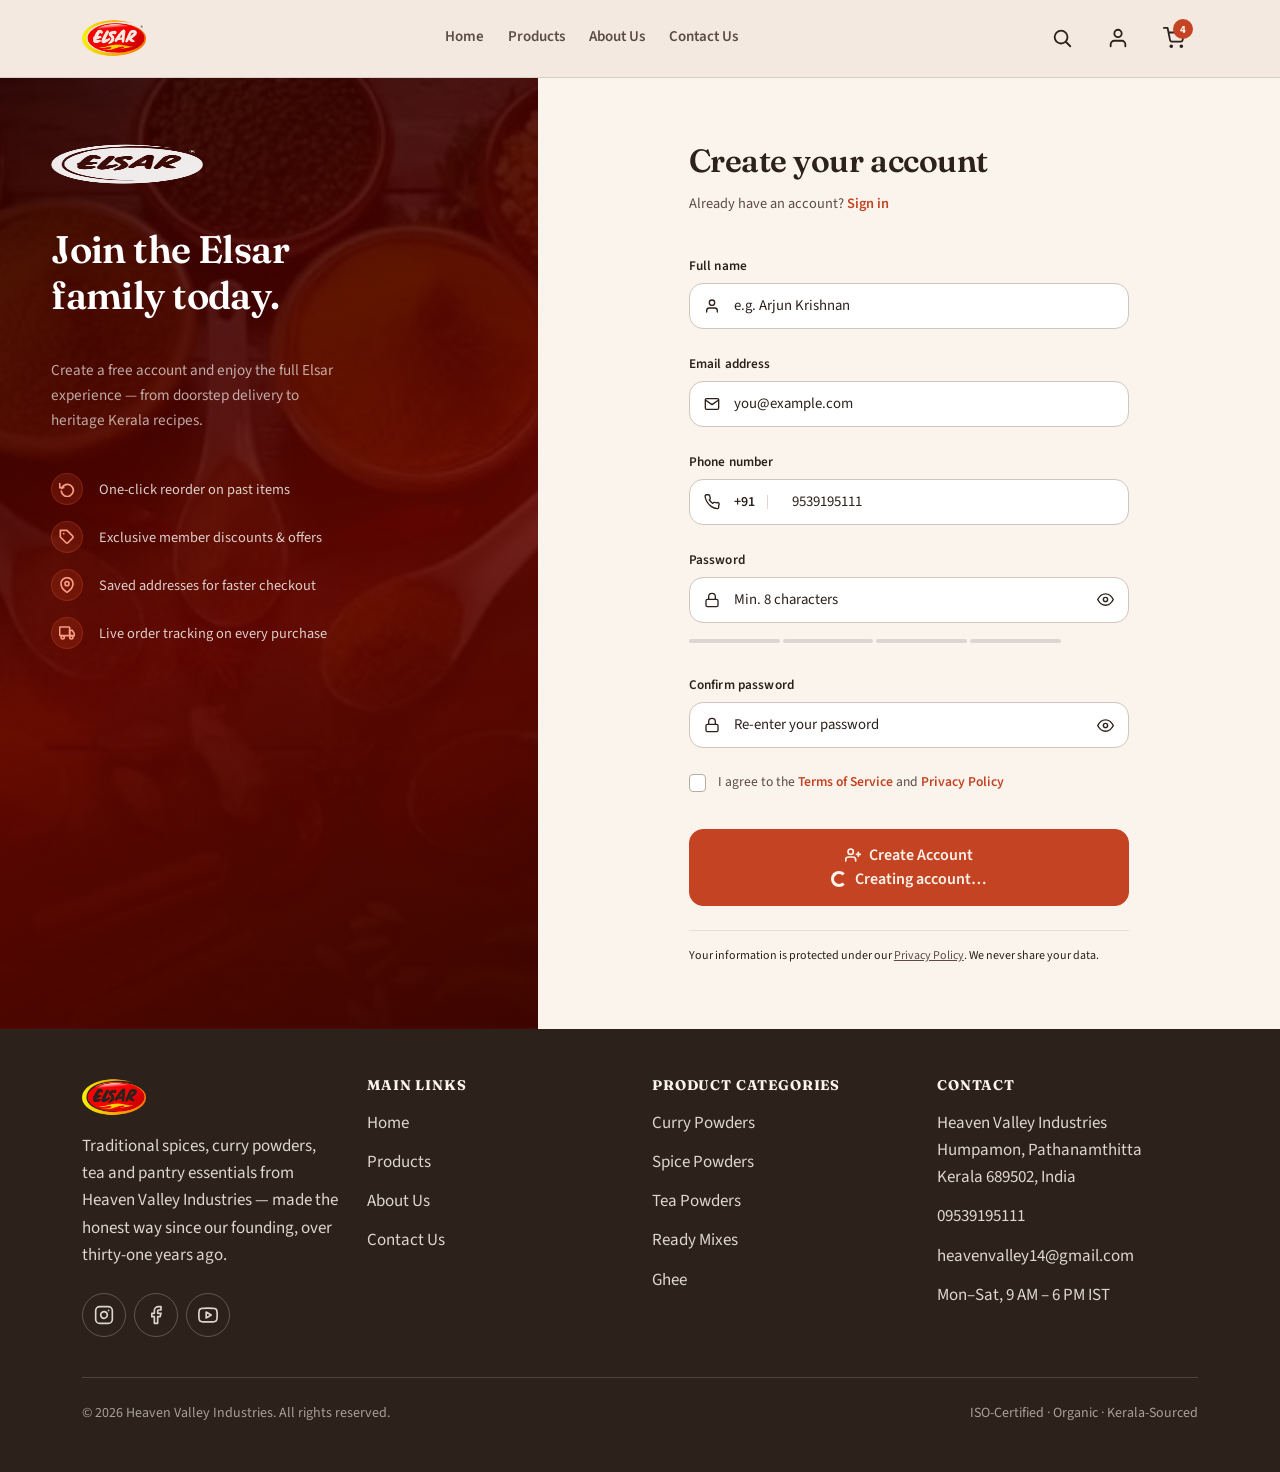
<file: signup.html>
<!DOCTYPE html>
<html lang="en">
<head>
  <meta charset="UTF-8">
  <meta name="viewport" content="width=device-width, initial-scale=1">
  <title>Create Account — Elsar, Heaven Valley Industries</title>
  <meta name="description" content="Create a free Elsar account to track orders, save favourites and enjoy a faster checkout experience.">

  <link href="https://cdn.jsdelivr.net/npm/bootstrap@5.3.3/dist/css/bootstrap.min.css" rel="stylesheet">
  <link rel="preconnect" href="https://fonts.googleapis.com">
  <link rel="preconnect" href="https://fonts.gstatic.com" crossorigin>
  <link href="https://fonts.googleapis.com/css2?family=Fraunces:opsz,wght@9..144,500;9..144,600&family=Source+Sans+3:wght@400;500;600;700&display=swap" rel="stylesheet">
  <link rel="stylesheet" href="css/tokens.css">
  <link rel="stylesheet" href="css/styles.css">
</head>
<body>
  <a class="skip-link" href="#main-content">Skip to main content</a>

  <!-- HEADER -->
  <header class="site-header sticky-top">
    <div class="container-xl">
      <div class="site-header__bar">
        <a class="brand" href="index.html">
          <img class="brand__logo" src="assets/images/elsar.png" alt="elsar — Heaven Valley Industries" width="168" height="48">
        </a>
        <nav class="primary-nav" aria-label="Primary">
          <a href="index.html">Home</a>
          <a href="products.html">Products</a>
          <a href="about.html">About Us</a>
          <a href="contact.html">Contact Us</a>
        </nav>
        <div class="d-flex align-items-center gap-2 ms-auto ms-lg-0">
          <button type="button" class="icon-btn" id="searchToggle" aria-haspopup="true" aria-expanded="false" aria-controls="searchPanel" aria-label="Search products">
            <svg width="22" height="22" viewBox="0 0 24 24" fill="none" stroke="currentColor" stroke-width="2" stroke-linecap="round" stroke-linejoin="round" aria-hidden="true"><circle cx="11" cy="11" r="7"></circle><line x1="21" y1="21" x2="16.65" y2="16.65"></line></svg>
          </button>
          <div class="account-menu" id="accountMenu">
            <button type="button" class="icon-btn" id="accountMenuTrigger" aria-haspopup="true" aria-expanded="false" aria-controls="accountMenuPanel" aria-label="Account menu">
              <svg width="22" height="22" viewBox="0 0 24 24" fill="none" stroke="currentColor" stroke-width="2" stroke-linecap="round" stroke-linejoin="round" aria-hidden="true"><path d="M20 21v-2a4 4 0 0 0-4-4H8a4 4 0 0 0-4 4v2"></path><circle cx="12" cy="7" r="4"></circle></svg>
            </button>
            <div class="account-menu__panel" id="accountMenuPanel" role="menu" aria-label="Account">
              <a href="#" role="menuitem">My Account</a>
              <a href="order-tracking.html" role="menuitem">Track Order</a>
              <a href="login.html" role="menuitem">Sign In</a>
            </div>
          </div>
          <a class="icon-btn" href="cart.html" aria-label="Cart, 4 items">
            <svg width="22" height="22" viewBox="0 0 24 24" fill="none" stroke="currentColor" stroke-width="2" stroke-linecap="round" stroke-linejoin="round" aria-hidden="true"><circle cx="9" cy="21" r="1"></circle><circle cx="20" cy="21" r="1"></circle><path d="M1 1h4l2.68 13.39a2 2 0 0 0 2 1.61h9.72a2 2 0 0 0 2-1.61L23 6H6"></path></svg>
            <span class="cart-badge" id="cartBadge">4</span>
          </a>
          <button type="button" class="icon-btn nav-toggle" id="navToggle" aria-haspopup="true" aria-expanded="false" aria-controls="mobileDrawer" aria-label="Open menu">
            <svg width="22" height="22" viewBox="0 0 24 24" fill="none" stroke="currentColor" stroke-width="2" stroke-linecap="round" stroke-linejoin="round" aria-hidden="true"><line x1="3" y1="6" x2="21" y2="6"></line><line x1="3" y1="12" x2="21" y2="12"></line><line x1="3" y1="18" x2="21" y2="18"></line></svg>
          </button>
        </div>
      </div>
    </div>
    <div class="search-panel" id="searchPanel">
      <div class="search-panel__inner">
        <div class="container-xl">
          <form class="header-search" role="search" action="#" method="get">
            <label class="visually-hidden" for="site-search">Search products</label>
            <svg width="18" height="18" viewBox="0 0 24 24" fill="none" stroke="currentColor" stroke-width="2" stroke-linecap="round" stroke-linejoin="round" aria-hidden="true"><circle cx="11" cy="11" r="7"></circle><line x1="21" y1="21" x2="16.65" y2="16.65"></line></svg>
            <input type="search" id="site-search" name="q" placeholder="Search curry powders, spices, tea…">
            <button type="button" class="icon-btn search-panel__close" id="searchClose" aria-label="Close search">
              <svg width="18" height="18" viewBox="0 0 24 24" fill="none" stroke="currentColor" stroke-width="2" stroke-linecap="round" stroke-linejoin="round" aria-hidden="true"><line x1="18" y1="6" x2="6" y2="18"></line><line x1="6" y1="6" x2="18" y2="18"></line></svg>
            </button>
          </form>
        </div>
      </div>
    </div>
  </header>

  <!-- MOBILE DRAWER -->
  <div class="drawer-scrim" id="drawerScrim" hidden></div>
  <nav class="mobile-drawer" id="mobileDrawer" aria-label="Mobile" aria-hidden="true">
    <div class="mobile-drawer__head">
      <span class="brand"><img class="brand__logo" src="assets/images/elsar.png" alt="elsar — Heaven Valley Industries" width="168" height="48"></span>
      <button type="button" class="icon-btn" id="drawerClose" aria-label="Close menu">
        <svg width="20" height="20" viewBox="0 0 24 24" fill="none" stroke="currentColor" stroke-width="2" stroke-linecap="round" stroke-linejoin="round" aria-hidden="true"><line x1="18" y1="6" x2="6" y2="18"></line><line x1="6" y1="6" x2="18" y2="18"></line></svg>
      </button>
    </div>
    <div class="mobile-drawer__section">
      <p class="mobile-drawer__label">Browse</p>
      <ul class="mobile-drawer__list">
        <li><a href="index.html">Home</a></li>
        <li><a href="products.html">Products</a></li>
        <li><a href="about.html">About Us</a></li>
        <li><a href="contact.html">Contact Us</a></li>
      </ul>
    </div>
    <div class="mobile-drawer__section">
      <p class="mobile-drawer__label">Account</p>
      <ul class="mobile-drawer__list">
        <li><a href="#">My Account</a></li>
        <li><a href="order-tracking.html">Track Order</a></li>
        <li><a href="login.html">Sign In</a></li>
      </ul>
    </div>
    <div class="mobile-drawer__section" style="border-bottom:none;">
      <p class="mobile-drawer__label">Shopping</p>
      <ul class="mobile-drawer__list">
        <li>
          <a href="cart.html">
            <span class="d-flex align-items-center justify-content-between w-100">
              <span>Your Cart</span>
              <span class="cart-badge" style="position:static;" id="drawerCartBadge">4</span>
            </span>
          </a>
        </li>
      </ul>
    </div>
  </nav>

  <main id="main-content">

    <div class="auth-wrap">

      <!-- LEFT PANEL -->
      <aside class="auth-panel" aria-hidden="true">
        <div class="auth-panel__inner">
          <a href="index.html" class="auth-panel__brand">
            <img src="assets/images/elsar.png" alt="Elsar — Heaven Valley Industries" width="152" height="44">
          </a>
          <h2 class="auth-panel__heading">Join the Elsar<br>family today.</h2>
          <p class="auth-panel__sub">Create a free account and enjoy the full Elsar experience — from doorstep delivery to heritage Kerala recipes.</p>
          <ul class="auth-panel__perks">
            <li>
              <span class="auth-panel__perk-icon" aria-hidden="true">
                <svg width="16" height="16" viewBox="0 0 24 24" fill="none" stroke="currentColor" stroke-width="2.5" stroke-linecap="round" stroke-linejoin="round"><polyline points="1 4 1 10 7 10"></polyline><path d="M3.51 15a9 9 0 1 0 .49-3.86"></path></svg>
              </span>
              <span>One-click reorder on past items</span>
            </li>
            <li>
              <span class="auth-panel__perk-icon" aria-hidden="true">
                <svg width="16" height="16" viewBox="0 0 24 24" fill="none" stroke="currentColor" stroke-width="2.5" stroke-linecap="round" stroke-linejoin="round"><path d="M20.59 13.41l-7.17 7.17a2 2 0 0 1-2.83 0L2 12V2h10l8.59 8.59a2 2 0 0 1 0 2.82z"></path><line x1="7" y1="7" x2="7.01" y2="7"></line></svg>
              </span>
              <span>Exclusive member discounts &amp; offers</span>
            </li>
            <li>
              <span class="auth-panel__perk-icon" aria-hidden="true">
                <svg width="16" height="16" viewBox="0 0 24 24" fill="none" stroke="currentColor" stroke-width="2.5" stroke-linecap="round" stroke-linejoin="round"><path d="M21 10c0 7-9 13-9 13s-9-6-9-13a9 9 0 0 1 18 0z"></path><circle cx="12" cy="10" r="3"></circle></svg>
              </span>
              <span>Saved addresses for faster checkout</span>
            </li>
            <li>
              <span class="auth-panel__perk-icon" aria-hidden="true">
                <svg width="16" height="16" viewBox="0 0 24 24" fill="none" stroke="currentColor" stroke-width="2.5" stroke-linecap="round" stroke-linejoin="round"><rect x="1" y="3" width="15" height="13" rx="1"></rect><path d="M16 8h4l3 5v3h-7V8z"></path><circle cx="5.5" cy="18.5" r="2.5"></circle><circle cx="18.5" cy="18.5" r="2.5"></circle></svg>
              </span>
              <span>Live order tracking on every purchase</span>
            </li>
          </ul>
        </div>
        <div class="auth-panel__img-wrap" aria-hidden="true">
          <div class="auth-panel__img-overlay"></div>
        </div>
      </aside>

      <!-- RIGHT — FORM -->
      <div class="auth-form-side">
        <div class="auth-form-card" role="main" aria-labelledby="signupHeading">

          <div class="auth-form-card__head">
            <h1 class="auth-form-card__title" id="signupHeading">Create your account</h1>
            <p class="auth-form-card__sub">
              Already have an account?
              <a href="login.html" class="auth-link">Sign in</a>
            </p>
          </div>

          <form class="auth-form" id="signupForm" novalidate aria-label="Create account form">

            <!-- Full Name -->
            <div class="auth-field" id="nameField">
              <label class="auth-label" for="signupName">Full name</label>
              <div class="auth-input-wrap">
                <span class="auth-input-icon" aria-hidden="true">
                  <svg width="16" height="16" viewBox="0 0 24 24" fill="none" stroke="currentColor" stroke-width="2" stroke-linecap="round" stroke-linejoin="round"><path d="M20 21v-2a4 4 0 0 0-4-4H8a4 4 0 0 0-4 4v2"></path><circle cx="12" cy="7" r="4"></circle></svg>
                </span>
                <input
                  type="text"
                  id="signupName"
                  name="fullname"
                  class="auth-input"
                  placeholder="e.g. Arjun Krishnan"
                  autocomplete="name"
                  required
                  aria-describedby="nameErr"
                >
              </div>
              <p class="auth-error" id="nameErr" role="alert" hidden>Please enter your full name.</p>
            </div>

            <!-- Email -->
            <div class="auth-field" id="emailField">
              <label class="auth-label" for="signupEmail">Email address</label>
              <div class="auth-input-wrap">
                <span class="auth-input-icon" aria-hidden="true">
                  <svg width="16" height="16" viewBox="0 0 24 24" fill="none" stroke="currentColor" stroke-width="2" stroke-linecap="round" stroke-linejoin="round"><path d="M4 4h16c1.1 0 2 .9 2 2v12c0 1.1-.9 2-2 2H4c-1.1 0-2-.9-2-2V6c0-1.1.9-2 2-2z"></path><polyline points="22,6 12,13 2,6"></polyline></svg>
                </span>
                <input
                  type="email"
                  id="signupEmail"
                  name="email"
                  class="auth-input"
                  placeholder="you@example.com"
                  autocomplete="email"
                  inputmode="email"
                  required
                  aria-describedby="emailErr"
                >
              </div>
              <p class="auth-error" id="emailErr" role="alert" hidden>Please enter a valid email address.</p>
            </div>

            <!-- Phone -->
            <div class="auth-field" id="phoneField">
              <label class="auth-label" for="signupPhone">Phone number</label>
              <div class="auth-input-wrap">
                <span class="auth-input-icon" aria-hidden="true">
                  <svg width="16" height="16" viewBox="0 0 24 24" fill="none" stroke="currentColor" stroke-width="2" stroke-linecap="round" stroke-linejoin="round"><path d="M22 16.92v3a2 2 0 0 1-2.18 2 19.79 19.79 0 0 1-8.63-3.07A19.5 19.5 0 0 1 4.69 12a19.79 19.79 0 0 1-3.07-8.67A2 2 0 0 1 3.6 1.18h3a2 2 0 0 1 2 1.72c.127.96.361 1.903.7 2.81a2 2 0 0 1-.45 2.11L7.91 8.77a16 16 0 0 0 5.29 5.29l.91-.91a2 2 0 0 1 2.11-.45c.907.339 1.85.573 2.81.7A2 2 0 0 1 22 16.92z"></path></svg>
                </span>
                <span class="auth-input-prefix">+91</span>
                <input
                  type="tel"
                  id="signupPhone"
                  name="phone"
                  class="auth-input auth-input--has-prefix"
                  placeholder="9539195111"
                  autocomplete="tel"
                  inputmode="numeric"
                  maxlength="10"
                  required
                  aria-describedby="phoneErr"
                >
              </div>
              <p class="auth-error" id="phoneErr" role="alert" hidden>Please enter a valid 10-digit mobile number.</p>
            </div>

            <!-- Password -->
            <div class="auth-field" id="passwordField">
              <label class="auth-label" for="signupPassword">Password</label>
              <div class="auth-input-wrap">
                <span class="auth-input-icon" aria-hidden="true">
                  <svg width="16" height="16" viewBox="0 0 24 24" fill="none" stroke="currentColor" stroke-width="2" stroke-linecap="round" stroke-linejoin="round"><rect x="3" y="11" width="18" height="11" rx="2" ry="2"></rect><path d="M7 11V7a5 5 0 0 1 10 0v4"></path></svg>
                </span>
                <input
                  type="password"
                  id="signupPassword"
                  name="password"
                  class="auth-input auth-input--has-toggle"
                  placeholder="Min. 8 characters"
                  autocomplete="new-password"
                  required
                  minlength="8"
                  aria-describedby="passwordErr"
                >
                <button type="button" class="auth-toggle-pwd" id="signupPwdToggle" aria-label="Show password" aria-controls="signupPassword">
                  <svg class="auth-eye-show" width="17" height="17" viewBox="0 0 24 24" fill="none" stroke="currentColor" stroke-width="2" stroke-linecap="round" stroke-linejoin="round" aria-hidden="true"><path d="M1 12s4-8 11-8 11 8 11 8-4 8-11 8-11-8-11-8z"></path><circle cx="12" cy="12" r="3"></circle></svg>
                  <svg class="auth-eye-hide" width="17" height="17" viewBox="0 0 24 24" fill="none" stroke="currentColor" stroke-width="2" stroke-linecap="round" stroke-linejoin="round" aria-hidden="true" hidden><path d="M17.94 17.94A10.07 10.07 0 0 1 12 20c-7 0-11-8-11-8a18.45 18.45 0 0 1 5.06-5.94"></path><path d="M9.9 4.24A9.12 9.12 0 0 1 12 4c7 0 11 8 11 8a18.5 18.5 0 0 1-2.16 3.19"></path><line x1="1" y1="1" x2="23" y2="23"></line></svg>
                </button>
              </div>
              <!-- Strength meter -->
              <div class="auth-strength" id="pwdStrength" aria-live="polite">
                <div class="auth-strength__bar">
                  <span class="auth-strength__seg" id="seg1"></span>
                  <span class="auth-strength__seg" id="seg2"></span>
                  <span class="auth-strength__seg" id="seg3"></span>
                  <span class="auth-strength__seg" id="seg4"></span>
                </div>
                <span class="auth-strength__label" id="pwdStrengthLabel"></span>
              </div>
              <p class="auth-error" id="passwordErr" role="alert" hidden>Password must be at least 8 characters.</p>
            </div>

            <!-- Confirm Password -->
            <div class="auth-field" id="confirmField">
              <label class="auth-label" for="signupConfirm">Confirm password</label>
              <div class="auth-input-wrap">
                <span class="auth-input-icon" aria-hidden="true">
                  <svg width="16" height="16" viewBox="0 0 24 24" fill="none" stroke="currentColor" stroke-width="2" stroke-linecap="round" stroke-linejoin="round"><rect x="3" y="11" width="18" height="11" rx="2" ry="2"></rect><path d="M7 11V7a5 5 0 0 1 10 0v4"></path></svg>
                </span>
                <input
                  type="password"
                  id="signupConfirm"
                  name="confirm"
                  class="auth-input auth-input--has-toggle"
                  placeholder="Re-enter your password"
                  autocomplete="new-password"
                  required
                  aria-describedby="confirmErr"
                >
                <button type="button" class="auth-toggle-pwd" id="signupConfirmToggle" aria-label="Show confirm password" aria-controls="signupConfirm">
                  <svg class="auth-eye-show" width="17" height="17" viewBox="0 0 24 24" fill="none" stroke="currentColor" stroke-width="2" stroke-linecap="round" stroke-linejoin="round" aria-hidden="true"><path d="M1 12s4-8 11-8 11 8 11 8-4 8-11 8-11-8-11-8z"></path><circle cx="12" cy="12" r="3"></circle></svg>
                  <svg class="auth-eye-hide" width="17" height="17" viewBox="0 0 24 24" fill="none" stroke="currentColor" stroke-width="2" stroke-linecap="round" stroke-linejoin="round" aria-hidden="true" hidden><path d="M17.94 17.94A10.07 10.07 0 0 1 12 20c-7 0-11-8-11-8a18.45 18.45 0 0 1 5.06-5.94"></path><path d="M9.9 4.24A9.12 9.12 0 0 1 12 4c7 0 11 8 11 8a18.5 18.5 0 0 1-2.16 3.19"></path><line x1="1" y1="1" x2="23" y2="23"></line></svg>
                </button>
              </div>
              <p class="auth-error" id="confirmErr" role="alert" hidden>Passwords do not match.</p>
            </div>

            <!-- Terms -->
            <div class="auth-check-row" id="termsField">
              <label class="auth-checkbox">
                <input type="checkbox" id="agreeTerms" name="terms" required aria-describedby="termsErr">
                <span class="auth-checkbox__box" aria-hidden="true"></span>
                <span class="auth-checkbox__label">
                  I agree to the <a href="#" class="auth-link">Terms of Service</a> and <a href="#" class="auth-link">Privacy Policy</a>
                </span>
              </label>
              <p class="auth-error" id="termsErr" role="alert" hidden>Please accept the terms to continue.</p>
            </div>

            <!-- Submit -->
            <button type="submit" class="btn btn-accent w-100 auth-submit-btn" id="signupSubmitBtn">
              <span id="signupBtnLabel" class="d-flex align-items-center justify-content-center gap-2">
                <svg width="16" height="16" viewBox="0 0 24 24" fill="none" stroke="currentColor" stroke-width="2.5" stroke-linecap="round" stroke-linejoin="round" aria-hidden="true"><path d="M16 21v-2a4 4 0 0 0-4-4H5a4 4 0 0 0-4 4v2"></path><circle cx="8.5" cy="7" r="4"></circle><line x1="20" y1="8" x2="20" y2="14"></line><line x1="23" y1="11" x2="17" y2="11"></line></svg>
                Create Account
              </span>
              <span id="signupBtnSpinner" class="d-flex align-items-center justify-content-center gap-2" hidden>
                <span class="spinner-border spinner-border-sm" role="status" aria-hidden="true"></span>
                Creating account…
              </span>
            </button>

            <!-- Success state -->
            <div class="auth-success" id="signupSuccess" hidden role="status" aria-live="polite">
              <div class="auth-success__icon" aria-hidden="true">
                <svg width="26" height="26" viewBox="0 0 24 24" fill="none" stroke="currentColor" stroke-width="2.5" stroke-linecap="round" stroke-linejoin="round"><polyline points="20 6 9 17 4 12"></polyline></svg>
              </div>
              <div>
                <p class="auth-success__title">Account created!</p>
                <p class="auth-success__desc">Welcome to Elsar. Redirecting to your account…</p>
              </div>
            </div>

          </form>

          <div class="auth-form-card__footer">
            <p class="auth-terms">
              Your information is protected under our <a href="#">Privacy Policy</a>. We never share your data.
            </p>
          </div>

        </div>
      </div>

    </div><!-- /auth-wrap -->

  </main>

  <!-- FOOTER -->
  <footer class="site-footer" id="contact">
    <div class="container-xl py-5">
      <div class="row row-cols-1 row-cols-md-2 row-cols-lg-4 g-4">
        <div class="col">
          <span class="footer-brand">
            <img class="brand__logo" src="assets/images/elsar.png" alt="elsar — Heaven Valley Industries" width="168" height="48">
          </span>
          <p class="mb-0" style="max-width:32ch;">Traditional spices, curry powders, tea and pantry essentials from Heaven Valley Industries — made the honest way since our founding, over thirty-one years ago.</p>
          <div class="social-row">
            <a href="#" aria-label="Follow elsar on Instagram"><svg width="20" height="20" viewBox="0 0 24 24" fill="none" stroke="currentColor" stroke-width="2" stroke-linecap="round" stroke-linejoin="round" aria-hidden="true"><rect x="2" y="2" width="20" height="20" rx="5"></rect><path d="M16 11.37A4 4 0 1 1 12.63 8 4 4 0 0 1 16 11.37z"></path><line x1="17.5" y1="6.5" x2="17.51" y2="6.5"></line></svg></a>
            <a href="#" aria-label="Follow elsar on Facebook"><svg width="20" height="20" viewBox="0 0 24 24" fill="none" stroke="currentColor" stroke-width="2" stroke-linecap="round" stroke-linejoin="round" aria-hidden="true"><path d="M18 2h-3a5 5 0 0 0-5 5v3H7v4h3v8h4v-8h3l1-4h-4V7a1 1 0 0 1 1-1h3z"></path></svg></a>
            <a href="#" aria-label="Subscribe to elsar on YouTube"><svg width="20" height="20" viewBox="0 0 24 24" fill="none" stroke="currentColor" stroke-width="2" stroke-linecap="round" stroke-linejoin="round" aria-hidden="true"><path d="M22.5 6.4a3 3 0 0 0-2.1-2.1C18.6 3.7 12 3.7 12 3.7s-6.6 0-8.4.6A3 3 0 0 0 1.5 6.4 31 31 0 0 0 1 12a31 31 0 0 0 .5 5.6 3 3 0 0 0 2.1 2.1c1.8.6 8.4.6 8.4.6s6.6 0 8.4-.6a3 3 0 0 0 2.1-2.1A31 31 0 0 0 23 12a31 31 0 0 0-.5-5.6z"></path><polygon points="9.8 15.5 15.8 12 9.8 8.5 9.8 15.5"></polygon></svg></a>
          </div>
        </div>
        <div class="col">
          <h2 class="footer-heading h6">Main Links</h2>
          <ul class="footer-links">
            <li><a href="index.html">Home</a></li>
            <li><a href="products.html">Products</a></li>
            <li><a href="about.html">About Us</a></li>
            <li><a href="contact.html">Contact Us</a></li>
          </ul>
        </div>
        <div class="col">
          <h2 class="footer-heading h6">Product Categories</h2>
          <ul class="footer-links">
            <li><a href="products.html">Curry Powders</a></li>
            <li><a href="products.html">Spice Powders</a></li>
            <li><a href="products.html">Tea Powders</a></li>
            <li><a href="products.html">Ready Mixes</a></li>
            <li><a href="products.html">Ghee</a></li>
          </ul>
        </div>
        <div class="col">
          <h2 class="footer-heading h6">Contact</h2>
          <ul class="footer-links">
            <li>Heaven Valley Industries<br>Humpamon, Pathanamthitta<br>Kerala 689502, India</li>
            <li><a href="tel:09539195111">09539195111</a></li>
            <li><a href="mailto:heavenvalley14@gmail.com">heavenvalley14@gmail.com</a></li>
            <li>Mon–Sat, 9 AM – 6 PM IST</li>
          </ul>
        </div>
      </div>
      <div class="footer-bottom d-flex flex-wrap justify-content-between gap-2">
        <span>© <span id="footerYear"></span> Heaven Valley Industries. All rights reserved.</span>
        <span>ISO-Certified · Organic · Kerala-Sourced</span>
      </div>
    </div>
  </footer>

  <!-- Quick view dialog (required by main.js) -->
  <dialog class="quick-view" id="quickViewDialog" aria-labelledby="quickViewTitle">
    <button type="button" class="icon-btn quick-view__close" id="quickViewClose" aria-label="Close quick view">
      <svg width="20" height="20" viewBox="0 0 24 24" fill="none" stroke="currentColor" stroke-width="2" stroke-linecap="round" stroke-linejoin="round" aria-hidden="true"><line x1="18" y1="6" x2="6" y2="18"></line><line x1="6" y1="6" x2="18" y2="18"></line></svg>
    </button>
    <div class="quick-view__body">
      <div class="quick-view__media">
        <span class="media-placeholder" id="quickViewMedia" aria-hidden="true"></span>
      </div>
      <div>
        <h2 class="h4 mb-1" id="quickViewTitle"></h2>
        <p class="product-card__weight" id="quickViewWeight"></p>
        <p class="product-card__price" id="quickViewPrice"></p>
        <p id="quickViewDesc"></p>
        <button type="button" class="btn btn-accent btn-add" id="quickViewAdd">
          <span class="btn-add__label">Add to Cart</span>
        </button>
      </div>
    </div>
  </dialog>

  <script src="https://cdn.jsdelivr.net/npm/bootstrap@5.3.3/dist/js/bootstrap.bundle.min.js"></script>
  <script src="js/main.js"></script>
  <script src="js/signup.js"></script>
</body>
</html>
</file>
<file: css/tokens.css>
/*
  Design tokens for elsar — resolved from DESIGN.md's seed palette.
  "[to be resolved during implementation]" placeholders are settled here:
  Spice-Red Accent anchored on dried red chili / paprika; Warm Paper, Ink,
  Surface and Border are tinted toward the same hue at low chroma so the
  whole neutral ramp reads as one family rather than generic gray-on-cream.
*/

:root {
  /* Primary — The Ten-Percent Rule: reserved for primary actions, price, status */
  --color-accent: oklch(56% 0.17 35);
  --color-accent-deep: oklch(47% 0.17 33);
  --color-accent-soft: oklch(91% 0.04 40);

  /* Neutral ramp — all tinted toward the accent's hue (~35) at low chroma */
  --color-warm-paper: oklch(97% 0.013 70);
  --color-surface: oklch(94% 0.016 68);
  --color-border: oklch(86% 0.018 60);
  --color-ink: oklch(26% 0.02 50);
  --color-ink-soft: oklch(43% 0.025 50);

  /* Feedback tones — distinct from the accent so errors never read as "price" */
  --color-success: oklch(54% 0.13 150);
  --color-warning: oklch(58% 0.15 75);

  /* Typography — The Heritage Pairing: a warm display serif for headings
     (carries the "crafted, trusted for generations" feeling) contrasted
     with a clean humanist sans for every reading task — body, labels, prices */
  --font-display: "Fraunces", "Source Serif 4", Georgia, serif;
  --font-sans: "Source Sans 3", "Public Sans", system-ui, -apple-system, sans-serif;

  --text-display: clamp(1.875rem, 1.4rem + 2vw, 2.75rem);
  --text-headline: clamp(1.25rem, 1.1rem + 0.6vw, 1.5rem);
  --text-title: 1.125rem;
  --text-body: 1.0625rem;
  --text-label: 0.9375rem;
  --text-small: 0.875rem;

  --leading-tight: 1.15;
  --leading-body: 1.6;

  /* Spacing scale — varied deliberately section to section, not uniform */
  --space-2xs: 0.5rem;
  --space-xs: 0.75rem;
  --space-sm: 1rem;
  --space-md: 1.5rem;
  --space-lg: 2.5rem;
  --space-xl: 4rem;
  --space-2xl: 6rem;

  /* Shape — gently rounded, never pill or sharp-square */
  --radius-sm: 8px;
  --radius-md: 14px;
  --radius-lg: 20px;
  --radius-pill: 999px;

  /* Elevation — The Flat-Counter Rule: shadows only for genuinely floating elements */
  --shadow-floating: 0 8px 32px oklch(26% 0.02 50 / 0.16);

  /* Motion — responsive only; exponential ease-out, no bounce */
  --ease-out-quart: cubic-bezier(0.25, 1, 0.5, 1);
  --duration-fast: 160ms;
  --duration-base: 240ms;
  --duration-slow: 420ms;

  /* Focus ring — generous and unmissable, per DESIGN.md Inputs spec */
  --focus-ring: 0 0 0 3px var(--color-warm-paper), 0 0 0 6px var(--color-accent);
}

@media (prefers-reduced-motion: reduce) {
  :root {
    --duration-fast: 1ms;
    --duration-base: 1ms;
    --duration-slow: 1ms;
  }
}
</file>
<file: css/styles.css>
﻿/* elsar — homepage styles. Bootstrap 5 provides layout/grid; this layer applies
   the brand system on top (The Trusted Pantry Counter — calm, earthy, flat). */

* {
  box-sizing: border-box;
}

html {
  scroll-behavior: smooth;
}

@media (prefers-reduced-motion: reduce) {
  html {
    scroll-behavior: auto;
  }
}

body {
  font-family: var(--font-sans);
  font-size: var(--text-body);
  line-height: var(--leading-body);
  color: var(--color-ink);
  background: var(--color-warm-paper);
  -webkit-font-smoothing: antialiased;
}

/* Clip horizontal bleed from Bootstrap's negative-margin row gutters —
   scoped below the sticky header so position: sticky keeps tracking the
   viewport instead of a newly created scroll container. */
#main-content,
.site-footer {
  overflow-x: clip;
}

h1, h2, h3, h4 {
  font-family: var(--font-display);
  font-weight: 600;
  line-height: var(--leading-tight);
  letter-spacing: -0.015em;
  color: var(--color-ink);
  text-wrap: balance;
}

p {
  text-wrap: pretty;
  max-width: 70ch;
}

a {
  color: var(--color-ink);
}

/* Visible, generous focus ring everywhere — never a subtle color nudge */
a:focus-visible,
button:focus-visible,
input:focus-visible,
[tabindex]:focus-visible {
  outline: none;
  border-radius: var(--radius-sm);
  box-shadow: var(--focus-ring);
}

.section {
  padding-block: var(--space-xl);
}
.section--tight {
  padding-block: var(--space-lg);
}
.section--surface {
  background: var(--color-surface);
}
.section--paper {
  background: var(--color-warm-paper);
}

.section-heading {
  font-size: var(--text-display);
  margin-bottom: var(--space-md);
}
.section-lede {
  color: var(--color-ink-soft);
  font-size: var(--text-body);
  max-width: 60ch;
}

/* ---------------------------------------------------------------------- */
/* Buttons — gently rounded, generous padding, confident tap targets       */
/* ---------------------------------------------------------------------- */

.btn {
  font-family: var(--font-sans);
  font-weight: 600;
  font-size: var(--text-label);
  border-radius: var(--radius-sm);
  padding: 0.875rem 2rem;
  min-height: 3rem;
  transition: background-color var(--duration-base) var(--ease-out-quart),
              color var(--duration-base) var(--ease-out-quart),
              border-color var(--duration-base) var(--ease-out-quart),
              transform var(--duration-fast) var(--ease-out-quart);
  border-width: 1.5px;
}
.btn:active {
  transform: translateY(1px);
}

.btn-accent {
  background-color: var(--color-accent);
  border-color: var(--color-accent);
  color: var(--color-warm-paper);
}
.btn-accent:hover,
.btn-accent:focus-visible {
  background-color: var(--color-accent-deep);
  border-color: var(--color-accent-deep);
  color: var(--color-warm-paper);
}

.btn-ghost {
  background-color: transparent;
  border-color: var(--color-ink);
  color: var(--color-ink);
}
.btn-ghost:hover,
.btn-ghost:focus-visible {
  background-color: var(--color-ink);
  border-color: var(--color-ink);
  color: var(--color-warm-paper);
}

.btn-quiet {
  background-color: var(--color-surface);
  border-color: var(--color-surface);
  color: var(--color-ink);
}
.btn-quiet:hover,
.btn-quiet:focus-visible {
  background-color: var(--color-border);
  border-color: var(--color-border);
  color: var(--color-ink);
}

/* Add-to-cart confirmation state */
.btn-add[data-state="added"] {
  background-color: var(--color-success);
  border-color: var(--color-success);
}

/* ---------------------------------------------------------------------- */
/* Header                                                                   */
/* ---------------------------------------------------------------------- */

.site-header {
  background: var(--color-surface);
  border-bottom: 1px solid var(--color-border);
}

.site-header__bar {
  display: grid;
  grid-template-columns: auto 1fr auto;
  align-items: center;
  gap: var(--space-md);
  padding-block: 0.875rem;
}
.site-header__bar .primary-nav {
  justify-self: center;
}
.site-header__bar > .d-flex {
  justify-self: end;
  margin-left: 0 !important;
}

.brand {
  display: flex;
  align-items: center;
  text-decoration: none;
  white-space: nowrap;
}
.brand__logo {
  display: block;
  height: 2.5rem;
  width: auto;
}

.primary-nav {
  display: flex;
  gap: var(--space-md);
  margin: 0;
  padding: 0;
  list-style: none;
}
.primary-nav a {
  font-weight: 600;
  font-size: var(--text-label);
  text-decoration: none;
  color: var(--color-ink-soft);
  padding-block: 0.5rem;
  border-bottom: 2px solid transparent;
  transition: color var(--duration-base) var(--ease-out-quart),
              border-color var(--duration-base) var(--ease-out-quart);
}
.primary-nav a:hover,
.primary-nav a:focus-visible {
  color: var(--color-ink);
}
.primary-nav a[aria-current="page"] {
  color: var(--color-ink);
  border-bottom-color: var(--color-accent);
}

/* ---------------------------------------------------------------------- */
/* Search — collapsed behind an icon, expands into a panel beneath the bar */
/* ---------------------------------------------------------------------- */

.search-panel {
  display: grid;
  grid-template-rows: 0fr;
  background: var(--color-surface);
  border-bottom: 1px solid transparent;
  transition: grid-template-rows var(--duration-slow) var(--ease-out-quart),
              border-color var(--duration-slow) var(--ease-out-quart);
}
.search-panel.is-open {
  grid-template-rows: 1fr;
  border-bottom-color: var(--color-border);
}
.search-panel__inner {
  overflow: hidden;
  min-height: 0;
}
.search-panel .header-search {
  display: flex;
  align-items: center;
  position: relative;
  max-width: 34rem;
  margin-inline: auto;
  padding-block: var(--space-sm);
  opacity: 0;
  transform: translateY(-0.5rem);
  transition: opacity var(--duration-base) var(--ease-out-quart),
              transform var(--duration-base) var(--ease-out-quart);
}
.search-panel.is-open .header-search {
  opacity: 1;
  transform: none;
  transition-delay: var(--duration-fast);
}
.header-search input {
  width: 100%;
  font-family: var(--font-sans);
  font-size: var(--text-label);
  padding: 0.75rem 3.25rem 0.75rem 2.75rem;
  border-radius: var(--radius-pill);
  border: 1.5px solid var(--color-border);
  background: var(--color-warm-paper);
  color: var(--color-ink);
  min-height: 3rem;
}
.header-search input::placeholder {
  color: var(--color-ink-soft);
}
.header-search input:focus-visible {
  outline: none;
  border-color: var(--color-accent);
  box-shadow: var(--focus-ring);
}
.header-search svg {
  position: absolute;
  left: 1rem;
  top: 50%;
  translate: 0 -50%;
  pointer-events: none;
  color: var(--color-ink-soft);
}
.search-panel__close {
  position: absolute;
  right: 0.25rem;
  top: 50%;
  translate: 0 -50%;
  width: 2.5rem;
  height: 2.5rem;
}

.icon-btn {
  display: inline-flex;
  align-items: center;
  justify-content: center;
  width: 3rem;
  height: 3rem;
  border-radius: var(--radius-sm);
  border: 1.5px solid transparent;
  background: transparent;
  color: var(--color-ink);
  position: relative;
  transition: background-color var(--duration-base) var(--ease-out-quart),
              border-color var(--duration-base) var(--ease-out-quart);
}
.icon-btn:hover,
.icon-btn:focus-visible {
  background: var(--color-warm-paper);
  border-color: var(--color-border);
}

.cart-badge {
  position: absolute;
  top: 0.25rem;
  right: 0.25rem;
  min-width: 1.25rem;
  height: 1.25rem;
  padding-inline: 0.25rem;
  border-radius: var(--radius-pill);
  background: var(--color-accent);
  color: var(--color-warm-paper);
  font-size: 0.6875rem;
  font-weight: 700;
  display: inline-flex;
  align-items: center;
  justify-content: center;
  line-height: 1;
  transition: transform var(--duration-fast) var(--ease-out-quart);
}
.cart-badge.is-pulsing {
  animation: cart-pulse var(--duration-slow) var(--ease-out-quart);
}
@keyframes cart-pulse {
  0% { transform: scale(1); }
  40% { transform: scale(1.35); }
  100% { transform: scale(1); }
}
@media (prefers-reduced-motion: reduce) {
  .cart-badge.is-pulsing { animation: none; }
}

/* Account dropdown */
.account-menu {
  position: relative;
}
.account-menu__panel {
  position: absolute;
  right: 0;
  top: calc(100% + 0.5rem);
  min-width: 12rem;
  background: var(--color-warm-paper);
  border: 1px solid var(--color-border);
  border-radius: var(--radius-md);
  box-shadow: var(--shadow-floating);
  padding: 0.5rem;
  display: none;
  z-index: 1050;
}
.account-menu.is-open .account-menu__panel {
  display: block;
}
.account-menu__panel a {
  display: block;
  padding: 0.75rem 1rem;
  border-radius: var(--radius-sm);
  text-decoration: none;
  color: var(--color-ink);
  font-size: var(--text-label);
  font-weight: 500;
}
.account-menu__panel a:hover,
.account-menu__panel a:focus-visible {
  background: var(--color-surface);
}

.nav-toggle {
  display: none;
}

/* ---------------------------------------------------------------------- */
/* Mobile drawer (off-canvas)                                              */
/* ---------------------------------------------------------------------- */

.drawer-scrim {
  position: fixed;
  inset: 0;
  background: oklch(26% 0.02 50 / 0.4);
  opacity: 0;
  visibility: hidden;
  transition: opacity var(--duration-base) var(--ease-out-quart),
              visibility 0s linear var(--duration-base);
  z-index: 1040;
}
.drawer-scrim.is-visible {
  opacity: 1;
  visibility: visible;
  transition-delay: 0s;
}

.mobile-drawer {
  position: fixed;
  top: 0;
  right: 0;
  bottom: 0;
  width: min(85vw, 22rem);
  background: var(--color-warm-paper);
  border-left: 1px solid var(--color-border);
  box-shadow: var(--shadow-floating);
  transform: translateX(100%);
  transition: transform var(--duration-slow) var(--ease-out-quart);
  z-index: 1050;
  display: flex;
  flex-direction: column;
  overflow-y: auto;
}
.mobile-drawer.is-open {
  transform: translateX(0);
}
@media (prefers-reduced-motion: reduce) {
  .mobile-drawer { transition: none; }
  .drawer-scrim { transition: none; }
}

.mobile-drawer__head {
  display: flex;
  align-items: center;
  justify-content: space-between;
  padding: var(--space-sm) var(--space-md);
  border-bottom: 1px solid var(--color-border);
}
.mobile-drawer__section {
  padding: var(--space-sm) var(--space-md);
  border-bottom: 1px solid var(--color-border);
}
.mobile-drawer__label {
  font-size: var(--text-small);
  font-weight: 600;
  letter-spacing: 0.04em;
  color: var(--color-ink-soft);
  margin-bottom: var(--space-xs);
}
.mobile-drawer__list {
  list-style: none;
  margin: 0;
  padding: 0;
  display: flex;
  flex-direction: column;
  gap: 0.25rem;
}
.mobile-drawer__list a {
  display: flex;
  align-items: center;
  min-height: 3.25rem;
  padding-inline: 0.75rem;
  border-radius: var(--radius-sm);
  text-decoration: none;
  color: var(--color-ink);
  font-weight: 600;
  font-size: 1.0625rem;
}
.mobile-drawer__list a:hover,
.mobile-drawer__list a:focus-visible {
  background: var(--color-surface);
}

/* ---------------------------------------------------------------------- */
/* Hero carousel                                                           */
/* ---------------------------------------------------------------------- */

.hero {
  position: relative;
  isolation: isolate;
}
.hero-slide {
  position: relative;
  min-height: 30rem;
  display: flex;
  align-items: center;
  background-size: cover;
  background-position: center;
}
.hero-slide::after {
  content: "";
  position: absolute;
  inset: 0;
  background: linear-gradient(100deg, oklch(22% 0.03 45 / 0.62) 0%, oklch(22% 0.03 45 / 0.34) 45%, oklch(22% 0.03 45 / 0.08) 75%);
  z-index: 0;
}
.hero-slide__content {
  position: relative;
  z-index: 1;
  max-width: 34rem;
  color: var(--color-warm-paper);
  padding-block: var(--space-xl);
}
.hero-slide__eyebrow {
  display: inline-block;
  font-size: var(--text-small);
  font-weight: 600;
  letter-spacing: 0.06em;
  background: oklch(97% 0.013 70 / 0.16);
  border: 1px solid oklch(97% 0.013 70 / 0.35);
  border-radius: var(--radius-pill);
  padding: 0.375rem 1rem;
  margin-bottom: var(--space-sm);
}
.hero-slide__title {
  font-size: clamp(2rem, 1.4rem + 3vw, 3.25rem);
  font-weight: 700;
  letter-spacing: -0.025em;
  line-height: 1.08;
  color: var(--color-warm-paper);
  margin-bottom: var(--space-sm);
}
.hero-slide__lede {
  font-size: 1.125rem;
  color: oklch(97% 0.013 70 / 0.92);
  max-width: 36ch;
  margin-bottom: var(--space-md);
}

/* Brand-toned placeholder treatment for missing photography — calm, not gray */
.media-placeholder {
  background:
    radial-gradient(120% 140% at 14% 18%, oklch(60% 0.1 35 / 0.35), transparent 60%),
    radial-gradient(120% 140% at 86% 82%, oklch(58% 0.07 95 / 0.3), transparent 60%),
    linear-gradient(160deg, oklch(46% 0.05 50), oklch(30% 0.04 45));
  display: flex;
  align-items: flex-end;
  color: oklch(97% 0.013 70 / 0.78);
}
.media-placeholder__tag {
  font-size: var(--text-small);
  font-weight: 600;
  letter-spacing: 0.03em;
  padding: 0.5rem 0.875rem;
  margin: var(--space-sm);
  border-radius: var(--radius-sm);
  background: oklch(22% 0.03 45 / 0.45);
  border: 1px dashed oklch(97% 0.013 70 / 0.4);
}

.hero .carousel-control-prev,
.hero .carousel-control-next {
  width: 3.5rem;
  opacity: 1;
}
.hero .carousel-control-prev-icon,
.hero .carousel-control-next-icon {
  width: 2.75rem;
  height: 2.75rem;
  background-color: oklch(22% 0.03 45 / 0.4);
  border-radius: var(--radius-pill);
  background-size: 1.25rem;
  border: 1.5px solid oklch(97% 0.013 70 / 0.5);
}
.hero .carousel-indicators [data-bs-target] {
  width: 0.625rem;
  height: 0.625rem;
  border-radius: var(--radius-pill);
  background-color: oklch(97% 0.013 70 / 0.45);
  border: none;
  opacity: 1;
}
.hero .carousel-indicators .active {
  background-color: var(--color-warm-paper);
  width: 1.75rem;
}

#heroCarousel .carousel-inner {
  cursor: grab;
}
#heroCarousel .carousel-inner.is-dragging {
  cursor: grabbing;
  user-select: none;
}
#heroCarousel .carousel-inner.is-dragging .carousel-item {
  pointer-events: none;
}

/* ---------------------------------------------------------------------- */
/* Category strip                                                          */
/* ---------------------------------------------------------------------- */

.category-scroller {
  display: flex;
  gap: var(--space-md);
  overflow-x: auto;
  scroll-snap-type: x mandatory;
  padding-bottom: var(--space-2xs);
  cursor: grab;
  scrollbar-width: none;
  -ms-overflow-style: none;
}
.category-scroller::-webkit-scrollbar {
  display: none;
}
.category-scroller.is-dragging {
  cursor: grabbing;
  scroll-snap-type: none;
  user-select: none;
}
.category-scroller.is-dragging .category-card {
  pointer-events: none;
}
.category-card-wrap {
  scroll-snap-align: start;
  flex: 0 0 auto;
  width: clamp(9.5rem, 28vw, 12rem);
}
.category-card {
  display: flex;
  flex-direction: column;
  align-items: center;
  width: 100%;
  text-decoration: none;
  color: var(--color-ink);
}
.category-card__media {
  display: block;
  width: 100%;
  aspect-ratio: 1 / 1;
  border-radius: 50%;
  overflow: hidden;
  margin-bottom: var(--space-sm);
}
.category-card__media .media-placeholder {
  width: 100%;
  height: 100%;
  align-items: center;
  justify-content: center;
  font-weight: 700;
  font-size: 1.75rem;
  letter-spacing: -0.02em;
  color: oklch(97% 0.013 70 / 0.85);
}
.category-card__title {
  font-weight: 600;
  font-size: var(--text-title);
  text-align: center;
  display: block;
}
.category-card:hover .category-card__media,
.category-card:focus-visible .category-card__media {
  outline: 2px solid var(--color-accent);
  outline-offset: 2px;
}
.category-card__media img {
  width: 100%;
  height: 100%;
  object-fit: cover;
  display: block;
  transition: transform 0.45s var(--ease-out-quart);
}
.category-card:hover .category-card__media img,
.category-card:focus-visible .category-card__media img {
  transform: scale(1.08);
}

.scroller-controls {
  display: flex;
  gap: var(--space-2xs);
}
.scroller-controls .icon-btn {
  border-color: var(--color-border);
  background: var(--color-warm-paper);
}

/* ---------------------------------------------------------------------- */
/* Product cards                                                           */
/* ---------------------------------------------------------------------- */

.product-card {
  background: var(--color-surface);
  border: 1px solid var(--color-border);
  border-radius: var(--radius-lg);
  padding: var(--space-sm);
  height: 100%;
  display: flex;
  flex-direction: column;
  position: relative;
  transition: border-color var(--duration-base) var(--ease-out-quart),
              background-color var(--duration-base) var(--ease-out-quart);
}
.product-card:hover,
.product-card:focus-within {
  background: var(--color-warm-paper);
  border-color: var(--color-accent);
}
.product-card__media {
  aspect-ratio: 1 / 1;
  border-radius: var(--radius-md);
  overflow: hidden;
  margin-bottom: var(--space-sm);
  position: relative; /* positioning context for injected img */
}
.product-card__img {
  position: absolute;
  inset: 0;
  width: 100%;
  height: 100%;
  object-fit: cover;
  display: block;
  z-index: 1;
  transition: transform var(--duration-slow) var(--ease-out-quart);
}
@media (prefers-reduced-motion: reduce) {
  .product-card__img { transition: none; }
}
.product-card__media .media-placeholder {
  width: 100%;
  height: 100%;
  align-items: center;
  justify-content: center;
  font-weight: 700;
  font-size: 1.125rem;
}
.product-card__name {
  font-weight: 600;
  font-size: var(--text-title);
  margin-bottom: 0.25rem;
}
.product-card__weight {
  color: var(--color-ink-soft);
  font-size: var(--text-small);
  margin-bottom: var(--space-2xs);
}
.product-card__price {
  font-weight: 700;
  font-size: 1.125rem;
  color: var(--color-accent-deep);
  margin-bottom: var(--space-sm);
}
.product-card__actions {
  margin-top: auto;
  display: flex;
  gap: var(--space-2xs);
  position: relative;
  z-index: 2;
}
.product-card__actions .btn {
  flex: 1 1 auto;
  padding-inline: 1rem;
  font-size: var(--text-small);
}
.product-card__actions .btn-quiet {
  flex: 0 0 auto;
  width: 3rem;
  padding: 0;
  display: inline-flex;
  align-items: center;
  justify-content: center;
}

/* Two-up product cards on narrow phones — tighten the gutter, padding and
   action buttons so "Add to Cart" reads on one line instead of wrapping. */
@media (max-width: 575.98px) {
  #featured-products .row,
  #productGrid,
  #relatedGrid,
  #cartRelatedGrid {
    --bs-gutter-x: 0.75rem;
  }
  .product-card {
    padding: 0.75rem;
  }
  .product-card__name {
    font-size: var(--text-label);
  }
  .product-card__desc {
    display: none;
  }
  .product-card__actions {
    gap: 0.5rem;
  }
  .product-card__actions .btn {
    padding-inline: 0.5rem;
    font-size: 0.8125rem;
    white-space: nowrap;
  }
  .product-card__actions .btn-quiet {
    width: 2.5rem;
  }
}

/* ---------------------------------------------------------------------- */
/* Product Listing Page — banner, filter sidebar, listing controls,        */
/* card extensions, pagination                                             */
/* ---------------------------------------------------------------------- */

.page-banner {
  background: var(--color-warm-paper);
  border-bottom: 1px solid var(--color-border);
  padding-block: var(--space-xl);
}
.breadcrumb {
  font-size: var(--text-label);
  margin-bottom: var(--space-sm);
}
.breadcrumb-item a {
  color: var(--color-ink-soft);
  text-decoration: none;
}
.breadcrumb-item a:hover,
.breadcrumb-item a:focus-visible {
  color: var(--color-ink);
  text-decoration: underline;
}
.breadcrumb-item.active {
  color: var(--color-ink);
  font-weight: 600;
}
.breadcrumb-item + .breadcrumb-item::before {
  color: var(--color-ink-soft);
}
.page-banner__title {
  font-family: var(--font-display);
  font-size: var(--text-display);
  letter-spacing: -0.01em;
  margin-bottom: var(--space-sm);
}
.page-banner__lede {
  color: var(--color-ink-soft);
  font-size: var(--text-body);
  max-width: 60ch;
  margin-bottom: 0;
}

/* Filter sidebar — fixed column on desktop, slide-in panel on tablet/mobile */
.filter-sidebar {
  background: var(--color-surface);
  border: 1px solid var(--color-border);
  border-radius: var(--radius-lg);
  padding: var(--space-md);
}
.filter-sidebar__head,
.filter-sidebar__foot {
  display: none;
}
.filter-group {
  border: none;
  margin: 0;
  padding: 0;
}
.filter-group + .filter-group {
  margin-top: var(--space-md);
  padding-top: var(--space-md);
  border-top: 1px solid var(--color-border);
}
.filter-group legend {
  font-family: var(--font-display);
  font-weight: 600;
  font-size: var(--text-title);
  color: var(--color-ink);
  padding: 0;
  margin-bottom: var(--space-xs);
  float: none;
  width: auto;
}
.filter-option {
  display: flex;
  align-items: center;
  gap: var(--space-xs);
  padding-block: 0.625rem;
  cursor: pointer;
  font-size: var(--text-label);
  color: var(--color-ink);
}
.filter-option input[type="checkbox"] {
  flex: 0 0 auto;
  width: 1.5rem;
  height: 1.5rem;
  margin: 0;
  border: 1.5px solid var(--color-border);
  border-radius: 6px;
  accent-color: var(--color-accent);
  cursor: pointer;
}
.filter-option input[type="checkbox"]:focus-visible {
  outline: none;
  box-shadow: var(--focus-ring);
}
.filter-option__count {
  margin-left: auto;
  color: var(--color-ink-soft);
  font-size: var(--text-small);
}

.price-filter__values {
  display: flex;
  justify-content: space-between;
  align-items: baseline;
  font-weight: 600;
  font-size: var(--text-label);
  color: var(--color-ink);
  margin-bottom: var(--space-2xs);
}
.price-filter input[type="range"] {
  width: 100%;
  accent-color: var(--color-accent);
  height: 2rem;
  cursor: pointer;
}
.price-filter input[type="range"]:focus-visible {
  outline: none;
  box-shadow: var(--focus-ring);
  border-radius: var(--radius-sm);
}
.price-filter__field {
  margin-top: var(--space-sm);
}
.price-filter__field label {
  display: block;
  font-size: var(--text-small);
  color: var(--color-ink-soft);
  margin-bottom: var(--space-2xs);
}
.price-filter__field input {
  width: 100%;
  font-family: var(--font-sans);
  font-size: var(--text-label);
  padding: 0.625rem 0.875rem;
  min-height: 2.75rem;
  border-radius: var(--radius-sm);
  border: 1.5px solid var(--color-border);
  background: var(--color-warm-paper);
  color: var(--color-ink);
}
.price-filter__field input:focus-visible {
  outline: none;
  border-color: var(--color-accent);
  box-shadow: var(--focus-ring);
}

#clearFiltersBtn {
  margin-top: var(--space-md);
}
#clearFiltersBtn[disabled] {
  opacity: 0.5;
  cursor: not-allowed;
}

/* Listing controls bar */
.listing-controls {
  display: flex;
  flex-wrap: wrap;
  align-items: center;
  gap: var(--space-sm) var(--space-md);
  margin-bottom: var(--space-lg);
}
.result-count {
  font-weight: 600;
  color: var(--color-ink);
  margin: 0;
}
.active-filters {
  display: flex;
  flex-wrap: wrap;
  gap: var(--space-2xs);
}
.active-filter-chip {
  display: inline-flex;
  align-items: center;
  gap: 0.375rem;
  background: var(--color-accent-soft);
  color: var(--color-accent-deep);
  border-radius: var(--radius-pill);
  padding-block: 0.375rem;
  padding-inline: var(--space-sm) 0.375rem;
  font-size: var(--text-small);
  font-weight: 600;
}
.active-filter-chip button {
  display: inline-flex;
  align-items: center;
  justify-content: center;
  width: 1.5rem;
  height: 1.5rem;
  border-radius: 50%;
  border: none;
  background: transparent;
  color: inherit;
  cursor: pointer;
  transition: background-color var(--duration-base) var(--ease-out-quart);
}
.active-filter-chip button:hover,
.active-filter-chip button:focus-visible {
  background: oklch(56% 0.17 35 / 0.18);
  outline: none;
}

.listing-controls__right {
  display: flex;
  align-items: center;
  flex-wrap: wrap;
  gap: var(--space-sm);
  margin-left: auto;
}
.sort-control {
  display: flex;
  align-items: center;
  gap: var(--space-2xs);
  font-size: var(--text-label);
  font-weight: 600;
  color: var(--color-ink);
}
.sort-control select {
  font-family: var(--font-sans);
  font-size: var(--text-label);
  font-weight: 600;
  padding: 0.625rem 2.25rem 0.625rem 0.875rem;
  min-height: 2.75rem;
  border-radius: var(--radius-sm);
  border: 1.5px solid var(--color-border);
  background-color: var(--color-surface);
  color: var(--color-ink);
}
.sort-control select:focus-visible {
  outline: none;
  border-color: var(--color-accent);
  box-shadow: var(--focus-ring);
}

.view-toggle {
  display: inline-flex;
  border: 1.5px solid var(--color-border);
  border-radius: var(--radius-sm);
  overflow: hidden;
}
.view-toggle__btn {
  display: inline-flex;
  align-items: center;
  gap: 0.5rem;
  padding: 0.625rem 1rem;
  min-height: 2.75rem;
  font-family: var(--font-sans);
  font-weight: 600;
  font-size: var(--text-label);
  border: none;
  background: var(--color-surface);
  color: var(--color-ink-soft);
  cursor: pointer;
  transition: background-color var(--duration-base) var(--ease-out-quart),
              color var(--duration-base) var(--ease-out-quart);
}
.view-toggle__btn + .view-toggle__btn {
  border-left: 1.5px solid var(--color-border);
}
.view-toggle__btn.is-active {
  background: var(--color-ink);
  color: var(--color-warm-paper);
}
.view-toggle__btn:hover:not(.is-active),
.view-toggle__btn:focus-visible {
  color: var(--color-ink);
  background: var(--color-warm-paper);
}
.view-toggle__btn span {
  white-space: nowrap;
}

#filterToggle {
  display: inline-flex;
  align-items: center;
  gap: 0.5rem;
  position: relative;
}
.filter-toggle__badge {
  display: inline-flex;
  align-items: center;
  justify-content: center;
  min-width: 1.375rem;
  height: 1.375rem;
  padding-inline: 0.3rem;
  border-radius: var(--radius-pill);
  background: var(--color-accent);
  color: var(--color-warm-paper);
  font-size: 0.75rem;
  font-weight: 700;
}

/* Product card extensions for the PLP — category label, description, body wrapper */
.product-card__category {
  color: var(--color-ink-soft);
  font-size: var(--text-small);
  font-weight: 600;
  text-transform: uppercase;
  letter-spacing: 0.04em;
  margin-bottom: 0.25rem;
}
.product-card__desc {
  color: var(--color-ink);
  font-size: var(--text-small);
  line-height: var(--leading-body);
  margin-bottom: var(--space-sm);
  display: -webkit-box;
  -webkit-line-clamp: 2;
  -webkit-box-orient: vertical;
  overflow: hidden;
}
.product-card__body {
  display: flex;
  flex-direction: column;
  flex: 1 1 auto;
  min-width: 0;
}
.product-card__stock-badge {
  position: absolute;
  left: var(--space-2xs);
  bottom: var(--space-2xs);
  background: var(--color-surface);
  color: var(--color-ink);
  font-size: var(--text-small);
  font-weight: 600;
  padding: 0.3rem 0.75rem;
  border-radius: var(--radius-pill);
  border: 1px solid var(--color-border);
}
.product-card[data-availability="out-of-stock"] .product-card__media .media-placeholder {
  opacity: 0.5;
}
.product-card[data-availability="out-of-stock"] .product-card__price {
  color: var(--color-ink-soft);
}

/* Subtle image zoom on hover/focus, scoped to the listing grid — clipped to
   the card's rounded corners by the media wrapper's existing overflow:hidden */
#productGrid .product-card:hover .product-card__img,
#productGrid .product-card:focus-within .product-card__img,
#productGrid .product-card:hover .product-card__media .media-placeholder,
#productGrid .product-card:focus-within .product-card__media .media-placeholder {
  transform: scale(1.04);
}

/* Also zoom on featured products grid and related grids */
#relatedGrid .product-card:hover .product-card__img,
#relatedGrid .product-card:focus-within .product-card__img,
#cartRelatedGrid .product-card:hover .product-card__img,
#cartRelatedGrid .product-card:focus-within .product-card__img {
  transform: scale(1.04);
}

/* List view — image beside content rather than above it; same card, re-flowed */
#productGrid.is-list-view > .col {
  flex: 0 0 100%;
  max-width: 100%;
}
#productGrid.is-list-view .product-card {
  flex-direction: row;
  align-items: stretch;
  gap: var(--space-md);
}
#productGrid.is-list-view .product-card__media {
  flex: 0 0 9rem;
  width: 9rem;
  margin-bottom: 0;
}
@media (min-width: 576px) {
  #productGrid.is-list-view .product-card__media {
    flex-basis: 12rem;
    width: 12rem;
  }
}

/* Empty result state */
.empty-state {
  background: var(--color-surface);
  border: 1px solid var(--color-border);
  border-radius: var(--radius-lg);
  padding: var(--space-xl) var(--space-md);
  text-align: center;
}
.empty-state h3 {
  font-family: var(--font-display);
  font-size: var(--text-headline);
  margin-bottom: var(--space-2xs);
}
.empty-state p {
  color: var(--color-ink-soft);
  max-width: 48ch;
  margin-inline: auto;
  margin-bottom: var(--space-md);
}

/* Pagination */
.pagination-row {
  display: flex;
  flex-wrap: wrap;
  align-items: center;
  justify-content: center;
  gap: var(--space-2xs);
  margin-top: var(--space-xl);
}
.page-btn {
  display: inline-flex;
  align-items: center;
  justify-content: center;
  gap: var(--space-2xs);
  min-width: 2.75rem;
  height: 2.75rem;
  padding-inline: var(--space-sm);
  border-radius: var(--radius-sm);
  border: 1.5px solid var(--color-border);
  background: var(--color-surface);
  color: var(--color-ink);
  font-family: var(--font-sans);
  font-weight: 600;
  font-size: var(--text-label);
  cursor: pointer;
  transition: background-color var(--duration-base) var(--ease-out-quart),
              border-color var(--duration-base) var(--ease-out-quart),
              color var(--duration-base) var(--ease-out-quart);
}
.page-btn:hover:not(:disabled):not(.is-current),
.page-btn:focus-visible {
  background: var(--color-warm-paper);
  border-color: var(--color-accent);
}
.page-btn.is-current {
  background: var(--color-accent);
  border-color: var(--color-accent);
  color: var(--color-warm-paper);
  cursor: default;
}
.page-btn:disabled {
  opacity: 0.45;
  cursor: not-allowed;
}
.page-btn--prev,
.page-btn--next {
  padding-inline: var(--space-md);
}

/* ------------------------------------------------------------------ */
/* Mobile / tablet — filter sidebar becomes a slide-in panel            */
/* ------------------------------------------------------------------ */
@media (max-width: 991.98px) {
  .filter-scrim {
    position: fixed;
    inset: 0;
    background: oklch(26% 0.02 50 / 0.4);
    opacity: 0;
    visibility: hidden;
    transition: opacity var(--duration-base) var(--ease-out-quart),
                visibility 0s linear var(--duration-base);
    z-index: 1042;
  }
  .filter-scrim.is-visible {
    opacity: 1;
    visibility: visible;
    transition-delay: 0s;
  }
  .filter-sidebar {
    position: fixed;
    top: 0;
    right: 0;
    bottom: 0;
    width: min(85vw, 24rem);
    max-width: 100%;
    border-radius: 0;
    border: none;
    border-left: 1px solid var(--color-border);
    box-shadow: var(--shadow-floating);
    transform: translateX(100%);
    transition: transform var(--duration-slow) var(--ease-out-quart);
    z-index: 1052;
    display: flex;
    flex-direction: column;
    overflow-y: auto;
    padding: 0;
  }
  .filter-sidebar.is-open {
    transform: translateX(0);
  }
  .filter-sidebar__head {
    display: flex;
    align-items: center;
    justify-content: space-between;
    padding: var(--space-md);
    border-bottom: 1px solid var(--color-border);
  }
  .filter-sidebar__title {
    font-family: var(--font-display);
    font-size: var(--text-headline);
    margin: 0;
  }
  .filter-sidebar form {
    padding: var(--space-md);
    flex: 1 1 auto;
  }
  .filter-sidebar__foot {
    display: flex;
    gap: var(--space-sm);
    padding: var(--space-md);
    border-top: 1px solid var(--color-border);
    background: var(--color-surface);
    position: sticky;
    bottom: 0;
  }
  .filter-sidebar,
  .filter-scrim {
    transition: transform var(--duration-slow) var(--ease-out-quart),
                opacity var(--duration-base) var(--ease-out-quart),
                visibility 0s linear var(--duration-base);
  }
}
@media (max-width: 991.98px) and (prefers-reduced-motion: reduce) {
  .filter-sidebar,
  .filter-scrim {
    transition: none;
  }
}

@media (min-width: 992px) {
  .filter-scrim,
  #filterToggle,
  .filter-sidebar__head,
  .filter-sidebar__foot {
    display: none;
  }
  .filter-sidebar {
    position: sticky;
    top: calc(5rem + var(--space-md));
  }
}

/* Quick view dialog */
.quick-view {
  border: none;
  border-radius: var(--radius-lg);
  padding: 0;
  width: min(40rem, 92vw);
  background: var(--color-warm-paper);
  color: var(--color-ink);
  box-shadow: var(--shadow-floating);
}
.quick-view::backdrop {
  background: oklch(26% 0.02 50 / 0.5);
}
.quick-view__body {
  display: grid;
  grid-template-columns: 1fr;
  gap: var(--space-md);
  padding: var(--space-md);
}
@media (min-width: 576px) {
  .quick-view__body {
    grid-template-columns: 11rem 1fr;
  }
}
.quick-view__media {
  aspect-ratio: 1 / 1;
  border-radius: var(--radius-md);
  overflow: hidden;
}
.quick-view__media .media-placeholder {
  width: 100%; height: 100%; align-items: center; justify-content: center;
}
.quick-view__close {
  position: absolute;
  top: var(--space-2xs);
  right: var(--space-2xs);
}

/* ---------------------------------------------------------------------- */
/* About Us                                                                */
/* ---------------------------------------------------------------------- */

.about-media {
  aspect-ratio: 4 / 5;
  border-radius: var(--radius-lg);
  overflow: hidden;
}
@media (max-width: 991.98px) {
  .about-media { aspect-ratio: 16 / 9; }
}
.about-media .media-placeholder {
  width: 100%; height: 100%; align-items: flex-end; justify-content: flex-start;
}

.stat-card {
  background: var(--color-warm-paper);
  border: 1px solid var(--color-border);
  border-radius: var(--radius-md);
  padding: var(--space-sm);
  text-align: left;
}
.stat-card__value {
  font-weight: 700;
  font-size: 1.5rem;
  letter-spacing: -0.02em;
  color: var(--color-accent-deep);
  display: block;
  margin-bottom: 0.125rem;
}
.stat-card__label {
  font-size: var(--text-small);
  color: var(--color-ink-soft);
}

/* ---------------------------------------------------------------------- */
/* Trust & Quality                                                         */
/* ---------------------------------------------------------------------- */

.trust-item {
  text-align: center;
  padding: var(--space-sm) var(--space-2xs);
}
.trust-item__icon {
  width: 3.5rem;
  height: 3.5rem;
  margin-inline: auto;
  margin-bottom: var(--space-xs);
  display: inline-flex;
  align-items: center;
  justify-content: center;
  border-radius: var(--radius-pill);
  background: var(--color-accent-soft);
  color: var(--color-accent-deep);
}
.trust-item__label {
  font-weight: 600;
  font-size: var(--text-label);
}

/* ---------------------------------------------------------------------- */
/* Testimonials                                                            */
/* ---------------------------------------------------------------------- */

#testimonialCarousel .carousel-inner {
  cursor: grab;
}
#testimonialCarousel .carousel-inner.is-dragging {
  cursor: grabbing;
  user-select: none;
}
#testimonialCarousel .carousel-inner.is-dragging .carousel-item {
  pointer-events: none;
}
.testimonial-card {
  background: var(--color-surface);
  border: 1px solid var(--color-border);
  border-radius: var(--radius-lg);
  padding: var(--space-lg);
  text-align: center;
}
.testimonial-card__stars {
  color: var(--color-accent);
  letter-spacing: 0.125rem;
  margin-bottom: var(--space-sm);
  font-size: 1.125rem;
}
.testimonial-card__quote {
  font-size: 1.1875rem;
  line-height: var(--leading-body);
  color: var(--color-ink);
  margin: 0 auto var(--space-md);
  max-width: 46ch;
}
.testimonial-card__person {
  display: flex;
  align-items: center;
  justify-content: center;
  gap: var(--space-2xs);
}
.avatar {
  width: 3rem;
  height: 3rem;
  border-radius: var(--radius-pill);
  display: inline-flex;
  align-items: center;
  justify-content: center;
  font-weight: 700;
  font-size: var(--text-label);
  color: var(--color-warm-paper);
  background: var(--color-ink-soft);
  flex: 0 0 auto;
}
.testimonial-card__name {
  font-weight: 600;
  display: block;
}
.testimonial-card__place {
  font-size: var(--text-small);
  color: var(--color-ink-soft);
}

.testimonial-control {
  border-color: var(--color-border);
  background: var(--color-surface);
}
.testimonial-control:hover,
.testimonial-control:focus-visible {
  background: var(--color-warm-paper);
  border-color: var(--color-accent);
  color: var(--color-accent-deep);
}
#testimonialCarousel .carousel-indicators [data-bs-target] {
  width: 0.625rem;
  height: 0.625rem;
  border-radius: var(--radius-pill);
  background-color: var(--color-border);
  border: none;
  opacity: 1;
}
#testimonialCarousel .carousel-indicators .active {
  background-color: var(--color-accent);
  width: 1.5rem;
}

/* ---------------------------------------------------------------------- */
/* Footer                                                                  */
/* ---------------------------------------------------------------------- */

.site-footer {
  background: var(--color-ink);
  color: oklch(97% 0.013 70 / 0.86);
}
.site-footer a {
  color: oklch(97% 0.013 70 / 0.86);
  text-decoration: none;
}
.site-footer a:hover,
.site-footer a:focus-visible {
  color: var(--color-warm-paper);
  text-decoration: underline;
}
.site-footer h2,
.site-footer h3 {
  color: var(--color-warm-paper);
}
.footer-heading {
  font-size: var(--text-small);
  font-weight: 700;
  letter-spacing: 0.06em;
  text-transform: uppercase;
  color: oklch(97% 0.013 70 / 0.6);
  margin-bottom: var(--space-sm);
}
.footer-links {
  list-style: none;
  margin: 0;
  padding: 0;
  display: flex;
  flex-direction: column;
  gap: 0.75rem;
}
.footer-brand {
  display: inline-flex;
  align-items: center;
  margin-bottom: var(--space-sm);
}
.social-row {
  display: flex;
  gap: var(--space-2xs);
  margin-top: var(--space-md);
}
.social-row a {
  width: 2.75rem;
  height: 2.75rem;
  display: inline-flex;
  align-items: center;
  justify-content: center;
  border-radius: var(--radius-pill);
  border: 1.5px solid oklch(97% 0.013 70 / 0.25);
}
.social-row a:hover,
.social-row a:focus-visible {
  border-color: var(--color-accent);
  background: oklch(97% 0.013 70 / 0.06);
}
.footer-bottom {
  border-top: 1px solid oklch(97% 0.013 70 / 0.16);
  margin-top: var(--space-lg);
  padding-top: var(--space-md);
  font-size: var(--text-small);
  color: oklch(97% 0.013 70 / 0.6);
}

/* ---------------------------------------------------------------------- */
/* Responsive: collapse primary nav into the drawer at lg and below        */
/* ---------------------------------------------------------------------- */

@media (max-width: 991.98px) {
  .primary-nav,
  .header-search,
  .account-menu {
    display: none;
  }
  .nav-toggle {
    display: inline-flex;
  }
}

@media (min-width: 992px) {
  .mobile-drawer,
  .drawer-scrim,
  .nav-toggle {
    display: none;
  }
}

/* Skip link */
.skip-link {
  position: absolute;
  left: 1rem;
  top: -3.5rem;
  background: var(--color-ink);
  color: var(--color-warm-paper);
  padding: 0.75rem 1.25rem;
  border-radius: var(--radius-sm);
  z-index: 1100;
  transition: top var(--duration-base) var(--ease-out-quart);
  text-decoration: none;
  font-weight: 600;
}
.skip-link:focus {
  top: 1rem;
}

/* ======================================================================== */
/* Product Detail Page (PDP)                                                  */
/* ======================================================================== */

/* Slim banner — breadcrumb only, no title/lede */
.page-banner--slim {
  padding-block: var(--space-sm);
}

/* ---- Star rating -------------------------------------------------------- */
.star-rating {
  display: inline-flex;
  align-items: center;
}
.star-rating__stars {
  display: inline-grid;
  font-size: 1.125rem;
  letter-spacing: 1px;
  line-height: 1;
}
.star-rating__fill,
.star-rating__empty {
  grid-column: 1;
  grid-row: 1;
  white-space: nowrap;
}
.star-rating__empty {
  color: var(--color-border);
}
.star-rating__fill {
  color: oklch(72% 0.16 72);
  overflow: hidden;
  width: var(--pct, 0%);
}
.star-rating--sm .star-rating__stars { font-size: 0.875rem; letter-spacing: 0; }
.star-rating--lg .star-rating__stars { font-size: 1.5rem; letter-spacing: 2px; }

/* ---- Gallery ------------------------------------------------------------ */
.pdp-gallery {
  display: flex;
  gap: var(--space-sm);
  align-items: flex-start;
}

.pdp-gallery__thumbs {
  display: flex;
  flex-direction: column;
  gap: var(--space-2xs);
  width: 5.5rem;
  flex-shrink: 0;
}

.pdp-thumb {
  display: block;
  width: 100%;
  aspect-ratio: 1 / 1;
  border-radius: var(--radius-sm);
  border: 2px solid var(--color-border);
  background: var(--color-surface);
  padding: 0;
  overflow: hidden;
  cursor: pointer;
  transition: border-color var(--duration-base) var(--ease-out-quart),
              transform var(--duration-fast) var(--ease-out-quart);
}
.pdp-thumb img {
  width: 100%;
  height: 100%;
  object-fit: cover;
  display: block;
  transition: transform var(--duration-slow) var(--ease-out-quart);
}
.pdp-thumb:hover { border-color: var(--color-ink-soft); }
.pdp-thumb:hover img { transform: scale(1.06); }
.pdp-thumb.is-active {
  border-color: var(--color-accent);
  box-shadow: 0 0 0 3px var(--color-accent-soft);
}
.pdp-thumb:focus-visible {
  outline: none;
  box-shadow: var(--focus-ring);
}

.pdp-gallery__main {
  flex: 1;
  min-width: 0;
  position: relative;
}
.pdp-gallery__badge-row {
  display: flex;
  gap: var(--space-2xs);
  position: absolute;
  top: var(--space-sm);
  left: var(--space-sm);
  z-index: 2;
}
.pdp-gallery__badge {
  display: inline-flex;
  align-items: center;
  padding: 0.3rem 0.75rem;
  border-radius: var(--radius-pill);
  font-size: var(--text-small);
  font-weight: 700;
  background: var(--color-accent);
  color: var(--color-warm-paper);
  line-height: 1;
}
.pdp-gallery__badge--green {
  background: var(--color-success);
}

.pdp-gallery__main-wrap {
  aspect-ratio: 1 / 1;
  border-radius: var(--radius-lg);
  overflow: hidden;
  background: var(--color-surface);
  border: 1px solid var(--color-border);
}
.pdp-gallery__main-img {
  width: 100%;
  height: 100%;
  object-fit: cover;
  display: block;
  transition: transform var(--duration-slow) var(--ease-out-quart),
              opacity var(--duration-base) var(--ease-out-quart);
}
.pdp-gallery__main-wrap:hover .pdp-gallery__main-img {
  transform: scale(1.04);
}
.pdp-gallery__main-img.is-fading {
  opacity: 0;
}

/* Mobile gallery: main on top, thumbs horizontal below */
@media (max-width: 767.98px) {
  .pdp-gallery {
    flex-direction: column;
  }
  .pdp-gallery__main { order: 1; }
  .pdp-gallery__thumbs {
    order: 2;
    flex-direction: row;
    width: 100%;
    overflow-x: auto;
    scroll-snap-type: x mandatory;
    scrollbar-width: none;
    -ms-overflow-style: none;
    gap: var(--space-2xs);
  }
  .pdp-gallery__thumbs::-webkit-scrollbar { display: none; }
  .pdp-thumb {
    flex: 0 0 4.5rem;
    width: 4.5rem;
    scroll-snap-align: start;
  }
}

/* ---- Product info ------------------------------------------------------- */
.pdp-info {
  display: flex;
  flex-direction: column;
  gap: 0;
}

.pdp-category-link {
  margin: 0 0 var(--space-2xs);
  font-size: var(--text-small);
  font-weight: 600;
  letter-spacing: 0.04em;
  text-transform: uppercase;
}
.pdp-category-link a {
  color: var(--color-accent-deep);
  text-decoration: none;
}
.pdp-category-link a:hover { text-decoration: underline; }

.pdp-title {
  font-family: var(--font-display);
  font-size: clamp(1.5rem, 1.2rem + 1.5vw, 2.25rem);
  font-weight: 600;
  letter-spacing: -0.02em;
  line-height: var(--leading-tight);
  color: var(--color-ink);
  margin: 0 0 var(--space-sm);
}

.pdp-rating-row {
  display: flex;
  align-items: center;
  gap: var(--space-xs);
  flex-wrap: wrap;
  margin-bottom: var(--space-sm);
}
.pdp-rating-count {
  font-size: var(--text-label);
  font-weight: 600;
  color: var(--color-accent-deep);
  text-decoration: underline;
  text-underline-offset: 2px;
}
.pdp-rating-count:hover { color: var(--color-accent); }
.pdp-rating-sep { color: var(--color-border); }
.pdp-rating-sold {
  font-size: var(--text-small);
  color: var(--color-ink-soft);
}

/* Price block */
.pdp-price-block {
  display: flex;
  align-items: baseline;
  gap: var(--space-sm);
  flex-wrap: wrap;
  margin-bottom: var(--space-2xs);
}
.pdp-price {
  font-family: var(--font-sans);
  font-size: 2rem;
  font-weight: 700;
  color: var(--color-ink);
  line-height: 1;
}
.pdp-price-mrp {
  font-size: 1.125rem;
  font-weight: 500;
  color: var(--color-ink-soft);
  text-decoration: line-through;
}
.pdp-discount-badge {
  display: inline-flex;
  align-items: center;
  padding: 0.3rem 0.75rem;
  border-radius: var(--radius-pill);
  background: var(--color-accent-soft);
  color: var(--color-accent-deep);
  font-size: var(--text-small);
  font-weight: 700;
  line-height: 1;
}
.pdp-tax-note {
  font-size: var(--text-small);
  color: var(--color-ink-soft);
  margin: 0 0 var(--space-sm);
}

.pdp-short-desc {
  font-size: var(--text-body);
  color: var(--color-ink);
  line-height: var(--leading-body);
  margin: 0;
  max-width: 54ch;
}

.pdp-divider {
  border: none;
  border-top: 1px solid var(--color-border);
  margin: var(--space-md) 0;
}

/* Weight options */
.pdp-option-group {
  margin-bottom: var(--space-md);
}
.pdp-option-label {
  font-size: var(--text-label);
  font-weight: 600;
  color: var(--color-ink);
  margin: 0 0 var(--space-xs);
}
.pdp-weight-options {
  display: flex;
  gap: var(--space-xs);
  flex-wrap: wrap;
}
.pdp-weight-btn {
  padding: 0.5rem 1.25rem;
  border-radius: var(--radius-sm);
  border: 1.5px solid var(--color-border);
  background: var(--color-surface);
  color: var(--color-ink);
  font-family: var(--font-sans);
  font-size: var(--text-label);
  font-weight: 600;
  cursor: pointer;
  transition: border-color var(--duration-base) var(--ease-out-quart),
              background-color var(--duration-base) var(--ease-out-quart),
              color var(--duration-base) var(--ease-out-quart);
  min-height: 2.75rem;
}
.pdp-weight-btn:hover {
  border-color: var(--color-accent);
  color: var(--color-accent-deep);
}
.pdp-weight-btn.is-active {
  border-color: var(--color-accent);
  background: var(--color-accent-soft);
  color: var(--color-accent-deep);
}
.pdp-weight-btn:focus-visible {
  outline: none;
  box-shadow: var(--focus-ring);
}

/* Quantity selector */
.qty-selector {
  display: inline-flex;
  align-items: stretch;
  border: 1.5px solid var(--color-border);
  border-radius: var(--radius-sm);
  overflow: hidden;
  flex-shrink: 0;
}
.qty-btn {
  display: inline-flex;
  align-items: center;
  justify-content: center;
  width: 3rem;
  min-height: 3rem;
  border: none;
  background: var(--color-surface);
  color: var(--color-ink);
  cursor: pointer;
  transition: background-color var(--duration-base) var(--ease-out-quart);
}
.qty-btn:hover { background: var(--color-warm-paper); }
.qty-btn:active { background: var(--color-border); }
.qty-btn:focus-visible { outline: none; box-shadow: var(--focus-ring); }
.qty-input {
  width: 3.5rem;
  min-height: 3rem;
  border: none;
  border-left: 1.5px solid var(--color-border);
  border-right: 1.5px solid var(--color-border);
  background: var(--color-warm-paper);
  color: var(--color-ink);
  font-family: var(--font-sans);
  font-size: var(--text-body);
  font-weight: 700;
  text-align: center;
  -moz-appearance: textfield;
}
.qty-input::-webkit-outer-spin-button,
.qty-input::-webkit-inner-spin-button { -webkit-appearance: none; margin: 0; }

/* Purchase row */
.pdp-purchase-row {
  display: flex;
  gap: var(--space-sm);
  align-items: stretch;
  margin-bottom: var(--space-sm);
}
.pdp-add-btn {
  flex: 1;
  display: inline-flex;
  align-items: center;
  justify-content: center;
  gap: var(--space-2xs);
  min-height: 3rem;
  padding-inline: 1.5rem;
}
.pdp-buy-btn {
  min-height: 3rem;
  margin-bottom: var(--space-sm);
}

/* Stock */
.pdp-stock {
  display: flex;
  align-items: center;
  gap: 0.5rem;
  font-size: var(--text-label);
  font-weight: 600;
}
.pdp-stock--in { color: var(--color-success); }
.pdp-stock--out { color: var(--color-ink-soft); }

/* Highlights */
.pdp-highlights {
  list-style: none;
  padding: 0;
  margin: 0;
  display: flex;
  flex-direction: column;
  gap: 0.75rem;
}
.pdp-highlights li {
  display: flex;
  align-items: flex-start;
  gap: 0.625rem;
  font-size: var(--text-label);
  color: var(--color-ink);
}
.pdp-highlights svg {
  flex-shrink: 0;
  margin-top: 0.125rem;
  color: var(--color-accent-deep);
}

/* Meta */
.pdp-meta {
  display: flex;
  flex-direction: column;
  gap: 0.5rem;
  margin: 0;
}
.pdp-meta-row {
  display: flex;
  gap: var(--space-sm);
  font-size: var(--text-label);
}
.pdp-meta-row dt {
  font-weight: 600;
  color: var(--color-ink-soft);
  flex: 0 0 5rem;
}
.pdp-meta-row dd {
  margin: 0;
  color: var(--color-ink);
}
.pdp-meta-row a { color: var(--color-accent-deep); text-decoration: none; }
.pdp-meta-row a:hover { text-decoration: underline; }

/* Share */
.pdp-share {
  display: flex;
  align-items: center;
  gap: var(--space-sm);
  margin-top: var(--space-md);
}
.pdp-share-label {
  font-size: var(--text-label);
  font-weight: 600;
  color: var(--color-ink-soft);
  flex-shrink: 0;
}
.pdp-share-icons {
  display: flex;
  gap: var(--space-2xs);
}
.pdp-share-btn {
  display: inline-flex;
  align-items: center;
  justify-content: center;
  width: 2.5rem;
  height: 2.5rem;
  border-radius: var(--radius-pill);
  border: 1.5px solid var(--color-border);
  background: transparent;
  color: var(--color-ink);
  cursor: pointer;
  text-decoration: none;
  transition: background-color var(--duration-base) var(--ease-out-quart),
              border-color var(--duration-base) var(--ease-out-quart),
              color var(--duration-base) var(--ease-out-quart);
}
.pdp-share-btn:hover,
.pdp-share-btn:focus-visible {
  background: var(--color-accent-soft);
  border-color: var(--color-accent);
  color: var(--color-accent-deep);
  outline: none;
}

/* ---- Tabs -------------------------------------------------------------- */
.pdp-tabs {
  background: var(--color-warm-paper);
  border: 1px solid var(--color-border);
  border-radius: var(--radius-lg);
  overflow: hidden;
}

.pdp-tabs__nav {
  display: flex;
  border-bottom: 1px solid var(--color-border);
  background: var(--color-surface);
  overflow-x: auto;
  scrollbar-width: none;
  -ms-overflow-style: none;
}
.pdp-tabs__nav::-webkit-scrollbar { display: none; }

.pdp-tab-btn {
  flex-shrink: 0;
  padding: 1rem 1.5rem;
  border: none;
  border-bottom: 2.5px solid transparent;
  background: transparent;
  color: var(--color-ink-soft);
  font-family: var(--font-sans);
  font-size: var(--text-label);
  font-weight: 600;
  cursor: pointer;
  transition: color var(--duration-base) var(--ease-out-quart),
              border-color var(--duration-base) var(--ease-out-quart),
              background-color var(--duration-base) var(--ease-out-quart);
  white-space: nowrap;
}
.pdp-tab-btn:hover {
  color: var(--color-ink);
  background: var(--color-warm-paper);
}
.pdp-tab-btn.is-active {
  color: var(--color-ink);
  border-bottom-color: var(--color-accent);
  background: var(--color-warm-paper);
}
.pdp-tab-btn:focus-visible {
  outline: none;
  box-shadow: inset var(--focus-ring);
}
.pdp-tab-count {
  font-weight: 500;
  color: var(--color-ink-soft);
}

.pdp-tab-panel {
  display: none;
  padding: var(--space-lg);
}
.pdp-tab-panel.is-active {
  display: block;
  animation: tabFadeIn var(--duration-base) var(--ease-out-quart);
}
@keyframes tabFadeIn {
  from { opacity: 0; transform: translateY(6px); }
  to   { opacity: 1; transform: none; }
}
@media (prefers-reduced-motion: reduce) {
  .pdp-tab-panel.is-active { animation: none; }
}

/* Tab content typography */
.pdp-tab-heading {
  font-family: var(--font-display);
  font-size: var(--text-headline);
  font-weight: 600;
  color: var(--color-ink);
  margin: 0 0 var(--space-md);
}
.pdp-tab-subheading {
  font-family: var(--font-display);
  font-size: var(--text-title);
  font-weight: 600;
  color: var(--color-ink);
  margin: var(--space-lg) 0 var(--space-sm);
}
.pdp-description p,
.pdp-specs p,
.pdp-reviews p {
  max-width: 68ch;
  line-height: var(--leading-body);
}
.pdp-steps {
  padding-left: 1.5rem;
  display: flex;
  flex-direction: column;
  gap: 0.625rem;
  margin: 0;
}
.pdp-steps li { line-height: var(--leading-body); color: var(--color-ink); }
.pdp-ingredients {
  background: var(--color-surface);
  border: 1px solid var(--color-border);
  border-radius: var(--radius-md);
  padding: var(--space-md);
  font-size: var(--text-label);
  max-width: none !important;
}

.pdp-callout {
  display: flex;
  gap: var(--space-sm);
  align-items: flex-start;
  background: var(--color-accent-soft);
  border: 1px solid oklch(56% 0.17 35 / 0.2);
  border-radius: var(--radius-md);
  padding: var(--space-md);
  margin-top: var(--space-lg);
  color: var(--color-accent-deep);
}
.pdp-callout svg { flex-shrink: 0; margin-top: 0.125rem; }
.pdp-callout strong { display: block; margin-bottom: 0.25rem; font-size: var(--text-label); }
.pdp-callout p { margin: 0; font-size: var(--text-label); max-width: none !important; color: var(--color-ink); }

/* ---- Specifications table ----------------------------------------------- */
.specs-table-wrap {
  overflow-x: auto;
  border-radius: var(--radius-md);
  border: 1px solid var(--color-border);
}
.specs-table {
  width: 100%;
  border-collapse: collapse;
  font-size: var(--text-label);
  color: var(--color-ink);
}
.specs-table th,
.specs-table td {
  padding: 0.875rem 1.25rem;
  border-bottom: 1px solid var(--color-border);
  text-align: left;
  vertical-align: top;
  line-height: var(--leading-body);
}
.specs-table tbody tr:last-child th,
.specs-table tbody tr:last-child td { border-bottom: none; }
.specs-table th[scope="row"] {
  font-weight: 600;
  color: var(--color-ink-soft);
  white-space: nowrap;
  width: 40%;
  background: var(--color-surface);
}
.specs-table thead th {
  font-weight: 700;
  color: var(--color-ink);
  background: var(--color-surface);
}
.specs-table--striped tbody tr:nth-child(even) { background: var(--color-surface); }

/* ---- Reviews ------------------------------------------------------------ */
.pdp-reviews__summary {
  display: flex;
  gap: var(--space-xl);
  align-items: flex-start;
  padding-bottom: var(--space-lg);
  border-bottom: 1px solid var(--color-border);
  margin-bottom: var(--space-lg);
  flex-wrap: wrap;
}
.pdp-reviews__score-block {
  display: flex;
  flex-direction: column;
  align-items: center;
  gap: var(--space-2xs);
  text-align: center;
  flex-shrink: 0;
}
.pdp-reviews__big-number {
  font-family: var(--font-display);
  font-size: 3.5rem;
  font-weight: 600;
  line-height: 1;
  color: var(--color-ink);
}
.pdp-reviews__base {
  font-size: var(--text-small);
  color: var(--color-ink-soft);
}
.pdp-reviews__bars {
  flex: 1;
  display: flex;
  flex-direction: column;
  gap: 0.5rem;
  min-width: 16rem;
}
.review-bar-row {
  display: flex;
  align-items: center;
  gap: var(--space-sm);
  font-size: var(--text-small);
}
.review-bar-label { flex: 0 0 2.5rem; font-weight: 600; color: var(--color-ink); }
.review-bar {
  flex: 1;
  height: 0.5rem;
  border-radius: var(--radius-pill);
  background: var(--color-border);
  overflow: hidden;
}
.review-bar__fill {
  height: 100%;
  border-radius: var(--radius-pill);
  background: oklch(72% 0.16 72);
  transition: width var(--duration-slow) var(--ease-out-quart);
}
.review-bar-pct { flex: 0 0 2.5rem; color: var(--color-ink-soft); text-align: right; }

.pdp-reviews__list {
  display: flex;
  flex-direction: column;
  gap: var(--space-md);
}

.review-card {
  background: var(--color-surface);
  border: 1px solid var(--color-border);
  border-radius: var(--radius-lg);
  padding: var(--space-md);
  transition: border-color var(--duration-base) var(--ease-out-quart);
}
.review-card:hover { border-color: var(--color-accent); }
.review-card__header {
  display: flex;
  align-items: center;
  gap: var(--space-sm);
  margin-bottom: var(--space-sm);
}
.review-avatar {
  width: 2.75rem;
  height: 2.75rem;
  border-radius: var(--radius-pill);
  background: var(--color-accent);
  color: var(--color-warm-paper);
  display: inline-flex;
  align-items: center;
  justify-content: center;
  font-weight: 700;
  font-size: var(--text-label);
  flex-shrink: 0;
}
.review-card__meta {
  display: flex;
  flex-direction: column;
  gap: 0.125rem;
  flex: 1;
}
.review-card__name {
  font-weight: 600;
  font-size: var(--text-label);
  color: var(--color-ink);
}
.review-card__date {
  font-size: var(--text-small);
  color: var(--color-ink-soft);
}
.review-card__stars {
  font-size: 1rem;
  letter-spacing: 1px;
  color: oklch(72% 0.16 72);
  margin-left: auto;
  flex-shrink: 0;
}
.review-card__stars--4 { color: oklch(72% 0.16 72); }
.review-card__title {
  font-family: var(--font-display);
  font-size: var(--text-label);
  font-weight: 600;
  color: var(--color-ink);
  margin: 0 0 var(--space-2xs);
}
.review-card__body {
  font-size: var(--text-label);
  color: var(--color-ink);
  line-height: var(--leading-body);
  margin: 0;
  max-width: none;
}

/* ---- Related products extra (rating row) -------------------------------- */
.product-card__rating {
  display: flex;
  align-items: center;
  gap: var(--space-2xs);
  margin-bottom: var(--space-2xs);
}
.product-card__rating-count {
  font-size: var(--text-small);
  color: var(--color-ink-soft);
}

/* ---- PDP misc ----------------------------------------------------------- */
.pdp-view-all {
  font-size: var(--text-label);
  font-weight: 600;
  color: var(--color-accent-deep);
  text-decoration: none;
  white-space: nowrap;
}
.pdp-view-all:hover { text-decoration: underline; }

/* Copy link toast */
.pdp-toast {
  position: fixed;
  bottom: var(--space-lg);
  left: 50%;
  transform: translateX(-50%) translateY(calc(100% + 2rem));
  background: var(--color-ink);
  color: var(--color-warm-paper);
  padding: 0.75rem 1.5rem;
  border-radius: var(--radius-pill);
  font-size: var(--text-label);
  font-weight: 600;
  box-shadow: var(--shadow-floating);
  z-index: 1080;
  transition: transform var(--duration-base) var(--ease-out-quart),
              opacity var(--duration-base) var(--ease-out-quart);
  opacity: 0;
  pointer-events: none;
}
.pdp-toast.is-visible {
  opacity: 1;
  transform: translateX(-50%) translateY(0);
}

/* ---- PDP mobile adjustments --------------------------------------------- */
@media (max-width: 575.98px) {
  .pdp-tab-panel { padding: var(--space-md); }
  .pdp-purchase-row { flex-direction: column; }
  .qty-selector { width: 100%; justify-content: center; }
  .pdp-add-btn { width: 100%; }
  .pdp-buy-btn { width: 100%; }
  .pdp-reviews__summary { flex-direction: column; gap: var(--space-md); }
  .pdp-reviews__bars { min-width: 0; width: 100%; }
  .review-card__header { flex-wrap: wrap; }
  .review-card__stars { margin-left: 0; width: 100%; margin-top: var(--space-2xs); }
  .pdp-share { flex-wrap: wrap; }
}

/* ======================================================================
   CART PAGE
   ====================================================================== */

/* ---- Cart page header -------------------------------------------------- */
.cart-header {
  display: flex;
  align-items: flex-start;
  justify-content: space-between;
  gap: var(--space-sm);
  margin-bottom: var(--space-md);
  flex-wrap: wrap;
}
.cart-title {
  font-family: var(--font-display);
  font-size: var(--text-display);
  font-weight: 600;
  color: var(--color-ink);
  margin: 0 0 0.25rem;
  line-height: 1.1;
}
.cart-subtitle {
  font-size: var(--text-label);
  color: var(--color-ink-soft);
  margin: 0;
}
.cart-clear-btn {
  font-size: var(--text-small);
  color: var(--color-ink-soft);
  padding: 0.375rem 0.75rem;
  border: 1.5px solid var(--color-border);
  border-radius: var(--radius-sm);
  background: transparent;
  transition: color var(--duration-base) var(--ease-out-quart),
              border-color var(--duration-base) var(--ease-out-quart);
  white-space: nowrap;
  align-self: center;
}
.cart-clear-btn:hover {
  color: var(--color-accent-deep);
  border-color: var(--color-accent);
}

/* ---- Free shipping progress bar --------------------------------------- */
.cart-shipping-bar {
  background: oklch(95% 0.04 155 / 0.25);
  border: 1.5px solid oklch(72% 0.12 155 / 0.35);
  border-radius: var(--radius-md);
  padding: 0.625rem var(--space-sm);
  margin-bottom: var(--space-md);
  font-size: var(--text-small);
  color: oklch(30% 0.1 155);
}
.cart-shipping-bar__inner {
  display: flex;
  align-items: center;
  gap: var(--space-2xs);
  font-weight: 500;
}
.cart-shipping-bar__inner svg { flex-shrink: 0; color: oklch(50% 0.15 155); }
.cart-shipping-bar__track {
  height: 5px;
  background: oklch(88% 0.04 155 / 0.5);
  border-radius: var(--radius-pill);
  margin-top: var(--space-xs);
  overflow: hidden;
}
.cart-shipping-bar__fill {
  height: 100%;
  background: oklch(55% 0.18 155);
  border-radius: var(--radius-pill);
  transition: width 0.4s var(--ease-out-quart);
}

/* ---- Cart items list -------------------------------------------------- */
.cart-items-list {
  display: flex;
  flex-direction: column;
  gap: var(--space-sm);
}

/* ---- Individual cart item card ---------------------------------------- */
.cart-item {
  display: flex;
  gap: var(--space-md);
  padding: var(--space-md);
  background: var(--color-surface);
  border: 1.5px solid var(--color-border);
  border-radius: var(--radius-lg);
  transition: border-color var(--duration-base) var(--ease-out-quart),
              box-shadow var(--duration-base) var(--ease-out-quart);
  align-items: flex-start;
}
.cart-item:hover {
  border-color: oklch(from var(--color-accent) l c h / 0.45);
  box-shadow: 0 2px 12px oklch(26% 0.02 50 / 0.07);
}
.cart-item__img {
  flex: 0 0 6.5rem;
  width: 6.5rem;
  aspect-ratio: 1;
  border-radius: var(--radius-md);
  overflow: hidden;
  background: var(--color-warm-paper);
  border: 1px solid var(--color-border);
  position: relative;
}
.cart-item__img-photo {
  position: absolute;
  inset: 0;
  width: 100%;
  height: 100%;
  object-fit: cover;
  display: block;
  z-index: 1;
}
.cart-item__media {
  width: 100%;
  height: 100%;
  display: flex;
  align-items: center;
  justify-content: center;
  text-align: center;
  font-size: 0.75rem;
  font-weight: 600;
  color: var(--color-ink-soft);
  padding: 0.5rem;
}
.cart-item__body {
  flex: 1;
  min-width: 0;
  display: flex;
  flex-direction: column;
  gap: var(--space-sm);
}
.cart-item__top {
  display: flex;
  align-items: flex-start;
  justify-content: space-between;
  gap: var(--space-sm);
}
.cart-item__info { min-width: 0; }
.cart-item__cat {
  font-size: var(--text-small);
  font-weight: 700;
  text-transform: uppercase;
  letter-spacing: 0.06em;
  color: var(--color-accent-deep);
  margin: 0 0 0.2rem;
}
.cart-item__name {
  font-family: var(--font-display);
  font-size: 1.075rem;
  font-weight: 600;
  color: var(--color-ink);
  margin: 0 0 0.25rem;
  line-height: 1.25;
}
.cart-item__name a {
  color: inherit;
  text-decoration: none;
}
.cart-item__name a:hover { color: var(--color-accent); }
.cart-item__variant {
  font-size: var(--text-small);
  color: var(--color-ink-soft);
  margin: 0 0 0.2rem;
}
.cart-item__unit-price {
  font-size: var(--text-small);
  color: var(--color-ink-soft);
  margin: 0;
}

/* Remove button */
.cart-item__remove {
  flex-shrink: 0;
  background: transparent;
  border: none;
  padding: 0.375rem;
  cursor: pointer;
  color: var(--color-ink-soft);
  border-radius: var(--radius-sm);
  transition: color var(--duration-fast) var(--ease-out-quart),
              background var(--duration-fast) var(--ease-out-quart);
  display: flex;
  align-items: center;
  justify-content: center;
  line-height: 1;
}
.cart-item__remove:hover {
  color: var(--color-accent-deep);
  background: oklch(from var(--color-accent) l c h / 0.08);
}

/* Item footer: qty + total */
.cart-item__foot {
  display: flex;
  align-items: center;
  justify-content: space-between;
  gap: var(--space-sm);
  flex-wrap: wrap;
}
.cart-item__foot .qty-selector {
  width: auto;
  justify-content: flex-start;
}
.cart-item__total {
  font-family: var(--font-display);
  font-size: 1.125rem;
  font-weight: 600;
  color: var(--color-accent-deep);
  margin-left: auto;
  white-space: nowrap;
}

/* ---- Cart item remove animation --------------------------------------- */
.cart-item.is-removing {
  opacity: 0;
  transform: translateX(1.5rem);
  transition: opacity 0.28s var(--ease-out-quart),
              transform 0.28s var(--ease-out-quart),
              max-height 0.32s 0.18s var(--ease-out-quart),
              margin 0.32s 0.18s var(--ease-out-quart),
              padding 0.32s 0.18s var(--ease-out-quart);
  max-height: 0 !important;
  overflow: hidden;
  margin: 0 !important;
  padding-top: 0 !important;
  padding-bottom: 0 !important;
  border-width: 0 !important;
}

/* ---- Empty cart state ------------------------------------------------- */
.cart-empty {
  text-align: center;
  padding: var(--space-xl) var(--space-lg);
  background: var(--color-surface);
  border: 1.5px dashed var(--color-border);
  border-radius: var(--radius-lg);
}
.cart-empty__icon {
  width: 5rem;
  height: 5rem;
  margin: 0 auto var(--space-md);
  color: var(--color-border);
}
.cart-empty__icon svg { width: 100%; height: 100%; }
.cart-empty__heading {
  font-family: var(--font-display);
  font-size: var(--text-headline);
  font-weight: 600;
  color: var(--color-ink);
  margin-bottom: var(--space-xs);
}
.cart-empty__text {
  color: var(--color-ink-soft);
  max-width: 36ch;
  margin: 0 auto var(--space-lg);
  font-size: var(--text-label);
}

/* ---- Order summary card ----------------------------------------------- */
.cart-summary {
  background: var(--color-surface);
  border: 1.5px solid var(--color-border);
  border-radius: var(--radius-lg);
  padding: var(--space-md);
}
@media (min-width: 992px) {
  .cart-summary {
    position: sticky;
    top: calc(4.5rem + var(--space-md));
  }
}
.cart-summary__title {
  font-family: var(--font-display);
  font-size: var(--text-headline);
  font-weight: 600;
  color: var(--color-ink);
  margin: 0 0 var(--space-md);
}
.cart-summary__lines {
  display: flex;
  flex-direction: column;
  gap: var(--space-xs);
  margin-bottom: var(--space-xs);
}
.cart-summary__line {
  display: flex;
  align-items: center;
  justify-content: space-between;
  gap: var(--space-sm);
  font-size: var(--text-label);
  color: var(--color-ink-soft);
}
.cart-summary__line--discount { color: oklch(40% 0.15 155); }
.cart-summary__val { font-weight: 600; color: var(--color-ink); white-space: nowrap; }
.cart-summary__val--free { color: oklch(40% 0.15 155); font-weight: 700; }
.cart-summary__item-count { font-size: var(--text-small); }
.cart-summary__divider {
  border: none;
  border-top: 1px solid var(--color-border);
  margin: var(--space-sm) 0;
}
.cart-summary__total-row {
  display: flex;
  align-items: baseline;
  justify-content: space-between;
  gap: var(--space-sm);
  margin-bottom: 0.25rem;
}
.cart-summary__total-label {
  font-size: var(--text-body);
  font-weight: 700;
  color: var(--color-ink);
}
.cart-summary__total-amount {
  font-family: var(--font-display);
  font-size: 1.75rem;
  font-weight: 600;
  color: var(--color-accent-deep);
  white-space: nowrap;
}
.cart-summary__tax-note {
  font-size: var(--text-small);
  color: var(--color-ink-soft);
  margin: 0 0 var(--space-xs);
  text-align: right;
}

/* Coupon tag shown next to "Discount" label */
.cart-coupon-tag {
  display: inline-flex;
  align-items: center;
  gap: 0.25rem;
  background: oklch(92% 0.05 155 / 0.5);
  color: oklch(35% 0.14 155);
  border-radius: var(--radius-sm);
  padding: 0.1rem 0.4rem;
  font-size: 0.7rem;
  font-weight: 700;
  letter-spacing: 0.04em;
  text-transform: uppercase;
  vertical-align: middle;
  margin-left: 0.35rem;
}

/* ---- Coupon section --------------------------------------------------- */
.coupon-section {
  margin-bottom: var(--space-md);
}
.coupon-section__label {
  display: flex;
  align-items: center;
  gap: var(--space-2xs);
  font-size: var(--text-label);
  font-weight: 600;
  color: var(--color-ink);
  margin-bottom: var(--space-xs);
}
.coupon-section__label svg { color: var(--color-accent); flex-shrink: 0; }
.coupon-input-group {
  display: flex;
  gap: var(--space-xs);
}
.coupon-input-group input {
  flex: 1;
  min-width: 0;
  padding: 0.625rem 0.875rem;
  border: 1.5px solid var(--color-border);
  border-radius: var(--radius-md);
  font-family: var(--font-sans);
  font-size: var(--text-label);
  background: var(--color-warm-paper);
  color: var(--color-ink);
  transition: border-color var(--duration-fast) var(--ease-out-quart),
              box-shadow var(--duration-fast) var(--ease-out-quart);
  text-transform: uppercase;
  letter-spacing: 0.05em;
  outline: none;
}
.coupon-input-group input::placeholder { text-transform: none; letter-spacing: 0; color: var(--color-ink-soft); }
.coupon-input-group input:focus {
  border-color: var(--color-accent);
  box-shadow: 0 0 0 3px oklch(from var(--color-accent) l c h / 0.15);
}
.coupon-apply-btn {
  padding: 0.625rem 1rem;
  font-size: var(--text-label);
  font-weight: 700;
  white-space: nowrap;
  border-radius: var(--radius-md);
}
.coupon-msg {
  font-size: var(--text-small);
  margin-top: var(--space-2xs);
  min-height: 1.25rem;
  font-weight: 500;
}
.coupon-msg--success { color: oklch(40% 0.15 155); }
.coupon-msg--error   { color: var(--color-accent-deep); }
.coupon-remove-btn {
  display: inline-flex;
  align-items: center;
  gap: 0.3rem;
  background: transparent;
  border: none;
  padding: 0.25rem 0;
  cursor: pointer;
  font-size: var(--text-small);
  font-weight: 600;
  color: var(--color-ink-soft);
  transition: color var(--duration-fast) var(--ease-out-quart);
  margin-top: var(--space-2xs);
}
.coupon-remove-btn:hover { color: var(--color-accent-deep); }

/* ---- Checkout button -------------------------------------------------- */
.cart-checkout-btn {
  display: flex;
  align-items: center;
  justify-content: center;
  gap: var(--space-xs);
  min-height: 3.25rem;
  font-size: var(--text-body);
  margin-bottom: var(--space-xs);
}

/* ---- Cart trust badges ------------------------------------------------ */
.cart-trust {
  display: flex;
  align-items: center;
  justify-content: center;
  gap: var(--space-sm);
  flex-wrap: wrap;
  padding-top: var(--space-md);
  border-top: 1px solid var(--color-border);
  margin-top: var(--space-md);
}
.cart-trust-item {
  display: flex;
  align-items: center;
  gap: 0.3rem;
  font-size: 0.72rem;
  font-weight: 600;
  color: var(--color-ink-soft);
  white-space: nowrap;
}
.cart-trust-item svg { color: oklch(50% 0.15 155); flex-shrink: 0; }

/* ---- Cart mobile adjustments ------------------------------------------ */
@media (max-width: 575.98px) {
  .cart-title { font-size: var(--text-headline); }
  .cart-item { gap: var(--space-sm); padding: 0.875rem; }
  .cart-item__img { flex: 0 0 5rem; width: 5rem; }
  .cart-item__name { font-size: 0.95rem; }
  .cart-item__foot .qty-selector { width: 100%; }
  .cart-item__total { font-size: 1rem; }
  .cart-summary { border-radius: var(--radius-md); }
  .cart-summary__total-amount { font-size: 1.5rem; }
  .coupon-input-group { flex-direction: column; }
  .coupon-apply-btn { width: 100%; }
  .cart-trust { gap: var(--space-xs); }
  .cart-trust-item { font-size: 0.68rem; }
}

/* ======================================================================
   CHECKOUT PAGE
   ====================================================================== */

/* ---- Page header ------------------------------------------------------- */
.chk-page-header {
  display: flex;
  align-items: center;
  justify-content: space-between;
  flex-wrap: wrap;
  gap: var(--space-sm);
  margin-bottom: var(--space-lg);
}
.chk-page-title {
  font-family: var(--font-display);
  font-size: var(--text-display);
  font-weight: 600;
  color: var(--color-ink);
  margin: 0;
  line-height: 1.1;
}
.chk-secure-badge {
  display: flex;
  align-items: center;
  gap: 0.4rem;
  font-size: var(--text-small);
  font-weight: 600;
  color: oklch(38% 0.14 155);
  background: oklch(95% 0.03 155 / 0.5);
  border: 1px solid oklch(72% 0.1 155 / 0.35);
  border-radius: var(--radius-pill);
  padding: 0.35rem 0.75rem;
}
.chk-secure-badge svg { flex-shrink: 0; }

/* ---- Form cards -------------------------------------------------------- */
.chk-card {
  background: var(--color-surface);
  border: 1.5px solid var(--color-border);
  border-radius: var(--radius-lg);
  padding: var(--space-lg);
  margin-bottom: var(--space-md);
  transition: border-color var(--duration-base) var(--ease-out-quart);
}
.chk-card:focus-within { border-color: oklch(from var(--color-accent) l c h / 0.4); }
.chk-card__head {
  display: flex;
  align-items: flex-start;
  gap: var(--space-sm);
  margin-bottom: var(--space-md);
}
.chk-card__step-num {
  flex-shrink: 0;
  width: 2rem;
  height: 2rem;
  border-radius: 50%;
  background: var(--color-accent);
  color: white;
  font-size: 0.85rem;
  font-weight: 700;
  display: flex;
  align-items: center;
  justify-content: center;
  margin-top: 0.1rem;
}
.chk-card__heading {
  font-family: var(--font-display);
  font-size: var(--text-headline);
  font-weight: 600;
  color: var(--color-ink);
  margin: 0 0 0.15rem;
  line-height: 1.2;
}
.chk-card__subdesc {
  font-size: var(--text-small);
  color: var(--color-ink-soft);
  margin: 0;
}

/* ---- Form fields ------------------------------------------------------- */
.chk-field { margin-bottom: 0; }

.chk-label {
  display: block;
  font-size: var(--text-small);
  font-weight: 700;
  color: var(--color-ink);
  margin-bottom: 0.375rem;
  letter-spacing: 0.02em;
}
.chk-req { color: var(--color-accent); margin-left: 0.1em; }
.chk-optional {
  font-weight: 400;
  font-size: 0.85em;
  color: var(--color-ink-soft);
  margin-left: 0.25em;
}

.chk-input,
.chk-select,
.chk-textarea {
  display: block;
  width: 100%;
  padding: 0.75rem 1rem;
  border: 1.5px solid var(--color-border);
  border-radius: var(--radius-md);
  font-family: var(--font-sans);
  font-size: var(--text-body);
  line-height: 1.5;
  background: var(--color-warm-paper);
  color: var(--color-ink);
  transition: border-color 0.15s ease, box-shadow 0.15s ease, background 0.15s ease;
  outline: none;
  -webkit-appearance: none;
  appearance: none;
}
.chk-input::placeholder,
.chk-textarea::placeholder { color: oklch(62% 0.01 80); }

.chk-input:focus,
.chk-select:focus,
.chk-textarea:focus {
  border-color: var(--color-accent);
  box-shadow: 0 0 0 3.5px oklch(56% 0.17 35 / 0.13);
  background: #fff;
}
.chk-input.is-invalid,
.chk-select.is-invalid,
.chk-textarea.is-invalid {
  border-color: oklch(50% 0.2 27);
  box-shadow: 0 0 0 3px oklch(50% 0.2 27 / 0.12);
}
.chk-input.is-valid,
.chk-select.is-valid,
.chk-textarea.is-valid {
  border-color: oklch(52% 0.17 155);
  box-shadow: none;
}

/* Select wrapper for custom arrow */
.chk-select-wrap { position: relative; }
.chk-select-wrap .chk-select { padding-right: 2.5rem; cursor: pointer; }
.chk-select-arrow {
  position: absolute;
  right: 0.9rem;
  top: 50%;
  transform: translateY(-50%);
  pointer-events: none;
  color: var(--color-ink-soft);
}

.chk-textarea { resize: vertical; min-height: 5rem; }

/* Error messages */
.chk-error {
  display: flex;
  align-items: center;
  gap: 0.3rem;
  font-size: var(--text-small);
  font-weight: 500;
  color: oklch(46% 0.19 27);
  margin-top: 0.35rem;
}
.chk-error::before {
  content: "⚠";
  font-size: 0.75rem;
  flex-shrink: 0;
}

/* ---- Payment method grid ---------------------------------------------- */
.payment-grid {
  display: grid;
  grid-template-columns: 1fr 1fr;
  gap: var(--space-sm);
  margin-bottom: var(--space-md);
}
.payment-card {
  display: block;
  border: 1.5px solid var(--color-border);
  border-radius: var(--radius-md);
  padding: 0.75rem;
  cursor: pointer;
  transition: border-color 0.18s ease,
              box-shadow 0.18s ease,
              background 0.18s ease;
  background: var(--color-warm-paper);
  user-select: none;
  -webkit-tap-highlight-color: transparent;
}
.payment-card:hover {
  border-color: oklch(from var(--color-accent) l c h / 0.5);
  background: oklch(98.5% 0.008 35);
}
.payment-card.is-selected {
  border-color: var(--color-accent);
  background: oklch(98% 0.012 35);
  box-shadow: 0 0 0 3px oklch(56% 0.17 35 / 0.13);
}
.payment-card__radio {
  position: absolute;
  opacity: 0;
  width: 0;
  height: 0;
  pointer-events: none;
}
.payment-card__inner {
  display: flex;
  align-items: center;
  gap: 0.625rem;
}
.payment-card__icon {
  flex-shrink: 0;
  width: 2.25rem;
  height: 2.25rem;
  border-radius: var(--radius-sm);
  display: flex;
  align-items: center;
  justify-content: center;
  color: white;
}
.payment-card__icon--cod     { background: oklch(52% 0.16 155); }
.payment-card__icon--razorpay{ background: oklch(45% 0.2 255); }
.payment-card__icon--stripe  { background: oklch(48% 0.22 290); }
.payment-card__icon--paypal  { background: oklch(68% 0.17 50); }

.payment-card__info {
  flex: 1;
  min-width: 0;
  display: flex;
  flex-direction: column;
  gap: 0.1rem;
}
.payment-card__name {
  font-size: var(--text-label);
  font-weight: 700;
  color: var(--color-ink);
  line-height: 1.2;
}
.payment-card__desc {
  font-size: 0.7rem;
  color: var(--color-ink-soft);
  white-space: nowrap;
  overflow: hidden;
  text-overflow: ellipsis;
}
.payment-card__check {
  flex-shrink: 0;
  width: 1.25rem;
  height: 1.25rem;
  border-radius: 50%;
  border: 1.5px solid var(--color-border);
  display: flex;
  align-items: center;
  justify-content: center;
  transition: background 0.15s ease, border-color 0.15s ease;
  color: transparent;
}
.payment-card.is-selected .payment-card__check {
  background: var(--color-accent);
  border-color: var(--color-accent);
  color: white;
}

/* Payment notice */
.payment-notice {
  display: flex;
  align-items: flex-start;
  gap: var(--space-xs);
  background: oklch(97% 0.01 260 / 0.6);
  border: 1px solid oklch(80% 0.04 260 / 0.5);
  border-radius: var(--radius-md);
  padding: 0.625rem 0.875rem;
  font-size: var(--text-small);
  color: oklch(38% 0.06 260);
  font-weight: 500;
  transition: opacity 0.2s ease;
}
.payment-notice svg { flex-shrink: 0; margin-top: 0.1rem; }

/* ---- Order summary card ----------------------------------------------- */
.chk-summary {
  background: var(--color-surface);
  border: 1.5px solid var(--color-border);
  border-radius: var(--radius-lg);
  padding: var(--space-md);
}
@media (min-width: 992px) {
  .chk-summary {
    position: sticky;
    top: calc(4.5rem + var(--space-md));
  }
}
.chk-summary__title {
  font-family: var(--font-display);
  font-size: var(--text-headline);
  font-weight: 600;
  color: var(--color-ink);
  margin: 0 0 var(--space-md);
  padding-bottom: var(--space-sm);
  border-bottom: 1.5px solid var(--color-border);
}

/* Order items */
.chk-order-items {
  display: flex;
  flex-direction: column;
  gap: 0;
}
.chk-order-item {
  display: flex;
  align-items: center;
  gap: var(--space-sm);
  padding: 0.625rem 0;
  border-bottom: 1px solid var(--color-border);
}
.chk-order-item:last-child { border-bottom: none; }

.chk-order-item__img-wrap {
  flex-shrink: 0;
  position: relative;
  width: 3.25rem;
  height: 3.25rem;
  border-radius: var(--radius-sm);
  overflow: visible;
}
.chk-order-item__img-photo {
  position: absolute;
  inset: 0;
  width: 100%;
  height: 100%;
  object-fit: cover;
  display: block;
  z-index: 1;
  border-radius: var(--radius-sm);
}
.chk-order-item__media {
  width: 100%;
  height: 100%;
  font-size: 0.6rem;
  font-weight: 700;
  border-radius: var(--radius-sm);
  overflow: hidden;
}
.chk-order-item__badge {
  position: absolute;
  top: -0.45rem;
  right: -0.45rem;
  width: 1.2rem;
  height: 1.2rem;
  background: var(--color-ink);
  color: white;
  border-radius: 50%;
  font-size: 0.62rem;
  font-weight: 700;
  display: flex;
  align-items: center;
  justify-content: center;
  line-height: 1;
  border: 1.5px solid var(--color-surface);
}
.chk-order-item__info { flex: 1; min-width: 0; }
.chk-order-item__name {
  font-size: var(--text-label);
  font-weight: 600;
  color: var(--color-ink);
  margin: 0 0 0.1rem;
  white-space: nowrap;
  overflow: hidden;
  text-overflow: ellipsis;
}
.chk-order-item__variant {
  font-size: var(--text-small);
  color: var(--color-ink-soft);
  margin: 0;
}
.chk-order-item__price {
  font-size: var(--text-label);
  font-weight: 700;
  color: var(--color-ink);
  white-space: nowrap;
  flex-shrink: 0;
}

/* Divider */
.chk-divider {
  border: none;
  border-top: 1px solid var(--color-border);
  margin: var(--space-sm) 0;
}

/* Totals */
.chk-totals { display: flex; flex-direction: column; gap: 0.35rem; }
.chk-total-row {
  display: flex;
  align-items: baseline;
  justify-content: space-between;
  gap: var(--space-sm);
  font-size: var(--text-label);
  color: var(--color-ink-soft);
}
.chk-total-row span:last-child { font-weight: 600; color: var(--color-ink); white-space: nowrap; }
.chk-total-row--discount span:last-child { color: oklch(40% 0.15 155); }
.chk-total-row--grand {
  font-size: 1rem;
  font-weight: 700;
  color: var(--color-ink);
  margin-top: 0.15rem;
}
.chk-total-row--grand span:first-child { font-weight: 700; color: var(--color-ink); }
.chk-total-row--grand span:last-child {
  font-family: var(--font-display);
  font-size: 1.625rem;
  color: var(--color-accent-deep);
}
.chk-val--free { color: oklch(40% 0.15 155) !important; font-weight: 700 !important; }
.chk-val--muted { color: var(--color-ink-soft) !important; font-style: italic; }

/* Coupon tag in totals */
.chk-coupon-tag {
  display: inline-flex;
  background: oklch(92% 0.05 155 / 0.5);
  color: oklch(35% 0.14 155);
  border-radius: var(--radius-sm);
  padding: 0.1rem 0.4rem;
  font-size: 0.68rem;
  font-weight: 700;
  letter-spacing: 0.04em;
  text-transform: uppercase;
  vertical-align: middle;
  margin-left: 0.3rem;
}

/* Coupon section */
.chk-coupon { margin-bottom: var(--space-xs); }
.chk-coupon__label {
  display: flex;
  align-items: center;
  gap: 0.35rem;
  font-size: var(--text-label);
  font-weight: 600;
  color: var(--color-ink);
  margin-bottom: var(--space-xs);
}
.chk-coupon__label svg { color: var(--color-accent); flex-shrink: 0; }
.chk-coupon__input-group {
  display: flex;
  gap: var(--space-xs);
}
.chk-coupon__input {
  flex: 1;
  min-width: 0;
  padding: 0.6rem 0.875rem;
  border: 1.5px solid var(--color-border);
  border-radius: var(--radius-md);
  font-family: var(--font-sans);
  font-size: var(--text-label);
  background: var(--color-warm-paper);
  color: var(--color-ink);
  text-transform: uppercase;
  letter-spacing: 0.05em;
  outline: none;
  transition: border-color 0.15s ease, box-shadow 0.15s ease;
}
.chk-coupon__input::placeholder { text-transform: none; letter-spacing: 0; color: var(--color-ink-soft); }
.chk-coupon__input:focus {
  border-color: var(--color-accent);
  box-shadow: 0 0 0 3px oklch(56% 0.17 35 / 0.13);
}
.chk-coupon__apply-btn {
  padding: 0.6rem 1rem;
  font-size: var(--text-label);
  font-weight: 700;
  white-space: nowrap;
  border-radius: var(--radius-md);
  flex-shrink: 0;
}
.chk-coupon__msg {
  font-size: var(--text-small);
  font-weight: 500;
  margin-top: 0.3rem;
  min-height: 1.2rem;
}
.chk-coupon__msg--success { color: oklch(40% 0.15 155); }
.chk-coupon__msg--error   { color: oklch(46% 0.19 27); }
.chk-coupon__remove-btn {
  display: inline-flex;
  align-items: center;
  gap: 0.3rem;
  background: transparent;
  border: none;
  cursor: pointer;
  font-size: var(--text-small);
  font-weight: 600;
  color: var(--color-ink-soft);
  padding: 0.2rem 0;
  margin-top: var(--space-2xs);
  transition: color 0.15s ease;
}
.chk-coupon__remove-btn:hover { color: var(--color-accent-deep); }

/* ---- Place Order button ----------------------------------------------- */
.chk-place-order-btn {
  min-height: 3.5rem;
  font-size: 1.05rem;
  font-weight: 700;
  letter-spacing: 0.01em;
  border-radius: var(--radius-md);
  transition: background var(--duration-base) var(--ease-out-quart),
              transform 0.12s ease,
              box-shadow var(--duration-base) var(--ease-out-quart);
  margin-bottom: var(--space-xs);
}
.chk-place-order-btn:active { transform: scale(0.98); }
.chk-place-order-btn:disabled {
  opacity: 0.7;
  cursor: not-allowed;
  transform: none;
}

.chk-terms {
  font-size: 0.72rem;
  color: var(--color-ink-soft);
  text-align: center;
  margin-bottom: 0;
  line-height: 1.5;
}
.chk-terms a { color: var(--color-accent-deep); text-decoration: none; font-weight: 600; }
.chk-terms a:hover { text-decoration: underline; }

/* ---- Trust list ------------------------------------------------------- */
.chk-trust-list {
  list-style: none;
  padding: 0;
  margin: 0;
  display: flex;
  flex-direction: column;
  gap: 0.5rem;
}
.chk-trust-list li {
  display: flex;
  align-items: center;
  gap: 0.45rem;
  font-size: var(--text-small);
  font-weight: 600;
  color: var(--color-ink-soft);
}
.chk-trust-list svg { color: oklch(50% 0.15 155); flex-shrink: 0; }

/* ---- Delivery notice -------------------------------------------------- */
.chk-delivery-notice {
  display: flex;
  align-items: center;
  gap: 0.45rem;
  background: oklch(97.5% 0.012 70);
  border: 1px solid oklch(88% 0.025 70);
  border-radius: var(--radius-md);
  padding: 0.6rem 0.875rem;
  font-size: var(--text-small);
  color: var(--color-ink-soft);
  font-weight: 500;
  margin-top: var(--space-sm);
}
.chk-delivery-notice svg { color: var(--color-accent); flex-shrink: 0; }
.chk-delivery-notice strong { color: var(--color-ink); font-weight: 700; }

/* ---- Checkout mobile adjustments -------------------------------------- */
@media (max-width: 767.98px) {
  .chk-page-title { font-size: var(--text-headline); }
  .chk-card { padding: var(--space-md); }
  .payment-grid { grid-template-columns: 1fr; }
  .chk-summary { border-radius: var(--radius-md); }
  .chk-total-row--grand span:last-child { font-size: 1.375rem; }
}
@media (max-width: 575.98px) {
  .chk-page-header { flex-direction: column; align-items: flex-start; }
  .chk-coupon__input-group { flex-direction: column; }
  .chk-coupon__apply-btn { width: 100%; }
  .payment-card__desc { display: none; }
}

/* ======================================================================
   CONTACT PAGE
   ====================================================================== */

/* ---- Page header ------------------------------------------------------- */
.ctc-page-header {
  margin-bottom: var(--space-lg);
}
.ctc-page-title {
  font-family: var(--font-display);
  font-size: var(--text-display);
  font-weight: 600;
  color: var(--color-ink);
  margin: 0 0 0.35rem;
  line-height: 1.1;
}
.ctc-page-subtitle {
  font-size: var(--text-body);
  color: var(--color-ink-soft);
  margin: 0;
}

/* ---- Contact info card (gradient dark) -------------------------------- */
.ctc-info-card {
  background: linear-gradient(148deg,
    oklch(22% 0.06 32) 0%,
    oklch(34% 0.11 36) 60%,
    oklch(42% 0.13 40) 100%);
  border-radius: var(--radius-lg);
  padding: var(--space-lg);
  color: white;
  position: relative;
  overflow: hidden;
  height: 100%;
  display: flex;
  flex-direction: column;
}
.ctc-info-card__deco {
  position: absolute;
  border-radius: 50%;
  pointer-events: none;
}
.ctc-info-card__deco--tl {
  top: -5rem;
  right: -5rem;
  width: 15rem;
  height: 15rem;
  background: rgba(255, 255, 255, 0.07);
}
.ctc-info-card__deco--br {
  bottom: -4rem;
  left: -3rem;
  width: 10rem;
  height: 10rem;
  background: rgba(255, 255, 255, 0.05);
}
.ctc-info-card__head {
  margin-bottom: var(--space-lg);
  position: relative;
  z-index: 1;
}
.ctc-info-card__title {
  font-family: var(--font-display);
  font-size: var(--text-headline);
  font-weight: 600;
  color: white;
  margin: 0 0 0.3rem;
  line-height: 1.2;
}
.ctc-info-card__company {
  font-size: var(--text-label);
  color: rgba(255, 255, 255, 0.7);
  font-weight: 500;
  margin: 0;
}

/* Info blocks */
.ctc-info-blocks {
  display: flex;
  flex-direction: column;
  gap: 0;
  position: relative;
  z-index: 1;
  flex: 1;
}
.ctc-info-block {
  display: flex;
  align-items: flex-start;
  gap: var(--space-md);
  padding: var(--space-md) 0;
  border-bottom: 1px solid rgba(255, 255, 255, 0.1);
  transition: padding-left 0.2s ease;
}
.ctc-info-block:first-child { padding-top: 0; }
.ctc-info-block:last-child {
  border-bottom: none;
}
.ctc-info-block:hover { padding-left: 0.35rem; }

.ctc-info-block__icon {
  flex-shrink: 0;
  width: 2.5rem;
  height: 2.5rem;
  border-radius: var(--radius-md);
  background: rgba(255, 255, 255, 0.14);
  display: flex;
  align-items: center;
  justify-content: center;
  color: white;
  transition: background 0.2s ease;
}
.ctc-info-block:hover .ctc-info-block__icon {
  background: rgba(255, 255, 255, 0.24);
}
.ctc-info-block__content { flex: 1; min-width: 0; }
.ctc-info-block__label {
  font-size: 0.68rem;
  font-weight: 700;
  text-transform: uppercase;
  letter-spacing: 0.09em;
  color: rgba(255, 255, 255, 0.58);
  margin: 0 0 0.3rem;
}
.ctc-info-block__value {
  font-size: var(--text-label);
  color: rgba(255, 255, 255, 0.9);
  margin: 0;
  line-height: var(--leading-body);
  font-style: normal;
}
.ctc-contact-link {
  color: rgba(255, 255, 255, 0.9);
  text-decoration: none;
  font-weight: 500;
  transition: color 0.15s ease;
}
.ctc-contact-link:hover {
  color: white;
  text-decoration: underline;
}

/* Social links */
.ctc-info-social {
  display: flex;
  gap: var(--space-xs);
  margin-top: var(--space-lg);
  position: relative;
  z-index: 1;
}
.ctc-social-link {
  width: 2.25rem;
  height: 2.25rem;
  border-radius: var(--radius-md);
  background: rgba(255, 255, 255, 0.14);
  display: flex;
  align-items: center;
  justify-content: center;
  color: white;
  text-decoration: none;
  transition: background 0.18s ease,
              transform 0.18s var(--ease-out-quart);
}
.ctc-social-link:hover {
  background: var(--color-accent);
  transform: translateY(-3px);
  color: white;
}

/* ---- Contact form card ------------------------------------------------ */
.ctc-form-card {
  background: var(--color-surface);
  border: 1.5px solid var(--color-border);
  border-radius: var(--radius-lg);
  padding: var(--space-lg);
  height: 100%;
  display: flex;
  flex-direction: column;
}
.ctc-form-card__head { margin-bottom: var(--space-lg); }
.ctc-form-card__heading {
  font-family: var(--font-display);
  font-size: var(--text-headline);
  font-weight: 600;
  color: var(--color-ink);
  margin: 0 0 0.35rem;
  line-height: 1.2;
}
.ctc-form-card__subdesc {
  font-size: var(--text-label);
  color: var(--color-ink-soft);
  margin: 0;
}
.ctc-textarea { min-height: 7rem; }

/* Submit button */
.ctc-submit-btn {
  min-height: 3.25rem;
  font-size: 1.05rem;
  font-weight: 700;
  border-radius: var(--radius-md);
  margin-top: var(--space-md);
  transition: all var(--duration-base) var(--ease-out-quart);
}
.ctc-submit-btn:active { transform: scale(0.98); }

/* Success state */
.ctc-success {
  text-align: center;
  padding: var(--space-xl) var(--space-md);
  flex: 1;
  display: flex;
  flex-direction: column;
  align-items: center;
  justify-content: center;
  animation: tabFadeIn 0.35s var(--ease-out-quart) both;
}
.ctc-success__icon {
  width: 5rem;
  height: 5rem;
  border-radius: 50%;
  background: oklch(95% 0.06 155);
  color: oklch(45% 0.18 155);
  display: flex;
  align-items: center;
  justify-content: center;
  margin: 0 auto var(--space-md);
  box-shadow: 0 0 0 8px oklch(95% 0.06 155 / 0.5);
}
.ctc-success__title {
  font-family: var(--font-display);
  font-size: var(--text-headline);
  font-weight: 600;
  color: var(--color-ink);
  margin: 0 0 var(--space-xs);
}
.ctc-success__text {
  color: var(--color-ink-soft);
  max-width: 38ch;
  margin: 0 auto var(--space-lg);
  font-size: var(--text-label);
  line-height: var(--leading-body);
}
.ctc-success__back {
  font-size: var(--text-label);
  font-weight: 600;
}

/* ---- Highlight cards -------------------------------------------------- */
.highlight-card {
  background: var(--color-surface);
  border: 1.5px solid var(--color-border);
  border-radius: var(--radius-lg);
  padding: var(--space-lg) var(--space-md);
  text-align: center;
  height: 100%;
  transition: transform var(--duration-base) var(--ease-out-quart),
              border-color var(--duration-base) var(--ease-out-quart),
              box-shadow var(--duration-base) var(--ease-out-quart);
}
.highlight-card:hover {
  transform: translateY(-5px);
  border-color: var(--color-accent);
  box-shadow: 0 10px 28px oklch(56% 0.17 35 / 0.11);
}
.highlight-card__icon {
  width: 3.75rem;
  height: 3.75rem;
  border-radius: var(--radius-md);
  background: oklch(96.5% 0.025 35);
  color: var(--color-accent);
  display: flex;
  align-items: center;
  justify-content: center;
  margin: 0 auto var(--space-md);
  transition: background var(--duration-base) ease,
              color var(--duration-base) ease,
              transform var(--duration-base) var(--ease-out-quart);
}
.highlight-card:hover .highlight-card__icon {
  background: var(--color-accent);
  color: white;
  transform: scale(1.08);
}
.highlight-card__title {
  font-family: var(--font-display);
  font-size: var(--text-label);
  font-weight: 600;
  color: var(--color-ink);
  margin: 0 0 0.4rem;
  line-height: 1.3;
}
.highlight-card__desc {
  font-size: var(--text-small);
  color: var(--color-ink-soft);
  margin: 0 auto;
  max-width: 22ch;
  line-height: var(--leading-body);
}

/* ---- Map section ------------------------------------------------------- */
.ctc-map-wrap {
  border-radius: var(--radius-lg);
  overflow: hidden;
  border: 1.5px solid var(--color-border);
  background: var(--color-warm-paper);
  min-height: 22rem;
  display: flex;
  align-items: center;
  justify-content: center;
}
/* When replaced with iframe, the iframe fills automatically */
.ctc-map-wrap iframe {
  display: block;
  width: 100%;
  min-height: 22rem;
  border: none;
}
.ctc-map-placeholder {
  display: flex;
  flex-direction: column;
  align-items: center;
  justify-content: center;
  gap: var(--space-xs);
  text-align: center;
  padding: var(--space-xl) var(--space-lg);
  width: 100%;
}
.ctc-map-placeholder__pin {
  color: var(--color-accent);
  margin-bottom: var(--space-sm);
  animation: ctcPinBounce 2.4s ease-in-out infinite;
}
@keyframes ctcPinBounce {
  0%, 100% { transform: translateY(0); }
  50%       { transform: translateY(-8px); }
}
.ctc-map-placeholder__name {
  font-family: var(--font-display);
  font-size: var(--text-headline);
  font-weight: 600;
  color: var(--color-ink);
  margin: 0 0 0.25rem;
}
.ctc-map-placeholder__address {
  font-size: var(--text-label);
  color: var(--color-ink-soft);
  margin: 0 0 var(--space-md);
  line-height: var(--leading-body);
}
.ctc-map-btn {
  display: inline-flex;
  align-items: center;
  gap: var(--space-xs);
  font-size: var(--text-label);
  padding: 0.6rem 1.25rem;
  border-radius: var(--radius-md);
}

/* ---- Contact mobile adjustments --------------------------------------- */
@media (max-width: 991.98px) {
  .ctc-info-card { min-height: auto; }
}
@media (max-width: 575.98px) {
  .ctc-page-title { font-size: var(--text-headline); }
  .ctc-form-card, .ctc-info-card { padding: var(--space-md); border-radius: var(--radius-md); }
  .highlight-card { padding: var(--space-md); }
  .ctc-map-wrap { min-height: 16rem; }
  .ctc-map-placeholder { padding: var(--space-lg) var(--space-md); }
}

/* ======================================================================
   ABOUT PAGE  (.abt-)
   ====================================================================== */

/* ---- Scroll reveal ---------------------------------------------------- */
.abt-reveal {
  opacity: 0;
  transform: translateY(1.75rem);
  transition: opacity 0.6s var(--ease-out-quart),
              transform 0.6s var(--ease-out-quart);
}
.abt-reveal.is-visible {
  opacity: 1;
  transform: translateY(0);
}

/* ---- Section eyebrow label -------------------------------------------- */
.abt-section-eyebrow {
  font-family: var(--font-sans);
  font-size: var(--text-small);
  font-weight: 700;
  letter-spacing: 0.12em;
  text-transform: uppercase;
  color: var(--color-accent);
  margin: 0 0 var(--space-xs);
}
.section-subheading {
  font-size: var(--text-body);
  color: var(--color-ink-soft);
  line-height: var(--leading-body);
}

/* ======================================================================
   HERO SECTION
   ====================================================================== */
.abt-hero {
  position: relative;
  min-height: 88vh;
  display: flex;
  align-items: center;
  background: linear-gradient(135deg, oklch(15% 0.05 32) 0%, oklch(26% 0.09 36) 100%);
  overflow: hidden;
}

/* Decorative radial glow behind the image column */
.abt-hero::after {
  content: '';
  position: absolute;
  top: -15%;
  right: -5%;
  width: 55%;
  height: 130%;
  background: radial-gradient(ellipse at 70% 50%, oklch(36% 0.12 38 / 0.35) 0%, transparent 65%);
  pointer-events: none;
  z-index: 1;
}

.abt-hero__overlay {
  position: absolute;
  inset: 0;
  background: linear-gradient(
    105deg,
    oklch(14% 0.05 32 / 0.6) 0%,
    transparent 60%
  );
  z-index: 1;
}

.abt-hero__inner {
  position: relative;
  z-index: 2;
  padding-top: var(--space-xl);
  padding-bottom: var(--space-xl);
  display: flex;
  flex-direction: column;
  gap: var(--space-lg);
}

/* ---- Hero image (right column) ---------------------------------------- */
.abt-hero__img-wrap {
  position: relative;
  padding: 0 var(--space-md) var(--space-md) 0; /* room for badges */
}

.abt-hero__img-frame {
  position: relative;
  border-radius: var(--radius-lg);
  overflow: hidden;
  aspect-ratio: 4 / 5;
  box-shadow:
    0 32px 72px oklch(10% 0.04 32 / 0.55),
    0 0 0 1px rgba(255, 255, 255, 0.06);
}

.abt-hero__hero-img {
  width: 100%;
  height: 100%;
  object-fit: cover;
  display: block;
  transition: transform 0.7s var(--ease-out-quart);
}
.abt-hero__img-wrap:hover .abt-hero__hero-img {
  transform: scale(1.03);
}

.abt-hero__img-fallback {
  position: absolute;
  inset: 0;
  display: flex;
  align-items: center;
  justify-content: center;
  z-index: 0;
  font-size: var(--text-label);
  font-weight: 500;
  color: var(--color-ink-muted);
}
.abt-hero__img-frame img { position: relative; z-index: 1; }

/* Floating badges on the image */
.abt-hero__img-badge {
  position: absolute;
  display: flex;
  align-items: center;
  gap: 0.35rem;
  background: oklch(97% 0.015 60);
  border: 1.5px solid oklch(90% 0.03 60);
  border-radius: var(--radius-md);
  padding: 0.45rem 0.9rem;
  font-size: var(--text-small);
  font-weight: 700;
  color: var(--color-accent-deep);
  box-shadow: 0 4px 18px oklch(10% 0.04 32 / 0.2);
  white-space: nowrap;
  z-index: 3;
  animation: abtBadgeFloat 3.5s ease-in-out infinite;
}
@keyframes abtBadgeFloat {
  0%, 100% { transform: translateY(0); }
  50%       { transform: translateY(-5px); }
}

.abt-hero__img-badge--btm {
  bottom: 0.25rem;
  left: -0.75rem;
  animation-delay: 0s;
}
.abt-hero__img-badge--top {
  top: 0.75rem;
  right: 0;
  animation-delay: 1.75s;
}

/* Breadcrumb */
.abt-hero__breadcrumb .breadcrumb-item + .breadcrumb-item::before {
  color: rgba(255, 255, 255, 0.4);
}

/* Eyebrow */
.abt-hero__eyebrow {
  font-family: var(--font-sans);
  font-size: var(--text-small);
  font-weight: 700;
  letter-spacing: 0.14em;
  text-transform: uppercase;
  color: var(--color-accent);
  margin: 0 0 var(--space-xs);
  opacity: 0.9;
}

/* Title */
.abt-hero__title {
  font-family: var(--font-display);
  font-size: clamp(2.4rem, 6vw, 4.2rem);
  font-weight: 600;
  color: #fff;
  line-height: 1.1;
  margin: 0 0 var(--space-md);
  max-width: 16ch;
}

/* Subtitle */
.abt-hero__subtitle {
  font-size: clamp(1rem, 2vw, 1.2rem);
  color: rgba(255, 255, 255, 0.8);
  max-width: 52ch;
  line-height: var(--leading-body);
  margin: 0 0 var(--space-lg);
}

/* CTA buttons */
.abt-hero__actions {
  display: flex;
  flex-wrap: wrap;
  gap: var(--space-sm);
  align-items: center;
}

.abt-hero__btn {
  display: inline-flex;
  align-items: center;
  gap: var(--space-xs);
  padding: 0.75rem 1.75rem;
  font-weight: 600;
  border-radius: var(--radius-md);
}

.abt-hero__btn-ghost {
  display: inline-flex;
  align-items: center;
  gap: var(--space-xs);
  padding: 0.75rem 1.75rem;
  font-weight: 600;
  border-radius: var(--radius-md);
  color: rgba(255, 255, 255, 0.9);
  border: 1.5px solid rgba(255, 255, 255, 0.35);
  background: transparent;
  backdrop-filter: blur(6px);
  transition: all var(--duration-base) var(--ease-out-quart);
}
.abt-hero__btn-ghost:hover,
.abt-hero__btn-ghost:focus-visible {
  background: rgba(255, 255, 255, 0.12);
  border-color: rgba(255, 255, 255, 0.6);
  color: #fff;
}

/* Stats strip */
.abt-hero__stats {
  display: flex;
  flex-wrap: wrap;
  align-items: center;
  gap: 0;
  background: rgba(255, 255, 255, 0.08);
  backdrop-filter: blur(10px);
  border: 1px solid rgba(255, 255, 255, 0.15);
  border-radius: var(--radius-lg);
  padding: var(--space-md) var(--space-lg);
  width: fit-content;
  max-width: 100%;
}

.abt-hero__stat {
  display: flex;
  flex-direction: column;
  align-items: center;
  padding: var(--space-xs) var(--space-md);
  text-align: center;
  min-width: 6rem;
}

.abt-hero__stat-num {
  font-family: var(--font-display);
  font-size: clamp(1.5rem, 3vw, 2rem);
  font-weight: 600;
  color: #fff;
  line-height: 1;
  margin-bottom: 0.3rem;
  display: block;
}

.abt-hero__stat-label {
  font-size: var(--text-small);
  color: rgba(255, 255, 255, 0.65);
  line-height: 1.3;
  display: block;
  white-space: nowrap;
}

.abt-hero__stat-divider {
  width: 1px;
  height: 2.5rem;
  background: rgba(255, 255, 255, 0.2);
  align-self: center;
  flex-shrink: 0;
}

/* ======================================================================
   ABOUT CONTENT SECTION
   ====================================================================== */

/* Text column */
.abt-text {
  padding: var(--space-md) 0;
}

.abt-text__eyebrow {
  font-family: var(--font-sans);
  font-size: var(--text-small);
  font-weight: 700;
  letter-spacing: 0.12em;
  text-transform: uppercase;
  color: var(--color-accent);
  margin: 0 0 var(--space-xs);
}

.abt-text__heading {
  font-family: var(--font-display);
  font-size: clamp(1.8rem, 3.5vw, 2.6rem);
  font-weight: 600;
  color: var(--color-ink);
  margin: 0 0 var(--space-md);
  line-height: 1.2;
}

.abt-text__body {
  font-size: var(--text-body);
  color: var(--color-ink-soft);
  line-height: var(--leading-body);
  margin: 0 0 var(--space-md);
}

/* Founder card */
.abt-founder-card {
  display: flex;
  align-items: flex-start;
  gap: var(--space-md);
  background: var(--color-warm-paper);
  border: 1.5px solid var(--color-border);
  border-left: 4px solid var(--color-accent);
  border-radius: var(--radius-md);
  padding: var(--space-md) var(--space-lg);
  margin: var(--space-md) 0;
}

.abt-founder-card__avatar {
  width: 3.25rem;
  height: 3.25rem;
  border-radius: 50%;
  background: var(--color-accent);
  color: #fff;
  display: flex;
  align-items: center;
  justify-content: center;
  font-family: var(--font-display);
  font-size: 1.25rem;
  font-weight: 600;
  flex-shrink: 0;
}

.abt-founder-card__info {
  flex: 1;
  min-width: 0;
}

.abt-founder-card__name {
  font-family: var(--font-display);
  font-size: var(--text-label);
  font-weight: 600;
  color: var(--color-ink);
  margin: 0 0 0.15rem;
}

.abt-founder-card__role {
  font-size: var(--text-small);
  color: var(--color-accent);
  font-weight: 600;
  text-transform: uppercase;
  letter-spacing: 0.06em;
  margin: 0 0 var(--space-xs);
}

.abt-founder-card__quote {
  font-size: var(--text-label);
  color: var(--color-ink-soft);
  font-style: italic;
  margin: 0;
  line-height: var(--leading-body);
}

/* Chips strip */
.abt-text__chips {
  display: flex;
  flex-wrap: wrap;
  gap: var(--space-xs);
  margin-top: var(--space-md);
}

.abt-chip {
  display: inline-flex;
  align-items: center;
  gap: 0.3rem;
  background: oklch(96.5% 0.025 35);
  color: var(--color-accent-deep);
  font-size: var(--text-small);
  font-weight: 600;
  padding: 0.3rem 0.75rem;
  border-radius: var(--radius-pill);
  border: 1.5px solid oklch(91% 0.04 35);
}

/* Image grid (right column) */
.abt-img-grid {
  display: grid;
  grid-template-columns: 1fr 1fr;
  gap: var(--space-sm);
  height: 100%;
}

.abt-img-item {
  position: relative;
  border-radius: var(--radius-md);
  overflow: hidden;
  background: var(--color-warm-paper);
  aspect-ratio: 1;
}

.abt-img-item--wide {
  grid-column: 1 / -1;
  aspect-ratio: 16 / 7;
}

.abt-img {
  width: 100%;
  height: 100%;
  object-fit: cover;
  display: block;
  transition: transform 0.55s var(--ease-out-quart);
}

.abt-img-item:hover .abt-img {
  transform: scale(1.04);
}

.abt-img-placeholder {
  position: absolute;
  inset: 0;
  display: flex;
  align-items: center;
  justify-content: center;
  font-size: var(--text-label);
  font-weight: 500;
  color: var(--color-ink-muted);
  background: var(--color-warm-paper);
  z-index: -1;
}

/* When img loads, hide placeholder via stacking */
.abt-img-item img + .abt-img-placeholder {
  z-index: 0;
}
.abt-img-item img {
  position: relative;
  z-index: 1;
}

/* ======================================================================
   FEATURE CARDS  (Why Choose Elsar)
   ====================================================================== */
.abt-feature-card {
  background: var(--color-surface);
  border: 1.5px solid var(--color-border);
  border-radius: var(--radius-lg);
  padding: var(--space-lg) var(--space-md);
  height: 100%;
  transition: transform var(--duration-base) var(--ease-out-quart),
              border-color var(--duration-base) var(--ease-out-quart),
              box-shadow var(--duration-base) var(--ease-out-quart);
}
.abt-feature-card:hover {
  transform: translateY(-6px);
  border-color: var(--color-accent);
  box-shadow: 0 12px 32px oklch(56% 0.17 35 / 0.12);
}

.abt-feature-card__icon {
  width: 4rem;
  height: 4rem;
  border-radius: var(--radius-md);
  display: flex;
  align-items: center;
  justify-content: center;
  margin-bottom: var(--space-md);
  transition: transform var(--duration-base) var(--ease-out-quart);
}
.abt-feature-card:hover .abt-feature-card__icon {
  transform: scale(1.08) rotate(-3deg);
}

.abt-feature-card__icon--green {
  background: oklch(94% 0.06 155);
  color: oklch(40% 0.18 155);
}
.abt-feature-card__icon--amber {
  background: oklch(95% 0.06 75);
  color: oklch(52% 0.18 70);
}
.abt-feature-card__icon--terracotta {
  background: oklch(95% 0.04 35);
  color: var(--color-accent);
}
.abt-feature-card__icon--blue {
  background: oklch(94% 0.04 250);
  color: oklch(42% 0.18 250);
}

.abt-feature-card__title {
  font-family: var(--font-display);
  font-size: var(--text-label);
  font-weight: 600;
  color: var(--color-ink);
  margin: 0 0 var(--space-xs);
  line-height: 1.3;
}

.abt-feature-card__desc {
  font-size: var(--text-small);
  color: var(--color-ink-soft);
  line-height: var(--leading-body);
  margin: 0;
}

/* ======================================================================
   QUALITY COMMITMENT ITEMS
   ====================================================================== */
.abt-quality-item {
  background: var(--color-surface);
  border: 1.5px solid var(--color-border);
  border-radius: var(--radius-md);
  padding: var(--space-md);
  height: 100%;
  display: flex;
  flex-direction: column;
  gap: var(--space-xs);
  transition: border-color var(--duration-base) var(--ease-out-quart),
              box-shadow var(--duration-base) var(--ease-out-quart),
              transform var(--duration-base) var(--ease-out-quart);
}
.abt-quality-item:hover {
  border-color: var(--color-accent);
  box-shadow: 0 6px 20px oklch(56% 0.17 35 / 0.08);
  transform: translateY(-3px);
}

.abt-quality-item__icon {
  width: 2.75rem;
  height: 2.75rem;
  border-radius: 50%;
  background: oklch(96.5% 0.025 35);
  color: var(--color-accent);
  display: flex;
  align-items: center;
  justify-content: center;
  flex-shrink: 0;
  transition: background var(--duration-base) ease,
              color var(--duration-base) ease;
}
.abt-quality-item:hover .abt-quality-item__icon {
  background: var(--color-accent);
  color: #fff;
}

.abt-quality-item__title {
  font-family: var(--font-display);
  font-size: var(--text-label);
  font-weight: 600;
  color: var(--color-ink);
  margin: 0;
  line-height: 1.3;
}

.abt-quality-item__desc {
  font-size: var(--text-small);
  color: var(--color-ink-soft);
  line-height: var(--leading-body);
  margin: 0;
}

/* ======================================================================
   IMAGE GALLERY
   ====================================================================== */
.abt-gallery-grid {
  display: grid;
  grid-template-columns: repeat(3, 1fr);
  gap: var(--space-md);
}

.abt-gallery-item {
  position: relative;
  aspect-ratio: 1;
  border-radius: var(--radius-md);
  overflow: hidden;
  background: var(--color-warm-paper);
  cursor: zoom-in;
  outline-offset: 3px;
}
.abt-gallery-item:focus-visible {
  outline: 2px solid var(--color-accent);
}

.abt-gallery-img {
  width: 100%;
  height: 100%;
  object-fit: cover;
  display: block;
  transition: transform 0.5s var(--ease-out-quart);
}
.abt-gallery-item:hover .abt-gallery-img,
.abt-gallery-item:focus-visible .abt-gallery-img {
  transform: scale(1.07);
}

.abt-gallery-placeholder {
  position: absolute;
  inset: 0;
  display: flex;
  align-items: center;
  justify-content: center;
  font-size: var(--text-label);
  font-weight: 500;
  color: var(--color-ink-muted);
  z-index: 0;
}
.abt-gallery-item img {
  position: relative;
  z-index: 1;
}

.abt-gallery-item__overlay {
  position: absolute;
  inset: 0;
  background: oklch(20% 0.06 32 / 0.45);
  display: flex;
  align-items: center;
  justify-content: center;
  color: #fff;
  opacity: 0;
  transition: opacity var(--duration-base) var(--ease-out-quart);
  z-index: 2;
}
.abt-gallery-item:hover .abt-gallery-item__overlay,
.abt-gallery-item:focus-visible .abt-gallery-item__overlay {
  opacity: 1;
}

/* ======================================================================
   GALLERY LIGHTBOX
   ====================================================================== */
.abt-lightbox {
  position: fixed;
  inset: 0;
  z-index: 9999;
  display: flex;
  align-items: center;
  justify-content: center;
}
.abt-lightbox[hidden] { display: none; }

.abt-lightbox__overlay {
  position: absolute;
  inset: 0;
  background: oklch(10% 0.03 32 / 0.92);
  cursor: zoom-out;
}

.abt-lightbox__frame {
  position: relative;
  z-index: 1;
  display: flex;
  align-items: center;
  gap: var(--space-md);
  padding: var(--space-md);
  max-width: min(90vw, 1100px);
  width: 100%;
}

.abt-lightbox__close {
  position: absolute;
  top: -3.5rem;
  right: 0;
  width: 2.75rem;
  height: 2.75rem;
  border-radius: 50%;
  background: rgba(255, 255, 255, 0.12);
  border: 1.5px solid rgba(255, 255, 255, 0.25);
  color: #fff;
  display: flex;
  align-items: center;
  justify-content: center;
  cursor: pointer;
  transition: background var(--duration-fast) ease;
}
.abt-lightbox__close:hover {
  background: rgba(255, 255, 255, 0.22);
}

.abt-lightbox__nav {
  width: 3rem;
  height: 3rem;
  border-radius: 50%;
  background: rgba(255, 255, 255, 0.12);
  border: 1.5px solid rgba(255, 255, 255, 0.25);
  color: #fff;
  display: flex;
  align-items: center;
  justify-content: center;
  cursor: pointer;
  flex-shrink: 0;
  transition: background var(--duration-fast) ease;
}
.abt-lightbox__nav:hover {
  background: rgba(255, 255, 255, 0.22);
}
.abt-lightbox__nav:disabled {
  opacity: 0.35;
  pointer-events: none;
}

.abt-lightbox__img-wrap {
  flex: 1;
  min-width: 0;
  display: flex;
  align-items: center;
  justify-content: center;
}

.abt-lightbox__img {
  max-width: 100%;
  max-height: 80vh;
  border-radius: var(--radius-md);
  object-fit: contain;
  box-shadow: 0 24px 64px rgba(0, 0, 0, 0.5);
  display: block;
}

.abt-lightbox__counter {
  position: absolute;
  bottom: -2.5rem;
  left: 50%;
  transform: translateX(-50%);
  font-size: var(--text-small);
  color: rgba(255, 255, 255, 0.6);
  white-space: nowrap;
  margin: 0;
}

/* ======================================================================
   CALL TO ACTION SECTION
   ====================================================================== */
.abt-cta {
  position: relative;
  background-color: oklch(20% 0.06 32);
  background-image:
    url('../assets/images/about-us-5.jpg'),
    linear-gradient(135deg, oklch(18% 0.07 32) 0%, oklch(30% 0.11 38) 100%);
  background-size: cover;
  background-position: center;
  overflow: hidden;
}

.abt-cta__overlay {
  position: absolute;
  inset: 0;
  background: linear-gradient(135deg, oklch(14% 0.05 32 / 0.88) 0%, oklch(24% 0.09 38 / 0.82) 100%);
  z-index: 1;
}

.abt-cta__inner {
  position: relative;
  z-index: 2;
  padding-top: var(--space-xl);
  padding-bottom: var(--space-xl);
  text-align: center;
}

.abt-cta__content {
  max-width: 60ch;
  margin: 0 auto;
}

.abt-cta__heading {
  font-family: var(--font-display);
  font-size: clamp(1.8rem, 4vw, 3rem);
  font-weight: 600;
  color: #fff;
  margin: 0 0 var(--space-md);
  line-height: 1.2;
}

.abt-cta__subtitle {
  font-size: clamp(0.95rem, 1.5vw, 1.1rem);
  color: rgba(255, 255, 255, 0.75);
  line-height: var(--leading-body);
  margin: 0 0 var(--space-lg);
  max-width: 52ch;
  margin-left: auto;
  margin-right: auto;
}

.abt-cta__actions {
  display: flex;
  flex-wrap: wrap;
  gap: var(--space-sm);
  align-items: center;
  justify-content: center;
}

.abt-cta__btn-primary {
  display: inline-flex;
  align-items: center;
  gap: var(--space-xs);
  padding: 0.85rem 2rem;
  font-weight: 600;
  border-radius: var(--radius-md);
  font-size: 1.05rem;
}

.abt-cta__btn-outline {
  display: inline-flex;
  align-items: center;
  gap: var(--space-xs);
  padding: 0.85rem 2rem;
  font-weight: 600;
  border-radius: var(--radius-md);
  font-size: 1.05rem;
  color: rgba(255, 255, 255, 0.9);
  border: 1.5px solid rgba(255, 255, 255, 0.35);
  background: transparent;
  transition: all var(--duration-base) var(--ease-out-quart);
}
.abt-cta__btn-outline:hover,
.abt-cta__btn-outline:focus-visible {
  background: rgba(255, 255, 255, 0.1);
  border-color: rgba(255, 255, 255, 0.6);
  color: #fff;
}

/* ======================================================================
   ABOUT PAGE RESPONSIVE
   ====================================================================== */
@media (max-width: 991.98px) {
  .abt-hero {
    min-height: auto;
  }
  .abt-hero__img-frame {
    aspect-ratio: 16 / 9; /* landscape on tablet — less tall */
  }
  .abt-hero__stats {
    gap: 0;
    justify-content: flex-start;
  }
  .abt-hero__stat {
    padding: var(--space-xs) var(--space-sm);
    min-width: 5rem;
  }
}

@media (max-width: 767.98px) {
  .abt-gallery-grid {
    grid-template-columns: repeat(2, 1fr);
    gap: var(--space-sm);
  }
  .abt-lightbox__nav { display: none; }
  .abt-lightbox__frame { padding: var(--space-sm); }
  .abt-hero__img-badge--top { display: none; } /* avoid overlap on small tablets */
}

@media (max-width: 575.98px) {
  .abt-hero {
    min-height: auto;
  }
  .abt-hero__title { font-size: 2rem; max-width: none; }
  .abt-hero__subtitle { font-size: 0.95rem; }
  .abt-hero__img-wrap { padding: 0 0 var(--space-sm) 0; }
  .abt-hero__img-frame { aspect-ratio: 3 / 2; border-radius: var(--radius-md); }
  .abt-hero__img-badge--btm { bottom: 0; left: 0.5rem; }
  .abt-hero__img-badge--top { display: none; }
  .abt-hero__stats {
    width: 100%;
    border-radius: var(--radius-md);
    padding: var(--space-sm) var(--space-md);
    justify-content: space-around;
  }
  .abt-hero__stat { min-width: 0; padding: var(--space-xs) var(--space-xs); }
  .abt-hero__stat-divider { height: 2rem; }
  .abt-img-grid { grid-template-columns: 1fr 1fr; }
  .abt-img-item--wide { aspect-ratio: 16 / 9; }
  .abt-founder-card { flex-direction: column; padding: var(--space-md); }
  .abt-quality-item { flex-direction: row; gap: var(--space-sm); align-items: flex-start; }
  .abt-quality-item__desc { display: none; }
  .abt-cta__heading { font-size: 1.7rem; }
}


/* ======================================================================
   ORDER TRACKING PAGE  (.ord-*)
   ====================================================================== */

/* ── Hero lookup ── */
.ord-hero {
  background: linear-gradient(135deg, oklch(22% 0.07 32) 0%, oklch(32% 0.12 38) 100%);
  padding: var(--space-xl) 0;
}

.ord-hero__inner {
  max-width: 600px;
  margin: 0 auto;
  text-align: center;
}

.ord-hero__icon {
  width: 4rem;
  height: 4rem;
  border-radius: 50%;
  background: oklch(56% 0.17 35 / 0.18);
  border: 1.5px solid oklch(56% 0.17 35 / 0.35);
  color: oklch(75% 0.12 35);
  display: flex;
  align-items: center;
  justify-content: center;
  margin: 0 auto var(--space-md);
}

.ord-hero__title {
  font-family: var(--font-display);
  font-size: clamp(1.75rem, 4vw, 2.5rem);
  font-weight: 600;
  color: #fff;
  margin: 0 0 var(--space-xs);
  line-height: 1.2;
}

.ord-hero__subtitle {
  font-size: 1rem;
  color: rgba(255,255,255,0.7);
  margin: 0 0 var(--space-lg);
  line-height: 1.6;
}

.ord-lookup-bar {
  display: flex;
  gap: 0;
  background: #fff;
  border-radius: var(--radius-md);
  overflow: hidden;
  box-shadow: 0 8px 32px oklch(0% 0 0 / 0.25);
  border: 1.5px solid transparent;
  transition: border-color var(--duration-fast) ease;
}
.ord-lookup-bar:focus-within {
  border-color: var(--color-accent);
}

.ord-lookup-bar__field {
  display: flex;
  align-items: center;
  flex: 1;
  min-width: 0;
  padding-left: var(--space-sm);
  gap: var(--space-xs);
}

.ord-lookup-bar__icon {
  color: var(--color-ink-muted);
  flex-shrink: 0;
}

.ord-lookup-bar__input {
  flex: 1;
  min-width: 0;
  border: none;
  outline: none;
  font-size: 1rem;
  font-family: var(--font-sans);
  color: var(--color-ink);
  background: transparent;
  padding: 0.85rem var(--space-xs) 0.85rem 0;
}
.ord-lookup-bar__input::placeholder {
  color: var(--color-ink-muted);
}

.ord-lookup-bar__btn {
  border-radius: 0 var(--radius-md) var(--radius-md) 0;
  padding: 0.85rem var(--space-md);
  font-size: 0.9rem;
  font-weight: 600;
  display: flex;
  align-items: center;
  gap: var(--space-xs);
  white-space: nowrap;
  flex-shrink: 0;
}

.ord-lookup-bar__hint {
  margin: var(--space-sm) 0 0;
  font-size: 0.78rem;
  color: rgba(255,255,255,0.5);
  display: flex;
  align-items: center;
  justify-content: center;
  gap: 5px;
}
.ord-lookup-bar__hint--error {
  color: oklch(65% 0.18 25);
}

/* ── List section ── */
.ord-list-section {
  padding: var(--space-xl) 0;
  background: var(--color-warm-paper);
  min-height: 50vh;
}

.ord-section-head {
  display: flex;
  align-items: center;
  gap: var(--space-sm);
  margin-bottom: var(--space-lg);
}

.ord-section-title {
  font-family: var(--font-display);
  font-size: 1.4rem;
  font-weight: 600;
  color: var(--color-ink);
  margin: 0;
}

.ord-section-count {
  font-size: var(--text-small);
  color: var(--color-ink-muted);
  background: oklch(91% 0.01 70);
  border-radius: var(--radius-pill);
  padding: 2px 10px;
  font-weight: 600;
}

/* ── Order list ── */
.ord-list {
  display: flex;
  flex-direction: column;
  gap: var(--space-md);
}

/* ── Order list card ── */
.ord-list-card {
  background: #fff;
  border-radius: var(--radius-lg);
  border: 1px solid oklch(90% 0.01 70);
  box-shadow: 0 2px 8px oklch(0% 0 0 / 0.05);
  overflow: hidden;
  transition: box-shadow var(--duration-base) var(--ease-out-quart),
              transform var(--duration-base) var(--ease-out-quart);
}
.ord-list-card:hover {
  box-shadow: 0 6px 24px oklch(0% 0 0 / 0.1);
  transform: translateY(-2px);
}

.ord-list-card__header {
  display: flex;
  align-items: center;
  justify-content: space-between;
  padding: var(--space-md) var(--space-md) var(--space-xs);
  gap: var(--space-sm);
  flex-wrap: wrap;
}

.ord-list-card__meta {
  display: flex;
  align-items: center;
  gap: var(--space-xs);
  flex-wrap: wrap;
}

.ord-list-card__id {
  font-family: ui-monospace, "Cascadia Code", "Courier New", monospace;
  font-size: 0.88rem;
  font-weight: 700;
  color: var(--color-ink);
  letter-spacing: 0.02em;
}

.ord-list-card__date {
  font-size: var(--text-small);
  color: var(--color-ink-muted);
}

.ord-dot {
  color: var(--color-ink-muted);
  font-size: 0.75rem;
}

.ord-list-card__body {
  display: flex;
  align-items: center;
  justify-content: space-between;
  gap: var(--space-md);
  padding: var(--space-xs) var(--space-md) var(--space-sm);
  flex-wrap: wrap;
}

.ord-list-card__items {
  display: flex;
  align-items: center;
  gap: var(--space-xs);
  min-width: 0;
  flex: 1;
}

.ord-list-card__thumb {
  width: 2.75rem;
  height: 2.75rem;
  border-radius: var(--radius-sm);
  background: var(--color-warm-paper);
  border: 1px solid oklch(90% 0.02 70);
  overflow: hidden;
  position: relative;
  flex-shrink: 0;
}

.ord-list-card__thumb img {
  position: absolute;
  inset: 0;
  width: 100%;
  height: 100%;
  object-fit: cover;
}

.ord-list-card__thumb-placeholder {
  position: absolute;
  inset: 0;
  background: linear-gradient(135deg, oklch(93% 0.02 70) 0%, oklch(87% 0.03 60) 100%);
}

.ord-list-card__item-names {
  font-size: 0.82rem;
  color: var(--color-ink-soft);
  white-space: nowrap;
  overflow: hidden;
  text-overflow: ellipsis;
  min-width: 0;
  flex: 1;
}

.ord-list-card__info {
  display: flex;
  gap: var(--space-md);
  flex-shrink: 0;
  flex-wrap: wrap;
}

.ord-list-card__stat {
  display: flex;
  flex-direction: column;
  align-items: flex-end;
  gap: 1px;
}

.ord-list-card__stat-label {
  font-size: 0.68rem;
  text-transform: uppercase;
  letter-spacing: 0.06em;
  color: var(--color-ink-muted);
  font-weight: 600;
  white-space: nowrap;
}

.ord-list-card__stat-val {
  font-size: 0.88rem;
  font-weight: 700;
  color: var(--color-ink);
  white-space: nowrap;
}

.ord-list-card__stat-val--accent {
  color: var(--color-accent);
}

/* Mini progress bar */
.ord-list-card__progress {
  padding: 0 var(--space-md) var(--space-xs);
}

.ord-list-card__progress-steps {
  display: flex;
  gap: 3px;
  margin-bottom: 5px;
}

.ord-progress-step {
  flex: 1;
  height: 5px;
  border-radius: 99px;
  background: oklch(90% 0.01 70);
  transition: background var(--duration-base);
}

.ord-progress-step--done {
  background: oklch(55% 0.14 145);
}

.ord-progress-step--active {
  background: var(--color-accent);
  position: relative;
  overflow: visible;
}
.ord-progress-step--active::after {
  content: '';
  position: absolute;
  inset: -2px;
  border-radius: 99px;
  background: oklch(56% 0.17 35 / 0.25);
  animation: ordPulse 2s ease infinite;
}

.ord-progress-step--delivered {
  background: oklch(45% 0.14 145);
}

.ord-list-card__progress-labels {
  display: flex;
  justify-content: space-between;
  font-size: 0.65rem;
  color: var(--color-ink-muted);
  font-weight: 500;
}

.ord-progress-active-label {
  color: var(--color-accent);
  font-weight: 700;
  text-align: center;
}

/* Card footer */
.ord-list-card__footer {
  display: flex;
  align-items: center;
  justify-content: flex-end;
  gap: var(--space-xs);
  padding: var(--space-sm) var(--space-md);
  border-top: 1px solid oklch(93% 0.01 70);
  background: oklch(98% 0.005 70);
  flex-wrap: wrap;
}

/* ── Not found message ── */
.ord-not-found {
  text-align: center;
  padding: var(--space-xl) var(--space-md);
}

.ord-not-found__icon {
  color: var(--color-ink-muted);
  margin-bottom: var(--space-md);
}

.ord-not-found__title {
  font-family: var(--font-display);
  font-size: 1.3rem;
  font-weight: 600;
  color: var(--color-ink);
  margin: 0 0 var(--space-xs);
}

.ord-not-found__desc {
  font-size: 0.9rem;
  color: var(--color-ink-soft);
  margin: 0 0 var(--space-sm);
  line-height: 1.6;
}

/* ── Detail section ── */
.ord-detail-section {
  padding: var(--space-lg) 0 var(--space-xl);
  background: var(--color-warm-paper);
  min-height: 60vh;
}

.ord-back-btn {
  display: inline-flex;
  align-items: center;
  gap: var(--space-xs);
  font-size: 0.875rem;
  font-weight: 600;
  color: var(--color-accent);
  background: none;
  border: none;
  padding: 0 0 var(--space-md);
  cursor: pointer;
  transition: color var(--duration-fast) ease;
}
.ord-back-btn:hover {
  color: var(--color-accent-deep);
}

.ord-page-head {
  display: flex;
  align-items: flex-start;
  justify-content: space-between;
  flex-wrap: wrap;
  gap: var(--space-md);
  margin-bottom: var(--space-lg);
}

.ord-page-head__title {
  font-family: var(--font-display);
  font-size: clamp(1.4rem, 3vw, 1.9rem);
  font-weight: 600;
  color: var(--color-ink);
  margin: 0 0 var(--space-xs);
  line-height: 1.25;
}

.ord-page-head__id {
  color: var(--color-accent);
}

.ord-page-head__meta {
  font-size: var(--text-small);
  color: var(--color-ink-soft);
  margin: 0;
  display: flex;
  align-items: center;
  flex-wrap: wrap;
  gap: var(--space-xs);
}

.ord-page-head__actions {
  flex-shrink: 0;
}

/* ── Status badges ── */
.ord-badge {
  display: inline-flex;
  align-items: center;
  gap: 4px;
  padding: 3px 10px;
  border-radius: var(--radius-pill);
  font-size: 0.7rem;
  font-weight: 700;
  letter-spacing: 0.05em;
  text-transform: uppercase;
  white-space: nowrap;
}

.ord-badge--paid {
  background: oklch(92% 0.07 145);
  color: oklch(35% 0.12 145);
}

.ord-badge--shipped {
  background: oklch(90% 0.08 250);
  color: oklch(32% 0.14 250);
}

.ord-badge--processing {
  background: oklch(93% 0.08 85);
  color: oklch(40% 0.14 85);
}

.ord-badge--delivered {
  background: oklch(91% 0.07 145);
  color: oklch(30% 0.12 145);
}

/* ── Cards ── */
.ord-card {
  background: #fff;
  border-radius: var(--radius-lg);
  border: 1px solid oklch(90% 0.01 70);
  box-shadow: 0 1px 4px oklch(0% 0 0 / 0.06);
  margin-bottom: var(--space-md);
  overflow: hidden;
}

.ord-card--sticky {
  position: sticky;
  top: calc(var(--header-h, 64px) + var(--space-md));
}

.ord-card--actions {
  padding: var(--space-md);
}

.ord-card__head {
  display: flex;
  align-items: center;
  gap: var(--space-xs);
  padding: var(--space-md) var(--space-md) 0;
  color: var(--color-ink-soft);
}

.ord-card__title {
  font-size: 0.72rem;
  font-weight: 700;
  text-transform: uppercase;
  letter-spacing: 0.08em;
  color: var(--color-ink-muted);
  margin: 0;
}

/* ── Status tracker ── */
.ord-tracker {
  padding: var(--space-md);
  display: flex;
  flex-direction: column;
}

.ord-tracker__step {
  display: flex;
  gap: var(--space-sm);
  position: relative;
}

.ord-tracker__node {
  display: flex;
  flex-direction: column;
  align-items: center;
  flex-shrink: 0;
  width: 2.25rem;
}

.ord-tracker__icon {
  width: 2.25rem;
  height: 2.25rem;
  border-radius: 50%;
  display: flex;
  align-items: center;
  justify-content: center;
  flex-shrink: 0;
  border: 2px solid oklch(85% 0.02 70);
  background: oklch(95% 0.01 70);
  color: oklch(70% 0.03 70);
  z-index: 1;
  transition: all var(--duration-base);
}

.ord-tracker__line {
  width: 2px;
  flex: 1;
  min-height: 2rem;
  background: oklch(88% 0.02 70);
  margin: 4px 0;
  transition: background var(--duration-base);
}

.ord-tracker__info {
  padding-bottom: var(--space-md);
  padding-top: 4px;
}

.ord-tracker__label {
  font-weight: 600;
  font-size: 0.9rem;
  color: var(--color-ink-muted);
  margin: 0 0 2px;
  transition: color var(--duration-base);
}

.ord-tracker__date {
  font-size: var(--text-small);
  color: var(--color-ink-muted);
  margin: 0;
}

.ord-tracker__step--done .ord-tracker__icon {
  background: oklch(92% 0.07 145);
  border-color: oklch(55% 0.14 145);
  color: oklch(35% 0.12 145);
}
.ord-tracker__step--done .ord-tracker__line {
  background: oklch(55% 0.14 145);
}
.ord-tracker__step--done .ord-tracker__label { color: var(--color-ink); }
.ord-tracker__step--done .ord-tracker__date { color: var(--color-ink-soft); }

.ord-tracker__step--active .ord-tracker__icon {
  background: var(--color-accent);
  border-color: var(--color-accent);
  color: #fff;
  animation: ordPulse 2s ease infinite;
}
.ord-tracker__step--active .ord-tracker__label {
  color: var(--color-accent);
  font-weight: 700;
}
.ord-tracker__step--active .ord-tracker__date { color: var(--color-ink-soft); }

.ord-tracker__step:last-child .ord-tracker__line { display: none; }
.ord-tracker__step:last-child .ord-tracker__info { padding-bottom: 0; }

@keyframes ordPulse {
  0%, 100% { box-shadow: 0 0 0 4px oklch(56% 0.17 35 / 0.15); }
  50%       { box-shadow: 0 0 0 9px oklch(56% 0.17 35 / 0); }
}

/* ── Items list ── */
.ord-items-list { padding: var(--space-xs) 0 0; }

.ord-item {
  display: flex;
  align-items: center;
  gap: var(--space-sm);
  padding: var(--space-sm) var(--space-md);
  border-bottom: 1px solid oklch(93% 0.01 70);
}
.ord-item:last-child { border-bottom: none; }

.ord-item__img-wrap {
  width: 3.5rem;
  height: 3.5rem;
  border-radius: var(--radius-sm);
  background: var(--color-warm-paper);
  overflow: hidden;
  position: relative;
  flex-shrink: 0;
  border: 1px solid oklch(90% 0.02 70);
}

.ord-item__img-placeholder {
  position: absolute;
  inset: 0;
  background: linear-gradient(135deg, oklch(93% 0.02 70) 0%, oklch(87% 0.03 60) 100%);
}

.ord-item__img {
  position: absolute;
  inset: 0;
  width: 100%;
  height: 100%;
  object-fit: cover;
  z-index: 1;
}

.ord-item__details { flex: 1; min-width: 0; }

.ord-item__name {
  font-size: 0.875rem;
  font-weight: 600;
  color: var(--color-ink);
  margin: 0 0 2px;
  white-space: nowrap;
  overflow: hidden;
  text-overflow: ellipsis;
}

.ord-item__variant {
  font-size: var(--text-small);
  color: var(--color-ink-muted);
  margin: 0;
}

.ord-item__pricing { text-align: right; flex-shrink: 0; }

.ord-item__unit {
  font-size: var(--text-small);
  color: var(--color-ink-muted);
  margin: 0 0 2px;
}

.ord-item__total {
  font-size: 0.875rem;
  font-weight: 700;
  color: var(--color-ink);
  margin: 0;
}

/* ── Summary / Billing ── */
.ord-summary-list {
  margin: var(--space-xs) 0 0;
  padding: 0 var(--space-md) var(--space-sm);
}

.ord-summary-row {
  display: flex;
  justify-content: space-between;
  align-items: center;
  padding: var(--space-2xs) 0;
  gap: var(--space-sm);
}

.ord-summary-row dt {
  font-size: var(--text-small);
  color: var(--color-ink-muted);
  font-weight: 400;
}

.ord-summary-row dd {
  font-size: var(--text-small);
  font-weight: 600;
  color: var(--color-ink);
  margin: 0;
  text-align: right;
}

.ord-val--mono {
  font-family: ui-monospace, "Cascadia Code", monospace;
  font-size: 0.78rem !important;
  letter-spacing: 0.02em;
}

.ord-billing { padding: 0 var(--space-md) var(--space-md); }

.ord-billing__row {
  display: flex;
  justify-content: space-between;
  align-items: center;
  padding: var(--space-2xs) 0;
  font-size: var(--text-small);
  color: var(--color-ink-soft);
  gap: var(--space-sm);
}

.ord-billing__row--discount { color: oklch(38% 0.14 145); }

.ord-billing__row--grand {
  font-size: 1rem;
  font-weight: 700;
  color: var(--color-ink);
  padding-top: var(--space-xs);
}

.ord-val--free { color: oklch(38% 0.14 145); font-weight: 600; }
.ord-val--muted { color: var(--color-ink-muted); }

.ord-coupon-tag {
  display: inline-block;
  background: oklch(92% 0.07 145);
  color: oklch(35% 0.12 145);
  border-radius: var(--radius-pill);
  font-size: 0.65rem;
  font-weight: 700;
  letter-spacing: 0.06em;
  padding: 1px 7px;
  margin-left: 4px;
  text-transform: uppercase;
}

.ord-divider {
  border: none;
  border-top: 1px solid oklch(92% 0.01 70);
  margin: var(--space-xs) var(--space-md);
}

/* ── Address ── */
.ord-address {
  padding: var(--space-sm) var(--space-md) var(--space-md);
  font-style: normal;
  font-size: 0.875rem;
  color: var(--color-ink-soft);
  line-height: 1.6;
}

.ord-address__name {
  font-weight: 700;
  color: var(--color-ink);
  margin: 0 0 var(--space-2xs);
}

.ord-address p { margin: 0 0 var(--space-2xs); }

.ord-address a { color: var(--color-accent); text-decoration: none; font-weight: 600; }
.ord-address a:hover { text-decoration: underline; }

/* ── Timeline ── */
.ord-timeline {
  list-style: none;
  padding: var(--space-sm) var(--space-md) var(--space-md);
  margin: 0;
  display: flex;
  flex-direction: column;
}

.ord-timeline__event {
  display: flex;
  gap: var(--space-sm);
  position: relative;
  padding-bottom: var(--space-md);
}
.ord-timeline__event:last-child { padding-bottom: 0; }

.ord-timeline__dot {
  width: 0.7rem;
  height: 0.7rem;
  border-radius: 50%;
  background: oklch(85% 0.02 70);
  flex-shrink: 0;
  margin-top: 5px;
  position: relative;
  z-index: 1;
}

.ord-timeline__event::before {
  content: '';
  position: absolute;
  left: calc(0.35rem - 1px);
  top: 0.75rem;
  bottom: 0;
  width: 2px;
  background: oklch(90% 0.01 70);
}
.ord-timeline__event:last-child::before { display: none; }

.ord-timeline__event--done .ord-timeline__dot { background: oklch(55% 0.14 145); }

.ord-timeline__body { flex: 1; min-width: 0; }

.ord-timeline__title {
  font-size: 0.875rem;
  font-weight: 600;
  color: var(--color-ink);
  margin: 0 0 2px;
}

.ord-timeline__desc {
  font-size: var(--text-small);
  color: var(--color-ink-muted);
  margin: 0 0 var(--space-2xs);
  line-height: 1.5;
}

.ord-timeline__time {
  font-size: 0.7rem;
  color: var(--color-ink-muted);
  font-weight: 500;
}

/* ── Action buttons ── */
.ord-action-btn {
  display: inline-flex;
  align-items: center;
  justify-content: center;
  gap: var(--space-xs);
  font-size: 0.875rem;
  font-weight: 600;
}

/* ── Responsive ── */
@media (max-width: 991.98px) {
  .ord-card--sticky { position: static; }
}

@media (max-width: 575.98px) {
  .ord-hero { padding: var(--space-lg) 0; }
  .ord-lookup-bar { flex-direction: column; border-radius: var(--radius-md); }
  .ord-lookup-bar__field { padding: var(--space-xs) var(--space-sm); }
  .ord-lookup-bar__btn { border-radius: 0 0 var(--radius-md) var(--radius-md); justify-content: center; }
  .ord-list-card__info { gap: var(--space-sm); }
  .ord-list-card__stat { align-items: flex-start; }
  .ord-page-head { flex-direction: column; gap: var(--space-sm); }
  .ord-card__head { padding: var(--space-sm) var(--space-sm) 0; }
  .ord-item { padding: var(--space-xs) var(--space-sm); }
  .ord-summary-list, .ord-billing { padding-left: var(--space-sm); padding-right: var(--space-sm); }
  .ord-divider { margin-left: var(--space-sm); margin-right: var(--space-sm); }
  .ord-address { padding: var(--space-xs) var(--space-sm) var(--space-sm); }
  .ord-timeline { padding: var(--space-xs) var(--space-sm) var(--space-sm); }
}
/* ======================================================================
   AUTH PAGES  (.auth-*)  —  login.html / signup.html
   ====================================================================== */

/* Split wrapper */
.auth-wrap {
  display: flex;
  min-height: calc(100vh - 64px);
}

/* ── LEFT PANEL ── */
.auth-panel {
  width: 42%;
  flex-shrink: 0;
  position: relative;
  display: flex;
  flex-direction: column;
  background-color: oklch(20% 0.07 32);
  background-image: linear-gradient(155deg, oklch(18% 0.07 32) 0%, oklch(32% 0.13 38) 55%, oklch(24% 0.1 50) 100%);
  overflow: hidden;
}

.auth-panel__inner {
  position: relative;
  z-index: 2;
  padding: clamp(2rem, 5vw, 4rem) clamp(1.75rem, 4vw, 3.5rem);
  display: flex;
  flex-direction: column;
  gap: var(--space-lg);
  flex: 1;
}

.auth-panel__img-wrap {
  position: absolute;
  inset: 0;
  z-index: 0;
  background-image: url('../assets/images/category-2.jpg');
  background-size: cover;
  background-position: center;
  opacity: 0.12;
}

.auth-panel__img-overlay {
  position: absolute;
  inset: 0;
  background: linear-gradient(to bottom, transparent 40%, oklch(18% 0.07 32 / 0.85) 100%);
}

.auth-panel__brand img {
  display: block;
  filter: brightness(0) invert(1);
  opacity: 0.92;
}

.auth-panel__heading {
  font-family: var(--font-display);
  font-size: clamp(1.7rem, 3vw, 2.5rem);
  font-weight: 600;
  color: #fff;
  line-height: 1.2;
  margin: 0;
}

.auth-panel__sub {
  font-size: 0.95rem;
  color: rgba(255,255,255,0.65);
  line-height: 1.65;
  margin: 0;
  max-width: 38ch;
}

.auth-panel__perks {
  list-style: none;
  padding: 0;
  margin: 0;
  display: flex;
  flex-direction: column;
  gap: var(--space-sm);
}

.auth-panel__perks li {
  display: flex;
  align-items: center;
  gap: var(--space-sm);
  font-size: 0.9rem;
  color: rgba(255,255,255,0.8);
}

.auth-panel__perk-icon {
  width: 2rem;
  height: 2rem;
  border-radius: 50%;
  background: oklch(56% 0.17 35 / 0.22);
  border: 1px solid oklch(56% 0.17 35 / 0.35);
  color: oklch(78% 0.12 35);
  display: flex;
  align-items: center;
  justify-content: center;
  flex-shrink: 0;
}

/* ── RIGHT FORM SIDE ── */
.auth-form-side {
  flex: 1;
  min-width: 0;
  display: flex;
  align-items: center;
  justify-content: center;
  padding: clamp(2rem, 5vw, 4rem) clamp(1rem, 4vw, 3rem);
  background: var(--color-warm-paper);
  overflow-y: auto;
}

.auth-form-card {
  width: 100%;
  max-width: 440px;
}

.auth-form-card__head {
  margin-bottom: var(--space-lg);
}

.auth-form-card__title {
  font-family: var(--font-display);
  font-size: clamp(1.5rem, 3vw, 2rem);
  font-weight: 600;
  color: var(--color-ink);
  margin: 0 0 var(--space-xs);
  line-height: 1.2;
}

.auth-form-card__sub {
  font-size: 0.9rem;
  color: var(--color-ink-soft);
  margin: 0;
}

.auth-link {
  color: var(--color-accent);
  font-weight: 600;
  text-decoration: none;
}
.auth-link:hover { text-decoration: underline; }

/* ── FORM FIELDS ── */
.auth-form {
  display: flex;
  flex-direction: column;
  gap: var(--space-md);
}

.auth-field {
  display: flex;
  flex-direction: column;
  gap: 6px;
}

.auth-label {
  font-size: 0.83rem;
  font-weight: 600;
  color: var(--color-ink);
  letter-spacing: 0.01em;
}

.auth-label-row {
  display: flex;
  align-items: center;
  justify-content: space-between;
}

.auth-forgot {
  font-size: 0.8rem;
  font-weight: 600;
  color: var(--color-accent);
  text-decoration: none;
}
.auth-forgot:hover { text-decoration: underline; }

.auth-input-wrap {
  position: relative;
  display: flex;
  align-items: center;
  background: #fff;
  border: 1.5px solid oklch(83% 0.02 70);
  border-radius: var(--radius-md);
  transition: border-color var(--duration-fast) ease, box-shadow var(--duration-fast) ease;
  overflow: hidden;
}

.auth-input-wrap:focus-within {
  border-color: var(--color-accent);
  box-shadow: 0 0 0 3px oklch(56% 0.17 35 / 0.12);
}

.auth-input-wrap--error {
  border-color: oklch(55% 0.18 25);
  box-shadow: 0 0 0 3px oklch(55% 0.18 25 / 0.12);
}

.auth-input-wrap--valid {
  border-color: oklch(55% 0.14 145);
}

.auth-input-icon {
  display: flex;
  align-items: center;
  justify-content: center;
  width: 2.75rem;
  flex-shrink: 0;
  color: var(--color-ink-muted);
  pointer-events: none;
}

.auth-input-prefix {
  font-size: 0.875rem;
  font-weight: 600;
  color: var(--color-ink-muted);
  padding: 0 var(--space-xs) 0 0;
  flex-shrink: 0;
  pointer-events: none;
  border-right: 1.5px solid oklch(88% 0.02 70);
  margin-right: var(--space-xs);
  padding-right: var(--space-xs);
  line-height: 1;
  align-self: center;
}

.auth-input {
  flex: 1;
  min-width: 0;
  border: none;
  outline: none;
  background: transparent;
  font-size: 0.925rem;
  font-family: var(--font-sans);
  color: var(--color-ink);
  padding: 0.75rem var(--space-sm) 0.75rem 0;
  line-height: 1.4;
}
.auth-input::placeholder {
  color: var(--color-ink-muted);
}

.auth-input--has-prefix {
  padding-left: var(--space-xs);
}

.auth-input--has-toggle {
  padding-right: 0;
}

.auth-toggle-pwd {
  width: 2.75rem;
  height: 100%;
  display: flex;
  align-items: center;
  justify-content: center;
  background: none;
  border: none;
  color: var(--color-ink-muted);
  cursor: pointer;
  flex-shrink: 0;
  padding: 0;
  transition: color var(--duration-fast) ease;
}
.auth-toggle-pwd:hover { color: var(--color-ink); }

/* Password strength meter */
.auth-strength {
  display: flex;
  align-items: center;
  gap: var(--space-xs);
  margin-top: 2px;
  min-height: 1.2rem;
}

.auth-strength__bar {
  display: flex;
  gap: 3px;
  flex: 1;
}

.auth-strength__seg {
  height: 4px;
  flex: 1;
  border-radius: 99px;
  background: oklch(88% 0.01 70);
  transition: background var(--duration-base);
}

.auth-strength__seg--weak     { background: oklch(55% 0.18 25); }
.auth-strength__seg--fair     { background: oklch(65% 0.17 60); }
.auth-strength__seg--good     { background: oklch(60% 0.14 145); }
.auth-strength__seg--strong   { background: oklch(45% 0.14 145); }

.auth-strength__label {
  font-size: 0.7rem;
  font-weight: 600;
  white-space: nowrap;
  color: var(--color-ink-muted);
  min-width: 3.5rem;
  text-align: right;
}

/* Error messages */
.auth-error {
  font-size: 0.78rem;
  color: oklch(50% 0.18 25);
  margin: 0;
  display: flex;
  align-items: center;
  gap: 4px;
}

/* Checkbox */
.auth-check-row {
  display: flex;
  flex-direction: column;
  gap: 4px;
}

.auth-checkbox {
  display: flex;
  align-items: flex-start;
  gap: var(--space-xs);
  cursor: pointer;
  user-select: none;
}

.auth-checkbox input {
  position: absolute;
  opacity: 0;
  width: 0;
  height: 0;
}

.auth-checkbox__box {
  width: 1.1rem;
  height: 1.1rem;
  border-radius: 4px;
  border: 1.5px solid oklch(75% 0.02 70);
  background: #fff;
  flex-shrink: 0;
  margin-top: 2px;
  position: relative;
  transition: all var(--duration-fast) ease;
}
.auth-checkbox input:checked + .auth-checkbox__box {
  background: var(--color-accent);
  border-color: var(--color-accent);
}
.auth-checkbox input:checked + .auth-checkbox__box::after {
  content: '';
  position: absolute;
  left: 3px;
  top: 0px;
  width: 6px;
  height: 10px;
  border: 2px solid #fff;
  border-top: none;
  border-left: none;
  transform: rotate(45deg);
}
.auth-checkbox input:focus-visible + .auth-checkbox__box {
  outline: 2px solid var(--color-accent);
  outline-offset: 2px;
}

.auth-checkbox__label {
  font-size: 0.85rem;
  color: var(--color-ink-soft);
  line-height: 1.5;
}

/* Submit button */
.auth-submit-btn {
  padding: 0.85rem var(--space-md);
  font-size: 1rem;
  font-weight: 600;
  border-radius: var(--radius-md);
  margin-top: var(--space-xs);
}

/* Success state */
.auth-success {
  display: flex;
  align-items: center;
  gap: var(--space-sm);
  background: oklch(93% 0.07 145);
  border: 1px solid oklch(75% 0.1 145);
  border-radius: var(--radius-md);
  padding: var(--space-sm) var(--space-md);
}

.auth-success__icon {
  width: 2.5rem;
  height: 2.5rem;
  border-radius: 50%;
  background: oklch(55% 0.14 145);
  color: #fff;
  display: flex;
  align-items: center;
  justify-content: center;
  flex-shrink: 0;
}

.auth-success__title {
  font-size: 0.9rem;
  font-weight: 700;
  color: oklch(30% 0.1 145);
  margin: 0 0 2px;
}

.auth-success__desc {
  font-size: 0.8rem;
  color: oklch(38% 0.1 145);
  margin: 0;
}

/* Footer note */
.auth-form-card__footer {
  margin-top: var(--space-md);
  padding-top: var(--space-sm);
  border-top: 1px solid oklch(91% 0.01 70);
}

.auth-terms {
  font-size: 0.75rem;
  color: var(--color-ink-muted);
  margin: 0;
  line-height: 1.5;
}

.auth-terms a {
  color: var(--color-ink-soft);
  text-decoration: underline;
}

/* ── RESPONSIVE ── */
@media (max-width: 991.98px) {
  .auth-panel { width: 38%; }
  .auth-panel__perks { display: none; }
  .auth-panel__inner { gap: var(--space-md); }
}

@media (max-width: 767.98px) {
  .auth-wrap { flex-direction: column; min-height: auto; }
  .auth-panel {
    width: 100%;
    min-height: auto;
    padding: 0;
  }
  .auth-panel__inner {
    flex-direction: row;
    align-items: center;
    padding: var(--space-md) var(--space-md);
    gap: var(--space-md);
    flex-wrap: wrap;
  }
  .auth-panel__heading, .auth-panel__sub, .auth-panel__perks { display: none; }
  .auth-panel__brand img { height: 36px; width: auto; }
  .auth-form-side {
    padding: var(--space-lg) var(--space-md);
    align-items: flex-start;
    justify-content: center;
  }
  .auth-form-card { max-width: 100%; }
}

@media (max-width: 575.98px) {
  .auth-panel__inner { padding: var(--space-sm) var(--space-md); }
  .auth-form-side { padding: var(--space-md) var(--space-sm); }
}
</file>
